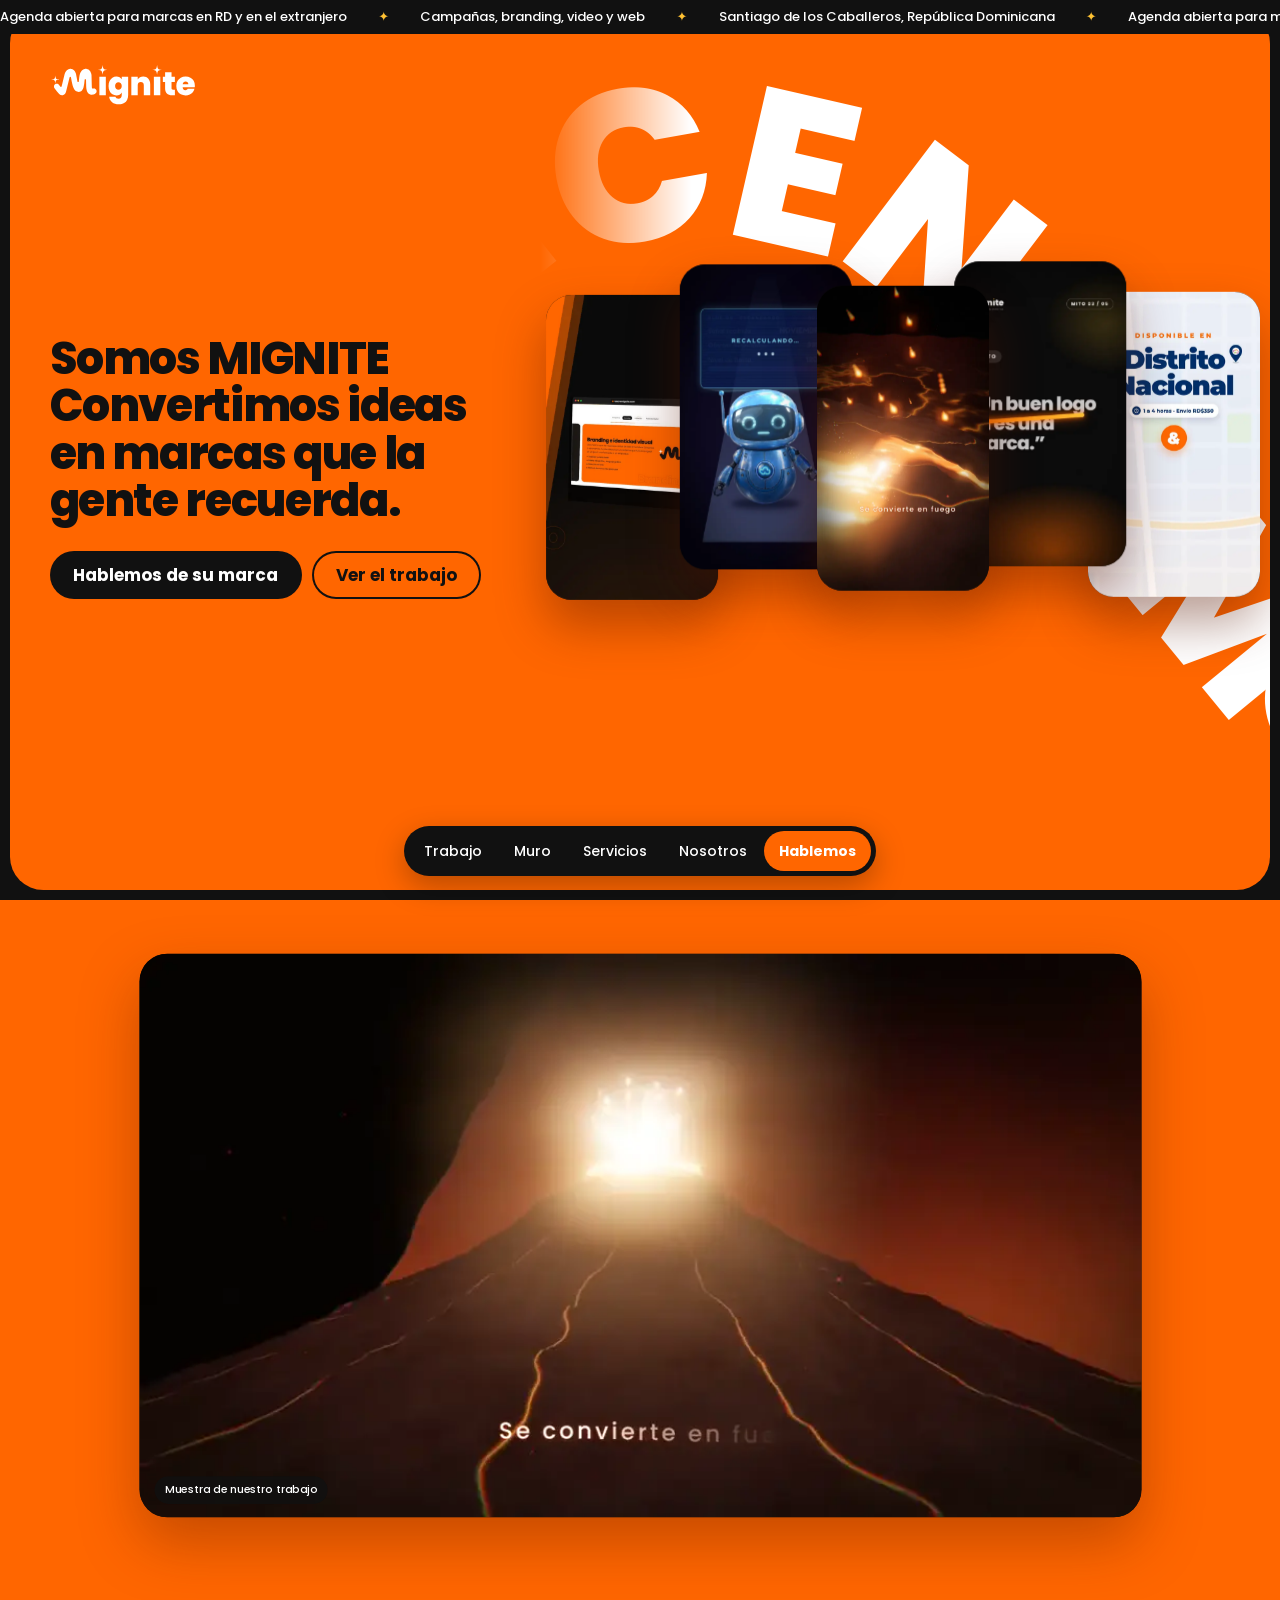
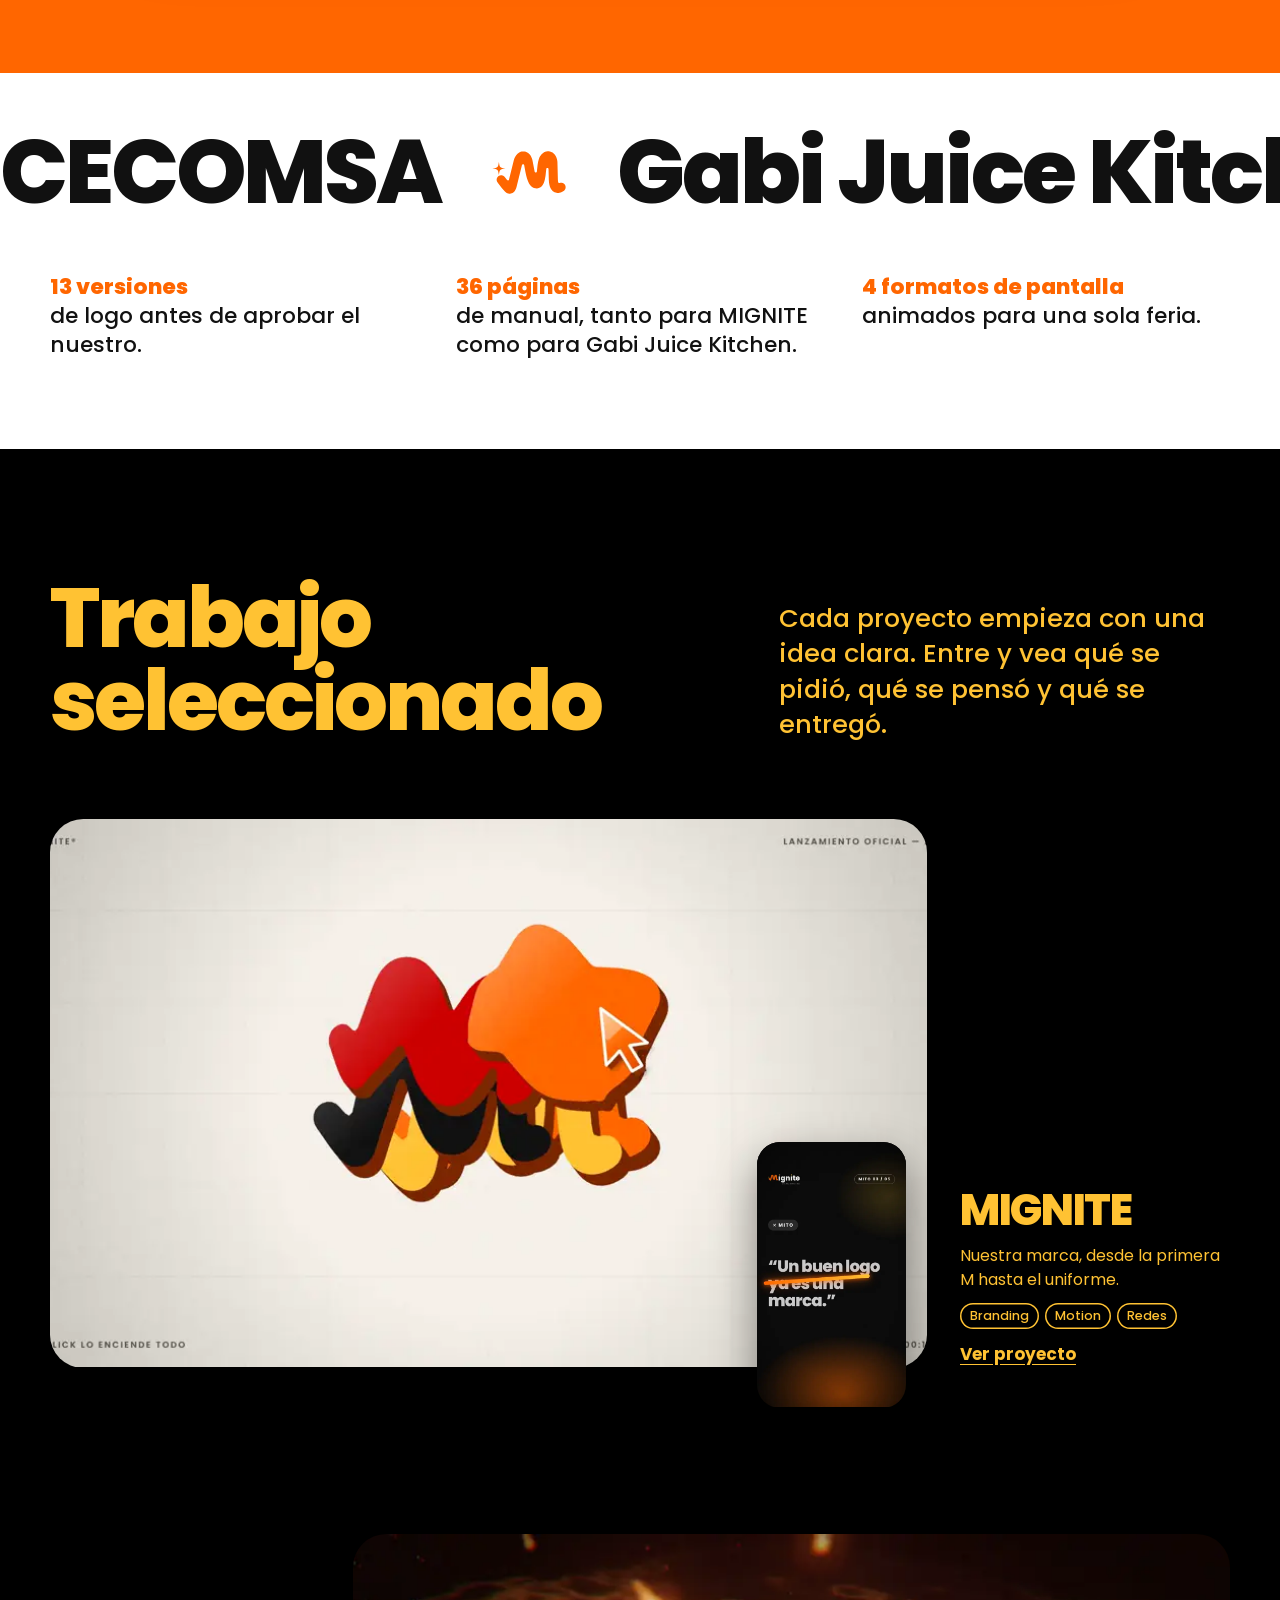
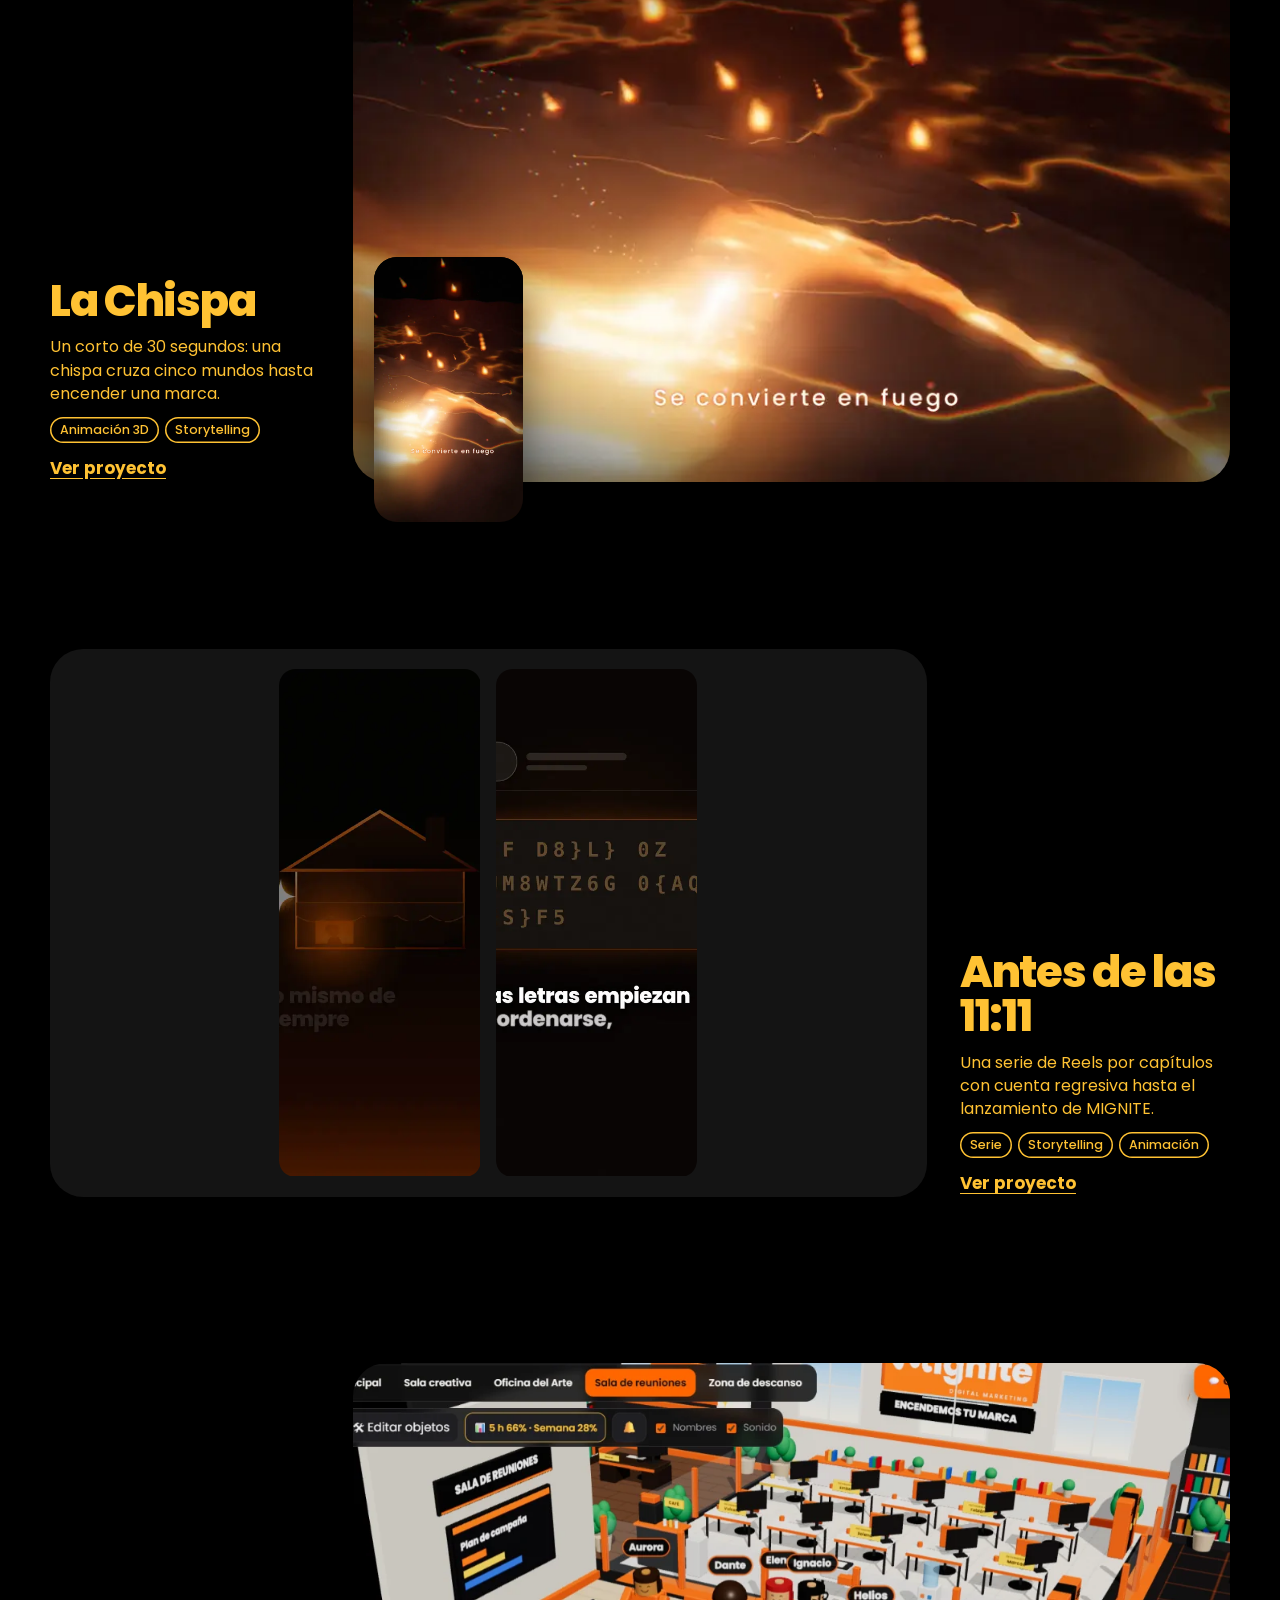
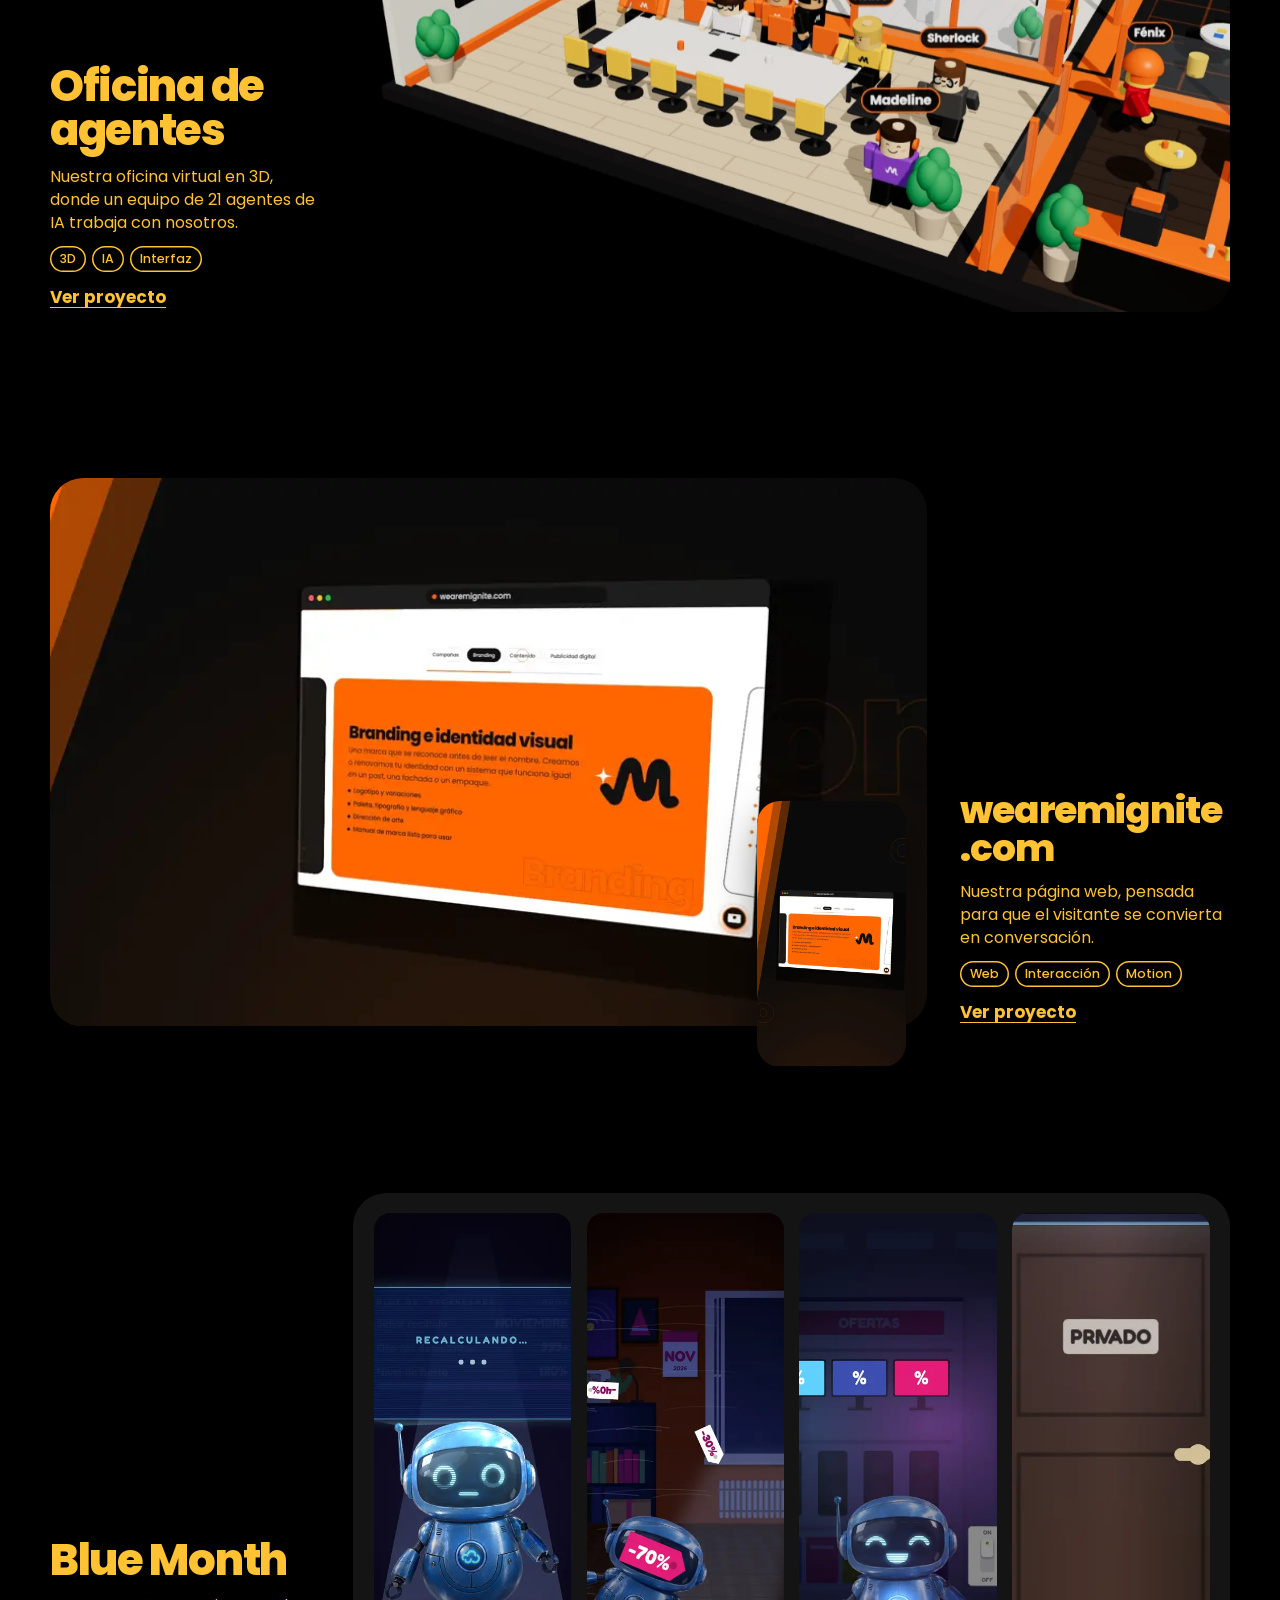
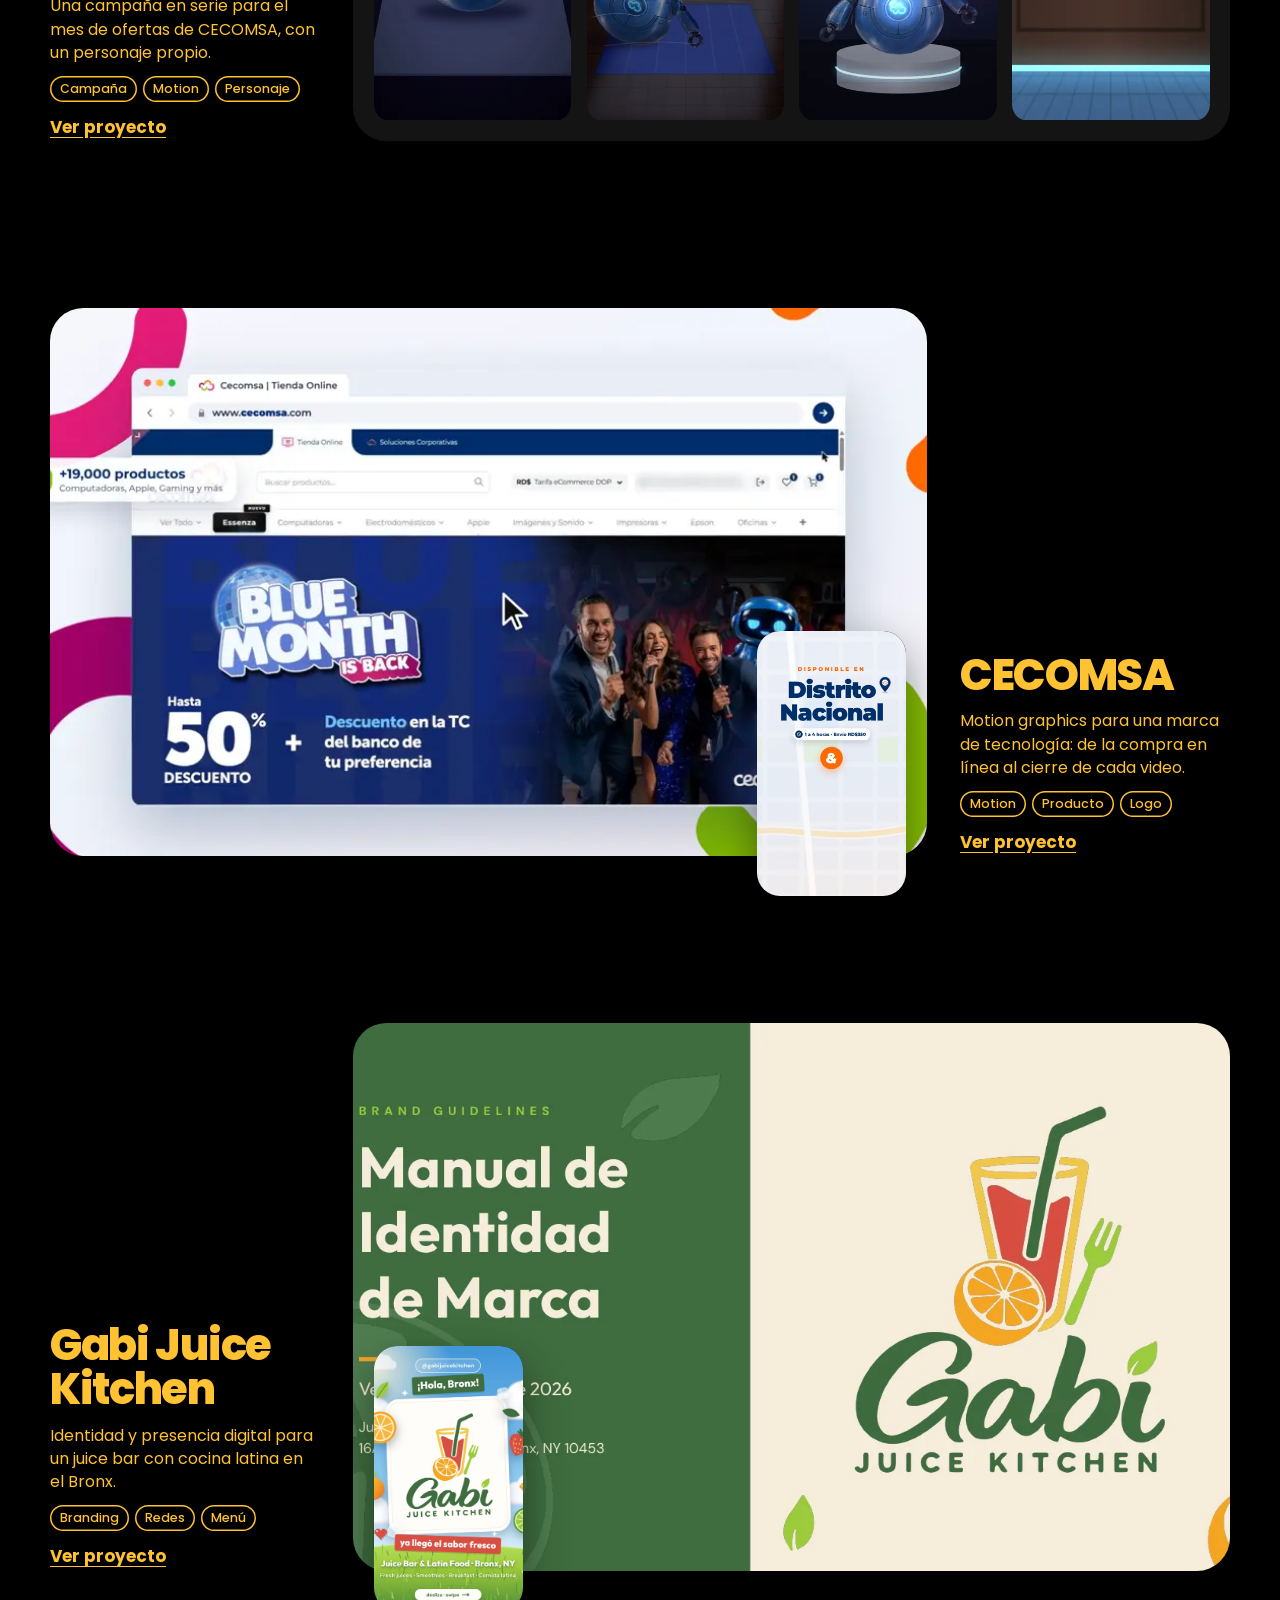
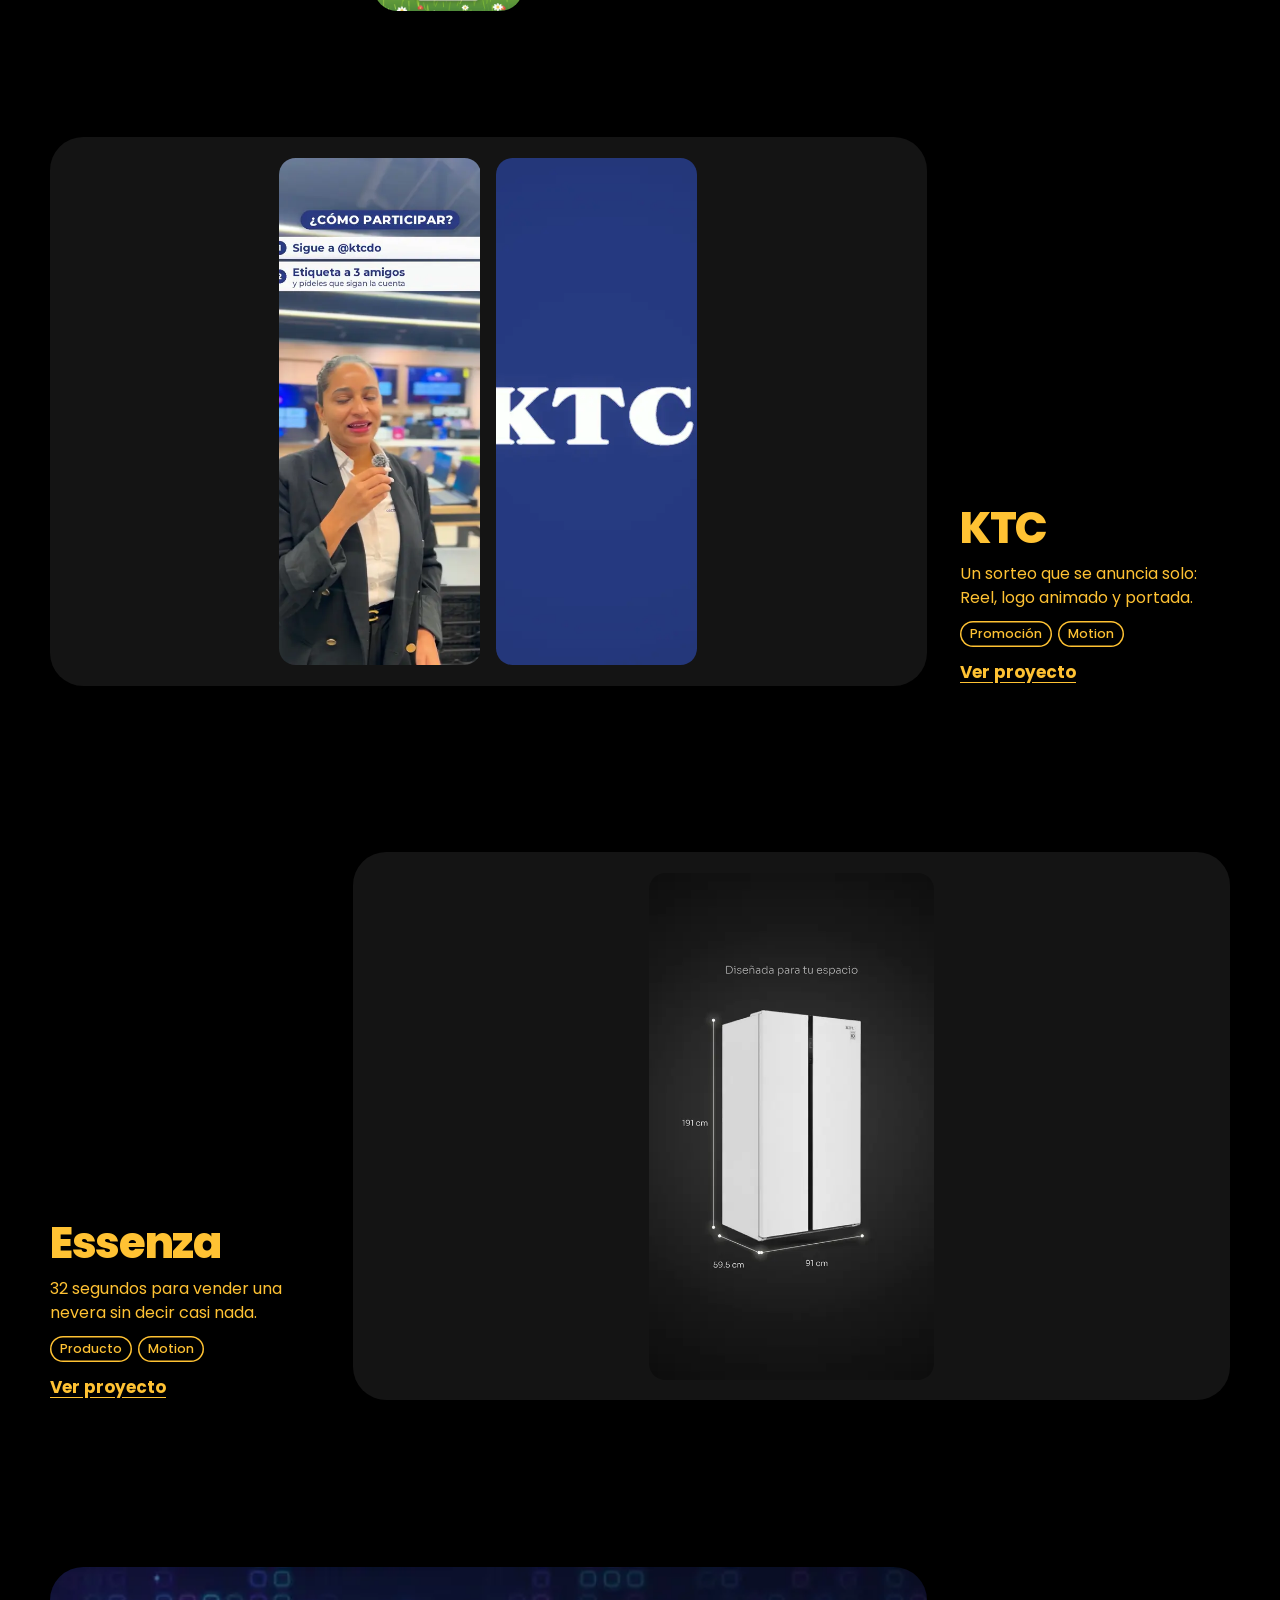
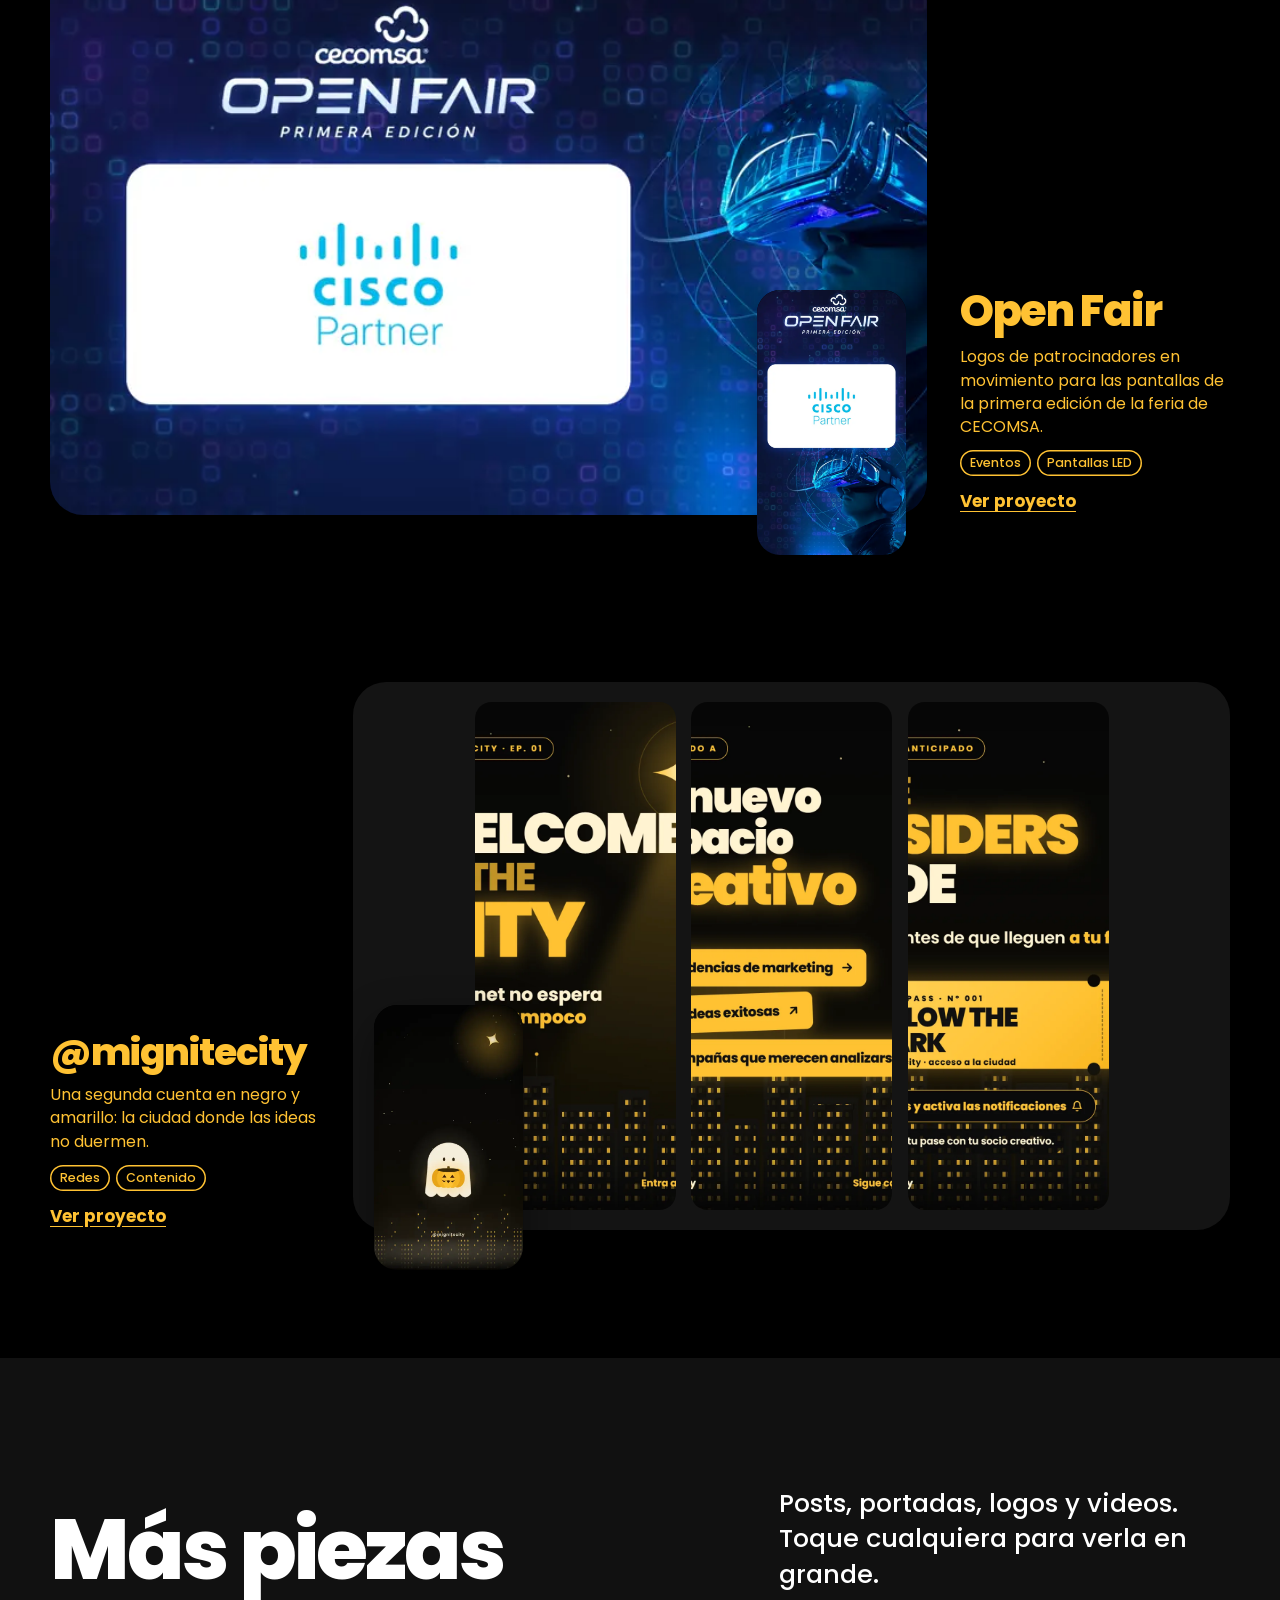
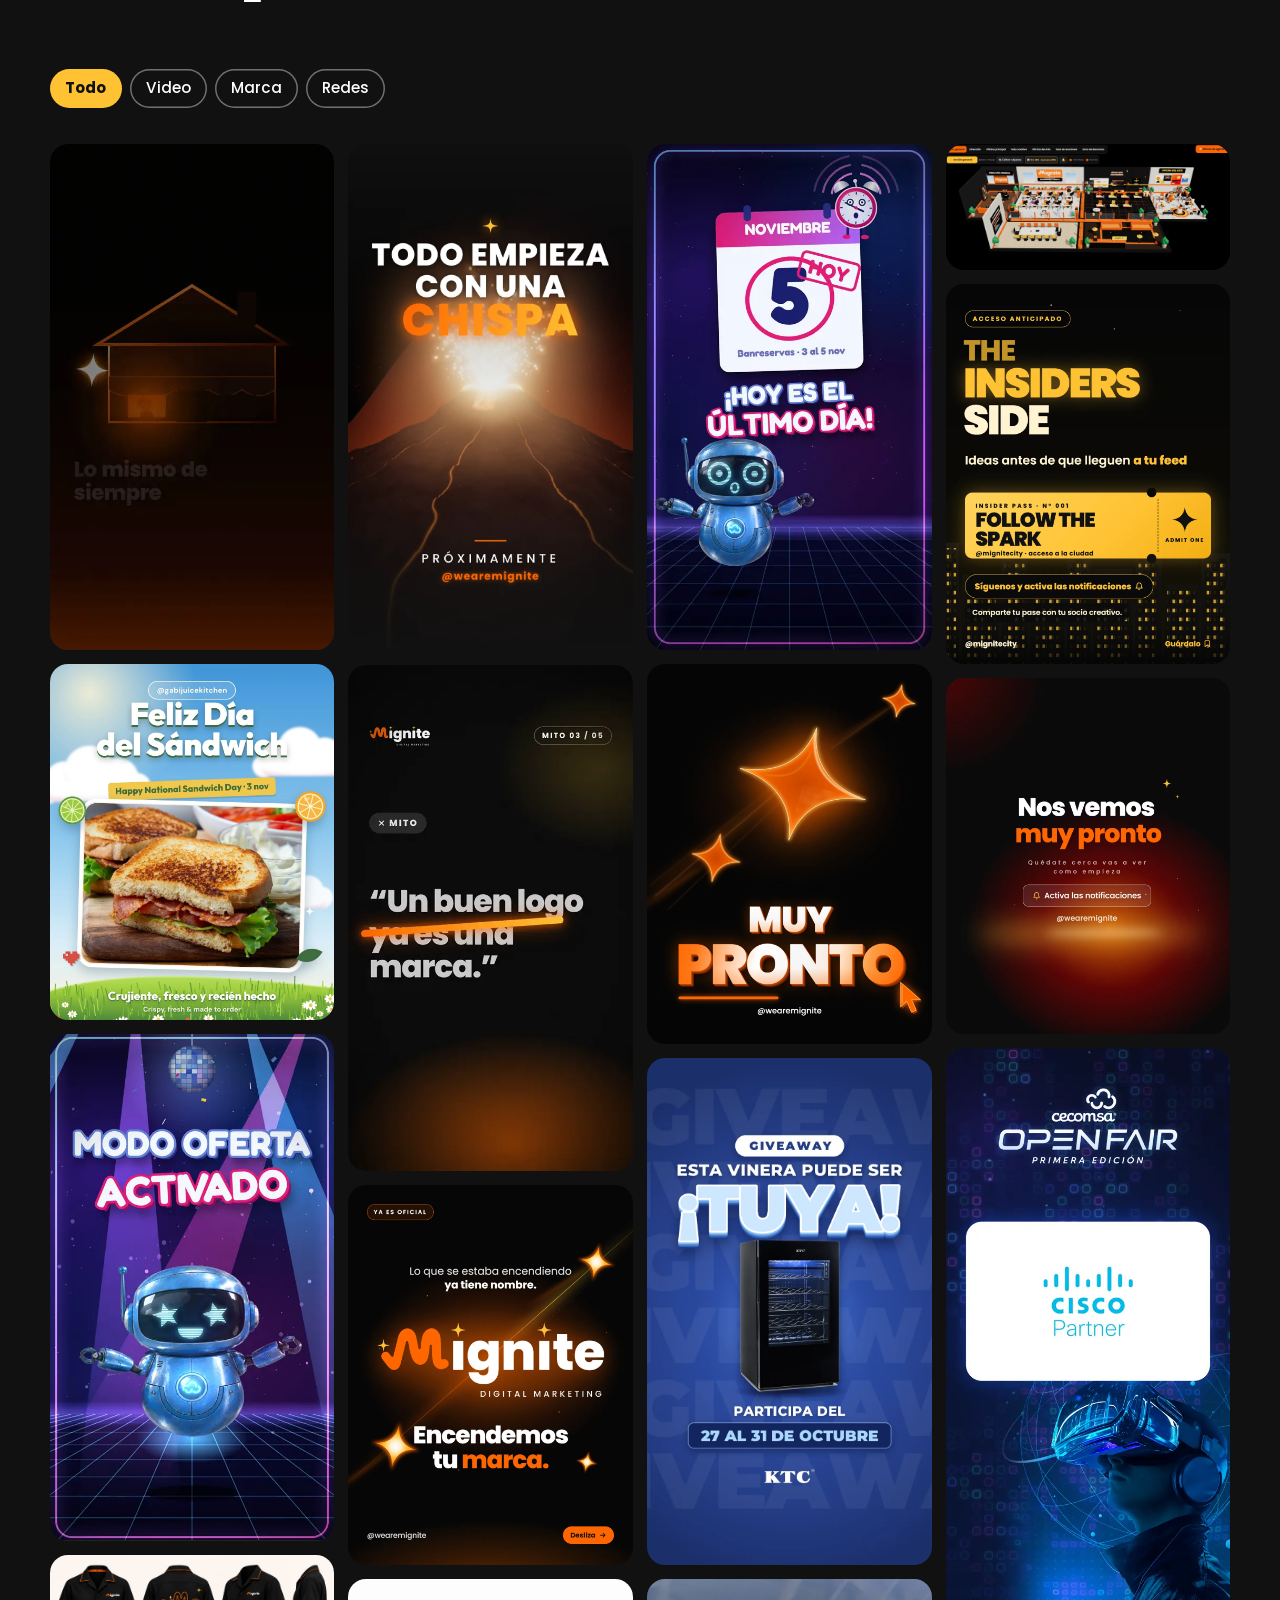
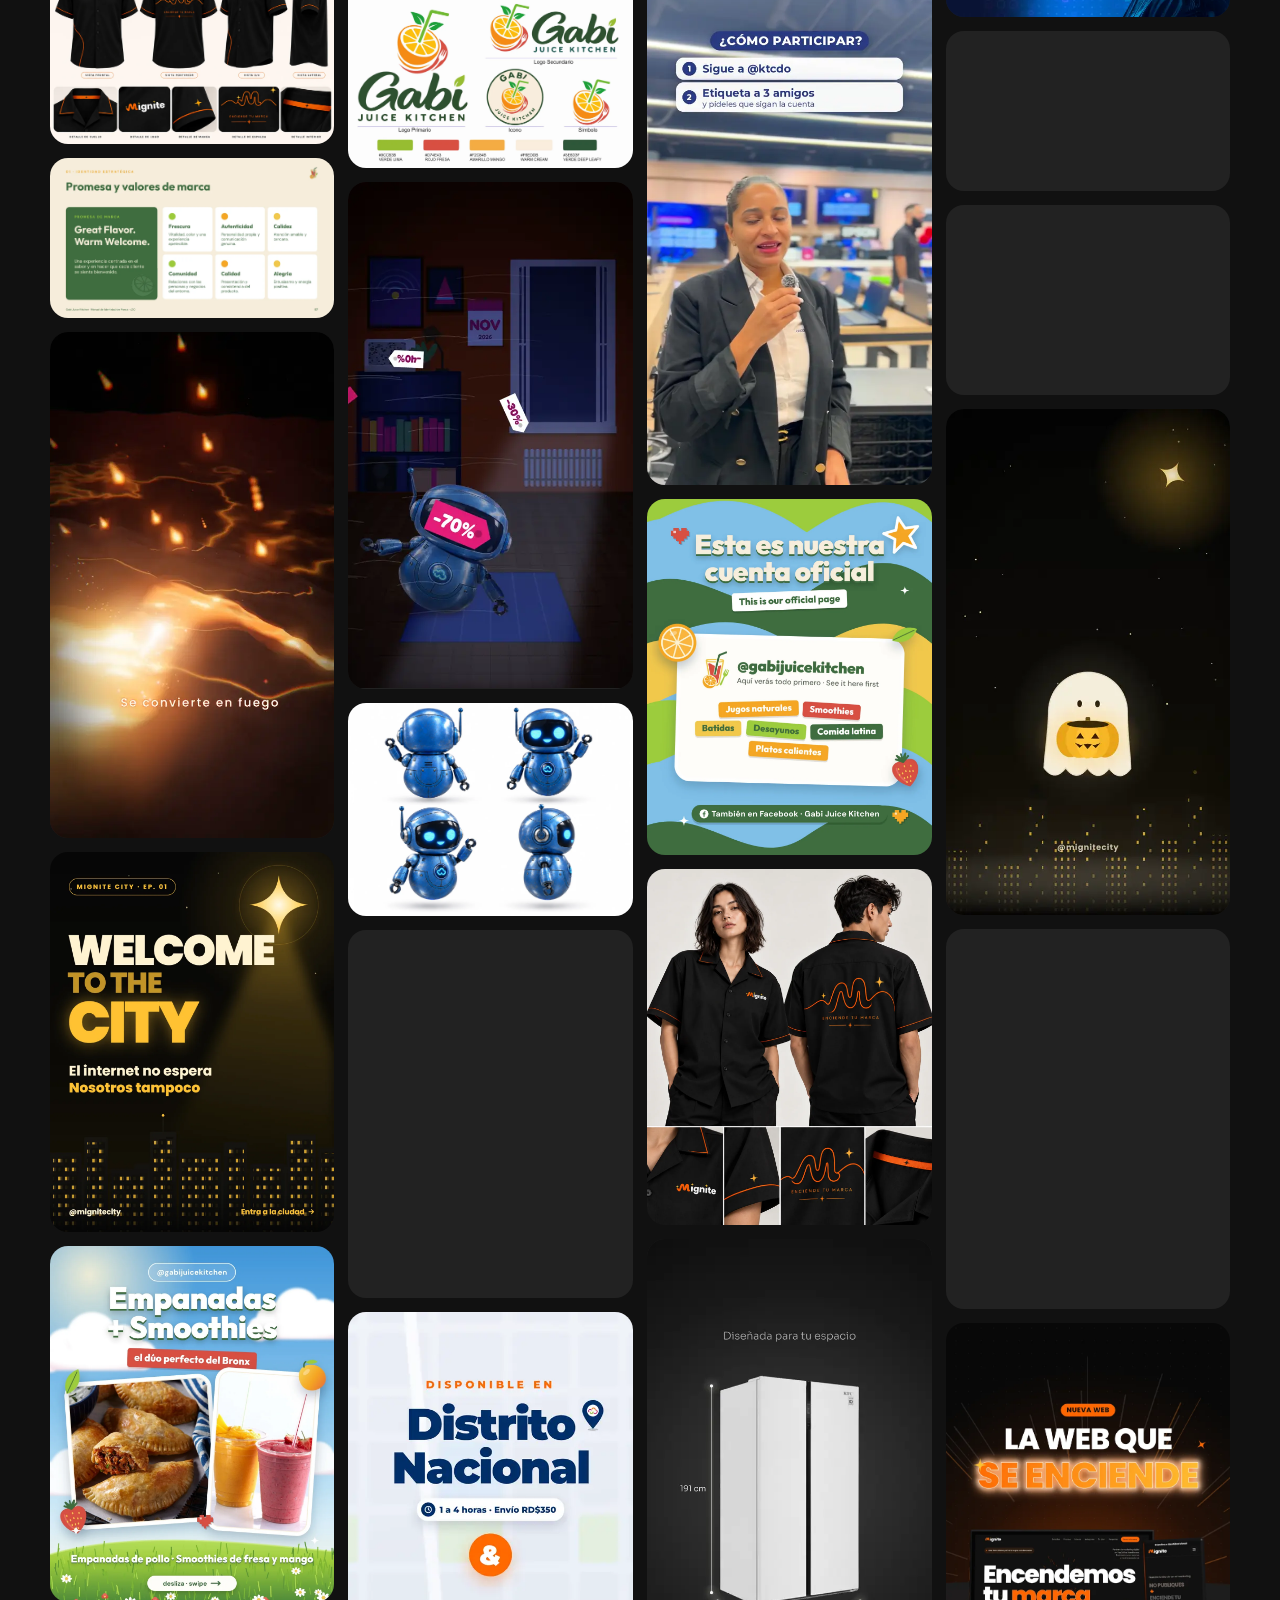
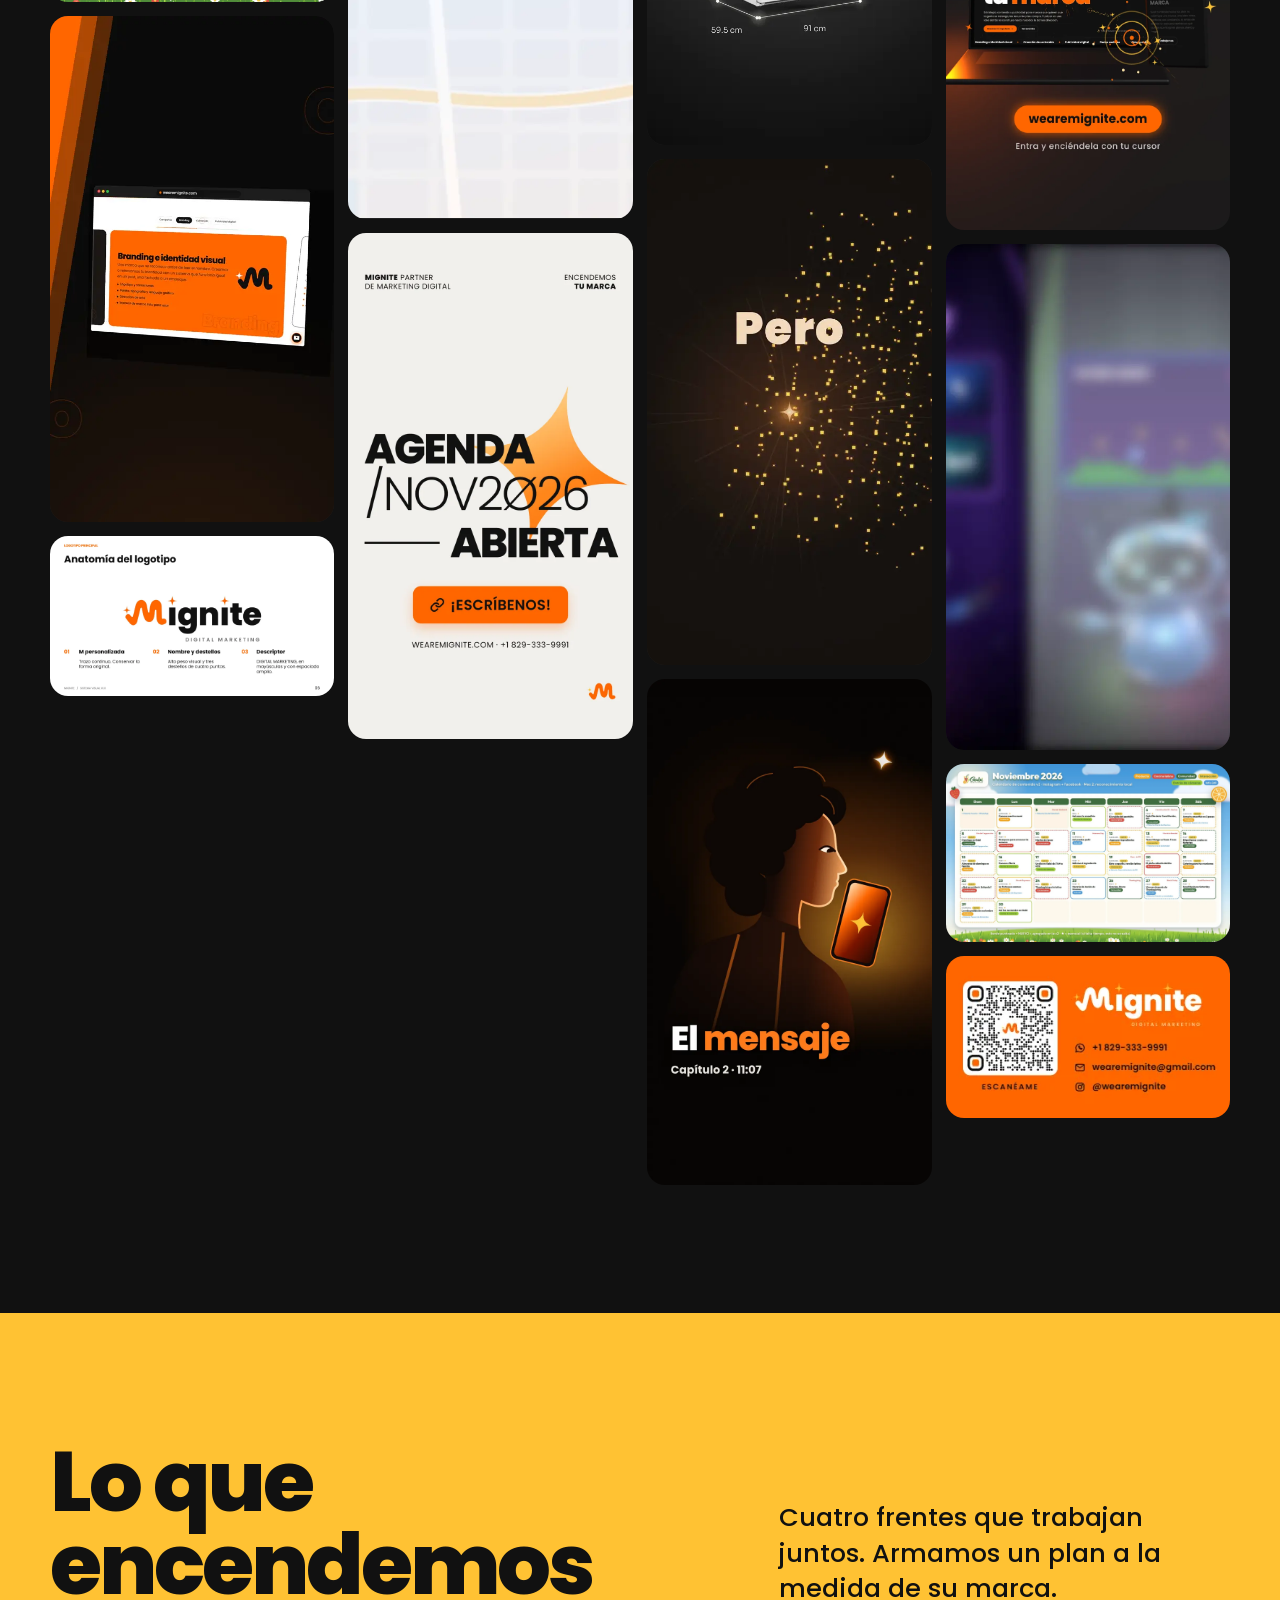
<file: index.html>
<!doctype html><html lang="es-DO"><head><meta charset="utf-8">
<meta name="viewport" content="width=device-width,initial-scale=1">
<title>Portafolio | MIGNITE, agencia de marketing digital</title><meta name="description" content="Campañas, branding, video, motion graphics y páginas web de MIGNITE, agencia de marketing digital en Santiago, República Dominicana.">
<link rel="canonical" href="https://wearemignite.com/portafolio/">
<meta property="og:title" content="Portafolio | MIGNITE, agencia de marketing digital"><meta property="og:description" content="Campañas, branding, video, motion graphics y páginas web de MIGNITE, agencia de marketing digital en Santiago, República Dominicana.">
<meta property="og:type" content="website"><meta property="og:url" content="https://wearemignite.com/portafolio/"><meta property="og:image" content="https://wearemignite.com/portafolio/assets/og.jpg">
<meta name="twitter:card" content="summary_large_image"><meta name="theme-color" content="#FF6600">
<link rel="icon" href="assets/i/iso-color.svg" type="image/svg+xml">
<link rel="preload" href="assets/fonts/Poppins-ExtraBold.woff2" as="font" type="font/woff2" crossorigin>
<link rel="stylesheet" href="assets/site.css?v=3"><script type="application/ld+json">{"@context": "https://schema.org", "@type": "ProfessionalService", "name": "MIGNITE", "url": "https://wearemignite.com", "logo": "https://wearemignite.com/portafolio/assets/i/iso-color.svg", "email": "wearemignite@gmail.com", "telephone": "+1-829-333-9991", "description": "Agencia de marketing digital y publicidad en Santiago de los Caballeros, República Dominicana.", "address": {"@type": "PostalAddress", "addressLocality": "Santiago de los Caballeros", "addressCountry": "DO"}, "sameAs": ["https://www.instagram.com/wearemignite/", "https://www.linkedin.com/company/wearemignite"]}</script></head><body>
<a class="skip" href="#trabajo">Ir al trabajo</a><div class="bezel" aria-hidden="true"></div><div class="ticker" aria-hidden="true"><div><span>Agenda abierta para marcas en RD y en el extranjero</span><i>✦</i><span>Campañas, branding, video y web</span><i>✦</i><span>Santiago de los Caballeros, República Dominicana</span><i>✦</i><span>Agenda abierta para marcas en RD y en el extranjero</span><i>✦</i><span>Campañas, branding, video y web</span><i>✦</i><span>Santiago de los Caballeros, República Dominicana</span><i>✦</i><span>Agenda abierta para marcas en RD y en el extranjero</span><i>✦</i><span>Campañas, branding, video y web</span><i>✦</i><span>Santiago de los Caballeros, República Dominicana</span><i>✦</i><span>Agenda abierta para marcas en RD y en el extranjero</span><i>✦</i><span>Campañas, branding, video y web</span><i>✦</i><span>Santiago de los Caballeros, República Dominicana</span><i>✦</i></div></div>
<header class="top"><a class="brand" href="https://wearemignite.com" aria-label="MIGNITE"><img src="assets/i/wordmark-blanco.svg" alt="MIGNITE" width="900" height="250"></a></header>
<main>
<section class="hero">
<div class="hero-copy"><h1>Somos MIGNITE<br>Convertimos ideas en marcas que la gente recuerda.</h1>
<div class="hero-cta"><a class="btn solid" href="https://wa.me/18293339991?text=Hola%20MIGNITE%2C%20vi%20su%20portafolio%20y%20quisiera%20hablar%20de%20mi%20marca." target="_blank" rel="noopener">Hablemos de su marca</a><a class="btn ghost" href="#trabajo">Ver el trabajo</a></div></div>
<div class="stage"><svg class="wave" viewBox="0 0 1600 600" preserveAspectRatio="xMidYMid slice" aria-hidden="true"><defs><path id="m" d="M-900,530 C-640.0,530 -640.0,140 -380,140 C-120.0,140 -120.0,530 140,530 C400.0,530 400.0,140 660,140 C920.0,140 920.0,530 1180,530 C1440.0,530 1440.0,140 1700,140 C1960.0,140 1960.0,530 2220,530 C2480.0,530 2480.0,140 2740,140 C3000.0,140 3000.0,530 3260,530 C3520.0,530 3520.0,140 3780,140 C4040.0,140 4040.0,530 4300,530 C4560.0,530 4560.0,140 4820,140 C5080.0,140 5080.0,530 5340,530"/></defs><text><textPath href="#m" startOffset="0">ENCENDEMOS MARCAS ✦ ENCENDEMOS MARCAS ✦ ENCENDEMOS MARCAS ✦ ENCENDEMOS MARCAS ✦ ENCENDEMOS MARCAS ✦ ENCENDEMOS MARCAS ✦</textPath></text></svg><div class="deck"><button class="tile" data-full="assets/v/web-v.mp4" data-t="wearemignite.com" aria-label="Ver video: wearemignite.com"><span class="float"><span class="tilt"><video class="" muted loop playsinline preload="none" poster="assets/v/web-v.webp" data-src="assets/v/web-v-s.mp4" width="1080" height="1920" aria-hidden="true"></video><span class="glare"></span></span></span></button><button class="tile" data-full="assets/v/blue-teaser.mp4" data-t="Blue Month" aria-label="Ver video: Blue Month"><span class="float"><span class="tilt"><video class="" muted loop playsinline preload="none" poster="assets/v/blue-teaser.webp" data-src="assets/v/blue-teaser-s.mp4" width="1080" height="1920" aria-hidden="true"></video><span class="glare"></span></span></span></button><button class="tile" data-full="assets/v/la-chispa-v.mp4" data-t="La Chispa" aria-label="Ver video: La Chispa"><span class="float"><span class="tilt"><video class="" muted loop playsinline preload="none" poster="assets/v/la-chispa-v.webp" data-src="assets/v/la-chispa-v-s.mp4" width="1080" height="1920" aria-hidden="true"></video><span class="glare"></span></span></span></button><button class="tile" data-full="assets/v/mito.mp4" data-t="Mito vs. Realidad" aria-label="Ver video: Mito vs. Realidad"><span class="float"><span class="tilt"><video class="" muted loop playsinline preload="none" poster="assets/v/mito.webp" data-src="assets/v/mito-s.mp4" width="1080" height="1920" aria-hidden="true"></video><span class="glare"></span></span></span></button><button class="tile" data-full="assets/v/cec-delivery.mp4" data-t="Delivery Express" aria-label="Ver video: Delivery Express"><span class="float"><span class="tilt"><video class="" muted loop playsinline preload="none" poster="assets/v/cec-delivery.webp" data-src="assets/v/cec-delivery-s.mp4" width="1080" height="1920" aria-hidden="true"></video><span class="glare"></span></span></span></button></div></div>
</section>
<section class="reel" aria-label="Video de muestra"><div class="reel-frame"><video class="" muted loop playsinline preload="none" poster="assets/v/reel.webp" data-src="assets/v/reel.mp4" width="1280" height="720" aria-hidden="true"></video><span class="tag">Muestra de nuestro trabajo</span></div></section>
<section class="proof" aria-label="Marcas"><div class="names"><div><span>CECOMSA</span><img src="assets/i/iso-color.svg" alt=""><span>Gabi Juice Kitchen</span><img src="assets/i/iso-color.svg" alt=""><span>KTC</span><img src="assets/i/iso-color.svg" alt=""><span>Essenza</span><img src="assets/i/iso-color.svg" alt=""><span>Open Fair</span><img src="assets/i/iso-color.svg" alt=""><span>Tech Fest</span><img src="assets/i/iso-color.svg" alt=""><span>Blue Month</span><img src="assets/i/iso-color.svg" alt=""></div><div aria-hidden="true"><span>CECOMSA</span><img src="assets/i/iso-color.svg" alt=""><span>Gabi Juice Kitchen</span><img src="assets/i/iso-color.svg" alt=""><span>KTC</span><img src="assets/i/iso-color.svg" alt=""><span>Essenza</span><img src="assets/i/iso-color.svg" alt=""><span>Open Fair</span><img src="assets/i/iso-color.svg" alt=""><span>Tech Fest</span><img src="assets/i/iso-color.svg" alt=""><span>Blue Month</span><img src="assets/i/iso-color.svg" alt=""></div></div>
<div class="facts"><p><b>13 versiones</b> de logo antes de aprobar el nuestro.</p><p><b>36 páginas</b> de manual, tanto para MIGNITE como para Gabi Juice Kitchen.</p><p><b>4 formatos de pantalla</b> animados para una sola feria.</p></div></section>
<section class="sec work" id="trabajo"><div class="sec-head" data-bg="#FF6600" data-fg="#111111"><h2>Trabajo seleccionado</h2><p class="lead">Cada proyecto empieza con una idea clara. Entre y vea qué se pidió, qué se pensó y qué se entregó.</p></div>
<div class="cases"><a class="case" href="trabajo/mignite.html" data-bg="#111111" data-fg="#FFFFFF">
<div class="case-media"><div class="main"><video class="" muted loop playsinline preload="none" poster="assets/v/lanz.webp" data-src="assets/v/lanz-s.mp4" width="1920" height="1080" aria-hidden="true"></video></div><div class="phone"><video class="" muted loop playsinline preload="none" poster="assets/v/mito.webp" data-src="assets/v/mito-s.mp4" width="1080" height="1920" aria-hidden="true"></video></div></div>
<div class="case-info"><h3>MIGNITE</h3><p>Nuestra marca, desde la primera M hasta el uniforme.</p><ul class="tags"><li>Branding</li><li>Motion</li><li>Redes</li></ul><span class="more">Ver proyecto</span></div></a><a class="case" href="trabajo/la-chispa.html" data-bg="#1B0A02" data-fg="#FFFFFF">
<div class="case-media"><div class="main"><video class="" muted loop playsinline preload="none" poster="assets/v/la-chispa.webp" data-src="assets/v/la-chispa-s.mp4" width="1920" height="1080" aria-hidden="true"></video></div><div class="phone"><video class="" muted loop playsinline preload="none" poster="assets/v/la-chispa-v.webp" data-src="assets/v/la-chispa-v-s.mp4" width="1080" height="1920" aria-hidden="true"></video></div></div>
<div class="case-info"><h3>La Chispa</h3><p>Un corto de 30 segundos: una chispa cruza cinco mundos hasta encender una marca.</p><ul class="tags"><li>Animación 3D</li><li>Storytelling</li></ul><span class="more">Ver proyecto</span></div></a><a class="case" href="trabajo/antes-de-las-1111.html" data-bg="#0D0907" data-fg="#FFFFFF"><div class="case-media"><div class="main"><div class="row-v"><div><video class="" muted loop playsinline preload="none" poster="assets/v/cap1.webp" data-src="assets/v/cap1-s.mp4" width="1080" height="1920" aria-hidden="true"></video></div><div><video class="" muted loop playsinline preload="none" poster="assets/v/cap2.webp" data-src="assets/v/cap2-s.mp4" width="1080" height="1920" aria-hidden="true"></video></div></div></div></div><div class="case-info"><h3 style="--n:10">Antes de las 11:11</h3><p>Una serie de Reels por capítulos con cuenta regresiva hasta el lanzamiento de MIGNITE.</p><ul class="tags"><li>Serie</li><li>Storytelling</li><li>Animación</li></ul><span class="more">Ver proyecto</span></div></a><a class="case" href="trabajo/oficina.html" data-bg="#0A0A0A" data-fg="#FFFFFF"><div class="case-media"><div class="main"><img src="assets/p/ofi-cover.webp" width="1091" height="682" alt="" loading=lazy decoding=async></div></div><div class="case-info"><h3 style="--n:10">Oficina de agentes</h3><p>Nuestra oficina virtual en 3D, donde un equipo de 21 agentes de IA trabaja con nosotros.</p><ul class="tags"><li>3D</li><li>IA</li><li>Interfaz</li></ul><span class="more">Ver proyecto</span></div></a><a class="case" href="trabajo/web.html" data-bg="#FF6600" data-fg="#111111">
<div class="case-media"><div class="main"><video class="" muted loop playsinline preload="none" poster="assets/v/web.webp" data-src="assets/v/web-s.mp4" width="1920" height="1080" aria-hidden="true"></video></div><div class="phone"><video class="" muted loop playsinline preload="none" poster="assets/v/web-v.webp" data-src="assets/v/web-v-s.mp4" width="1080" height="1920" aria-hidden="true"></video></div></div>
<div class="case-info"><h3 style="--n:12">wearemignite<wbr>.com</h3><p>Nuestra página web, pensada para que el visitante se convierta en conversación.</p><ul class="tags"><li>Web</li><li>Interacción</li><li>Motion</li></ul><span class="more">Ver proyecto</span></div></a><a class="case" href="trabajo/blue-month.html" data-bg="#0B1FB0" data-fg="#FFFFFF">
<div class="case-media"><div class="main"><div class="row-v"><div><video class="" muted loop playsinline preload="none" poster="assets/v/blue-teaser.webp" data-src="assets/v/blue-teaser-s.mp4" width="1080" height="1920" aria-hidden="true"></video></div><div><video class="" muted loop playsinline preload="none" poster="assets/v/blue-tormenta.webp" data-src="assets/v/blue-tormenta-s.mp4" width="1080" height="1920" aria-hidden="true"></video></div><div><video class="" muted loop playsinline preload="none" poster="assets/v/blue-still.webp" data-src="assets/v/blue-still-s.mp4" width="1080" height="1920" aria-hidden="true"></video></div><div><video class="" muted loop playsinline preload="none" poster="assets/v/blue-donde.webp" data-src="assets/v/blue-donde-s.mp4" width="1080" height="1920" aria-hidden="true"></video></div></div></div></div>
<div class="case-info"><h3>Blue Month</h3><p>Una campaña en serie para el mes de ofertas de CECOMSA, con un personaje propio.</p><ul class="tags"><li>Campaña</li><li>Motion</li><li>Personaje</li></ul><span class="more">Ver proyecto</span></div></a><a class="case" href="trabajo/cecomsa.html" data-bg="#FFFFFF" data-fg="#111111">
<div class="case-media"><div class="main"><video class="" muted loop playsinline preload="none" poster="assets/v/cec-motion.webp" data-src="assets/v/cec-motion-s.mp4" width="1920" height="1080" aria-hidden="true"></video></div><div class="phone"><video class="" muted loop playsinline preload="none" poster="assets/v/cec-delivery.webp" data-src="assets/v/cec-delivery-s.mp4" width="1080" height="1920" aria-hidden="true"></video></div></div>
<div class="case-info"><h3>CECOMSA</h3><p>Motion graphics para una marca de tecnología: de la compra en línea al cierre de cada video.</p><ul class="tags"><li>Motion</li><li>Producto</li><li>Logo</li></ul><span class="more">Ver proyecto</span></div></a><a class="case" href="trabajo/gabi.html" data-bg="#BDE3F5" data-fg="#17452A">
<div class="case-media"><div class="main"><img src="assets/p/gjk-man-1.webp" width="1281" height="720" alt="Gabi Juice Kitchen" loading=lazy decoding=async></div><div class="phone"><img src="assets/p/gjk-1.webp" width="1080" height="1350" alt="Gabi Juice Kitchen" loading=lazy decoding=async></div></div>
<div class="case-info"><h3>Gabi Juice Kitchen</h3><p>Identidad y presencia digital para un juice bar con cocina latina en el Bronx.</p><ul class="tags"><li>Branding</li><li>Redes</li><li>Menú</li></ul><span class="more">Ver proyecto</span></div></a><a class="case" href="trabajo/ktc.html" data-bg="#3A0A18" data-fg="#FFFFFF">
<div class="case-media"><div class="main"><div class="row-v"><div><video class="" muted loop playsinline preload="none" poster="assets/v/ktc-give.webp" data-src="assets/v/ktc-give-s.mp4" width="1080" height="1920" aria-hidden="true"></video></div><div><video class="" muted loop playsinline preload="none" poster="assets/v/ktc-logo.webp" data-src="assets/v/ktc-logo-s.mp4" width="1080" height="1920" aria-hidden="true"></video></div></div></div></div>
<div class="case-info"><h3>KTC</h3><p>Un sorteo que se anuncia solo: Reel, logo animado y portada.</p><ul class="tags"><li>Promoción</li><li>Motion</li></ul><span class="more">Ver proyecto</span></div></a><a class="case" href="trabajo/essenza.html" data-bg="#0E0E0E" data-fg="#FFFFFF">
<div class="case-media"><div class="main"><div class="row-v"><div><video class="" muted loop playsinline preload="none" poster="assets/v/essenza.webp" data-src="assets/v/essenza-s.mp4" width="1080" height="1920" aria-hidden="true"></video></div></div></div></div>
<div class="case-info"><h3>Essenza</h3><p>32 segundos para vender una nevera sin decir casi nada.</p><ul class="tags"><li>Producto</li><li>Motion</li></ul><span class="more">Ver proyecto</span></div></a><a class="case" href="trabajo/open-fair.html" data-bg="#0B1B5C" data-fg="#FFFFFF">
<div class="case-media"><div class="main"><video class="" muted loop playsinline preload="none" poster="assets/v/of-central.webp" data-src="assets/v/of-central-s.mp4" width="1536" height="768" aria-hidden="true"></video></div><div class="phone"><video class="" muted loop playsinline preload="none" poster="assets/v/of-totem.webp" data-src="assets/v/of-totem-s.mp4" width="1024" height="2048" aria-hidden="true"></video></div></div>
<div class="case-info"><h3>Open Fair</h3><p>Logos de patrocinadores en movimiento para las pantallas de la primera edición de la feria de CECOMSA.</p><ul class="tags"><li>Eventos</li><li>Pantallas LED</li></ul><span class="more">Ver proyecto</span></div></a><a class="case" href="trabajo/mignite-city.html" data-bg="#000000" data-fg="#FFC233">
<div class="case-media"><div class="main"><div class="row-v"><div><img src="assets/p/city-1.webp" width="1050" height="1400" alt="@mignitecity" loading=lazy decoding=async></div><div><img src="assets/p/city-2.webp" width="1050" height="1400" alt="@mignitecity" loading=lazy decoding=async></div><div><img src="assets/p/city-3.webp" width="1050" height="1400" alt="@mignitecity" loading=lazy decoding=async></div></div></div><div class="phone"><video class="" muted loop playsinline preload="none" poster="assets/v/juaweling.webp" data-src="assets/v/juaweling-s.mp4" width="1080" height="1920" aria-hidden="true"></video></div></div>
<div class="case-info"><h3 style="--n:12">@mignitecity</h3><p>Una segunda cuenta en negro y amarillo: la ciudad donde las ideas no duermen.</p><ul class="tags"><li>Redes</li><li>Contenido</li></ul><span class="more">Ver proyecto</span></div></a></div></section>
<section class="sec wall" id="muro"><div class="sec-head"><h2>Más piezas</h2><p class="lead">Posts, portadas, logos y videos. Toque cualquiera para verla en grande.</p></div>
<div class="chips" role="group" aria-label="Filtrar piezas"><button data-f="todo" aria-pressed="true">Todo</button><button data-f="video" aria-pressed="false">Video</button><button data-f="marca" aria-pressed="false">Marca</button><button data-f="redes" aria-pressed="false">Redes</button></div>
<div class="grid"><button class="piece" data-k="video" data-full="assets/v/cap1.mp4" data-t="Antes de las 11:11 · Capítulo 1"><video class="" muted loop playsinline preload="none" poster="assets/v/cap1.webp" data-src="assets/v/cap1-s.mp4" width="1080" height="1920" aria-hidden="true"></video><span>Antes de las 11:11 · Capítulo 1</span></button><button class="piece" data-k="redes" data-full="assets/p/gjk-sand-1.webp" data-t="Día del Sándwich"><img src="assets/p/gjk-sand-1.webp" width="1080" height="1350" alt="Día del Sándwich" loading=lazy decoding=async><span>Día del Sándwich</span></button><button class="piece" data-k="video" data-full="assets/v/blue-oferta.mp4" data-t="Modo oferta activado"><video class="" muted loop playsinline preload="none" poster="assets/v/blue-oferta.webp" data-src="assets/v/blue-oferta-s.mp4" width="1080" height="1920" aria-hidden="true"></video><span>Modo oferta activado</span></button><button class="piece" data-k="marca" data-full="assets/p/mig-camisa.webp" data-t="Uniforme MIGNITE"><img src="assets/p/mig-camisa.webp" width="1400" height="933" alt="Uniforme MIGNITE" loading=lazy decoding=async><span>Uniforme MIGNITE</span></button><button class="piece" data-k="marca" data-full="assets/p/gjk-man-3.webp" data-t="Manual Gabi Juice Kitchen"><img src="assets/p/gjk-man-3.webp" width="1281" height="720" alt="Manual Gabi Juice Kitchen" loading=lazy decoding=async><span>Manual Gabi Juice Kitchen</span></button><button class="piece" data-k="video" data-full="assets/v/la-chispa-v.mp4" data-t="La Chispa, versión Reels"><video class="" muted loop playsinline preload="none" poster="assets/v/la-chispa-v.webp" data-src="assets/v/la-chispa-v-s.mp4" width="1080" height="1920" aria-hidden="true"></video><span>La Chispa, versión Reels</span></button><button class="piece" data-k="redes" data-full="assets/p/city-1.webp" data-t="Welcome to the City"><img src="assets/p/city-1.webp" width="1050" height="1400" alt="Welcome to the City" loading=lazy decoding=async><span>Welcome to the City</span></button><button class="piece" data-k="redes" data-full="assets/p/gjk-4.webp" data-t="Empanadas + Smoothies"><img src="assets/p/gjk-4.webp" width="1080" height="1350" alt="Empanadas + Smoothies" loading=lazy decoding=async><span>Empanadas + Smoothies</span></button><button class="piece" data-k="video" data-full="assets/v/web-v.mp4" data-t="Web, versión Reels"><video class="" muted loop playsinline preload="none" poster="assets/v/web-v.webp" data-src="assets/v/web-v-s.mp4" width="1080" height="1920" aria-hidden="true"></video><span>Web, versión Reels</span></button><button class="piece" data-k="marca" data-full="assets/p/mig-man-3.webp" data-t="Manual de identidad MIGNITE"><img src="assets/p/mig-man-3.webp" width="1600" height="900" alt="Manual de identidad MIGNITE" loading=lazy decoding=async><span>Manual de identidad MIGNITE</span></button><button class="piece" data-k="redes" data-full="assets/p/chispa-a.webp" data-t="Portada La Chispa"><img src="assets/p/chispa-a.webp" width="787" height="1400" alt="Portada La Chispa" loading=lazy decoding=async><span>Portada La Chispa</span></button><button class="piece" data-k="video" data-full="assets/v/mito.mp4" data-t="Mito vs. Realidad"><video class="" muted loop playsinline preload="none" poster="assets/v/mito.webp" data-src="assets/v/mito-s.mp4" width="1080" height="1920" aria-hidden="true"></video><span>Mito vs. Realidad</span></button><button class="piece" data-k="redes" data-full="assets/p/mig-lanz-1.webp" data-t="Carrusel de presentación"><img src="assets/p/mig-lanz-1.webp" width="1050" height="1400" alt="Carrusel de presentación" loading=lazy decoding=async><span>Carrusel de presentación</span></button><button class="piece" data-k="marca" data-full="assets/p/gjk-sistema.webp" data-t="Sistema de logos Gabi"><img src="assets/p/gjk-sistema.webp" width="1400" height="933" alt="Sistema de logos Gabi" loading=lazy decoding=async><span>Sistema de logos Gabi</span></button><button class="piece" data-k="video" data-full="assets/v/blue-tormenta.mp4" data-t="Tormenta de Ofertas"><video class="" muted loop playsinline preload="none" poster="assets/v/blue-tormenta.webp" data-src="assets/v/blue-tormenta-s.mp4" width="1080" height="1920" aria-hidden="true"></video><span>Tormenta de Ofertas</span></button><button class="piece" data-k="marca" data-full="assets/p/blue-robot.webp" data-t="Personaje Blue Month"><img src="assets/p/blue-robot.webp" width="1400" height="1050" alt="Personaje Blue Month" loading=lazy decoding=async><span>Personaje Blue Month</span></button><button class="piece" data-k="marca" data-full="assets/p/gjk-menu-2.webp" data-t="Menú Gabi Juice Kitchen"><img src="assets/p/gjk-menu-2.webp" width="1082" height="1400" alt="Menú Gabi Juice Kitchen" loading=lazy decoding=async><span>Menú Gabi Juice Kitchen</span></button><button class="piece" data-k="video" data-full="assets/v/cec-delivery.mp4" data-t="Delivery Express"><video class="" muted loop playsinline preload="none" poster="assets/v/cec-delivery.webp" data-src="assets/v/cec-delivery-s.mp4" width="1080" height="1920" aria-hidden="true"></video><span>Delivery Express</span></button><button class="piece" data-k="redes" data-full="assets/p/mig-agenda.webp" data-t="Agenda abierta"><img src="assets/p/mig-agenda.webp" width="788" height="1400" alt="Agenda abierta" loading=lazy decoding=async><span>Agenda abierta</span></button><button class="piece" data-k="video" data-full="assets/v/blue-tiempo.mp4" data-t="Blue vs. el tiempo"><video class="" muted loop playsinline preload="none" poster="assets/v/blue-tiempo.webp" data-src="assets/v/blue-tiempo-s.mp4" width="1080" height="1920" aria-hidden="true"></video><span>Blue vs. el tiempo</span></button><button class="piece" data-k="redes" data-full="assets/p/mig-pronto-1.webp" data-t="Muy pronto"><img src="assets/p/mig-pronto-1.webp" width="1050" height="1400" alt="Muy pronto" loading=lazy decoding=async><span>Muy pronto</span></button><button class="piece" data-k="redes" data-full="assets/p/ktc-cover.webp" data-t="Portada sorteo KTC"><img src="assets/p/ktc-cover.webp" width="787" height="1400" alt="Portada sorteo KTC" loading=lazy decoding=async><span>Portada sorteo KTC</span></button><button class="piece" data-k="video" data-full="assets/v/ktc-give.mp4" data-t="Sorteo KTC"><video class="" muted loop playsinline preload="none" poster="assets/v/ktc-give.webp" data-src="assets/v/ktc-give-s.mp4" width="1080" height="1920" aria-hidden="true"></video><span>Sorteo KTC</span></button><button class="piece" data-k="redes" data-full="assets/p/gjk-2.webp" data-t="Lanzamiento Gabi"><img src="assets/p/gjk-2.webp" width="1080" height="1350" alt="Lanzamiento Gabi" loading=lazy decoding=async><span>Lanzamiento Gabi</span></button><button class="piece" data-k="marca" data-full="assets/p/mig-look.webp" data-t="Lookbook del uniforme"><img src="assets/p/mig-look.webp" width="1120" height="1400" alt="Lookbook del uniforme" loading=lazy decoding=async><span>Lookbook del uniforme</span></button><button class="piece" data-k="video" data-full="assets/v/essenza.mp4" data-t="Essenza BCD-535W"><video class="" muted loop playsinline preload="none" poster="assets/v/essenza.webp" data-src="assets/v/essenza-s.mp4" width="1080" height="1920" aria-hidden="true"></video><span>Essenza BCD-535W</span></button><button class="piece" data-k="video" data-full="assets/v/teaser-3-v.mp4" data-t="Teaser de marca, versión Reels"><video class="" muted loop playsinline preload="none" poster="assets/v/teaser-3-v.webp" data-src="assets/v/teaser-3-v-s.mp4" width="1080" height="1920" aria-hidden="true"></video><span>Teaser de marca, versión Reels</span></button><button class="piece" data-k="redes" data-full="assets/p/cap2-portada.webp" data-t="Portada del Capítulo 2"><img src="assets/p/cap2-portada.webp" width="788" height="1400" alt="Portada del Capítulo 2" loading=lazy decoding=async><span>Portada del Capítulo 2</span></button><button class="piece" data-k="web" data-full="assets/p/ofi-1.webp" data-t="Oficina de agentes"><img src="assets/p/ofi-1.webp" width="1512" height="670" alt="Oficina de agentes" loading=lazy decoding=async><span>Oficina de agentes</span></button><button class="piece" data-k="redes" data-full="assets/p/city-3.webp" data-t="The Insiders Side"><img src="assets/p/city-3.webp" width="1050" height="1400" alt="The Insiders Side" loading=lazy decoding=async><span>The Insiders Side</span></button><button class="piece" data-k="redes" data-full="assets/p/mig-teaser-3.webp" data-t="Teaser de marca"><img src="assets/p/mig-teaser-3.webp" width="1080" height="1350" alt="Teaser de marca" loading=lazy decoding=async><span>Teaser de marca</span></button><button class="piece" data-k="video" data-full="assets/v/of-totem.mp4" data-t="Tótem Open Fair"><video class="" muted loop playsinline preload="none" poster="assets/v/of-totem.webp" data-src="assets/v/of-totem-s.mp4" width="1024" height="2048" aria-hidden="true"></video><span>Tótem Open Fair</span></button><button class="piece" data-k="marca" data-full="assets/p/gjk-man-5.webp" data-t="Identidad Gabi"><img src="assets/p/gjk-man-5.webp" width="1281" height="720" alt="Identidad Gabi" loading=lazy decoding=async><span>Identidad Gabi</span></button><button class="piece" data-k="marca" data-full="assets/p/mig-tecnica.webp" data-t="Ficha técnica de la camisa"><img src="assets/p/mig-tecnica.webp" width="1400" height="933" alt="Ficha técnica de la camisa" loading=lazy decoding=async><span>Ficha técnica de la camisa</span></button><button class="piece" data-k="video" data-full="assets/v/juaweling.mp4" data-t="Tendencia en @mignitecity"><video class="" muted loop playsinline preload="none" poster="assets/v/juaweling.webp" data-src="assets/v/juaweling-s.mp4" width="1080" height="1920" aria-hidden="true"></video><span>Tendencia en @mignitecity</span></button><button class="piece" data-k="redes" data-full="assets/p/mig-lanz-4.webp" data-t="Manifiesto"><img src="assets/p/mig-lanz-4.webp" width="1050" height="1400" alt="Manifiesto" loading=lazy decoding=async><span>Manifiesto</span></button><button class="piece" data-k="redes" data-full="assets/p/web-cover.webp" data-t="Portada del video web"><img src="assets/p/web-cover.webp" width="787" height="1400" alt="Portada del video web" loading=lazy decoding=async><span>Portada del video web</span></button><button class="piece" data-k="video" data-full="assets/v/blue-zona.mp4" data-t="Encuentra tu Zona"><video class="" muted loop playsinline preload="none" poster="assets/v/blue-zona.webp" data-src="assets/v/blue-zona-s.mp4" width="1080" height="1920" aria-hidden="true"></video><span>Encuentra tu Zona</span></button><button class="piece" data-k="redes" data-full="assets/p/gjk-cal.webp" data-t="Calendario mensual"><img src="assets/p/gjk-cal.webp" width="1400" height="875" alt="Calendario mensual" loading=lazy decoding=async><span>Calendario mensual</span></button><button class="piece" data-k="marca" data-full="assets/p/mig-t-reverso.webp" data-t="Tarjeta de presentación"><img src="assets/p/mig-t-reverso.webp" width="336" height="192" alt="Tarjeta de presentación" loading=lazy decoding=async><span>Tarjeta de presentación</span></button></div></section>
<section class="sec services" id="servicios"><div class="sec-head"><h2>Lo que encendemos</h2><p class="lead">Cuatro frentes que trabajan juntos. Armamos un plan a la medida de su marca.</p></div>
<div class="bento"><article class="card"><div class="bg"><video class="" muted loop playsinline preload="none" poster="assets/v/blue-teaser.webp" data-src="assets/v/blue-teaser-s.mp4" width="1080" height="1920" aria-hidden="true"></video></div><h3>Campañas publicitarias</h3><p>Una idea central y todo lo necesario para que llegue lejos: concepto, mensaje, piezas y seguimiento.</p></article><article class="card"><div class="bg"><img src="assets/p/gjk-sistema.webp" width="1400" height="933" alt="" loading=lazy decoding=async></div><h3>Branding e identidad</h3><p>Marcas que se reconocen antes de leer el nombre, con manual listo para usar.</p></article><article class="card"><div class="bg"><img src="assets/p/gjk-4.webp" width="1080" height="1350" alt="" loading=lazy decoding=async></div><h3>Creación de contenido</h3><p>Diseño, video, motion graphics y textos que responden a un objetivo.</p></article><article class="card"><div class="bg"><video class="" muted loop playsinline preload="none" poster="assets/v/web-v.webp" data-src="assets/v/web-v-s.mp4" width="1080" height="1920" aria-hidden="true"></video></div><h3>Publicidad digital y web</h3><p>Anuncios, segmentación y páginas pensadas para recibir clientes, con reportes que se entienden.</p></article></div><p class="also">También nos encargamos de redes sociales y comunidad, calendario editorial, eventos, reportes de métricas, y automatizaciones de marketing con inteligencia artificial.</p></section>
<section class="sec process"><div class="sec-head"><h2>Encendemos su marca en 4 pasos</h2></div><ol class="steps" style="list-style:none;margin:0;padding:0"><li><h3>Descubrimos</h3><p>Conocemos su marca, su público y lo que hoy le impide crecer.</p></li><li><h3>Planificamos</h3><p>Definimos la estrategia y el calendario, y le explicamos por qué.</p></li><li><h3>Creamos</h3><p>Diseñamos contenido y campañas con identidad propia. Usted aprueba antes de publicar.</p></li><li><h3>Encendemos</h3><p>Publicamos, medimos resultados y optimizamos cada mes.</p></li></ol></section>
<section class="sec team" id="nosotros"><div class="team-grid"><img class="mike" src="assets/p/mike.webp" alt="Mike Santos, fundador de MIGNITE" width="1024" height="1024" loading="lazy">
<div><h2>Las personas detrás del trabajo</h2><p class="lead" style="margin-top:18px;max-width:40ch">Un equipo pequeño en Santiago, República Dominicana, que trabaja con marcas de aquí y de afuera. Usted habla directo con quien hace el trabajo.</p><ul class="people"><li><b>Mike Santos</b><span>Founder &amp; Director</span></li><li><b>Albany Santos</b><span>Project Manager &amp; Commercial Relations</span></li><li><b>Daniella Sánchez</b><span>Content Manager</span></li><li><b>Aneurelis Cruz</b><span>Content Producer</span></li></ul></div></div></section>
<section class="cta" id="hablemos"><h2>Hablemos de su marca</h2><p>Cuéntenos qué quiere lograr y vemos juntos cómo hacerlo realidad.</p>
<div class="row"><a class="btn solid" href="https://wa.me/18293339991?text=Hola%20MIGNITE%2C%20vi%20su%20portafolio%20y%20quisiera%20hablar%20de%20mi%20marca." target="_blank" rel="noopener">Escribir por WhatsApp</a><a class="btn ghost" href="mailto:wearemignite@gmail.com">wearemignite@gmail.com</a></div>
<div class="foot"><a href="https://www.instagram.com/wearemignite/" target="_blank" rel="noopener">Instagram</a><a href="https://www.linkedin.com/company/wearemignite" target="_blank" rel="noopener">LinkedIn</a><a href="https://wearemignite.com">wearemignite.com</a><span>© 2026 MIGNITE</span></div></section>
</main><nav class="dock" aria-label="Principal"><a href="index.html#trabajo">Trabajo</a><a class="hide-s" href="index.html#muro">Muro</a><a href="index.html#servicios">Servicios</a><a href="index.html#nosotros">Nosotros</a><a class="go" href="https://wa.me/18293339991?text=Hola%20MIGNITE%2C%20vi%20su%20portafolio%20y%20quisiera%20hablar%20de%20mi%20marca." target="_blank" rel="noopener">Hablemos</a></nav><dialog class="lb" aria-label="Vista ampliada"><div class="lb-media"></div><div class="lb-bar"><span class="lb-cap"></span><button class="lb-x">Cerrar</button></div></dialog><script src="assets/site.js" defer></script></body></html>
</file>
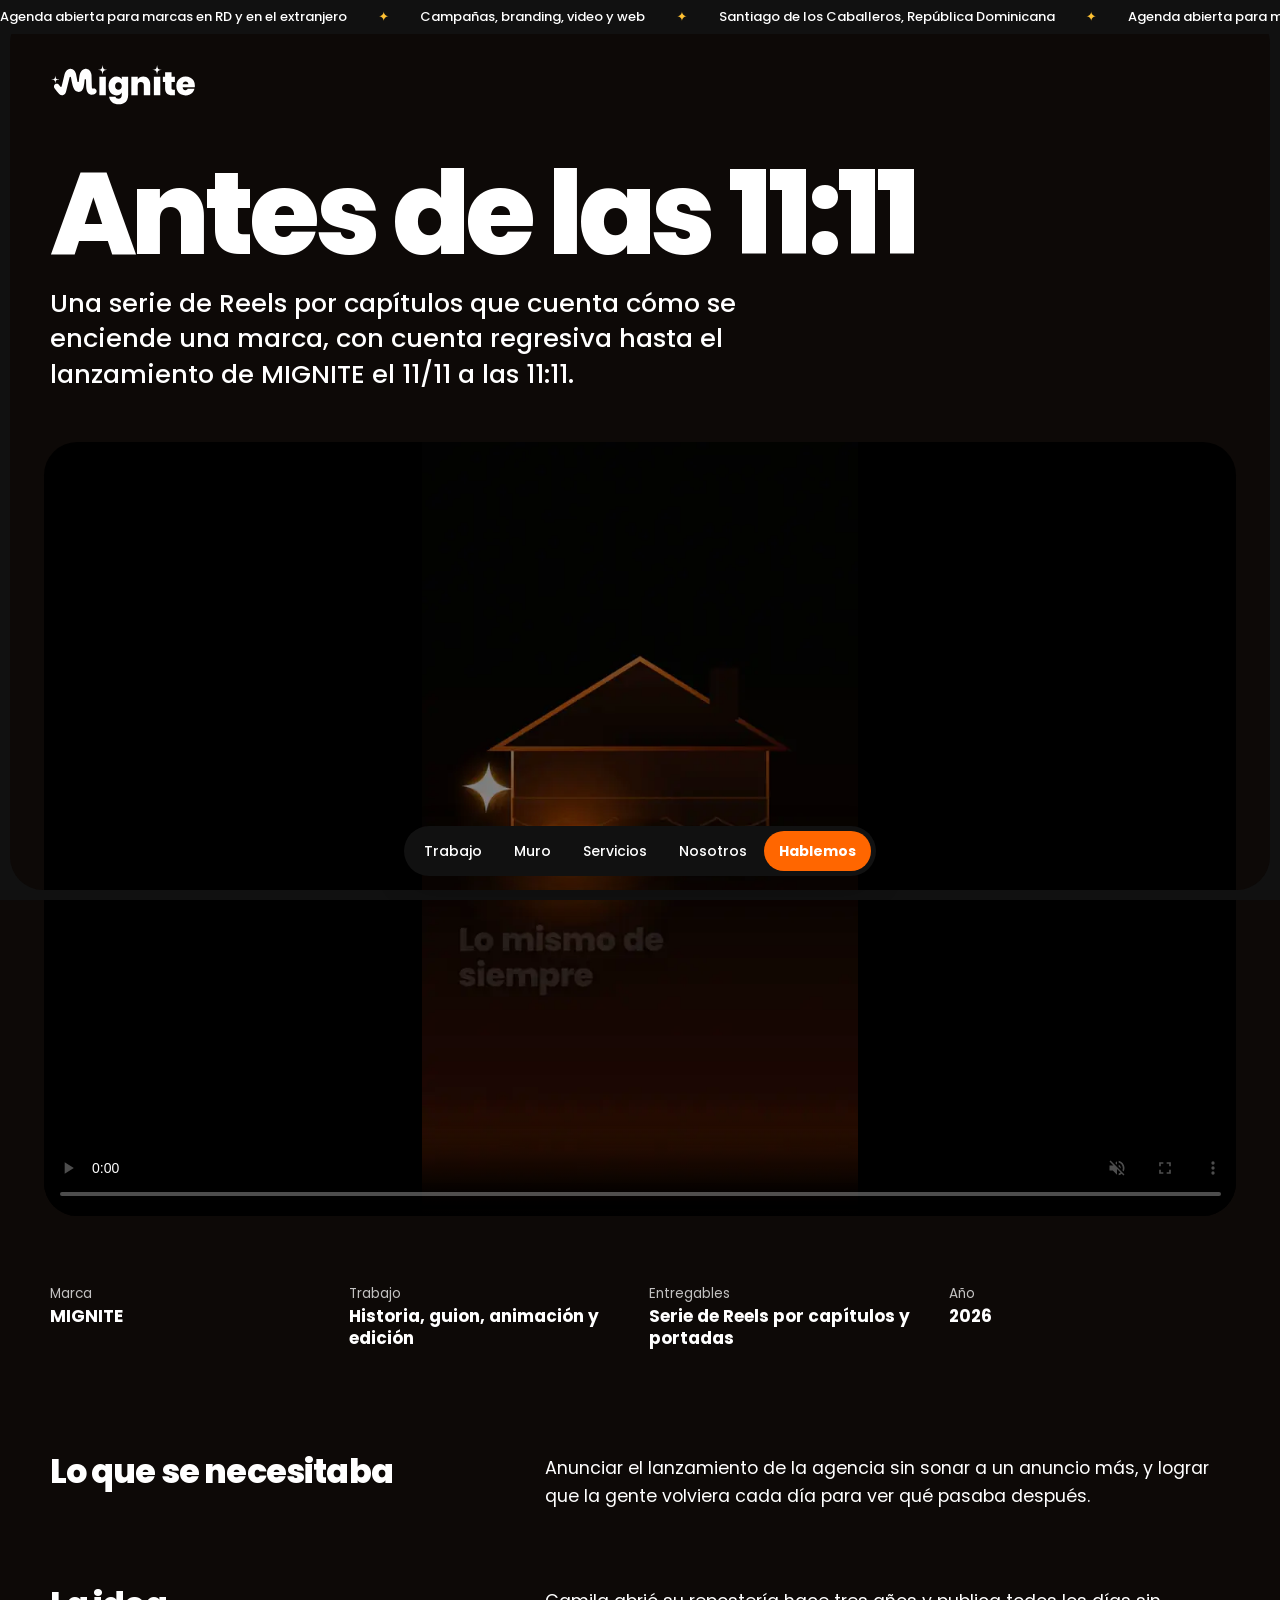
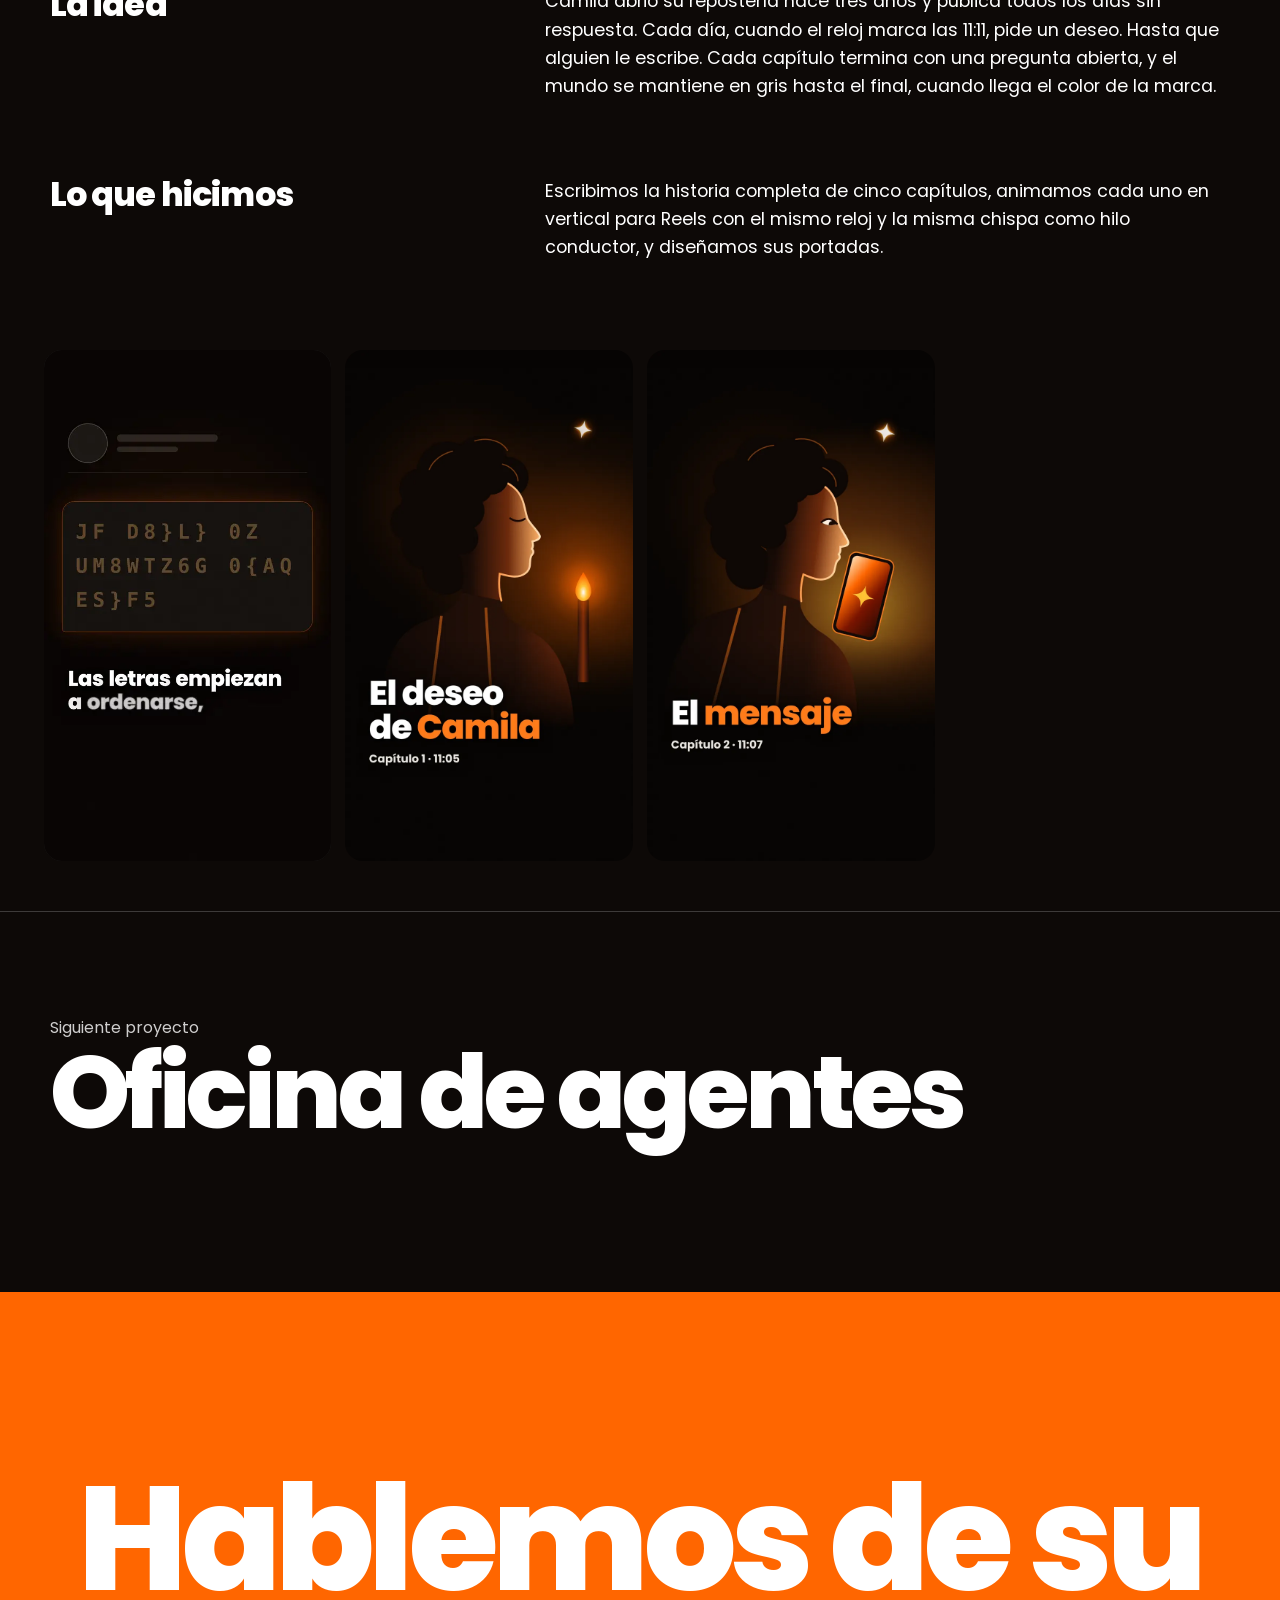
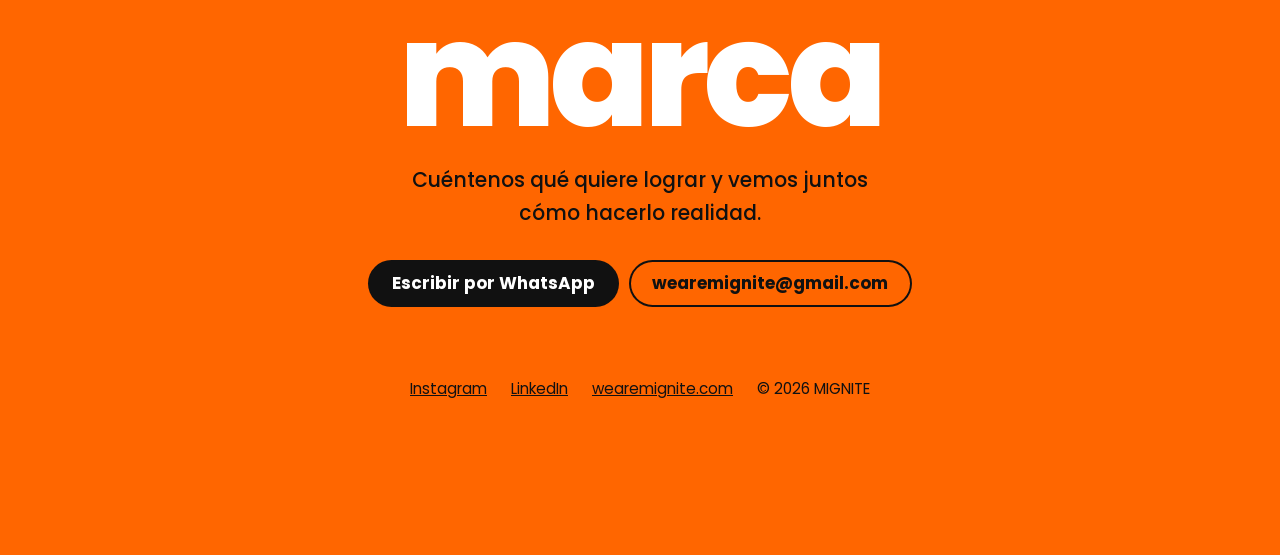
<file: trabajo/antes-de-las-1111.html>
<!doctype html><html lang="es-DO"><head><meta charset="utf-8">
<meta name="viewport" content="width=device-width,initial-scale=1">
<title>Antes de las 11:11 | Portafolio MIGNITE</title><meta name="description" content="Una serie de Reels por capítulos que cuenta cómo se enciende una marca, con cuenta regresiva hasta el lanzamiento de MIGNITE el 11/11 a las 11:11.">
<link rel="canonical" href="https://wearemignite.com/portafolio/trabajo/antes-de-las-1111.html">
<meta property="og:title" content="Antes de las 11:11 | Portafolio MIGNITE"><meta property="og:description" content="Una serie de Reels por capítulos que cuenta cómo se enciende una marca, con cuenta regresiva hasta el lanzamiento de MIGNITE el 11/11 a las 11:11.">
<meta property="og:type" content="website"><meta property="og:url" content="https://wearemignite.com/portafolio/trabajo/antes-de-las-1111.html"><meta property="og:image" content="https://wearemignite.com/portafolio/assets/og.jpg">
<meta name="twitter:card" content="summary_large_image"><meta name="theme-color" content="#FF6600">
<link rel="icon" href="../assets/i/iso-color.svg" type="image/svg+xml">
<link rel="preload" href="../assets/fonts/Poppins-ExtraBold.woff2" as="font" type="font/woff2" crossorigin>
<link rel="stylesheet" href="../assets/site.css?v=3"></head><body style="background:#0D0907;color:#FFFFFF;--line:#FFFFFF33">
<a class="skip" href="#contenido">Ir al contenido</a><div class="bezel" aria-hidden="true"></div><div class="ticker" aria-hidden="true"><div><span>Agenda abierta para marcas en RD y en el extranjero</span><i>✦</i><span>Campañas, branding, video y web</span><i>✦</i><span>Santiago de los Caballeros, República Dominicana</span><i>✦</i><span>Agenda abierta para marcas en RD y en el extranjero</span><i>✦</i><span>Campañas, branding, video y web</span><i>✦</i><span>Santiago de los Caballeros, República Dominicana</span><i>✦</i><span>Agenda abierta para marcas en RD y en el extranjero</span><i>✦</i><span>Campañas, branding, video y web</span><i>✦</i><span>Santiago de los Caballeros, República Dominicana</span><i>✦</i><span>Agenda abierta para marcas en RD y en el extranjero</span><i>✦</i><span>Campañas, branding, video y web</span><i>✦</i><span>Santiago de los Caballeros, República Dominicana</span><i>✦</i></div></div>
<header class="top"><a class="brand" href="../index.html" aria-label="Volver al portafolio"><img src="../assets/i/wordmark-blanco.svg" alt="MIGNITE" width="900" height="250"></a></header>
<main id="contenido"><section class="p-hero"><h1>Antes de las 11:11</h1><p class="lead">Una serie de Reels por capítulos que cuenta cómo se enciende una marca, con cuenta regresiva hasta el lanzamiento de MIGNITE el 11/11 a las 11:11.</p></section>
<div class="p-main"><video controls playsinline muted preload="metadata" poster="../assets/v/cap1.webp" src="../assets/v/cap1.mp4" width="1080" height="1920"></video></div>
<dl class="facts-sheet"><div><dt>Marca</dt><dd>MIGNITE</dd></div><div><dt>Trabajo</dt><dd>Historia, guion, animación y edición</dd></div><div><dt>Entregables</dt><dd>Serie de Reels por capítulos y portadas</dd></div><div><dt>Año</dt><dd>2026</dd></div></dl>
<section class="story"><h2>Lo que se necesitaba</h2><p>Anunciar el lanzamiento de la agencia sin sonar a un anuncio más, y lograr que la gente volviera cada día para ver qué pasaba después.</p></section><section class="story"><h2>La idea</h2><p>Camila abrió su repostería hace tres años y publica todos los días sin respuesta. Cada día, cuando el reloj marca las 11:11, pide un deseo. Hasta que alguien le escribe. Cada capítulo termina con una pregunta abierta, y el mundo se mantiene en gris hasta el final, cuando llega el color de la marca.</p></section><section class="story"><h2>Lo que hicimos</h2><p>Escribimos la historia completa de cinco capítulos, animamos cada uno en vertical para Reels con el mismo reloj y la misma chispa como hilo conductor, y diseñamos sus portadas.</p></section>
<div class="p-grid vert"><button class="piece" data-full="../assets/v/cap2.mp4" data-t="Antes de las 11:11 · Capítulo 2"><video class="" muted loop playsinline preload="none" poster="../assets/v/cap2.webp" data-src="../assets/v/cap2-s.mp4" width="1080" height="1920" aria-hidden="true"></video><span>Capítulo 2</span></button><button class="piece" data-full="../assets/p/cap1-portada.webp" data-t="Portada del Capítulo 1"><img src="../assets/p/cap1-portada.webp" width="788" height="1400" alt="Portada del Capítulo 1" loading=lazy decoding=async></button><button class="piece" data-full="../assets/p/cap2-portada.webp" data-t="Portada del Capítulo 2"><img src="../assets/p/cap2-portada.webp" width="788" height="1400" alt="Portada del Capítulo 2" loading=lazy decoding=async></button></div><a class="next" href="oficina.html"><small>Siguiente proyecto</small><b>Oficina de agentes</b></a>
<section class="cta" id="hablemos"><h2>Hablemos de su marca</h2><p>Cuéntenos qué quiere lograr y vemos juntos cómo hacerlo realidad.</p>
<div class="row"><a class="btn solid" href="https://wa.me/18293339991?text=Hola%20MIGNITE%2C%20vi%20su%20portafolio%20y%20quisiera%20hablar%20de%20mi%20marca." target="_blank" rel="noopener">Escribir por WhatsApp</a><a class="btn ghost" href="mailto:wearemignite@gmail.com">wearemignite@gmail.com</a></div>
<div class="foot"><a href="https://www.instagram.com/wearemignite/" target="_blank" rel="noopener">Instagram</a><a href="https://www.linkedin.com/company/wearemignite" target="_blank" rel="noopener">LinkedIn</a><a href="https://wearemignite.com">wearemignite.com</a><span>© 2026 MIGNITE</span></div></section></main><nav class="dock" aria-label="Principal"><a href="../index.html#trabajo">Trabajo</a><a class="hide-s" href="../index.html#muro">Muro</a><a href="../index.html#servicios">Servicios</a><a href="../index.html#nosotros">Nosotros</a><a class="go" href="https://wa.me/18293339991?text=Hola%20MIGNITE%2C%20vi%20su%20portafolio%20y%20quisiera%20hablar%20de%20mi%20marca." target="_blank" rel="noopener">Hablemos</a></nav><dialog class="lb" aria-label="Vista ampliada"><div class="lb-media"></div><div class="lb-bar"><span class="lb-cap"></span><button class="lb-x">Cerrar</button></div></dialog><script src="../assets/site.js" defer></script></body></html>
</file>
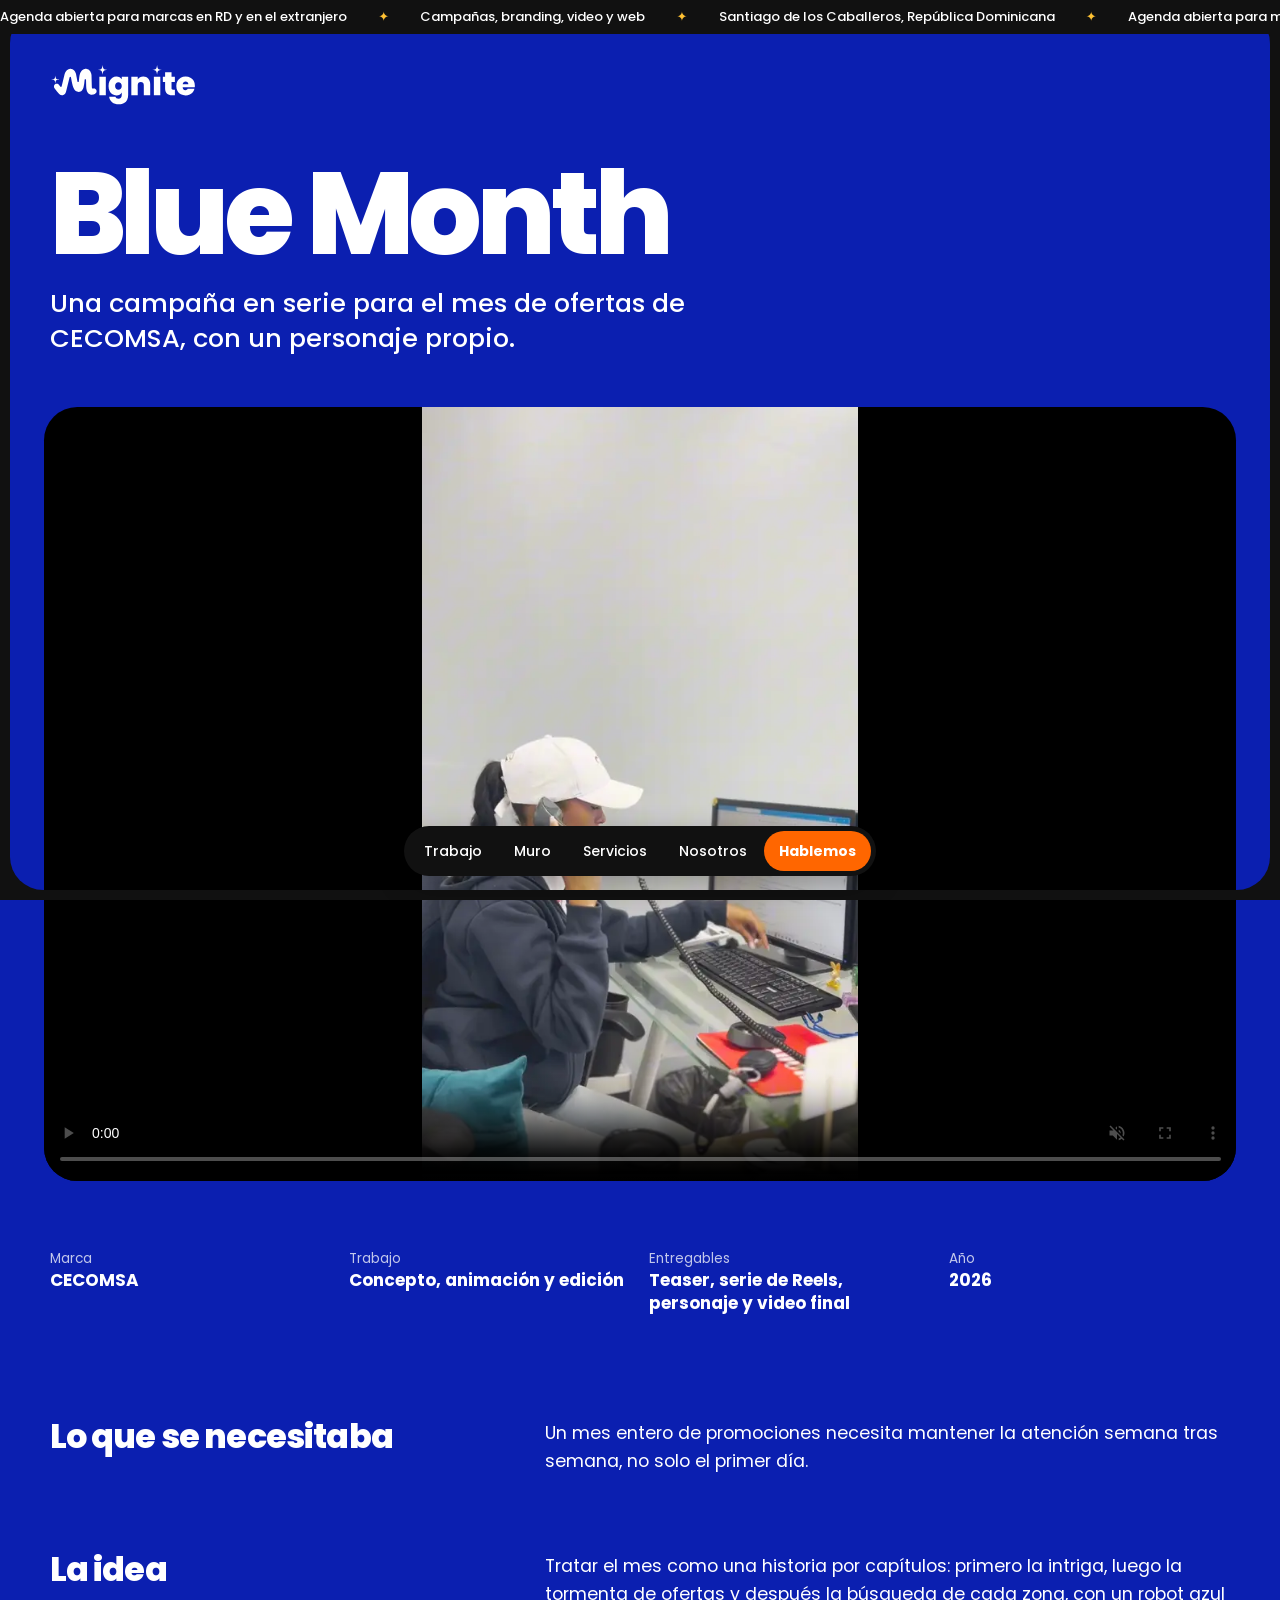
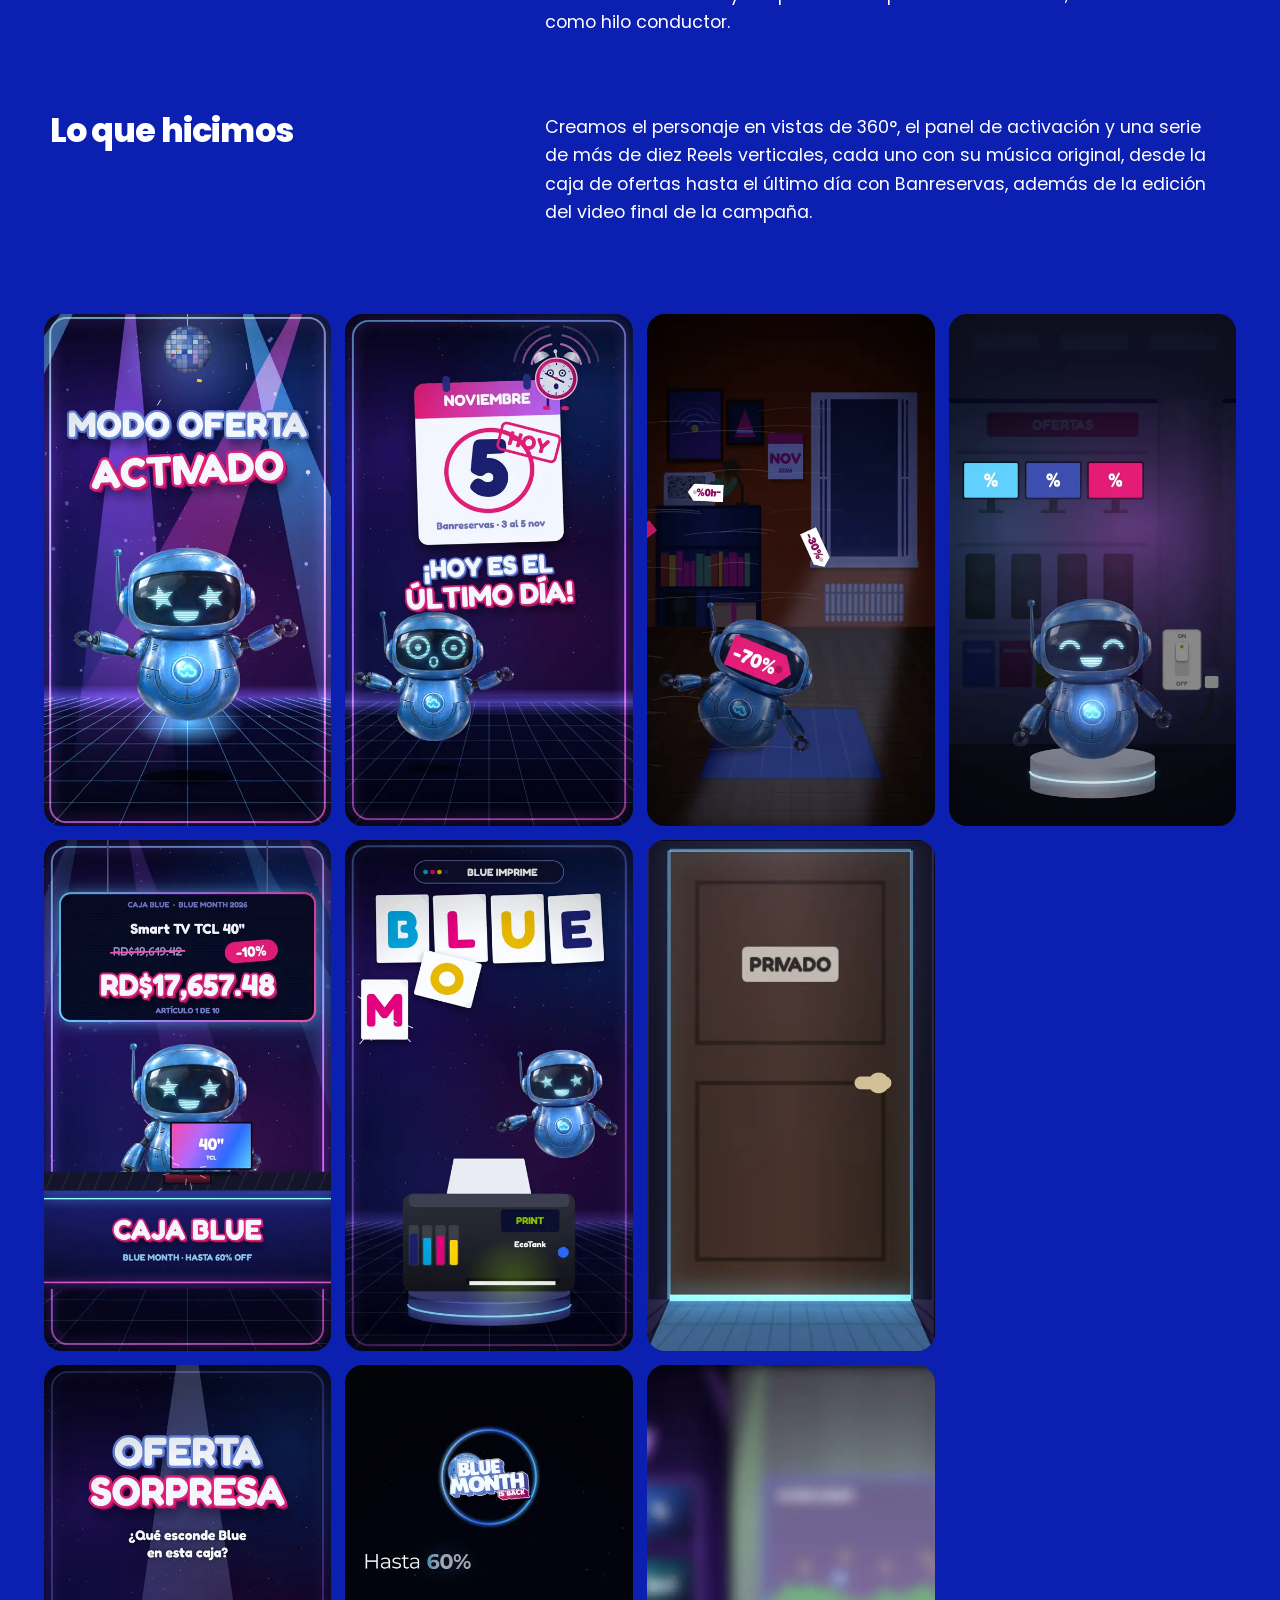
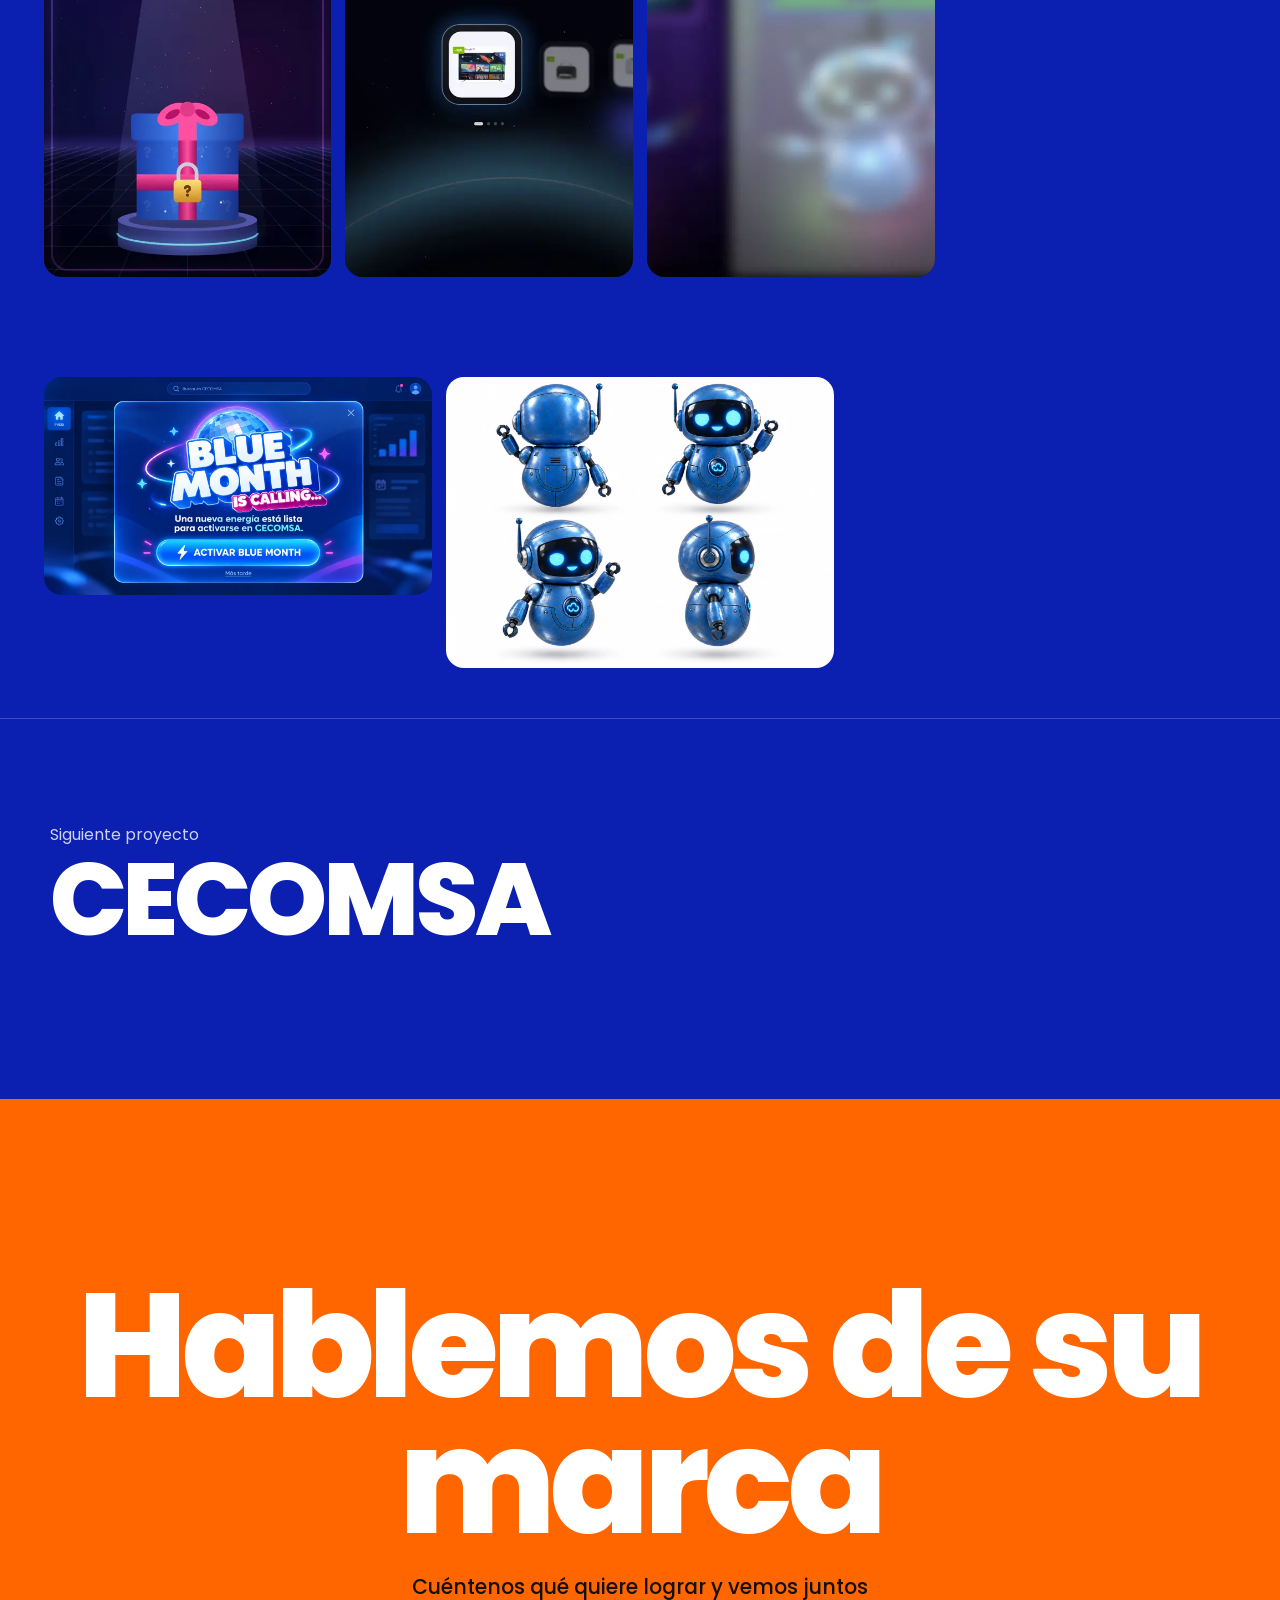
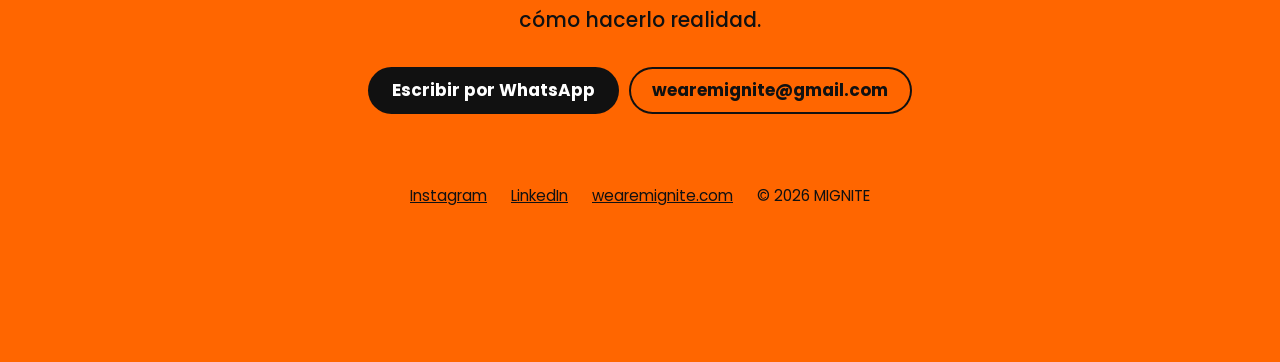
<file: trabajo/blue-month.html>
<!doctype html><html lang="es-DO"><head><meta charset="utf-8">
<meta name="viewport" content="width=device-width,initial-scale=1">
<title>Blue Month | Portafolio MIGNITE</title><meta name="description" content="Una campaña en serie para el mes de ofertas de CECOMSA, con un personaje propio.">
<link rel="canonical" href="https://wearemignite.com/portafolio/trabajo/blue-month.html">
<meta property="og:title" content="Blue Month | Portafolio MIGNITE"><meta property="og:description" content="Una campaña en serie para el mes de ofertas de CECOMSA, con un personaje propio.">
<meta property="og:type" content="website"><meta property="og:url" content="https://wearemignite.com/portafolio/trabajo/blue-month.html"><meta property="og:image" content="https://wearemignite.com/portafolio/assets/og.jpg">
<meta name="twitter:card" content="summary_large_image"><meta name="theme-color" content="#FF6600">
<link rel="icon" href="../assets/i/iso-color.svg" type="image/svg+xml">
<link rel="preload" href="../assets/fonts/Poppins-ExtraBold.woff2" as="font" type="font/woff2" crossorigin>
<link rel="stylesheet" href="../assets/site.css?v=3"></head><body style="background:#0B1FB0;color:#FFFFFF;--line:#FFFFFF33">
<a class="skip" href="#contenido">Ir al contenido</a><div class="bezel" aria-hidden="true"></div><div class="ticker" aria-hidden="true"><div><span>Agenda abierta para marcas en RD y en el extranjero</span><i>✦</i><span>Campañas, branding, video y web</span><i>✦</i><span>Santiago de los Caballeros, República Dominicana</span><i>✦</i><span>Agenda abierta para marcas en RD y en el extranjero</span><i>✦</i><span>Campañas, branding, video y web</span><i>✦</i><span>Santiago de los Caballeros, República Dominicana</span><i>✦</i><span>Agenda abierta para marcas en RD y en el extranjero</span><i>✦</i><span>Campañas, branding, video y web</span><i>✦</i><span>Santiago de los Caballeros, República Dominicana</span><i>✦</i><span>Agenda abierta para marcas en RD y en el extranjero</span><i>✦</i><span>Campañas, branding, video y web</span><i>✦</i><span>Santiago de los Caballeros, República Dominicana</span><i>✦</i></div></div>
<header class="top"><a class="brand" href="../index.html" aria-label="Volver al portafolio"><img src="../assets/i/wordmark-blanco.svg" alt="MIGNITE" width="900" height="250"></a></header>
<main id="contenido"><section class="p-hero"><h1>Blue Month</h1><p class="lead">Una campaña en serie para el mes de ofertas de CECOMSA, con un personaje propio.</p></section>
<div class="p-main"><video controls playsinline muted preload="metadata" poster="../assets/v/blue-final.webp" src="../assets/v/blue-final.mp4" width="1080" height="1920"></video></div>
<dl class="facts-sheet"><div><dt>Marca</dt><dd>CECOMSA</dd></div><div><dt>Trabajo</dt><dd>Concepto, animación y edición</dd></div><div><dt>Entregables</dt><dd>Teaser, serie de Reels, personaje y video final</dd></div><div><dt>Año</dt><dd>2026</dd></div></dl>
<section class="story"><h2>Lo que se necesitaba</h2><p>Un mes entero de promociones necesita mantener la atención semana tras semana, no solo el primer día.</p></section>
<section class="story"><h2>La idea</h2><p>Tratar el mes como una historia por capítulos: primero la intriga, luego la tormenta de ofertas y después la búsqueda de cada zona, con un robot azul como hilo conductor.</p></section>
<section class="story"><h2>Lo que hicimos</h2><p>Creamos el personaje en vistas de 360°, el panel de activación y una serie de más de diez Reels verticales, cada uno con su música original, desde la caja de ofertas hasta el último día con Banreservas, además de la edición del video final de la campaña.</p></section>
<div class="p-grid vert"><button class="piece" data-full="../assets/v/blue-oferta.mp4" data-t="Blue Month · Modo oferta activado"><video class="" muted loop playsinline preload="none" poster="../assets/v/blue-oferta.webp" data-src="../assets/v/blue-oferta-s.mp4" width="1080" height="1920" aria-hidden="true"></video><span>Ver con controles</span></button><button class="piece" data-full="../assets/v/blue-cajero.mp4" data-t="Blue Month · Caja Blue"><video class="" muted loop playsinline preload="none" poster="../assets/v/blue-cajero.webp" data-src="../assets/v/blue-cajero-s.mp4" width="1080" height="1920" aria-hidden="true"></video><span>Ver con controles</span></button><button class="piece" data-full="../assets/v/blue-flash.mp4" data-t="Blue Month · Oferta sorpresa"><video class="" muted loop playsinline preload="none" poster="../assets/v/blue-flash.webp" data-src="../assets/v/blue-flash-s.mp4" width="1080" height="1920" aria-hidden="true"></video><span>Ver con controles</span></button><button class="piece" data-full="../assets/v/blue-tiempo.mp4" data-t="Blue Month · Blue vs. el tiempo"><video class="" muted loop playsinline preload="none" poster="../assets/v/blue-tiempo.webp" data-src="../assets/v/blue-tiempo-s.mp4" width="1080" height="1920" aria-hidden="true"></video><span>Ver con controles</span></button><button class="piece" data-full="../assets/v/blue-imprime.mp4" data-t="Blue Month · Blue imprime"><video class="" muted loop playsinline preload="none" poster="../assets/v/blue-imprime.webp" data-src="../assets/v/blue-imprime-s.mp4" width="1080" height="1920" aria-hidden="true"></video><span>Ver con controles</span></button><button class="piece" data-full="../assets/v/blue-fiesta.mp4" data-t="Blue Month · La web está de fiesta"><video class="" muted loop playsinline preload="none" poster="../assets/v/blue-fiesta.webp" data-src="../assets/v/blue-fiesta-s.mp4" width="1080" height="1920" aria-hidden="true"></video><span>Ver con controles</span></button><button class="piece" data-full="../assets/v/blue-tormenta.mp4" data-t="Blue Month"><video class="" muted loop playsinline preload="none" poster="../assets/v/blue-tormenta.webp" data-src="../assets/v/blue-tormenta-s.mp4" width="1080" height="1920" aria-hidden="true"></video><span>Ver con controles</span></button><button class="piece" data-full="../assets/v/blue-donde.mp4" data-t="Blue Month"><video class="" muted loop playsinline preload="none" poster="../assets/v/blue-donde.webp" data-src="../assets/v/blue-donde-s.mp4" width="1080" height="1920" aria-hidden="true"></video><span>Ver con controles</span></button><button class="piece" data-full="../assets/v/blue-zona.mp4" data-t="Blue Month"><video class="" muted loop playsinline preload="none" poster="../assets/v/blue-zona.webp" data-src="../assets/v/blue-zona-s.mp4" width="1080" height="1920" aria-hidden="true"></video><span>Ver con controles</span></button><button class="piece" data-full="../assets/v/blue-still.mp4" data-t="Blue Month"><video class="" muted loop playsinline preload="none" poster="../assets/v/blue-still.webp" data-src="../assets/v/blue-still-s.mp4" width="1080" height="1920" aria-hidden="true"></video><span>Ver con controles</span></button></div><div class="p-grid"><button class="piece" data-full="../assets/p/blue-panel.webp" data-t="Blue Month"><img src="../assets/p/blue-panel.webp" width="1400" height="788" alt="Blue Month" loading=lazy decoding=async></button><button class="piece" data-full="../assets/p/blue-robot.webp" data-t="Blue Month"><img src="../assets/p/blue-robot.webp" width="1400" height="1050" alt="Blue Month" loading=lazy decoding=async></button></div>
<a class="next" href="cecomsa.html"><small>Siguiente proyecto</small><b>CECOMSA</b></a>
<section class="cta" id="hablemos"><h2>Hablemos de su marca</h2><p>Cuéntenos qué quiere lograr y vemos juntos cómo hacerlo realidad.</p>
<div class="row"><a class="btn solid" href="https://wa.me/18293339991?text=Hola%20MIGNITE%2C%20vi%20su%20portafolio%20y%20quisiera%20hablar%20de%20mi%20marca." target="_blank" rel="noopener">Escribir por WhatsApp</a><a class="btn ghost" href="mailto:wearemignite@gmail.com">wearemignite@gmail.com</a></div>
<div class="foot"><a href="https://www.instagram.com/wearemignite/" target="_blank" rel="noopener">Instagram</a><a href="https://www.linkedin.com/company/wearemignite" target="_blank" rel="noopener">LinkedIn</a><a href="https://wearemignite.com">wearemignite.com</a><span>© 2026 MIGNITE</span></div></section></main><nav class="dock" aria-label="Principal"><a href="../index.html#trabajo">Trabajo</a><a class="hide-s" href="../index.html#muro">Muro</a><a href="../index.html#servicios">Servicios</a><a href="../index.html#nosotros">Nosotros</a><a class="go" href="https://wa.me/18293339991?text=Hola%20MIGNITE%2C%20vi%20su%20portafolio%20y%20quisiera%20hablar%20de%20mi%20marca." target="_blank" rel="noopener">Hablemos</a></nav><dialog class="lb" aria-label="Vista ampliada"><div class="lb-media"></div><div class="lb-bar"><span class="lb-cap"></span><button class="lb-x">Cerrar</button></div></dialog><script src="../assets/site.js" defer></script></body></html>
</file>
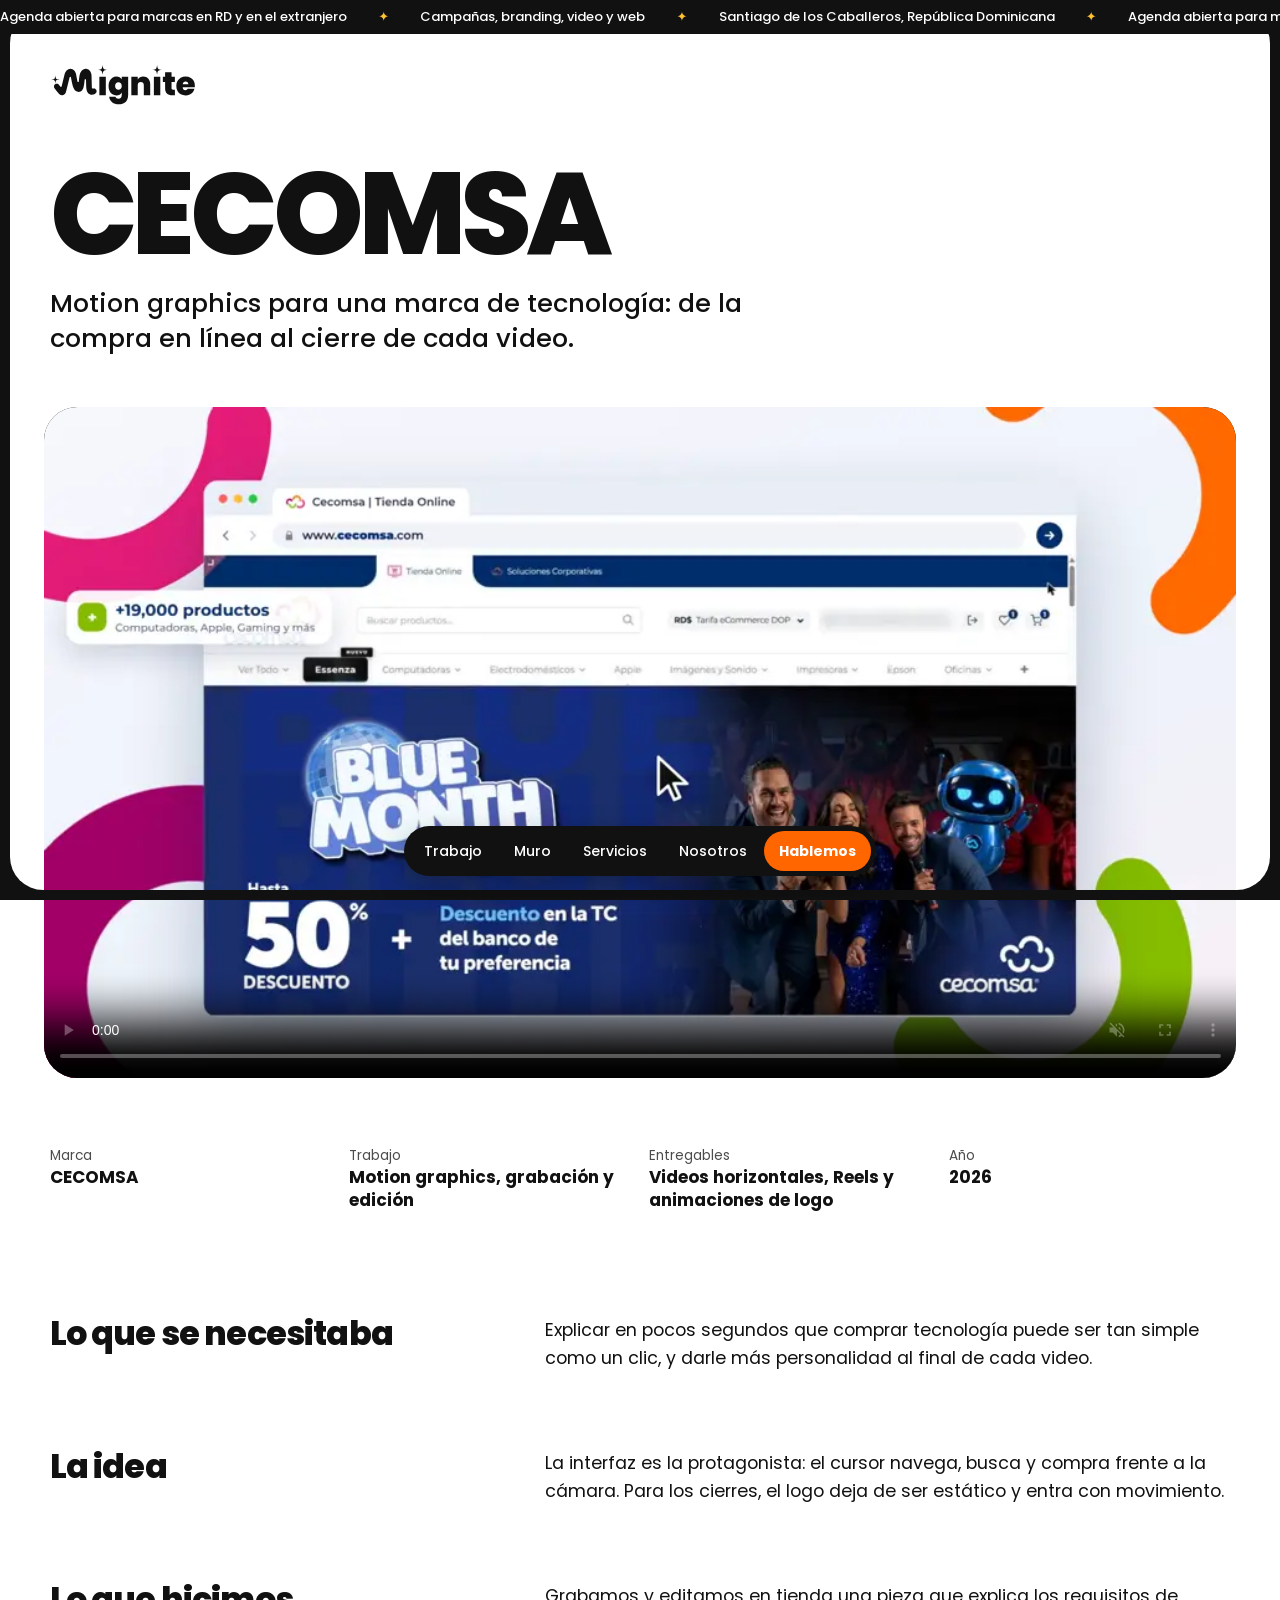
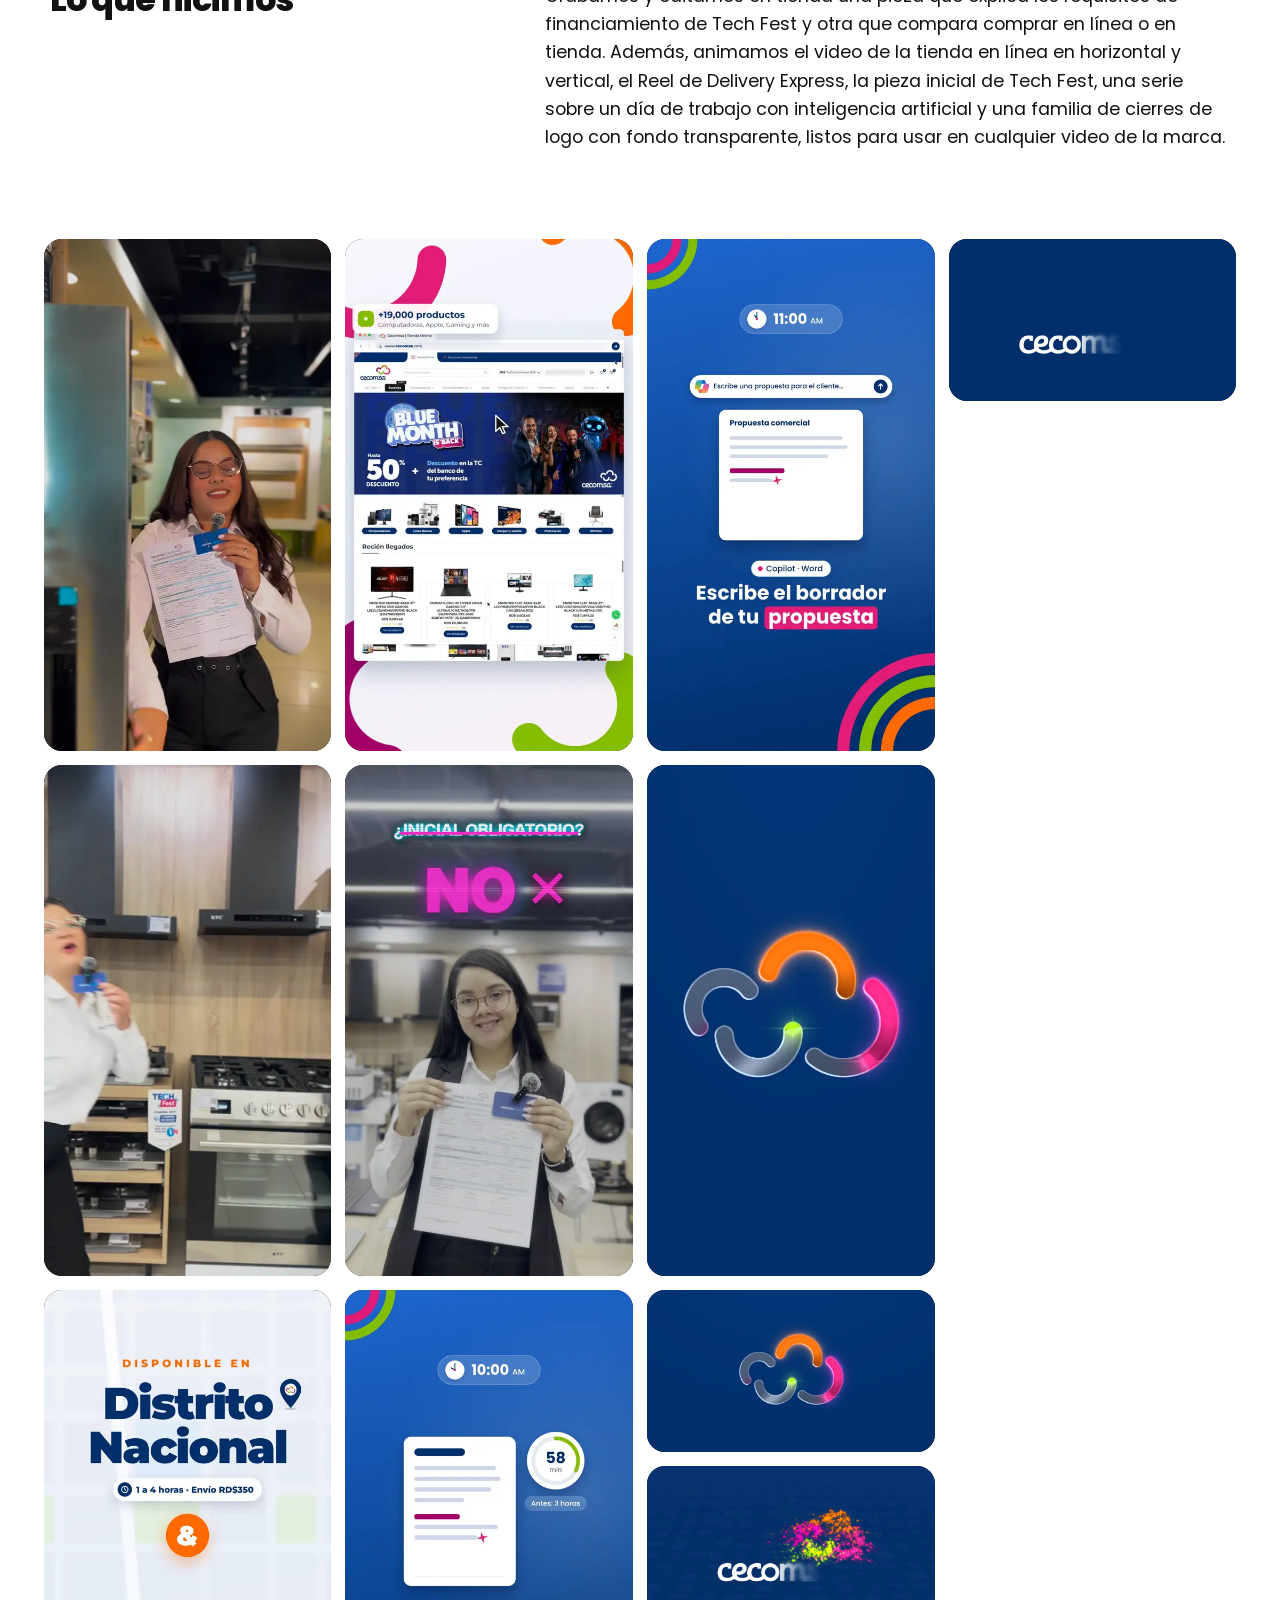
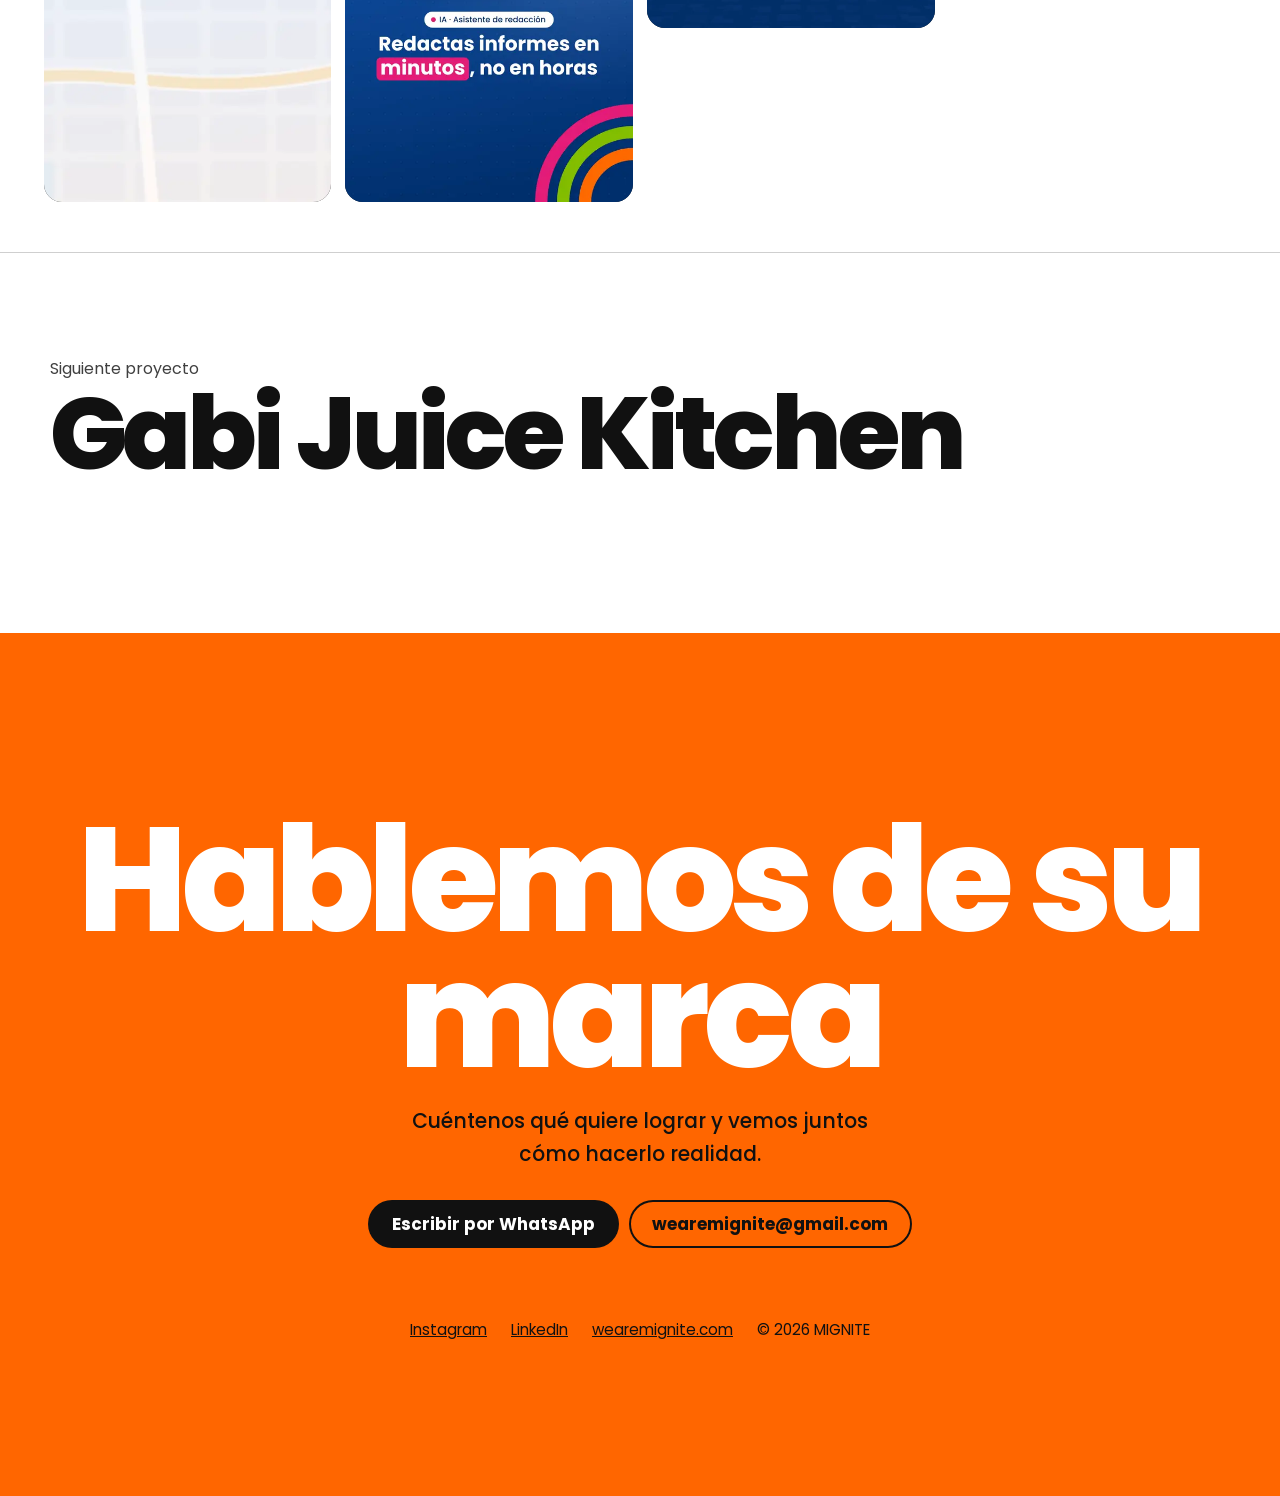
<file: trabajo/cecomsa.html>
<!doctype html><html lang="es-DO"><head><meta charset="utf-8">
<meta name="viewport" content="width=device-width,initial-scale=1">
<title>CECOMSA | Portafolio MIGNITE</title><meta name="description" content="Motion graphics para una marca de tecnología: de la compra en línea al cierre de cada video.">
<link rel="canonical" href="https://wearemignite.com/portafolio/trabajo/cecomsa.html">
<meta property="og:title" content="CECOMSA | Portafolio MIGNITE"><meta property="og:description" content="Motion graphics para una marca de tecnología: de la compra en línea al cierre de cada video.">
<meta property="og:type" content="website"><meta property="og:url" content="https://wearemignite.com/portafolio/trabajo/cecomsa.html"><meta property="og:image" content="https://wearemignite.com/portafolio/assets/og.jpg">
<meta name="twitter:card" content="summary_large_image"><meta name="theme-color" content="#FF6600">
<link rel="icon" href="../assets/i/iso-color.svg" type="image/svg+xml">
<link rel="preload" href="../assets/fonts/Poppins-ExtraBold.woff2" as="font" type="font/woff2" crossorigin>
<link rel="stylesheet" href="../assets/site.css?v=3"></head><body style="background:#FFFFFF;color:#111111;--line:#11111133">
<a class="skip" href="#contenido">Ir al contenido</a><div class="bezel" aria-hidden="true"></div><div class="ticker" aria-hidden="true"><div><span>Agenda abierta para marcas en RD y en el extranjero</span><i>✦</i><span>Campañas, branding, video y web</span><i>✦</i><span>Santiago de los Caballeros, República Dominicana</span><i>✦</i><span>Agenda abierta para marcas en RD y en el extranjero</span><i>✦</i><span>Campañas, branding, video y web</span><i>✦</i><span>Santiago de los Caballeros, República Dominicana</span><i>✦</i><span>Agenda abierta para marcas en RD y en el extranjero</span><i>✦</i><span>Campañas, branding, video y web</span><i>✦</i><span>Santiago de los Caballeros, República Dominicana</span><i>✦</i><span>Agenda abierta para marcas en RD y en el extranjero</span><i>✦</i><span>Campañas, branding, video y web</span><i>✦</i><span>Santiago de los Caballeros, República Dominicana</span><i>✦</i></div></div>
<header class="top"><a class="brand" href="../index.html" aria-label="Volver al portafolio"><img src="../assets/i/wordmark-negro.svg" alt="MIGNITE" width="900" height="250"></a></header>
<main id="contenido"><section class="p-hero"><h1>CECOMSA</h1><p class="lead">Motion graphics para una marca de tecnología: de la compra en línea al cierre de cada video.</p></section>
<div class="p-main"><video controls playsinline muted preload="metadata" poster="../assets/v/cec-motion.webp" src="../assets/v/cec-motion.mp4" width="1920" height="1080"></video></div>
<dl class="facts-sheet"><div><dt>Marca</dt><dd>CECOMSA</dd></div><div><dt>Trabajo</dt><dd>Motion graphics, grabación y edición</dd></div><div><dt>Entregables</dt><dd>Videos horizontales, Reels y animaciones de logo</dd></div><div><dt>Año</dt><dd>2026</dd></div></dl>
<section class="story"><h2>Lo que se necesitaba</h2><p>Explicar en pocos segundos que comprar tecnología puede ser tan simple como un clic, y darle más personalidad al final de cada video.</p></section>
<section class="story"><h2>La idea</h2><p>La interfaz es la protagonista: el cursor navega, busca y compra frente a la cámara. Para los cierres, el logo deja de ser estático y entra con movimiento.</p></section>
<section class="story"><h2>Lo que hicimos</h2><p>Grabamos y editamos en tienda una pieza que explica los requisitos de financiamiento de Tech Fest y otra que compara comprar en línea o en tienda. Además, animamos el video de la tienda en línea en horizontal y vertical, el Reel de Delivery Express, la pieza inicial de Tech Fest, una serie sobre un día de trabajo con inteligencia artificial y una familia de cierres de logo con fondo transparente, listos para usar en cualquier video de la marca.</p></section>
<div class="p-grid vert"><button class="piece" data-full="../assets/v/cec-financia.mp4" data-t="Tech Fest · Requisitos de financiamiento"><video class="" muted loop playsinline preload="none" poster="../assets/v/cec-financia.webp" data-src="../assets/v/cec-financia-s.mp4" width="1080" height="1920" aria-hidden="true"></video><span>Ver con controles</span></button><button class="piece" data-full="../assets/v/cec-tienda.mp4" data-t="¿Online o en tienda?"><video class="" muted loop playsinline preload="none" poster="../assets/v/cec-tienda.webp" data-src="../assets/v/cec-tienda-s.mp4" width="1080" height="1920" aria-hidden="true"></video><span>Ver con controles</span></button><button class="piece" data-full="../assets/v/cec-delivery.mp4" data-t="CECOMSA"><video class="" muted loop playsinline preload="none" poster="../assets/v/cec-delivery.webp" data-src="../assets/v/cec-delivery-s.mp4" width="1080" height="1920" aria-hidden="true"></video><span>Ver con controles</span></button><button class="piece" data-full="../assets/v/cec-reel.mp4" data-t="CECOMSA"><video class="" muted loop playsinline preload="none" poster="../assets/v/cec-reel.webp" data-src="../assets/v/cec-reel-s.mp4" width="1080" height="1920" aria-hidden="true"></video><span>Ver con controles</span></button><button class="piece" data-full="../assets/v/cec-techfest.mp4" data-t="CECOMSA"><video class="" muted loop playsinline preload="none" poster="../assets/v/cec-techfest.webp" data-src="../assets/v/cec-techfest-s.mp4" width="1080" height="1920" aria-hidden="true"></video><span>Ver con controles</span></button><button class="piece" data-full="../assets/v/ia-dia.mp4" data-t="CECOMSA"><video class="" muted loop playsinline preload="none" poster="../assets/v/ia-dia.webp" data-src="../assets/v/ia-dia-s.mp4" width="1080" height="1920" aria-hidden="true"></video><span>Ver con controles</span></button><button class="piece" data-full="../assets/v/ia-copilot.mp4" data-t="CECOMSA"><video class="" muted loop playsinline preload="none" poster="../assets/v/ia-copilot.webp" data-src="../assets/v/ia-copilot-s.mp4" width="1080" height="1920" aria-hidden="true"></video><span>Ver con controles</span></button><button class="piece" data-full="../assets/v/cec-cierre-v.mp4" data-t="CECOMSA"><video class="" muted loop playsinline preload="none" poster="../assets/v/cec-cierre-v.webp" data-src="../assets/v/cec-cierre-v-s.mp4" width="1080" height="1920" aria-hidden="true"></video><span>Ver con controles</span></button><button class="piece" data-full="../assets/v/cec-cierre.mp4" data-t="CECOMSA"><video class="" muted loop playsinline preload="none" poster="../assets/v/cec-cierre.webp" data-src="../assets/v/cec-cierre-s.mp4" width="1920" height="1080" aria-hidden="true"></video><span>Ver con controles</span></button><button class="piece" data-full="../assets/v/cec-luces.mp4" data-t="CECOMSA"><video class="" muted loop playsinline preload="none" poster="../assets/v/cec-luces.webp" data-src="../assets/v/cec-luces-s.mp4" width="1920" height="1080" aria-hidden="true"></video><span>Ver con controles</span></button><button class="piece" data-full="../assets/v/cec-tilt.mp4" data-t="CECOMSA"><video class="" muted loop playsinline preload="none" poster="../assets/v/cec-tilt.webp" data-src="../assets/v/cec-tilt-s.mp4" width="1920" height="1080" aria-hidden="true"></video><span>Ver con controles</span></button></div>
<a class="next" href="gabi.html"><small>Siguiente proyecto</small><b>Gabi Juice Kitchen</b></a>
<section class="cta" id="hablemos"><h2>Hablemos de su marca</h2><p>Cuéntenos qué quiere lograr y vemos juntos cómo hacerlo realidad.</p>
<div class="row"><a class="btn solid" href="https://wa.me/18293339991?text=Hola%20MIGNITE%2C%20vi%20su%20portafolio%20y%20quisiera%20hablar%20de%20mi%20marca." target="_blank" rel="noopener">Escribir por WhatsApp</a><a class="btn ghost" href="mailto:wearemignite@gmail.com">wearemignite@gmail.com</a></div>
<div class="foot"><a href="https://www.instagram.com/wearemignite/" target="_blank" rel="noopener">Instagram</a><a href="https://www.linkedin.com/company/wearemignite" target="_blank" rel="noopener">LinkedIn</a><a href="https://wearemignite.com">wearemignite.com</a><span>© 2026 MIGNITE</span></div></section></main><nav class="dock" aria-label="Principal"><a href="../index.html#trabajo">Trabajo</a><a class="hide-s" href="../index.html#muro">Muro</a><a href="../index.html#servicios">Servicios</a><a href="../index.html#nosotros">Nosotros</a><a class="go" href="https://wa.me/18293339991?text=Hola%20MIGNITE%2C%20vi%20su%20portafolio%20y%20quisiera%20hablar%20de%20mi%20marca." target="_blank" rel="noopener">Hablemos</a></nav><dialog class="lb" aria-label="Vista ampliada"><div class="lb-media"></div><div class="lb-bar"><span class="lb-cap"></span><button class="lb-x">Cerrar</button></div></dialog><script src="../assets/site.js" defer></script></body></html>
</file>
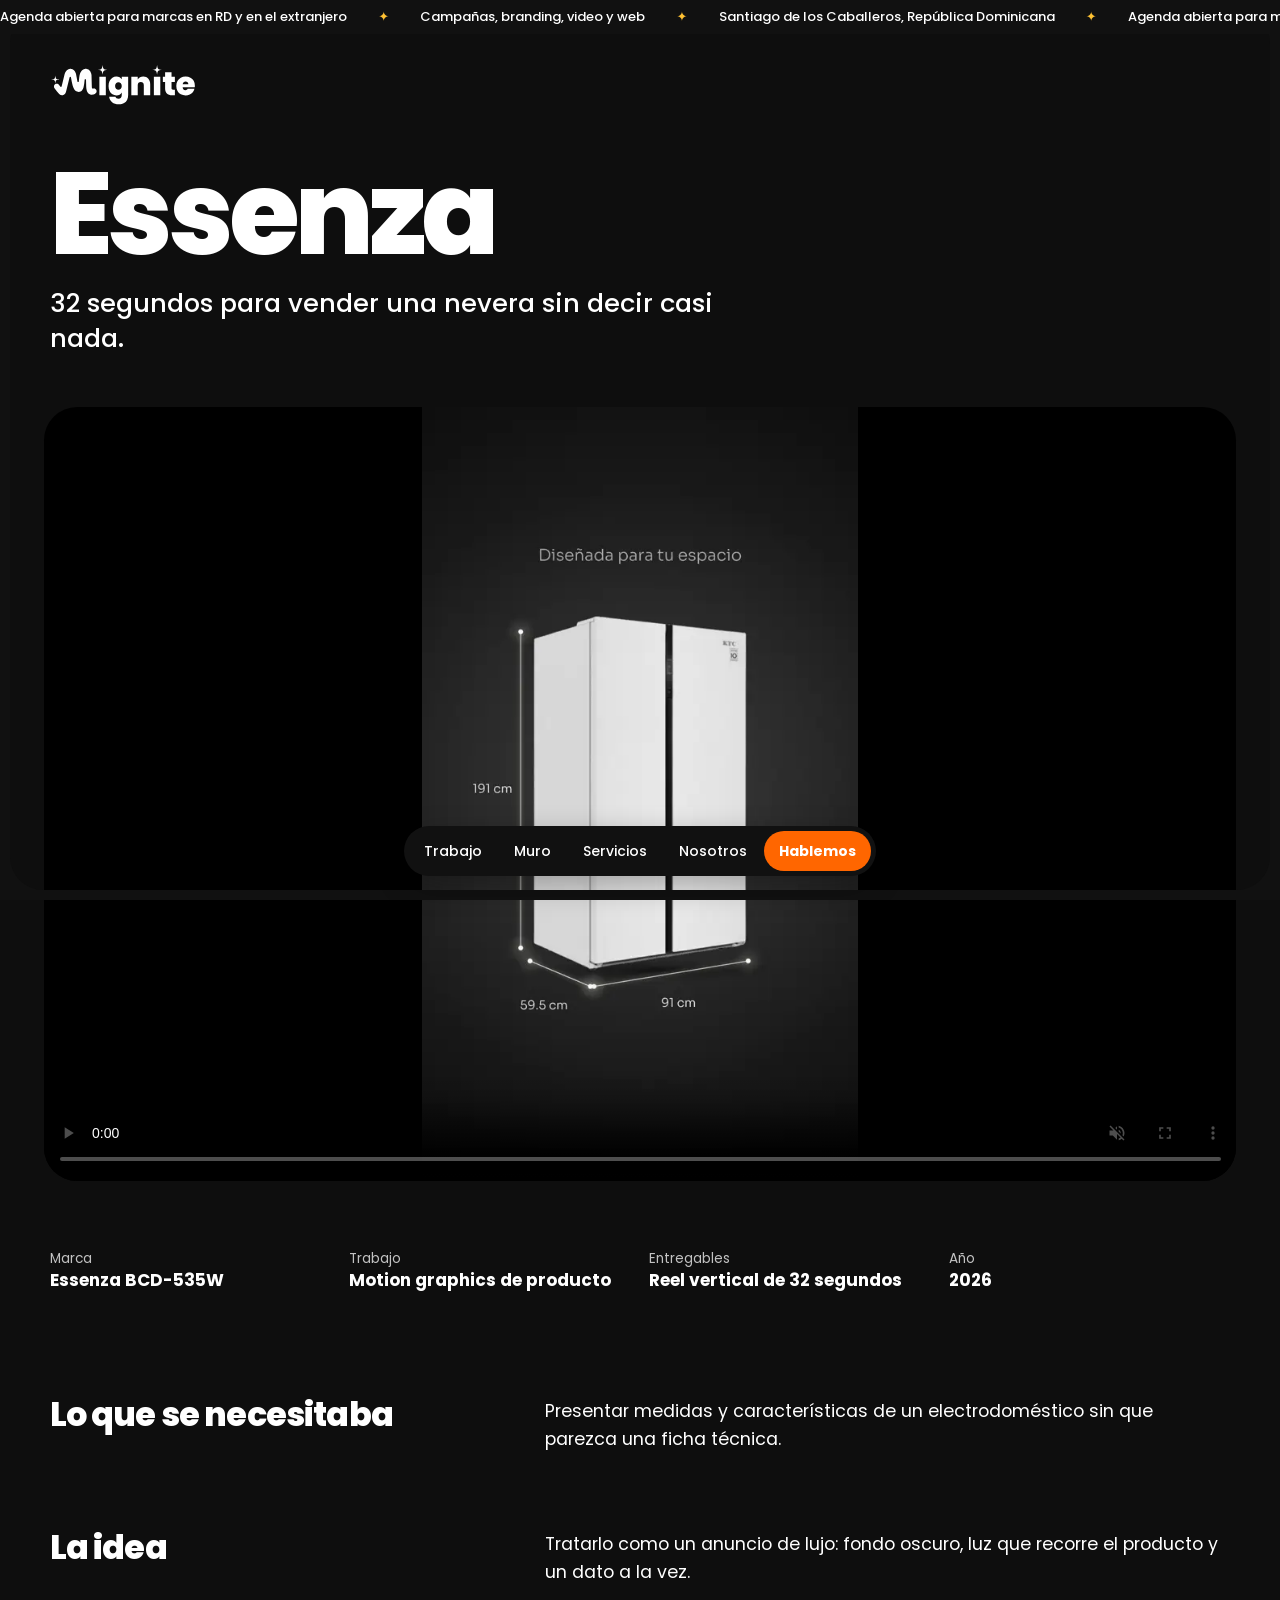
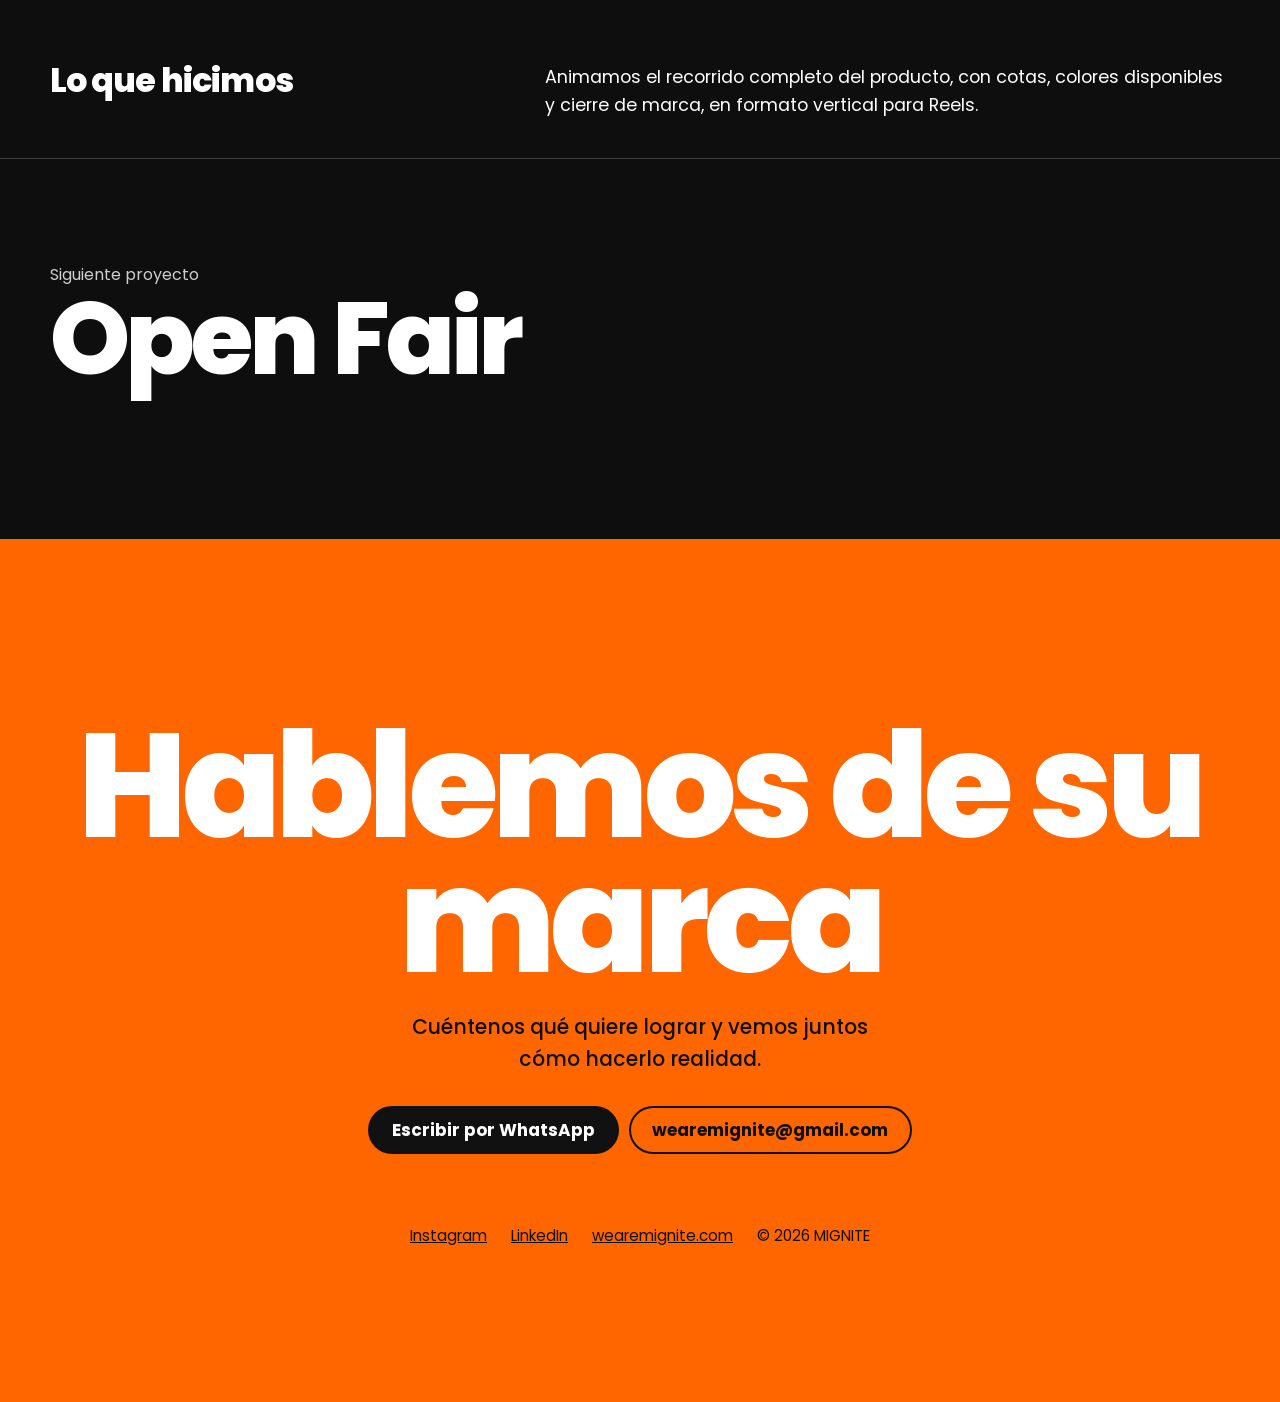
<file: trabajo/essenza.html>
<!doctype html><html lang="es-DO"><head><meta charset="utf-8">
<meta name="viewport" content="width=device-width,initial-scale=1">
<title>Essenza | Portafolio MIGNITE</title><meta name="description" content="32 segundos para vender una nevera sin decir casi nada.">
<link rel="canonical" href="https://wearemignite.com/portafolio/trabajo/essenza.html">
<meta property="og:title" content="Essenza | Portafolio MIGNITE"><meta property="og:description" content="32 segundos para vender una nevera sin decir casi nada.">
<meta property="og:type" content="website"><meta property="og:url" content="https://wearemignite.com/portafolio/trabajo/essenza.html"><meta property="og:image" content="https://wearemignite.com/portafolio/assets/og.jpg">
<meta name="twitter:card" content="summary_large_image"><meta name="theme-color" content="#FF6600">
<link rel="icon" href="../assets/i/iso-color.svg" type="image/svg+xml">
<link rel="preload" href="../assets/fonts/Poppins-ExtraBold.woff2" as="font" type="font/woff2" crossorigin>
<link rel="stylesheet" href="../assets/site.css?v=3"></head><body style="background:#0E0E0E;color:#FFFFFF;--line:#FFFFFF33">
<a class="skip" href="#contenido">Ir al contenido</a><div class="bezel" aria-hidden="true"></div><div class="ticker" aria-hidden="true"><div><span>Agenda abierta para marcas en RD y en el extranjero</span><i>✦</i><span>Campañas, branding, video y web</span><i>✦</i><span>Santiago de los Caballeros, República Dominicana</span><i>✦</i><span>Agenda abierta para marcas en RD y en el extranjero</span><i>✦</i><span>Campañas, branding, video y web</span><i>✦</i><span>Santiago de los Caballeros, República Dominicana</span><i>✦</i><span>Agenda abierta para marcas en RD y en el extranjero</span><i>✦</i><span>Campañas, branding, video y web</span><i>✦</i><span>Santiago de los Caballeros, República Dominicana</span><i>✦</i><span>Agenda abierta para marcas en RD y en el extranjero</span><i>✦</i><span>Campañas, branding, video y web</span><i>✦</i><span>Santiago de los Caballeros, República Dominicana</span><i>✦</i></div></div>
<header class="top"><a class="brand" href="../index.html" aria-label="Volver al portafolio"><img src="../assets/i/wordmark-blanco.svg" alt="MIGNITE" width="900" height="250"></a></header>
<main id="contenido"><section class="p-hero"><h1>Essenza</h1><p class="lead">32 segundos para vender una nevera sin decir casi nada.</p></section>
<div class="p-main"><video controls playsinline muted preload="metadata" poster="../assets/v/essenza.webp" src="../assets/v/essenza.mp4" width="1080" height="1920"></video></div>
<dl class="facts-sheet"><div><dt>Marca</dt><dd>Essenza BCD-535W</dd></div><div><dt>Trabajo</dt><dd>Motion graphics de producto</dd></div><div><dt>Entregables</dt><dd>Reel vertical de 32 segundos</dd></div><div><dt>Año</dt><dd>2026</dd></div></dl>
<section class="story"><h2>Lo que se necesitaba</h2><p>Presentar medidas y características de un electrodoméstico sin que parezca una ficha técnica.</p></section>
<section class="story"><h2>La idea</h2><p>Tratarlo como un anuncio de lujo: fondo oscuro, luz que recorre el producto y un dato a la vez.</p></section>
<section class="story"><h2>Lo que hicimos</h2><p>Animamos el recorrido completo del producto, con cotas, colores disponibles y cierre de marca, en formato vertical para Reels.</p></section>

<a class="next" href="open-fair.html"><small>Siguiente proyecto</small><b>Open Fair</b></a>
<section class="cta" id="hablemos"><h2>Hablemos de su marca</h2><p>Cuéntenos qué quiere lograr y vemos juntos cómo hacerlo realidad.</p>
<div class="row"><a class="btn solid" href="https://wa.me/18293339991?text=Hola%20MIGNITE%2C%20vi%20su%20portafolio%20y%20quisiera%20hablar%20de%20mi%20marca." target="_blank" rel="noopener">Escribir por WhatsApp</a><a class="btn ghost" href="mailto:wearemignite@gmail.com">wearemignite@gmail.com</a></div>
<div class="foot"><a href="https://www.instagram.com/wearemignite/" target="_blank" rel="noopener">Instagram</a><a href="https://www.linkedin.com/company/wearemignite" target="_blank" rel="noopener">LinkedIn</a><a href="https://wearemignite.com">wearemignite.com</a><span>© 2026 MIGNITE</span></div></section></main><nav class="dock" aria-label="Principal"><a href="../index.html#trabajo">Trabajo</a><a class="hide-s" href="../index.html#muro">Muro</a><a href="../index.html#servicios">Servicios</a><a href="../index.html#nosotros">Nosotros</a><a class="go" href="https://wa.me/18293339991?text=Hola%20MIGNITE%2C%20vi%20su%20portafolio%20y%20quisiera%20hablar%20de%20mi%20marca." target="_blank" rel="noopener">Hablemos</a></nav><dialog class="lb" aria-label="Vista ampliada"><div class="lb-media"></div><div class="lb-bar"><span class="lb-cap"></span><button class="lb-x">Cerrar</button></div></dialog><script src="../assets/site.js" defer></script></body></html>
</file>
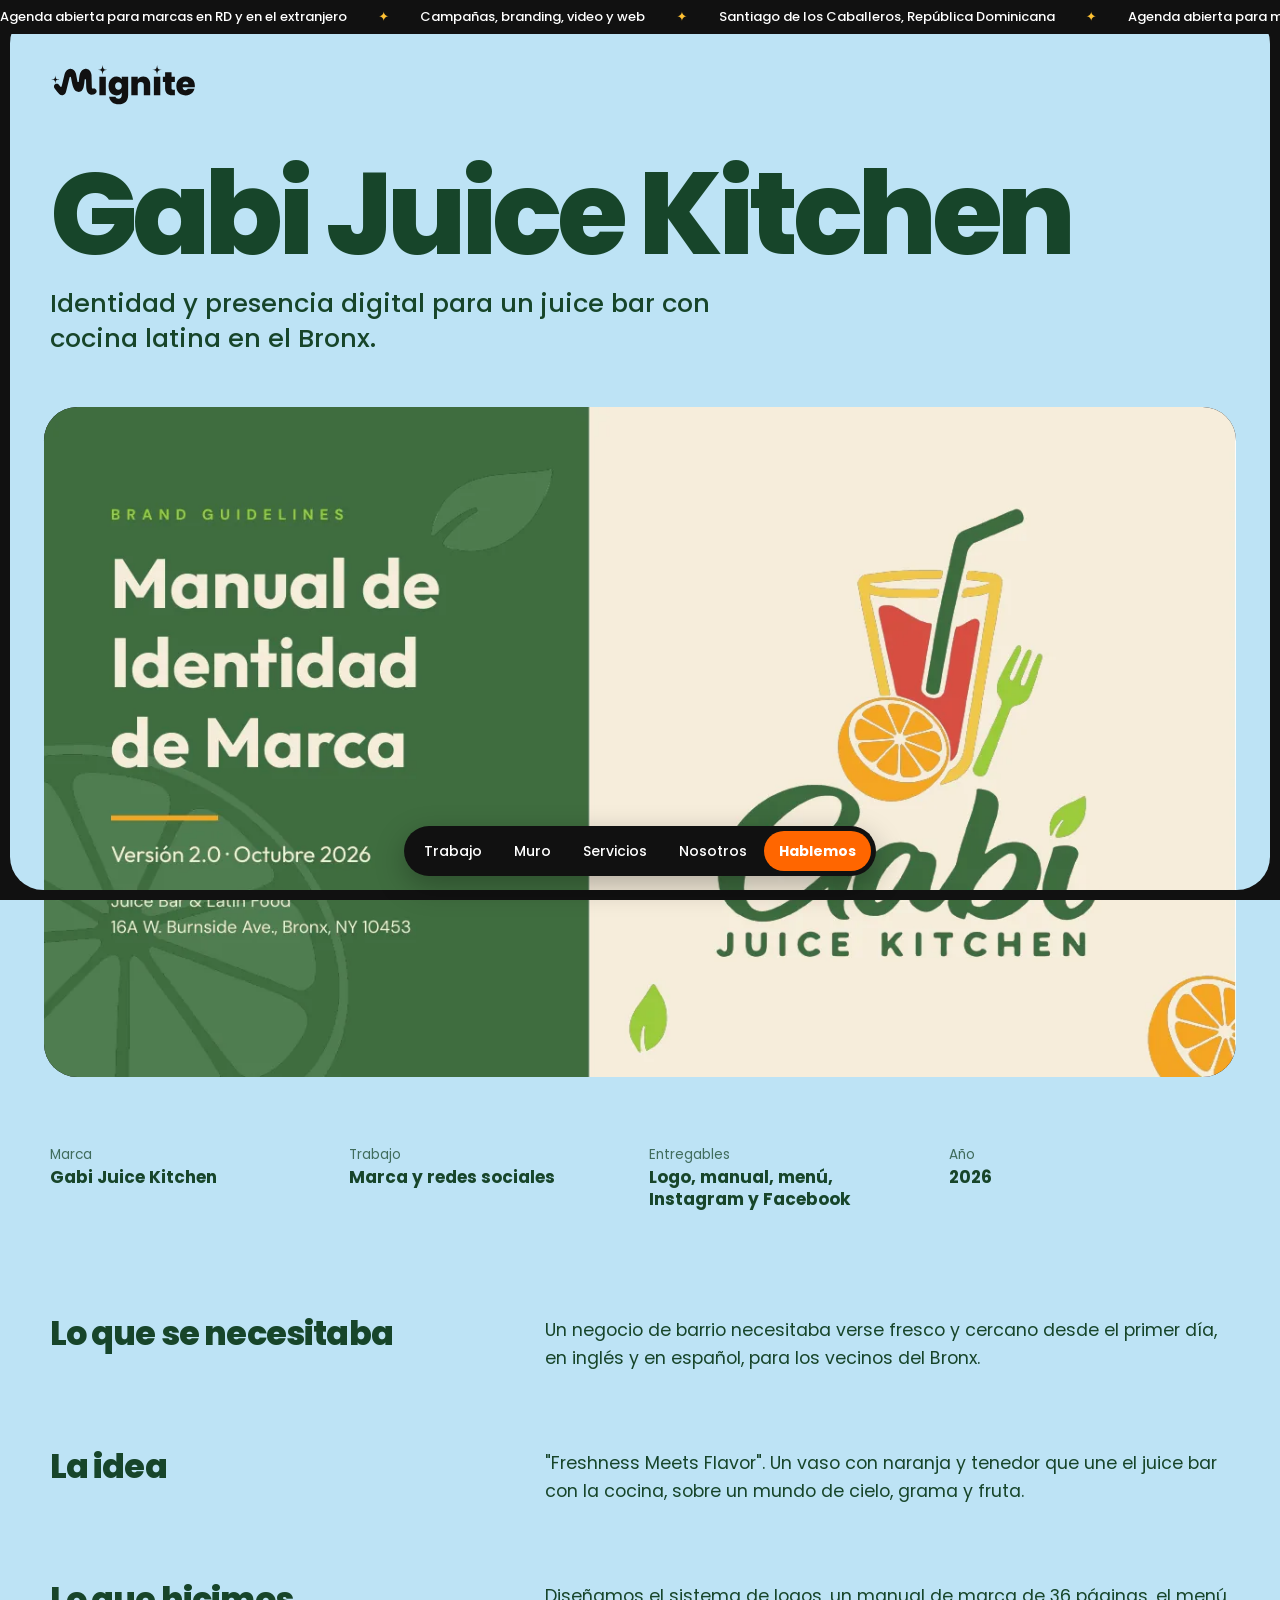
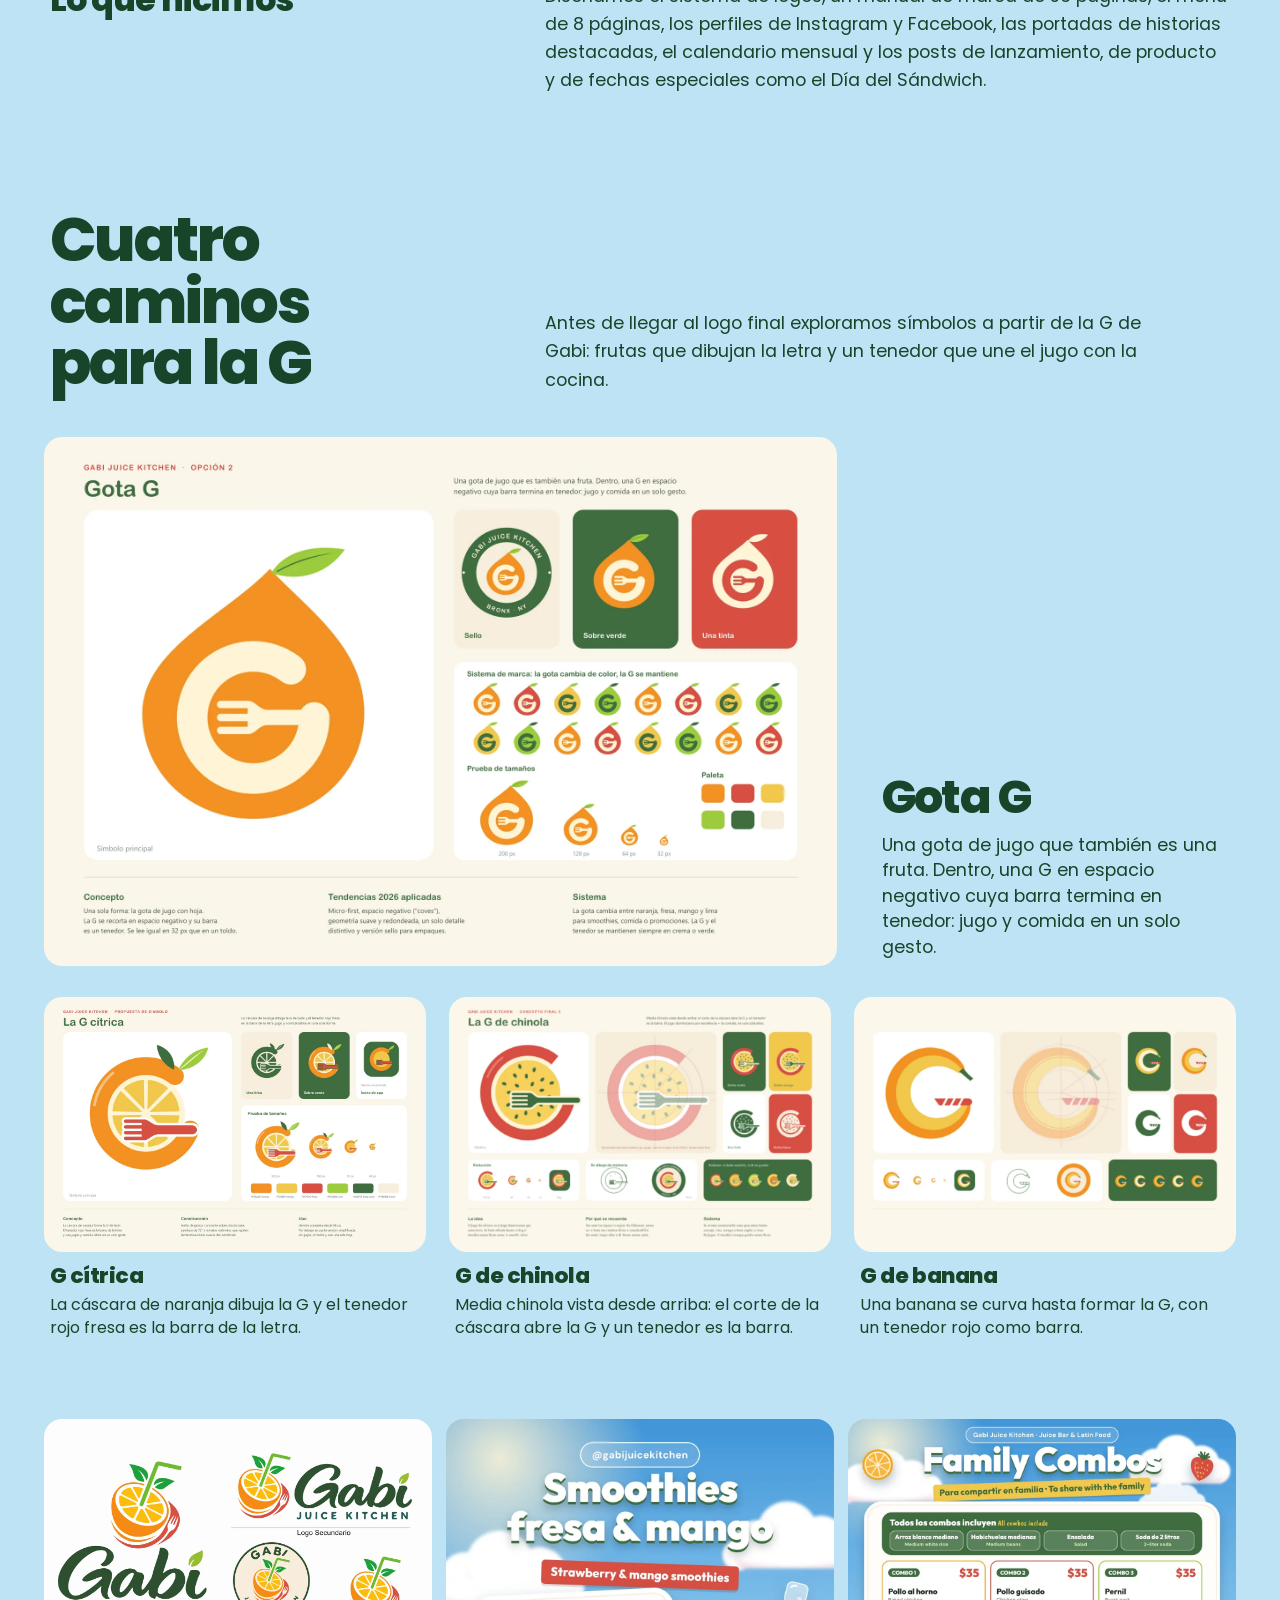
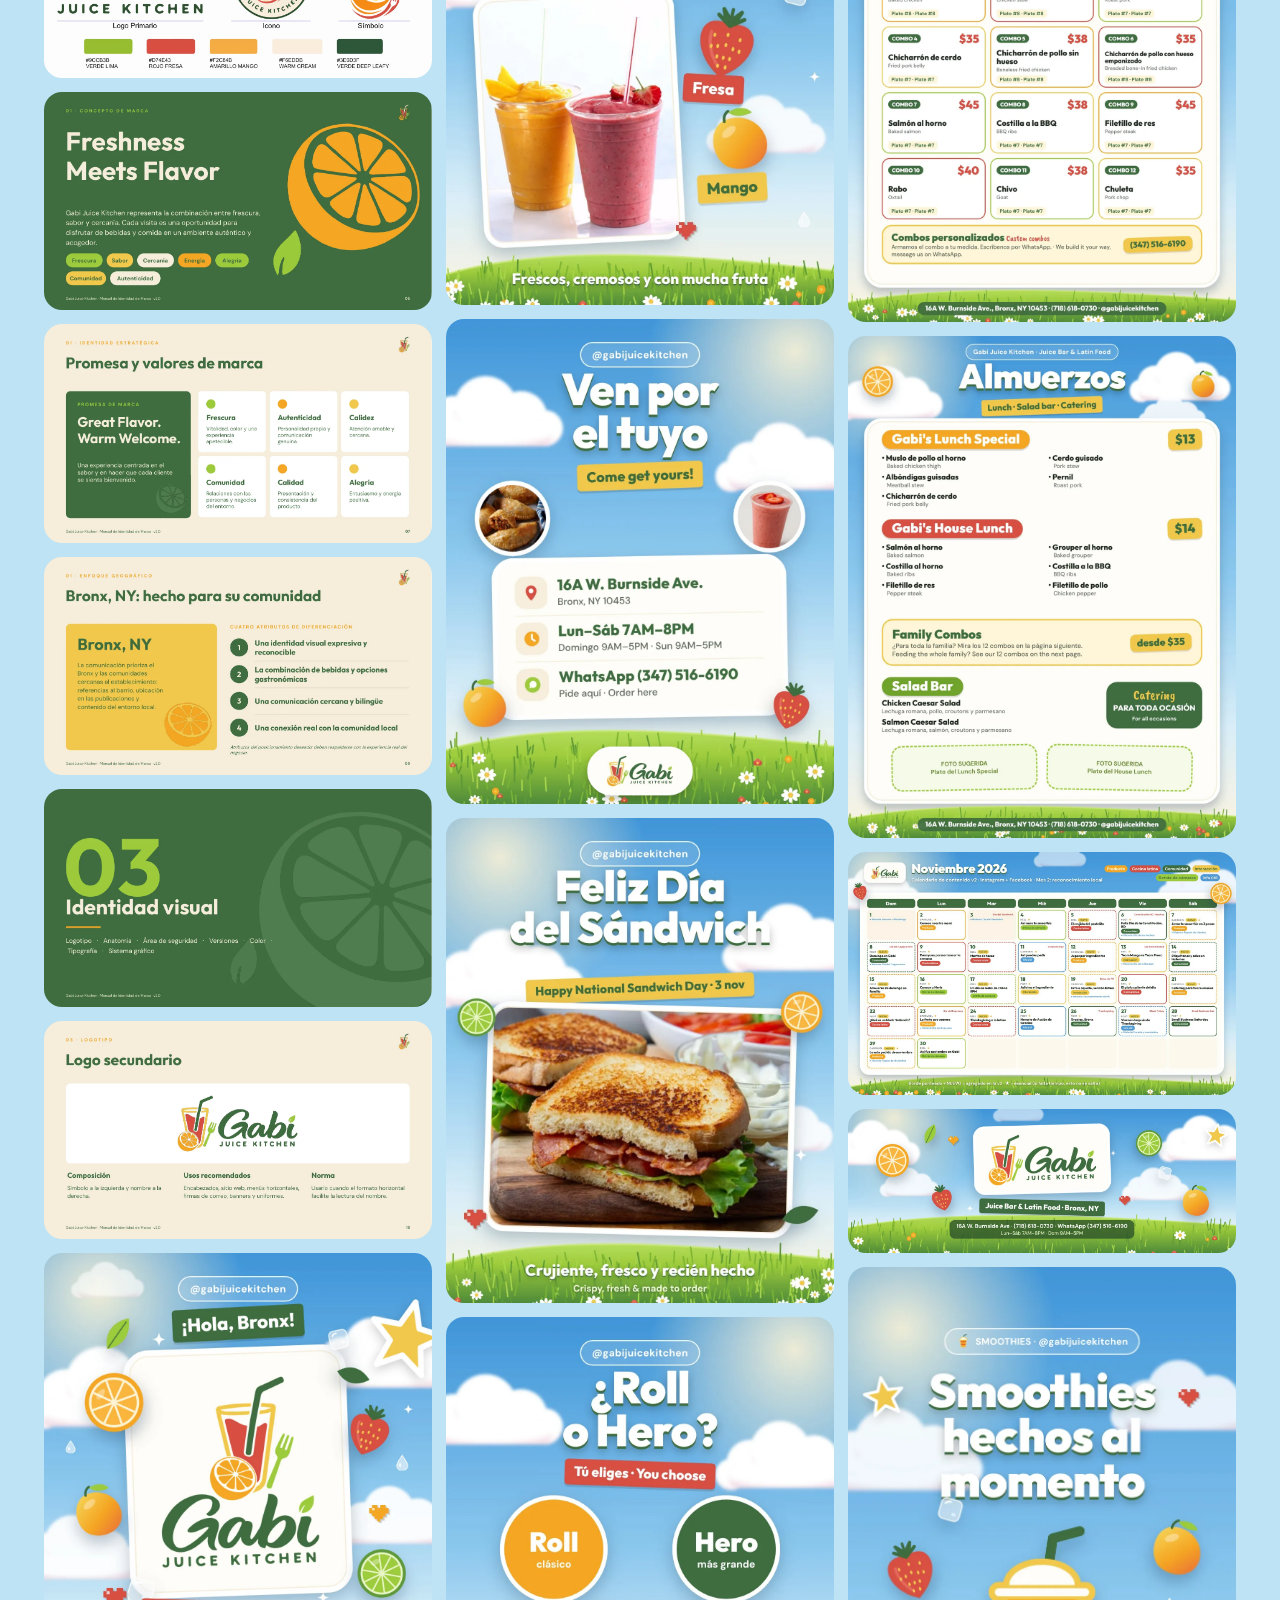
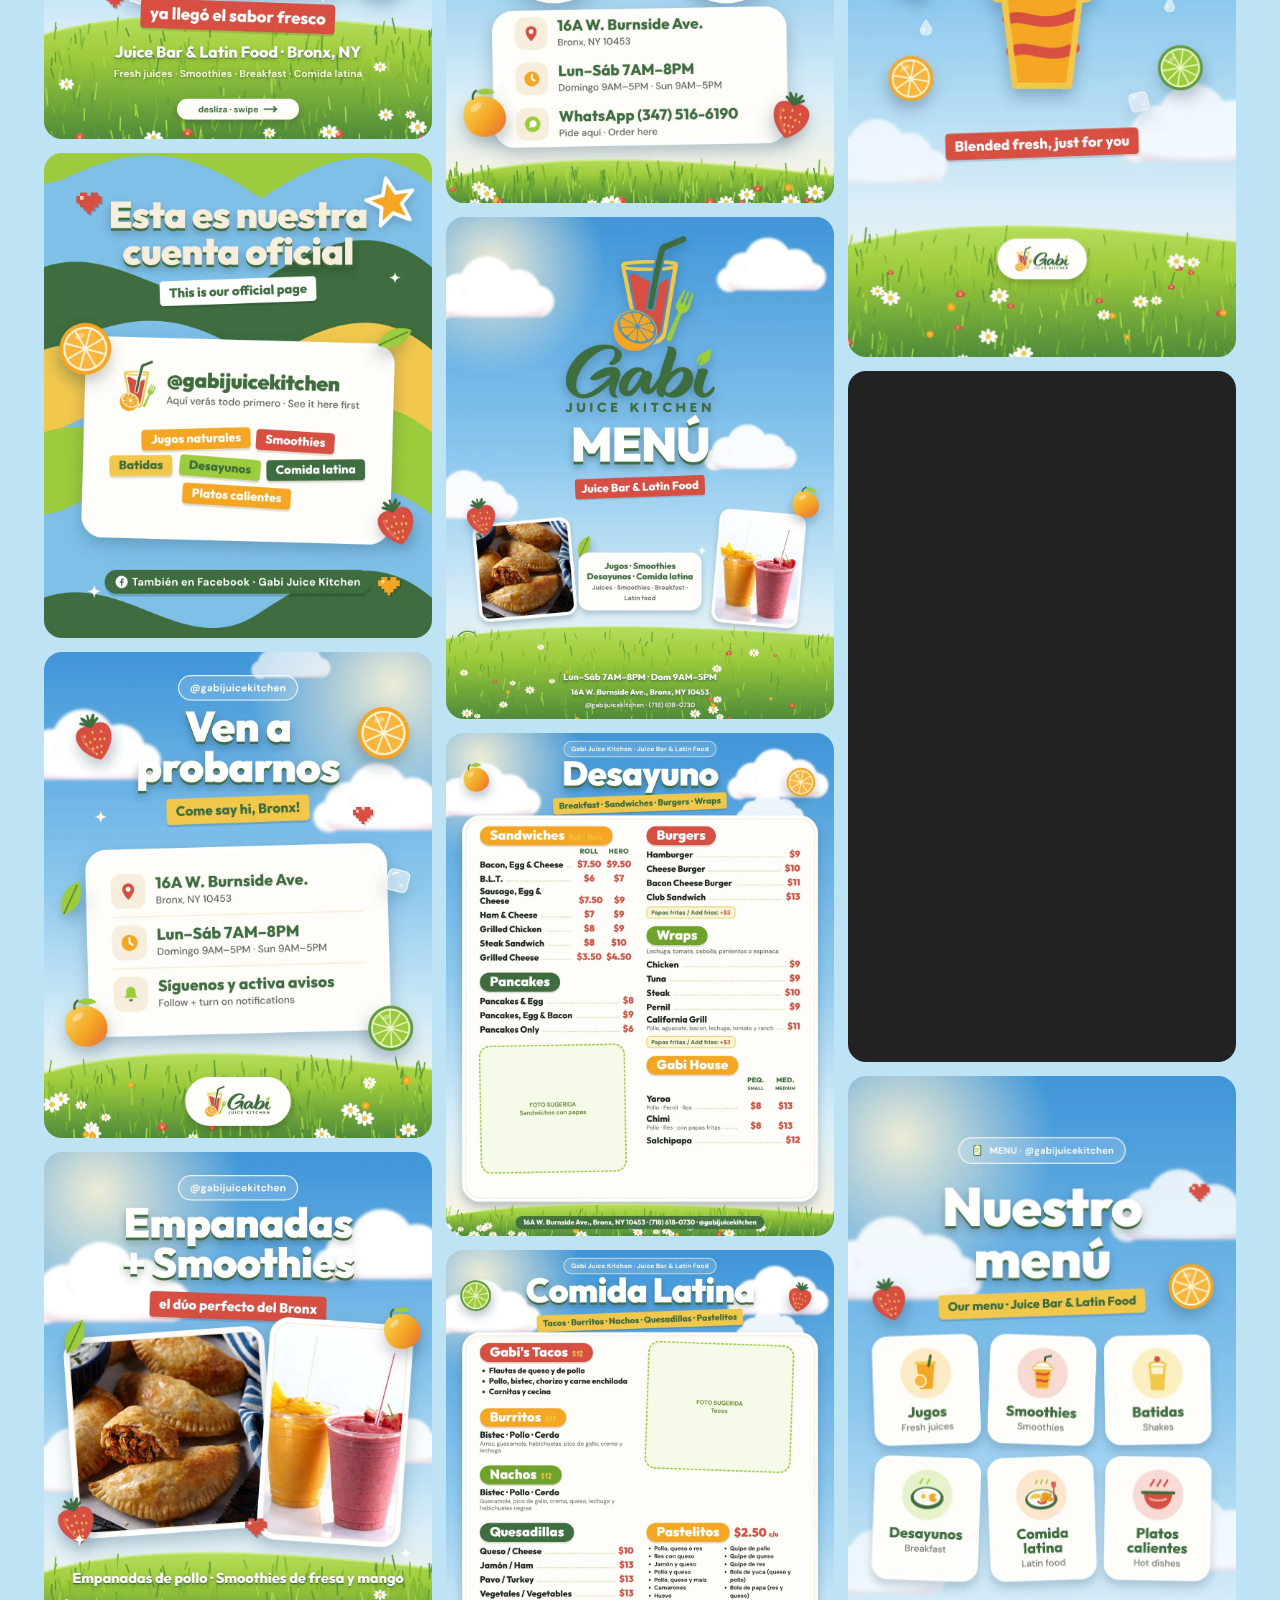
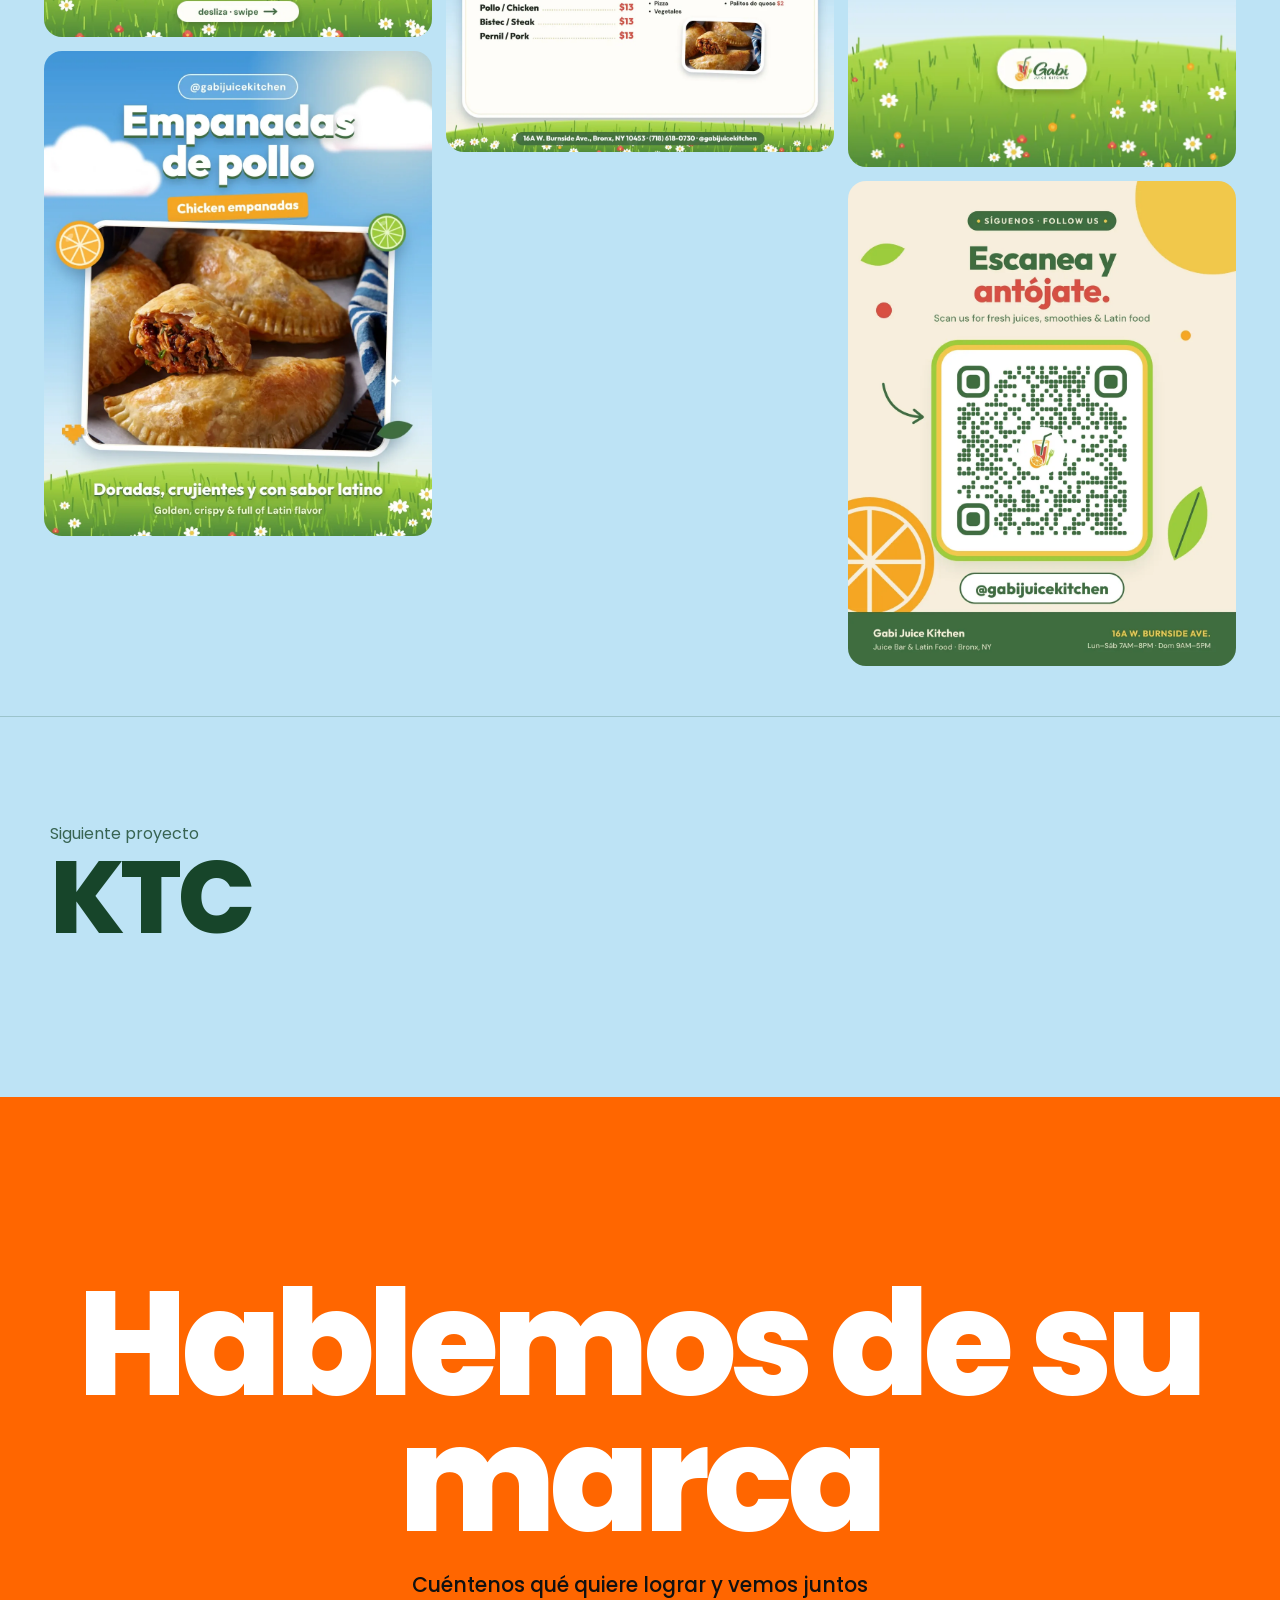
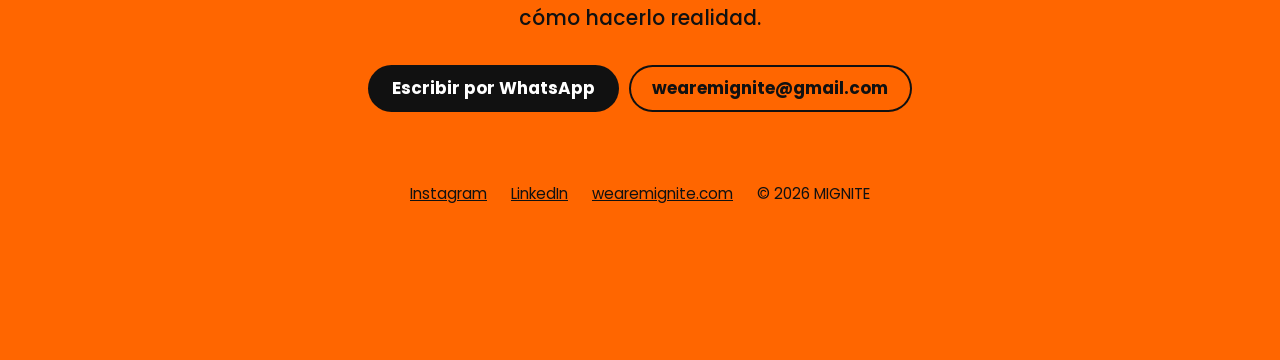
<file: trabajo/gabi.html>
<!doctype html><html lang="es-DO"><head><meta charset="utf-8">
<meta name="viewport" content="width=device-width,initial-scale=1">
<title>Gabi Juice Kitchen | Portafolio MIGNITE</title><meta name="description" content="Identidad y presencia digital para un juice bar con cocina latina en el Bronx.">
<link rel="canonical" href="https://wearemignite.com/portafolio/trabajo/gabi.html">
<meta property="og:title" content="Gabi Juice Kitchen | Portafolio MIGNITE"><meta property="og:description" content="Identidad y presencia digital para un juice bar con cocina latina en el Bronx.">
<meta property="og:type" content="website"><meta property="og:url" content="https://wearemignite.com/portafolio/trabajo/gabi.html"><meta property="og:image" content="https://wearemignite.com/portafolio/assets/og.jpg">
<meta name="twitter:card" content="summary_large_image"><meta name="theme-color" content="#FF6600">
<link rel="icon" href="../assets/i/iso-color.svg" type="image/svg+xml">
<link rel="preload" href="../assets/fonts/Poppins-ExtraBold.woff2" as="font" type="font/woff2" crossorigin>
<link rel="stylesheet" href="../assets/site.css?v=3"></head><body style="background:#BDE3F5;color:#17452A;--line:#17452A33">
<a class="skip" href="#contenido">Ir al contenido</a><div class="bezel" aria-hidden="true"></div><div class="ticker" aria-hidden="true"><div><span>Agenda abierta para marcas en RD y en el extranjero</span><i>✦</i><span>Campañas, branding, video y web</span><i>✦</i><span>Santiago de los Caballeros, República Dominicana</span><i>✦</i><span>Agenda abierta para marcas en RD y en el extranjero</span><i>✦</i><span>Campañas, branding, video y web</span><i>✦</i><span>Santiago de los Caballeros, República Dominicana</span><i>✦</i><span>Agenda abierta para marcas en RD y en el extranjero</span><i>✦</i><span>Campañas, branding, video y web</span><i>✦</i><span>Santiago de los Caballeros, República Dominicana</span><i>✦</i><span>Agenda abierta para marcas en RD y en el extranjero</span><i>✦</i><span>Campañas, branding, video y web</span><i>✦</i><span>Santiago de los Caballeros, República Dominicana</span><i>✦</i></div></div>
<header class="top"><a class="brand" href="../index.html" aria-label="Volver al portafolio"><img src="../assets/i/wordmark-negro.svg" alt="MIGNITE" width="900" height="250"></a></header>
<main id="contenido"><section class="p-hero"><h1>Gabi Juice Kitchen</h1><p class="lead">Identidad y presencia digital para un juice bar con cocina latina en el Bronx.</p></section>
<div class="p-main"><img src="../assets/p/gjk-man-1.webp" width="1281" height="720" alt="Gabi Juice Kitchen"></div>
<dl class="facts-sheet"><div><dt>Marca</dt><dd>Gabi Juice Kitchen</dd></div><div><dt>Trabajo</dt><dd>Marca y redes sociales</dd></div><div><dt>Entregables</dt><dd>Logo, manual, menú, Instagram y Facebook</dd></div><div><dt>Año</dt><dd>2026</dd></div></dl>
<section class="story"><h2>Lo que se necesitaba</h2><p>Un negocio de barrio necesitaba verse fresco y cercano desde el primer día, en inglés y en español, para los vecinos del Bronx.</p></section>
<section class="story"><h2>La idea</h2><p>&quot;Freshness Meets Flavor&quot;. Un vaso con naranja y tenedor que une el juice bar con la cocina, sobre un mundo de cielo, grama y fruta.</p></section>
<section class="story"><h2>Lo que hicimos</h2><p>Diseñamos el sistema de logos, un manual de marca de 36 páginas, el menú de 8 páginas, los perfiles de Instagram y Facebook, las portadas de historias destacadas, el calendario mensual y los posts de lanzamiento, de producto y de fechas especiales como el Día del Sándwich.</p></section>
<section class="vars" aria-labelledby="vars-t"><div class="vars-head"><h2 id="vars-t">Cuatro caminos para la G</h2><p>Antes de llegar al logo final exploramos símbolos a partir de la G de Gabi: frutas que dibujan la letra y un tenedor que une el jugo con la cocina.</p></div><div class="vars-grid"><figure class="var big"><button class="piece" data-full="../assets/p/gjk-g-gota.webp" data-t="Gota G"><img src="../assets/p/gjk-g-gota.webp" width="1800" height="1200" alt="Propuesta de logo Gota G para Gabi Juice Kitchen" loading=lazy decoding=async></button><figcaption><h3>Gota G</h3><p>Una gota de jugo que también es una fruta. Dentro, una G en espacio negativo cuya barra termina en tenedor: jugo y comida en un solo gesto.</p></figcaption></figure><figure class="var"><button class="piece" data-full="../assets/p/gjk-g-citrica.webp" data-t="G cítrica"><img src="../assets/p/gjk-g-citrica.webp" width="1200" height="800" alt="Propuesta de logo G cítrica para Gabi Juice Kitchen" loading=lazy decoding=async></button><figcaption><h3>G cítrica</h3><p>La cáscara de naranja dibuja la G y el tenedor rojo fresa es la barra de la letra.</p></figcaption></figure><figure class="var"><button class="piece" data-full="../assets/p/gjk-g-chinola.webp" data-t="G de chinola"><img src="../assets/p/gjk-g-chinola.webp" width="1024" height="682" alt="Propuesta de logo G de chinola para Gabi Juice Kitchen" loading=lazy decoding=async></button><figcaption><h3>G de chinola</h3><p>Media chinola vista desde arriba: el corte de la cáscara abre la G y un tenedor es la barra.</p></figcaption></figure><figure class="var"><button class="piece" data-full="../assets/p/gjk-g-banana.webp" data-t="G de banana"><img src="../assets/p/gjk-g-banana.webp" width="1024" height="682" alt="Propuesta de logo G de banana para Gabi Juice Kitchen" loading=lazy decoding=async></button><figcaption><h3>G de banana</h3><p>Una banana se curva hasta formar la G, con un tenedor rojo como barra.</p></figcaption></figure></div></section>
<div class="p-grid"><button class="piece" data-full="../assets/p/gjk-sistema.webp" data-t="Gabi Juice Kitchen"><img src="../assets/p/gjk-sistema.webp" width="1400" height="933" alt="Gabi Juice Kitchen" loading=lazy decoding=async></button><button class="piece" data-full="../assets/p/gjk-man-2.webp" data-t="Gabi Juice Kitchen"><img src="../assets/p/gjk-man-2.webp" width="1281" height="720" alt="Gabi Juice Kitchen" loading=lazy decoding=async></button><button class="piece" data-full="../assets/p/gjk-man-3.webp" data-t="Gabi Juice Kitchen"><img src="../assets/p/gjk-man-3.webp" width="1281" height="720" alt="Gabi Juice Kitchen" loading=lazy decoding=async></button><button class="piece" data-full="../assets/p/gjk-man-4.webp" data-t="Gabi Juice Kitchen"><img src="../assets/p/gjk-man-4.webp" width="1281" height="720" alt="Gabi Juice Kitchen" loading=lazy decoding=async></button><button class="piece" data-full="../assets/p/gjk-man-5.webp" data-t="Gabi Juice Kitchen"><img src="../assets/p/gjk-man-5.webp" width="1281" height="720" alt="Gabi Juice Kitchen" loading=lazy decoding=async></button><button class="piece" data-full="../assets/p/gjk-man-6.webp" data-t="Gabi Juice Kitchen"><img src="../assets/p/gjk-man-6.webp" width="1281" height="720" alt="Gabi Juice Kitchen" loading=lazy decoding=async></button><button class="piece" data-full="../assets/p/gjk-1.webp" data-t="Gabi Juice Kitchen"><img src="../assets/p/gjk-1.webp" width="1080" height="1350" alt="Gabi Juice Kitchen" loading=lazy decoding=async></button><button class="piece" data-full="../assets/p/gjk-2.webp" data-t="Gabi Juice Kitchen"><img src="../assets/p/gjk-2.webp" width="1080" height="1350" alt="Gabi Juice Kitchen" loading=lazy decoding=async></button><button class="piece" data-full="../assets/p/gjk-3.webp" data-t="Gabi Juice Kitchen"><img src="../assets/p/gjk-3.webp" width="1080" height="1350" alt="Gabi Juice Kitchen" loading=lazy decoding=async></button><button class="piece" data-full="../assets/p/gjk-4.webp" data-t="Gabi Juice Kitchen"><img src="../assets/p/gjk-4.webp" width="1080" height="1350" alt="Gabi Juice Kitchen" loading=lazy decoding=async></button><button class="piece" data-full="../assets/p/gjk-5.webp" data-t="Gabi Juice Kitchen"><img src="../assets/p/gjk-5.webp" width="1080" height="1350" alt="Gabi Juice Kitchen" loading=lazy decoding=async></button><button class="piece" data-full="../assets/p/gjk-6.webp" data-t="Gabi Juice Kitchen"><img src="../assets/p/gjk-6.webp" width="1080" height="1350" alt="Gabi Juice Kitchen" loading=lazy decoding=async></button><button class="piece" data-full="../assets/p/gjk-7.webp" data-t="Gabi Juice Kitchen"><img src="../assets/p/gjk-7.webp" width="1080" height="1350" alt="Gabi Juice Kitchen" loading=lazy decoding=async></button><button class="piece" data-full="../assets/p/gjk-sand-1.webp" data-t="Gabi Juice Kitchen"><img src="../assets/p/gjk-sand-1.webp" width="1080" height="1350" alt="Gabi Juice Kitchen" loading=lazy decoding=async></button><button class="piece" data-full="../assets/p/gjk-sand-2.webp" data-t="Gabi Juice Kitchen"><img src="../assets/p/gjk-sand-2.webp" width="1080" height="1350" alt="Gabi Juice Kitchen" loading=lazy decoding=async></button><button class="piece" data-full="../assets/p/gjk-menu-1.webp" data-t="Gabi Juice Kitchen"><img src="../assets/p/gjk-menu-1.webp" width="1082" height="1400" alt="Gabi Juice Kitchen" loading=lazy decoding=async></button><button class="piece" data-full="../assets/p/gjk-menu-2.webp" data-t="Gabi Juice Kitchen"><img src="../assets/p/gjk-menu-2.webp" width="1082" height="1400" alt="Gabi Juice Kitchen" loading=lazy decoding=async></button><button class="piece" data-full="../assets/p/gjk-menu-3.webp" data-t="Gabi Juice Kitchen"><img src="../assets/p/gjk-menu-3.webp" width="1082" height="1400" alt="Gabi Juice Kitchen" loading=lazy decoding=async></button><button class="piece" data-full="../assets/p/gjk-menu-4.webp" data-t="Gabi Juice Kitchen"><img src="../assets/p/gjk-menu-4.webp" width="1082" height="1400" alt="Gabi Juice Kitchen" loading=lazy decoding=async></button><button class="piece" data-full="../assets/p/gjk-menu-5.webp" data-t="Gabi Juice Kitchen"><img src="../assets/p/gjk-menu-5.webp" width="1082" height="1400" alt="Gabi Juice Kitchen" loading=lazy decoding=async></button><button class="piece" data-full="../assets/p/gjk-cal.webp" data-t="Gabi Juice Kitchen"><img src="../assets/p/gjk-cal.webp" width="1400" height="875" alt="Gabi Juice Kitchen" loading=lazy decoding=async></button><button class="piece" data-full="../assets/p/gjk-fb.webp" data-t="Gabi Juice Kitchen"><img src="../assets/p/gjk-fb.webp" width="1400" height="518" alt="Gabi Juice Kitchen" loading=lazy decoding=async></button><button class="piece" data-full="../assets/p/gjk-st-1.webp" data-t="Gabi Juice Kitchen"><img src="../assets/p/gjk-st-1.webp" width="787" height="1400" alt="Gabi Juice Kitchen" loading=lazy decoding=async></button><button class="piece" data-full="../assets/p/gjk-st-2.webp" data-t="Gabi Juice Kitchen"><img src="../assets/p/gjk-st-2.webp" width="787" height="1400" alt="Gabi Juice Kitchen" loading=lazy decoding=async></button><button class="piece" data-full="../assets/p/gjk-st-3.webp" data-t="Gabi Juice Kitchen"><img src="../assets/p/gjk-st-3.webp" width="787" height="1400" alt="Gabi Juice Kitchen" loading=lazy decoding=async></button><button class="piece" data-full="../assets/p/gjk-qr.webp" data-t="Gabi Juice Kitchen"><img src="../assets/p/gjk-qr.webp" width="1080" height="1350" alt="Gabi Juice Kitchen" loading=lazy decoding=async></button></div>
<a class="next" href="ktc.html"><small>Siguiente proyecto</small><b>KTC</b></a>
<section class="cta" id="hablemos"><h2>Hablemos de su marca</h2><p>Cuéntenos qué quiere lograr y vemos juntos cómo hacerlo realidad.</p>
<div class="row"><a class="btn solid" href="https://wa.me/18293339991?text=Hola%20MIGNITE%2C%20vi%20su%20portafolio%20y%20quisiera%20hablar%20de%20mi%20marca." target="_blank" rel="noopener">Escribir por WhatsApp</a><a class="btn ghost" href="mailto:wearemignite@gmail.com">wearemignite@gmail.com</a></div>
<div class="foot"><a href="https://www.instagram.com/wearemignite/" target="_blank" rel="noopener">Instagram</a><a href="https://www.linkedin.com/company/wearemignite" target="_blank" rel="noopener">LinkedIn</a><a href="https://wearemignite.com">wearemignite.com</a><span>© 2026 MIGNITE</span></div></section></main><nav class="dock" aria-label="Principal"><a href="../index.html#trabajo">Trabajo</a><a class="hide-s" href="../index.html#muro">Muro</a><a href="../index.html#servicios">Servicios</a><a href="../index.html#nosotros">Nosotros</a><a class="go" href="https://wa.me/18293339991?text=Hola%20MIGNITE%2C%20vi%20su%20portafolio%20y%20quisiera%20hablar%20de%20mi%20marca." target="_blank" rel="noopener">Hablemos</a></nav><dialog class="lb" aria-label="Vista ampliada"><div class="lb-media"></div><div class="lb-bar"><span class="lb-cap"></span><button class="lb-x">Cerrar</button></div></dialog><script src="../assets/site.js" defer></script></body></html>
</file>
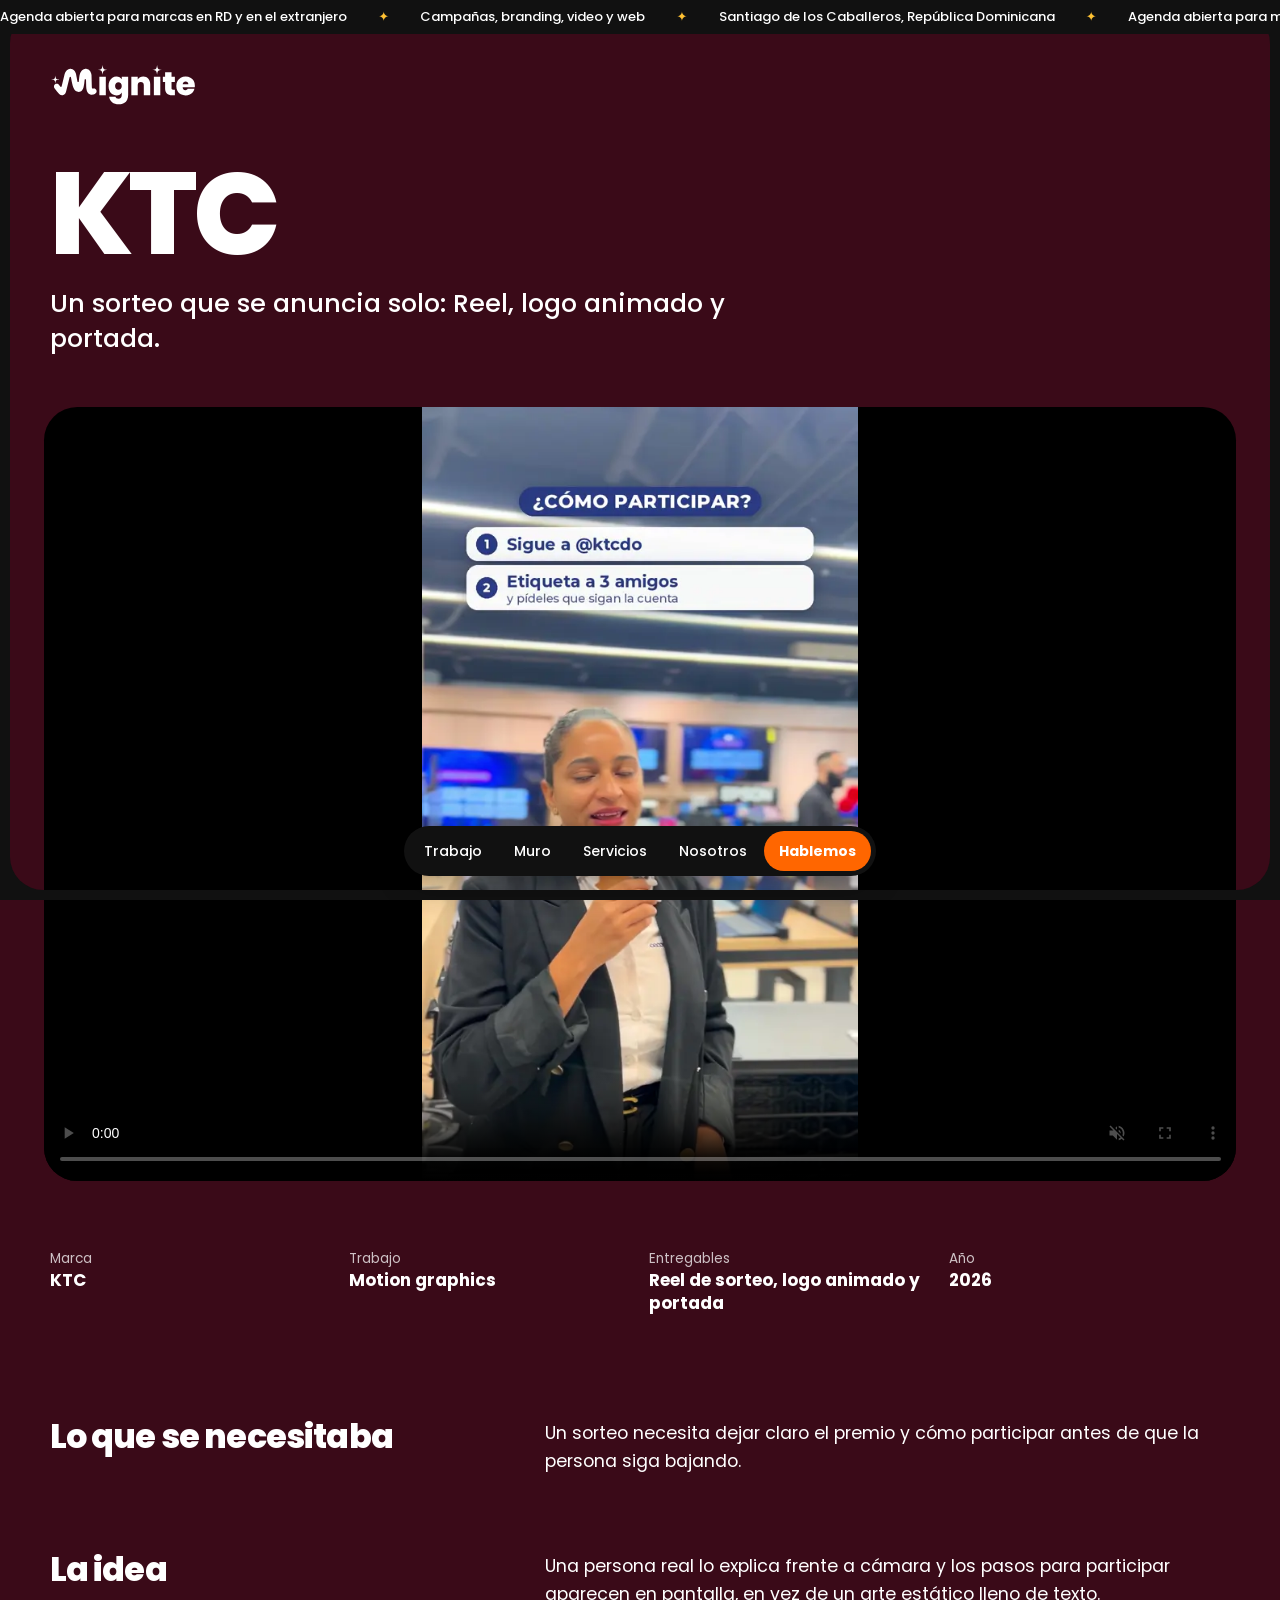
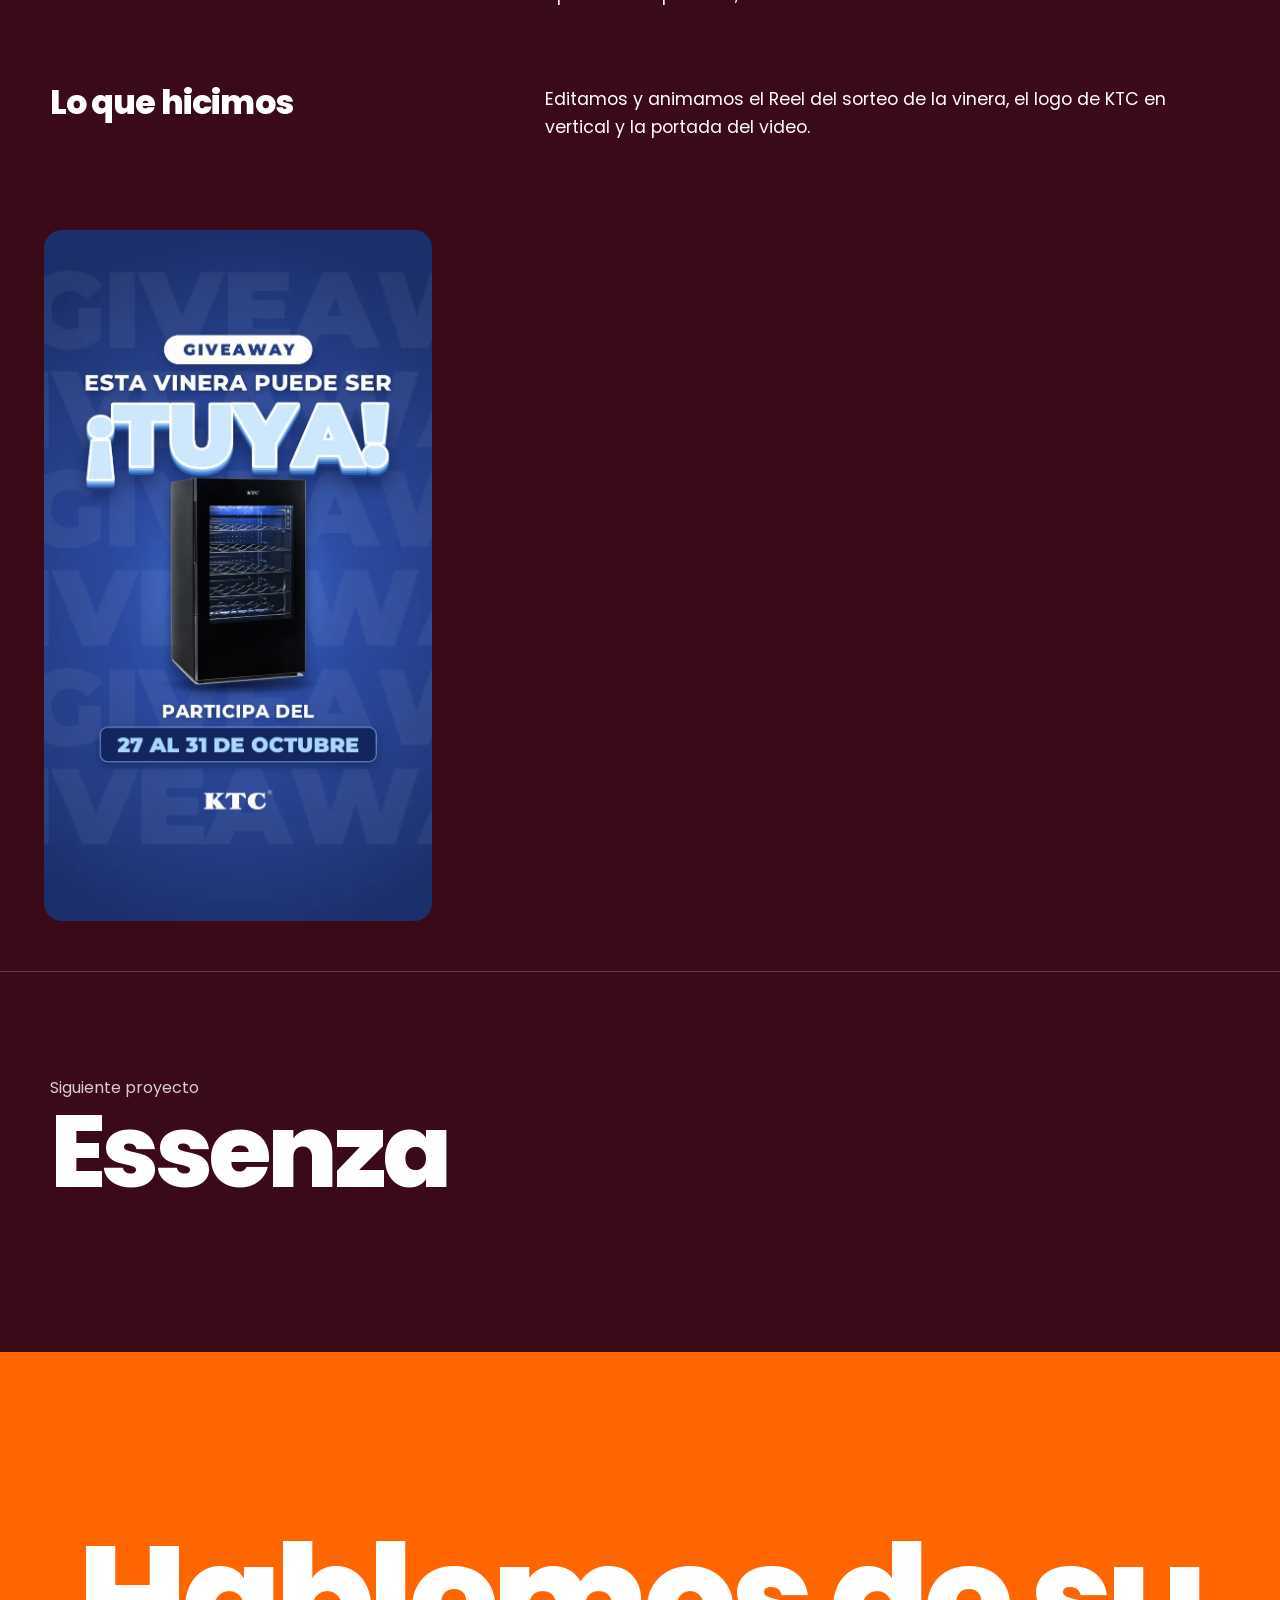
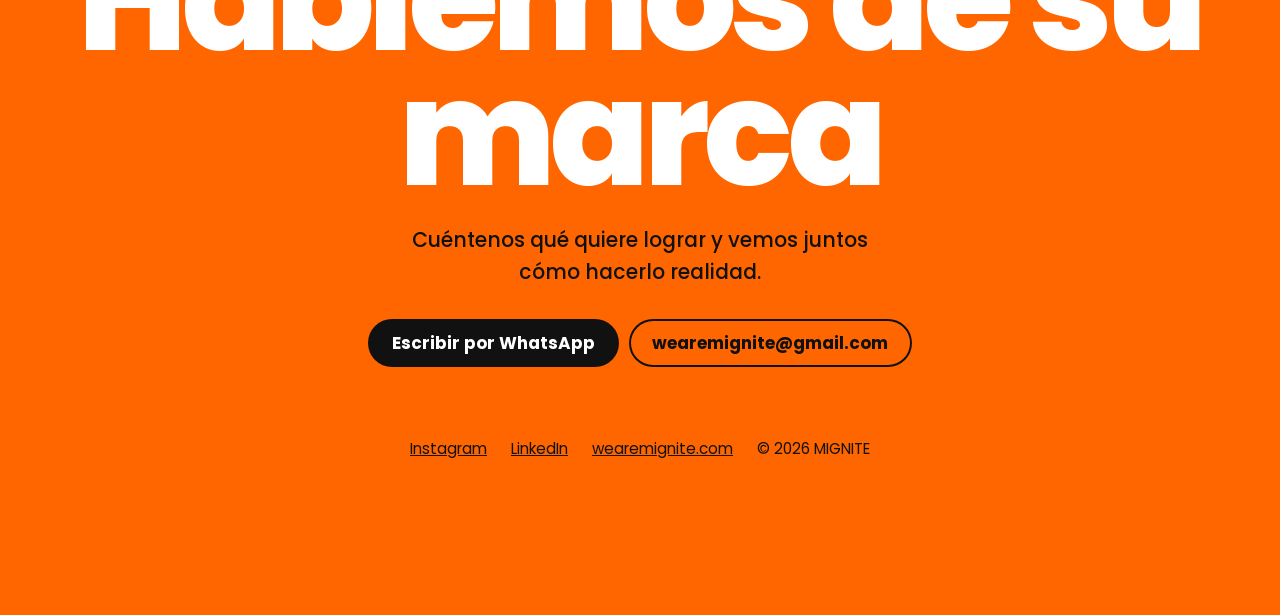
<file: trabajo/ktc.html>
<!doctype html><html lang="es-DO"><head><meta charset="utf-8">
<meta name="viewport" content="width=device-width,initial-scale=1">
<title>KTC | Portafolio MIGNITE</title><meta name="description" content="Un sorteo que se anuncia solo: Reel, logo animado y portada.">
<link rel="canonical" href="https://wearemignite.com/portafolio/trabajo/ktc.html">
<meta property="og:title" content="KTC | Portafolio MIGNITE"><meta property="og:description" content="Un sorteo que se anuncia solo: Reel, logo animado y portada.">
<meta property="og:type" content="website"><meta property="og:url" content="https://wearemignite.com/portafolio/trabajo/ktc.html"><meta property="og:image" content="https://wearemignite.com/portafolio/assets/og.jpg">
<meta name="twitter:card" content="summary_large_image"><meta name="theme-color" content="#FF6600">
<link rel="icon" href="../assets/i/iso-color.svg" type="image/svg+xml">
<link rel="preload" href="../assets/fonts/Poppins-ExtraBold.woff2" as="font" type="font/woff2" crossorigin>
<link rel="stylesheet" href="../assets/site.css?v=3"></head><body style="background:#3A0A18;color:#FFFFFF;--line:#FFFFFF33">
<a class="skip" href="#contenido">Ir al contenido</a><div class="bezel" aria-hidden="true"></div><div class="ticker" aria-hidden="true"><div><span>Agenda abierta para marcas en RD y en el extranjero</span><i>✦</i><span>Campañas, branding, video y web</span><i>✦</i><span>Santiago de los Caballeros, República Dominicana</span><i>✦</i><span>Agenda abierta para marcas en RD y en el extranjero</span><i>✦</i><span>Campañas, branding, video y web</span><i>✦</i><span>Santiago de los Caballeros, República Dominicana</span><i>✦</i><span>Agenda abierta para marcas en RD y en el extranjero</span><i>✦</i><span>Campañas, branding, video y web</span><i>✦</i><span>Santiago de los Caballeros, República Dominicana</span><i>✦</i><span>Agenda abierta para marcas en RD y en el extranjero</span><i>✦</i><span>Campañas, branding, video y web</span><i>✦</i><span>Santiago de los Caballeros, República Dominicana</span><i>✦</i></div></div>
<header class="top"><a class="brand" href="../index.html" aria-label="Volver al portafolio"><img src="../assets/i/wordmark-blanco.svg" alt="MIGNITE" width="900" height="250"></a></header>
<main id="contenido"><section class="p-hero"><h1>KTC</h1><p class="lead">Un sorteo que se anuncia solo: Reel, logo animado y portada.</p></section>
<div class="p-main"><video controls playsinline muted preload="metadata" poster="../assets/v/ktc-give.webp" src="../assets/v/ktc-give.mp4" width="1080" height="1920"></video></div>
<dl class="facts-sheet"><div><dt>Marca</dt><dd>KTC</dd></div><div><dt>Trabajo</dt><dd>Motion graphics</dd></div><div><dt>Entregables</dt><dd>Reel de sorteo, logo animado y portada</dd></div><div><dt>Año</dt><dd>2026</dd></div></dl>
<section class="story"><h2>Lo que se necesitaba</h2><p>Un sorteo necesita dejar claro el premio y cómo participar antes de que la persona siga bajando.</p></section>
<section class="story"><h2>La idea</h2><p>Una persona real lo explica frente a cámara y los pasos para participar aparecen en pantalla, en vez de un arte estático lleno de texto.</p></section>
<section class="story"><h2>Lo que hicimos</h2><p>Editamos y animamos el Reel del sorteo de la vinera, el logo de KTC en vertical y la portada del video.</p></section>
<div class="p-grid"><button class="piece" data-full="../assets/p/ktc-cover.webp" data-t="KTC"><img src="../assets/p/ktc-cover.webp" width="787" height="1400" alt="KTC" loading=lazy decoding=async></button></div>
<a class="next" href="essenza.html"><small>Siguiente proyecto</small><b>Essenza</b></a>
<section class="cta" id="hablemos"><h2>Hablemos de su marca</h2><p>Cuéntenos qué quiere lograr y vemos juntos cómo hacerlo realidad.</p>
<div class="row"><a class="btn solid" href="https://wa.me/18293339991?text=Hola%20MIGNITE%2C%20vi%20su%20portafolio%20y%20quisiera%20hablar%20de%20mi%20marca." target="_blank" rel="noopener">Escribir por WhatsApp</a><a class="btn ghost" href="mailto:wearemignite@gmail.com">wearemignite@gmail.com</a></div>
<div class="foot"><a href="https://www.instagram.com/wearemignite/" target="_blank" rel="noopener">Instagram</a><a href="https://www.linkedin.com/company/wearemignite" target="_blank" rel="noopener">LinkedIn</a><a href="https://wearemignite.com">wearemignite.com</a><span>© 2026 MIGNITE</span></div></section></main><nav class="dock" aria-label="Principal"><a href="../index.html#trabajo">Trabajo</a><a class="hide-s" href="../index.html#muro">Muro</a><a href="../index.html#servicios">Servicios</a><a href="../index.html#nosotros">Nosotros</a><a class="go" href="https://wa.me/18293339991?text=Hola%20MIGNITE%2C%20vi%20su%20portafolio%20y%20quisiera%20hablar%20de%20mi%20marca." target="_blank" rel="noopener">Hablemos</a></nav><dialog class="lb" aria-label="Vista ampliada"><div class="lb-media"></div><div class="lb-bar"><span class="lb-cap"></span><button class="lb-x">Cerrar</button></div></dialog><script src="../assets/site.js" defer></script></body></html>
</file>
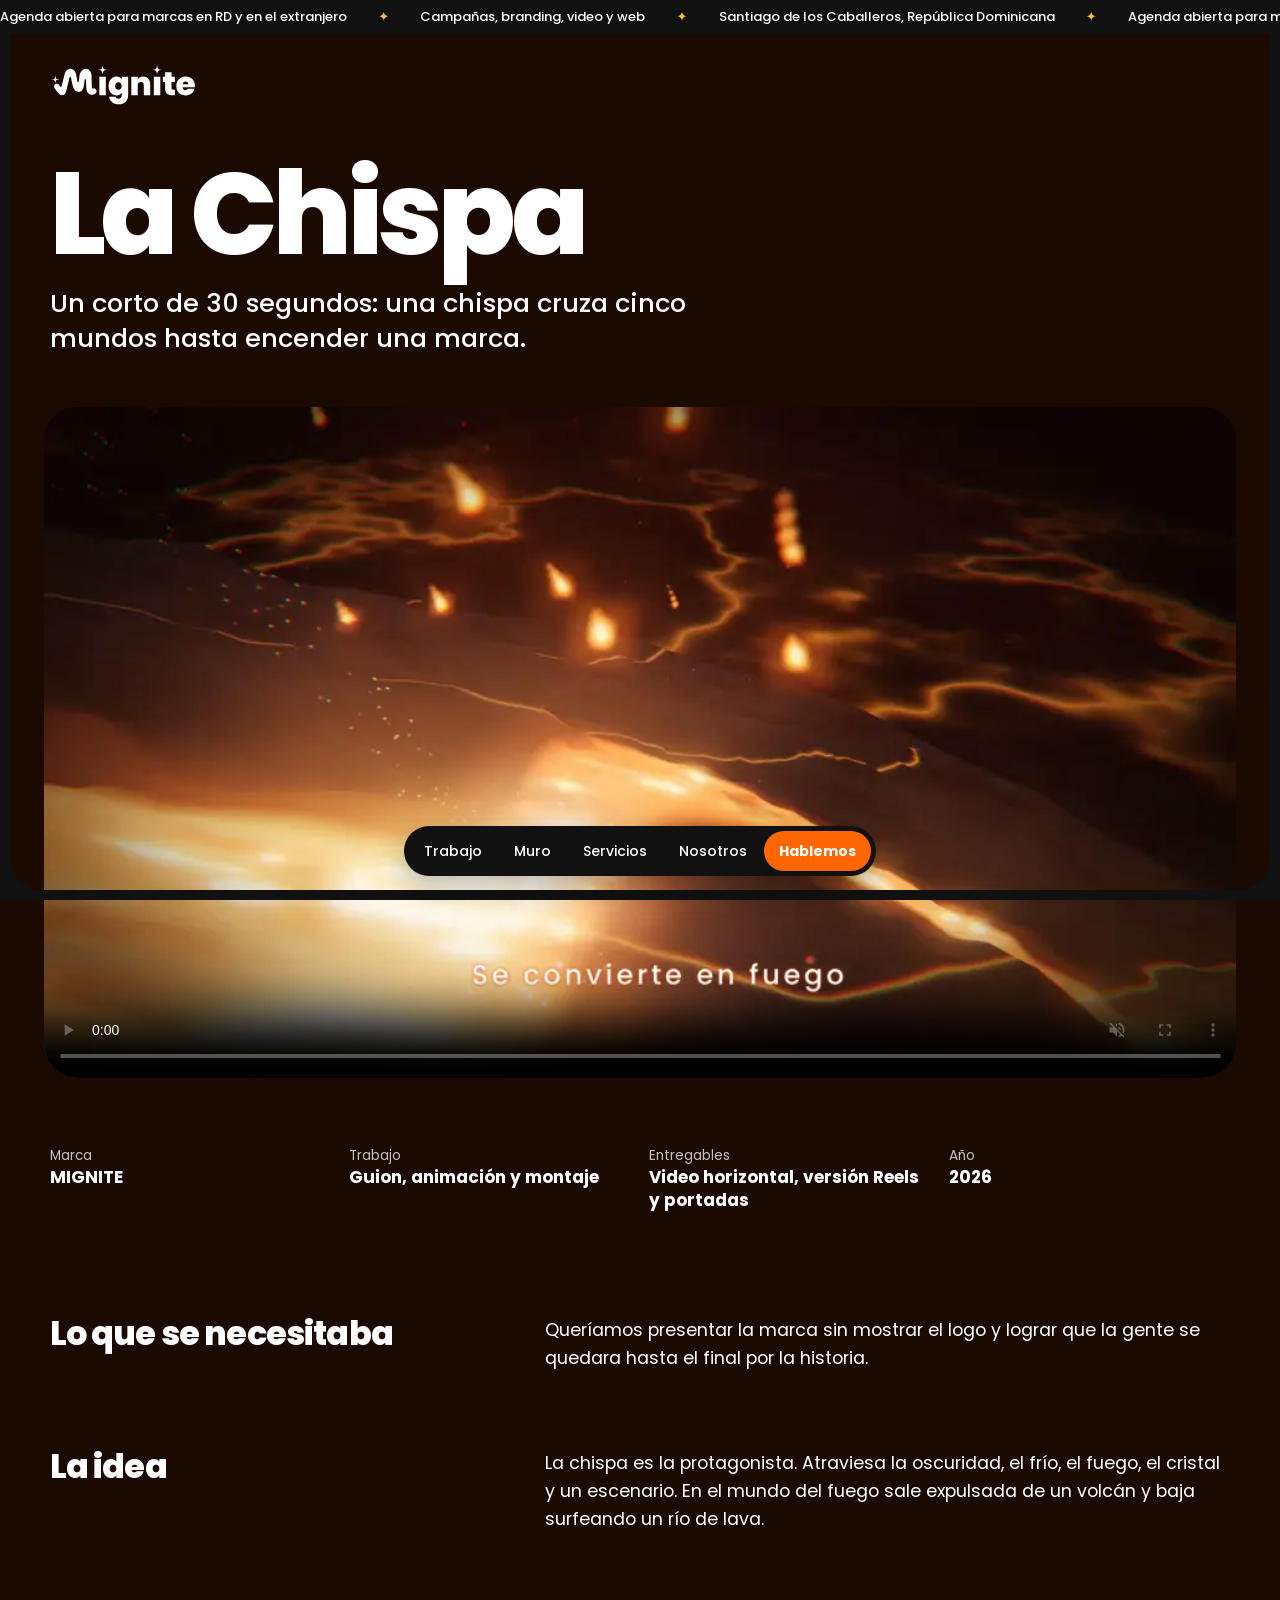
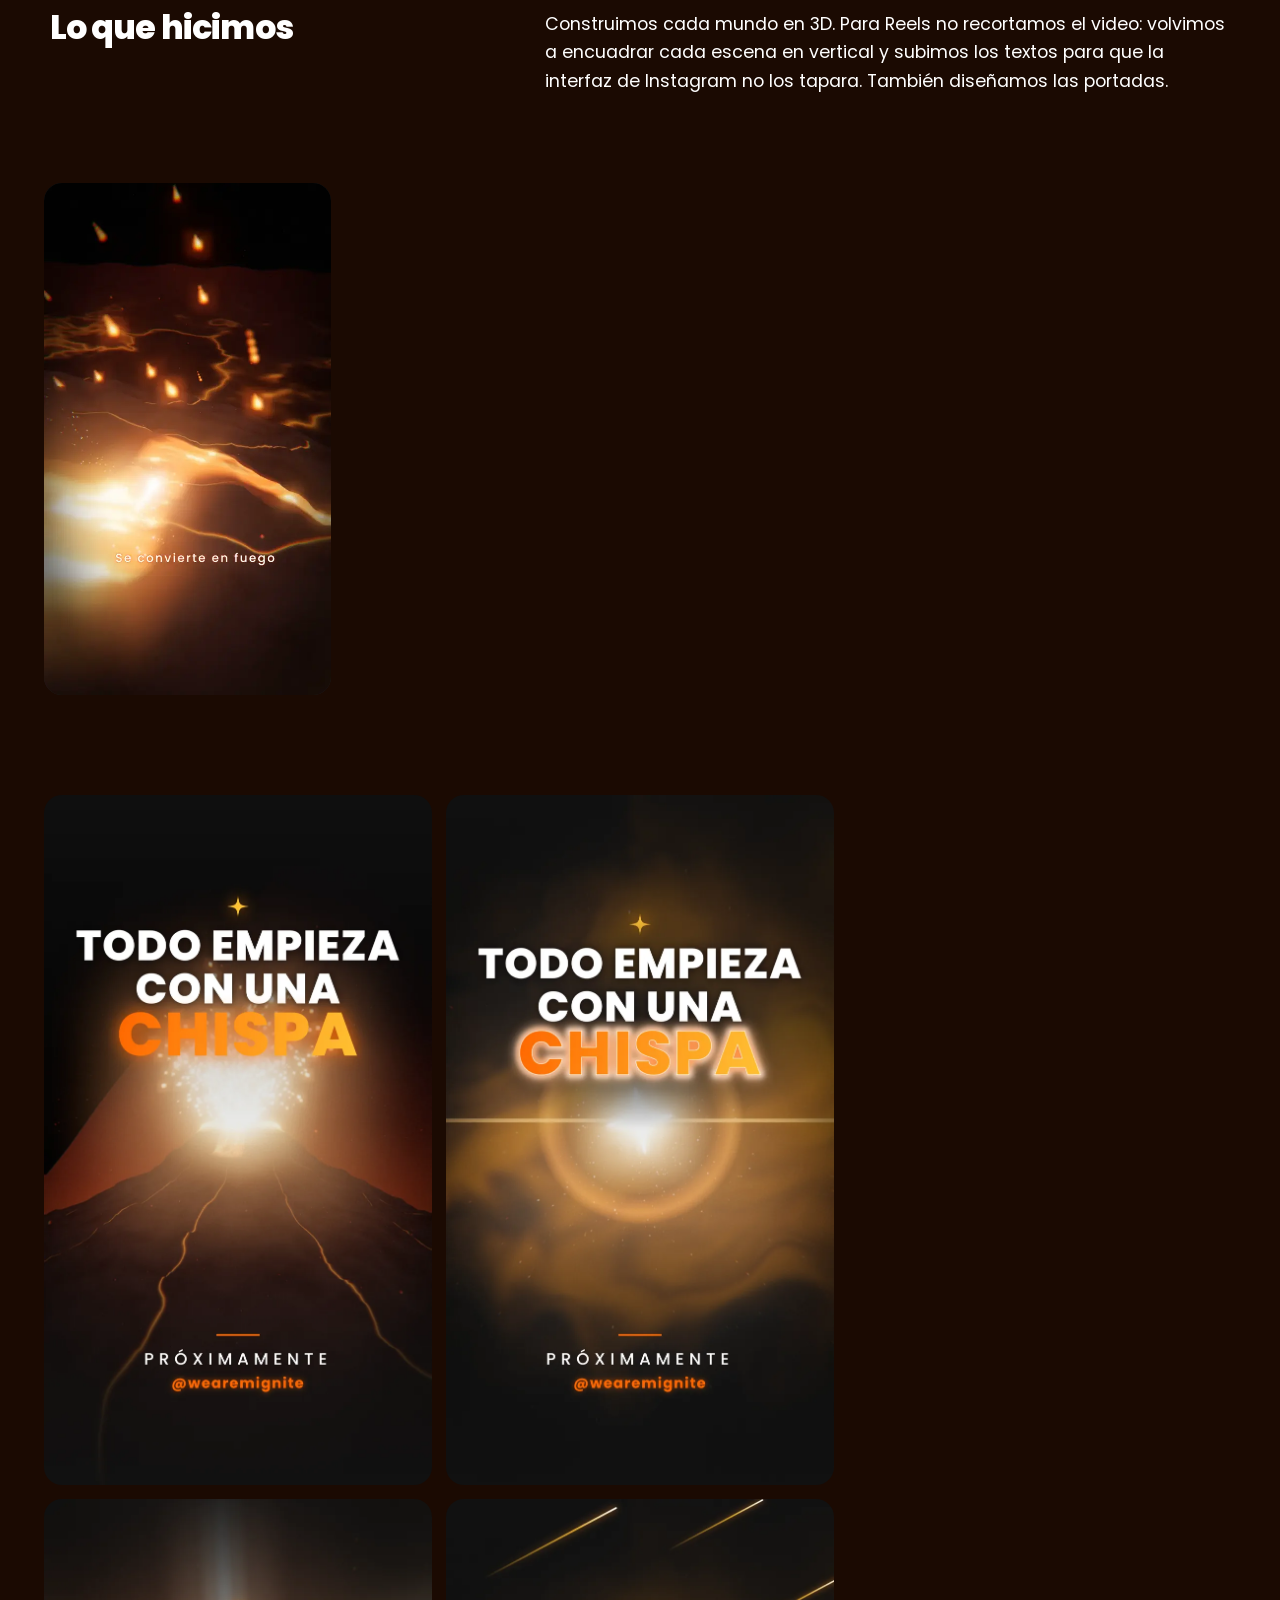
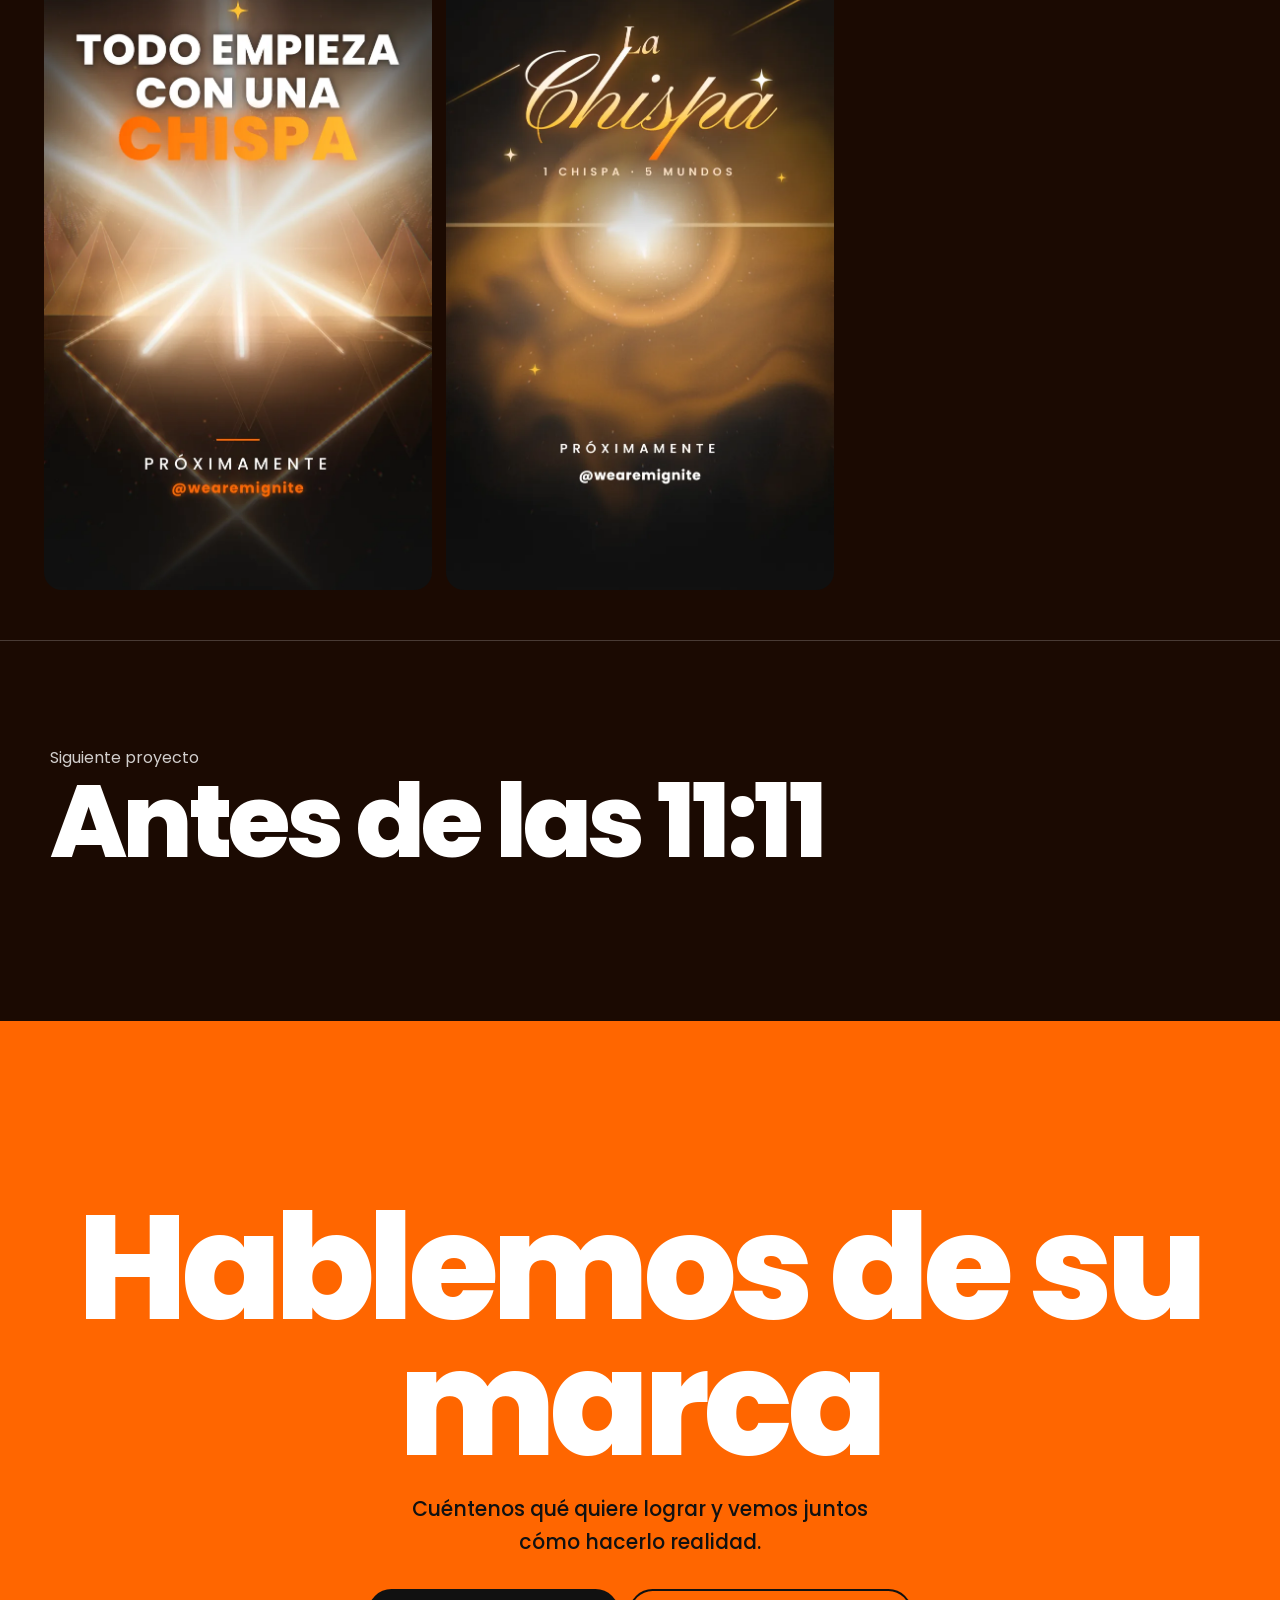
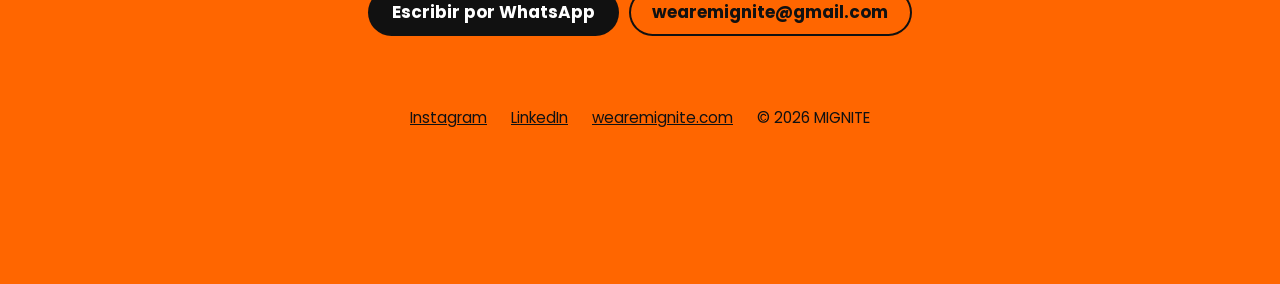
<file: trabajo/la-chispa.html>
<!doctype html><html lang="es-DO"><head><meta charset="utf-8">
<meta name="viewport" content="width=device-width,initial-scale=1">
<title>La Chispa | Portafolio MIGNITE</title><meta name="description" content="Un corto de 30 segundos: una chispa cruza cinco mundos hasta encender una marca.">
<link rel="canonical" href="https://wearemignite.com/portafolio/trabajo/la-chispa.html">
<meta property="og:title" content="La Chispa | Portafolio MIGNITE"><meta property="og:description" content="Un corto de 30 segundos: una chispa cruza cinco mundos hasta encender una marca.">
<meta property="og:type" content="website"><meta property="og:url" content="https://wearemignite.com/portafolio/trabajo/la-chispa.html"><meta property="og:image" content="https://wearemignite.com/portafolio/assets/og.jpg">
<meta name="twitter:card" content="summary_large_image"><meta name="theme-color" content="#FF6600">
<link rel="icon" href="../assets/i/iso-color.svg" type="image/svg+xml">
<link rel="preload" href="../assets/fonts/Poppins-ExtraBold.woff2" as="font" type="font/woff2" crossorigin>
<link rel="stylesheet" href="../assets/site.css?v=3"></head><body style="background:#1B0A02;color:#FFFFFF;--line:#FFFFFF33">
<a class="skip" href="#contenido">Ir al contenido</a><div class="bezel" aria-hidden="true"></div><div class="ticker" aria-hidden="true"><div><span>Agenda abierta para marcas en RD y en el extranjero</span><i>✦</i><span>Campañas, branding, video y web</span><i>✦</i><span>Santiago de los Caballeros, República Dominicana</span><i>✦</i><span>Agenda abierta para marcas en RD y en el extranjero</span><i>✦</i><span>Campañas, branding, video y web</span><i>✦</i><span>Santiago de los Caballeros, República Dominicana</span><i>✦</i><span>Agenda abierta para marcas en RD y en el extranjero</span><i>✦</i><span>Campañas, branding, video y web</span><i>✦</i><span>Santiago de los Caballeros, República Dominicana</span><i>✦</i><span>Agenda abierta para marcas en RD y en el extranjero</span><i>✦</i><span>Campañas, branding, video y web</span><i>✦</i><span>Santiago de los Caballeros, República Dominicana</span><i>✦</i></div></div>
<header class="top"><a class="brand" href="../index.html" aria-label="Volver al portafolio"><img src="../assets/i/wordmark-blanco.svg" alt="MIGNITE" width="900" height="250"></a></header>
<main id="contenido"><section class="p-hero"><h1>La Chispa</h1><p class="lead">Un corto de 30 segundos: una chispa cruza cinco mundos hasta encender una marca.</p></section>
<div class="p-main"><video controls playsinline muted preload="metadata" poster="../assets/v/la-chispa.webp" src="../assets/v/la-chispa.mp4" width="1920" height="1080"></video></div>
<dl class="facts-sheet"><div><dt>Marca</dt><dd>MIGNITE</dd></div><div><dt>Trabajo</dt><dd>Guion, animación y montaje</dd></div><div><dt>Entregables</dt><dd>Video horizontal, versión Reels y portadas</dd></div><div><dt>Año</dt><dd>2026</dd></div></dl>
<section class="story"><h2>Lo que se necesitaba</h2><p>Queríamos presentar la marca sin mostrar el logo y lograr que la gente se quedara hasta el final por la historia.</p></section>
<section class="story"><h2>La idea</h2><p>La chispa es la protagonista. Atraviesa la oscuridad, el frío, el fuego, el cristal y un escenario. En el mundo del fuego sale expulsada de un volcán y baja surfeando un río de lava.</p></section>
<section class="story"><h2>Lo que hicimos</h2><p>Construimos cada mundo en 3D. Para Reels no recortamos el video: volvimos a encuadrar cada escena en vertical y subimos los textos para que la interfaz de Instagram no los tapara. También diseñamos las portadas.</p></section>
<div class="p-grid vert"><button class="piece" data-full="../assets/v/la-chispa-v.mp4" data-t="La Chispa"><video class="" muted loop playsinline preload="none" poster="../assets/v/la-chispa-v.webp" data-src="../assets/v/la-chispa-v-s.mp4" width="1080" height="1920" aria-hidden="true"></video><span>Ver con controles</span></button></div><div class="p-grid"><button class="piece" data-full="../assets/p/chispa-a.webp" data-t="La Chispa"><img src="../assets/p/chispa-a.webp" width="787" height="1400" alt="La Chispa" loading=lazy decoding=async></button><button class="piece" data-full="../assets/p/chispa-b.webp" data-t="La Chispa"><img src="../assets/p/chispa-b.webp" width="787" height="1400" alt="La Chispa" loading=lazy decoding=async></button><button class="piece" data-full="../assets/p/chispa-c.webp" data-t="La Chispa"><img src="../assets/p/chispa-c.webp" width="787" height="1400" alt="La Chispa" loading=lazy decoding=async></button><button class="piece" data-full="../assets/p/mig-orbita.webp" data-t="La Chispa"><img src="../assets/p/mig-orbita.webp" width="787" height="1400" alt="La Chispa" loading=lazy decoding=async></button></div>
<a class="next" href="antes-de-las-1111.html"><small>Siguiente proyecto</small><b>Antes de las 11:11</b></a>
<section class="cta" id="hablemos"><h2>Hablemos de su marca</h2><p>Cuéntenos qué quiere lograr y vemos juntos cómo hacerlo realidad.</p>
<div class="row"><a class="btn solid" href="https://wa.me/18293339991?text=Hola%20MIGNITE%2C%20vi%20su%20portafolio%20y%20quisiera%20hablar%20de%20mi%20marca." target="_blank" rel="noopener">Escribir por WhatsApp</a><a class="btn ghost" href="mailto:wearemignite@gmail.com">wearemignite@gmail.com</a></div>
<div class="foot"><a href="https://www.instagram.com/wearemignite/" target="_blank" rel="noopener">Instagram</a><a href="https://www.linkedin.com/company/wearemignite" target="_blank" rel="noopener">LinkedIn</a><a href="https://wearemignite.com">wearemignite.com</a><span>© 2026 MIGNITE</span></div></section></main><nav class="dock" aria-label="Principal"><a href="../index.html#trabajo">Trabajo</a><a class="hide-s" href="../index.html#muro">Muro</a><a href="../index.html#servicios">Servicios</a><a href="../index.html#nosotros">Nosotros</a><a class="go" href="https://wa.me/18293339991?text=Hola%20MIGNITE%2C%20vi%20su%20portafolio%20y%20quisiera%20hablar%20de%20mi%20marca." target="_blank" rel="noopener">Hablemos</a></nav><dialog class="lb" aria-label="Vista ampliada"><div class="lb-media"></div><div class="lb-bar"><span class="lb-cap"></span><button class="lb-x">Cerrar</button></div></dialog><script src="../assets/site.js" defer></script></body></html>
</file>
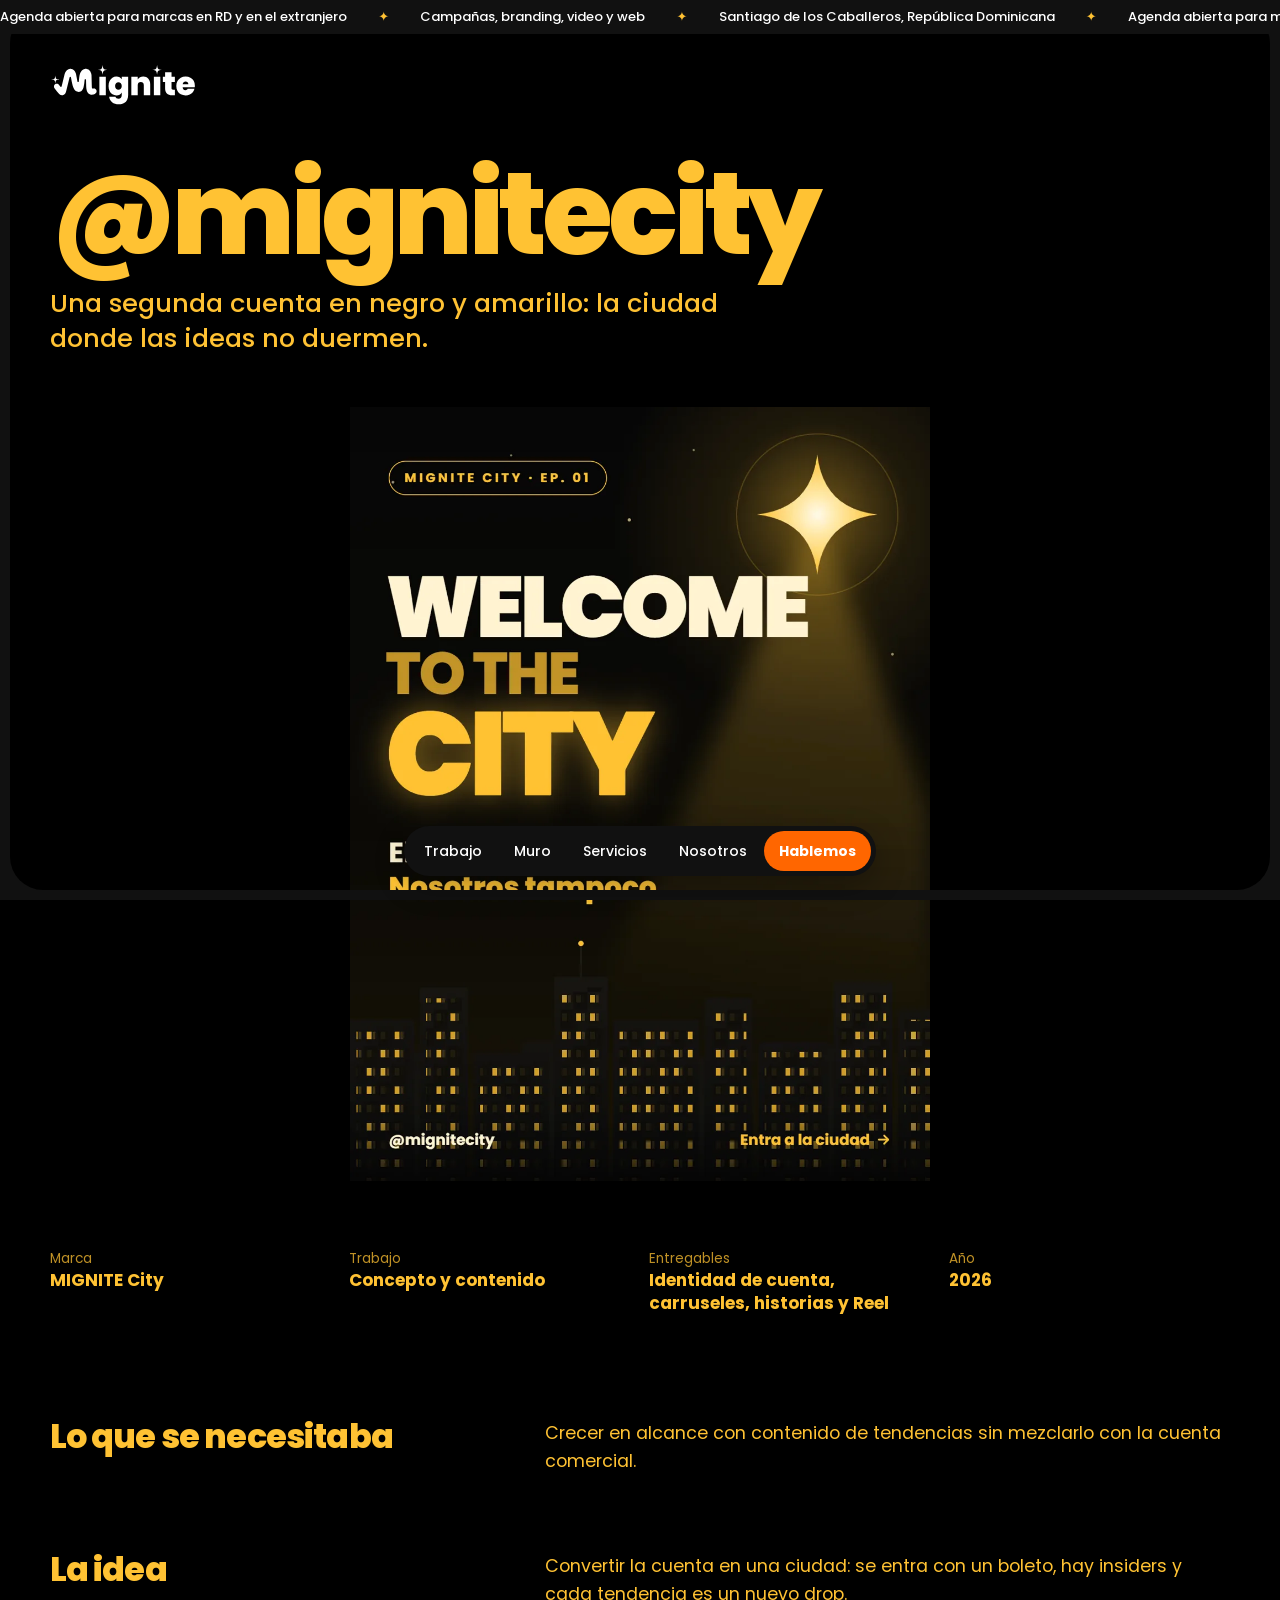
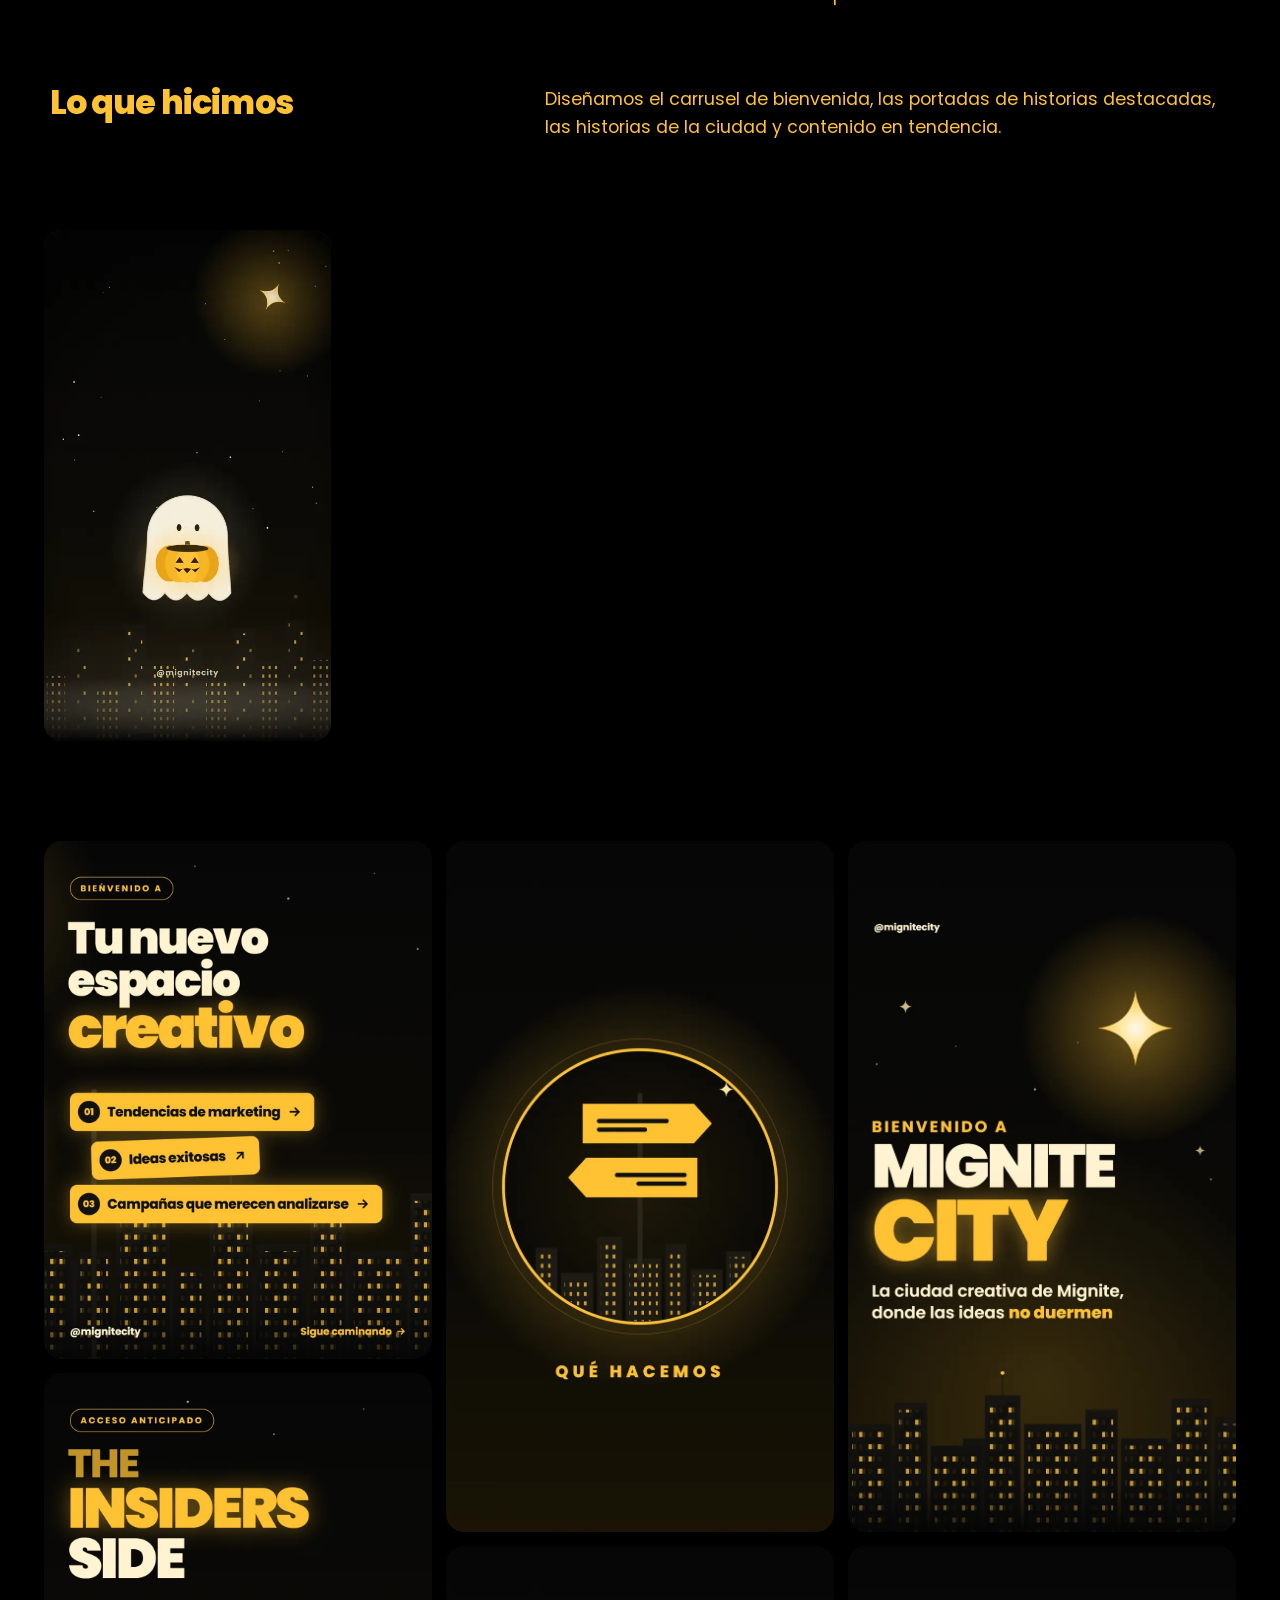
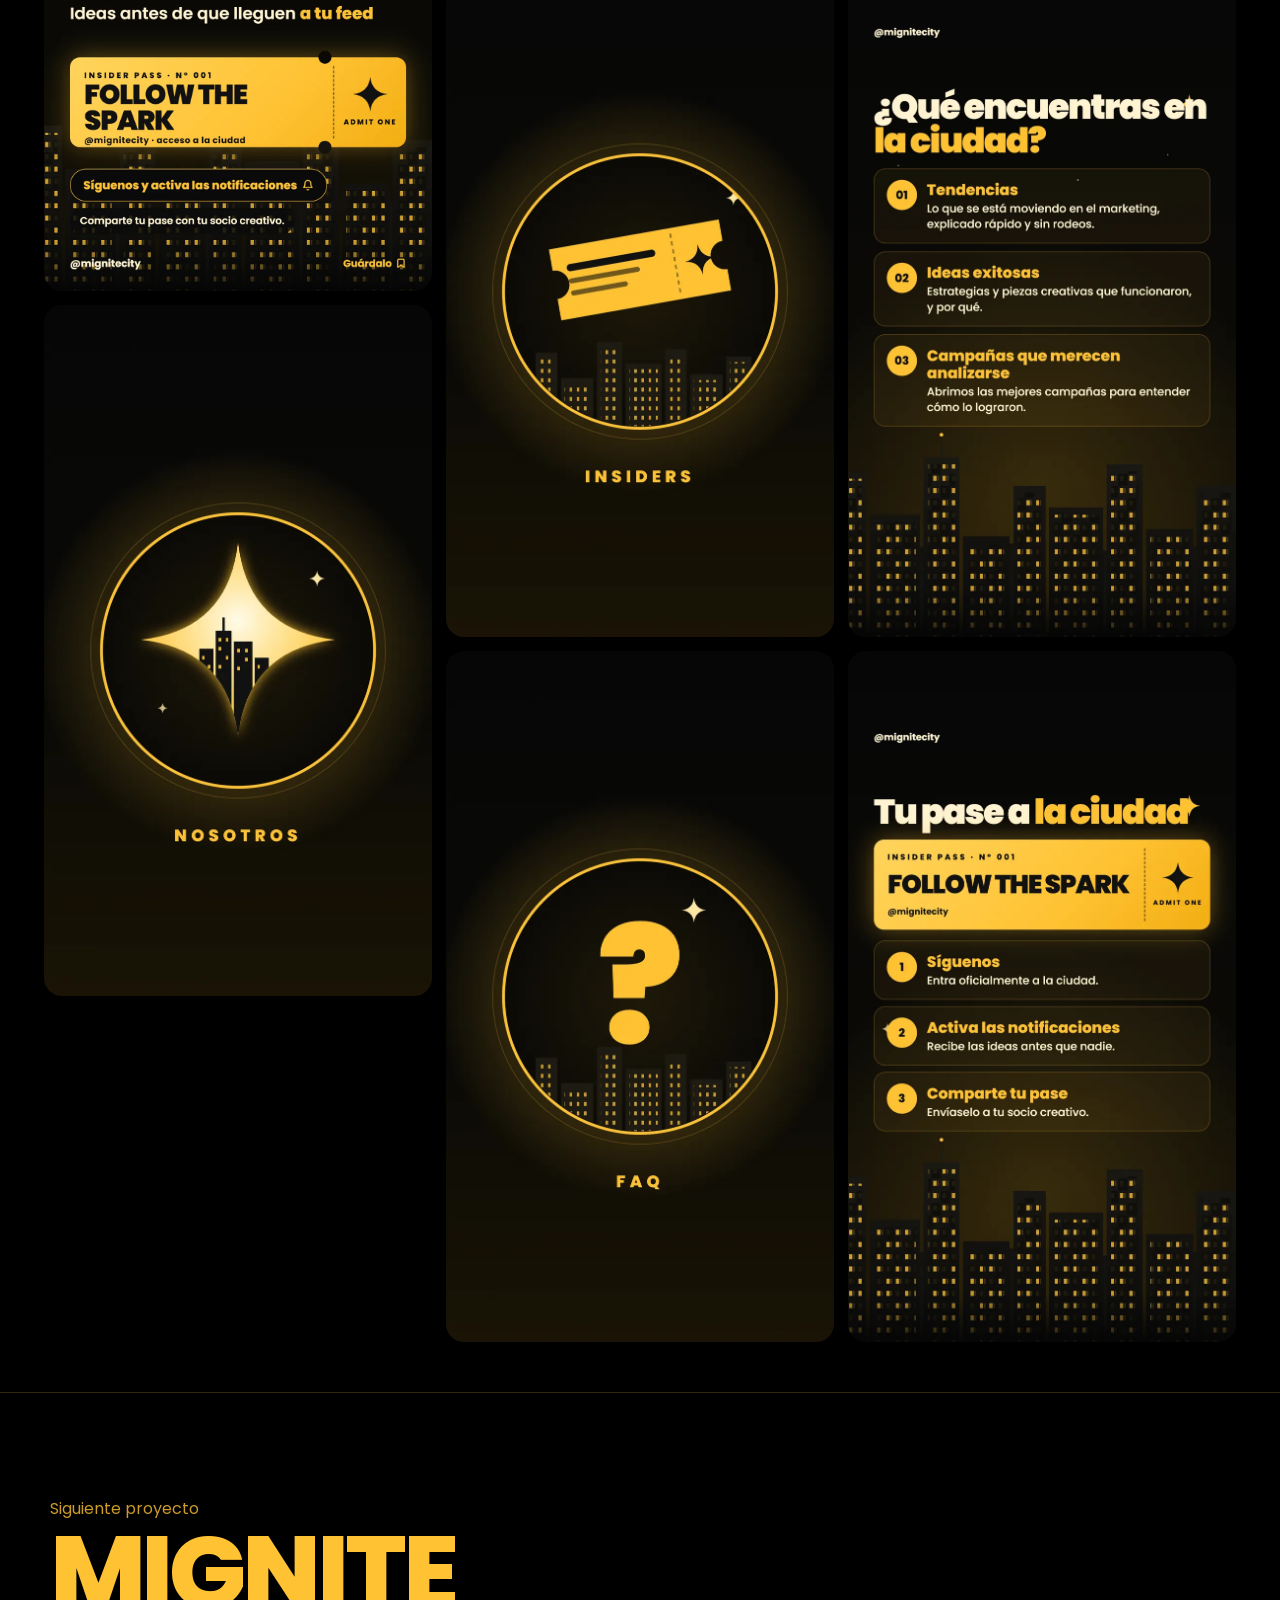
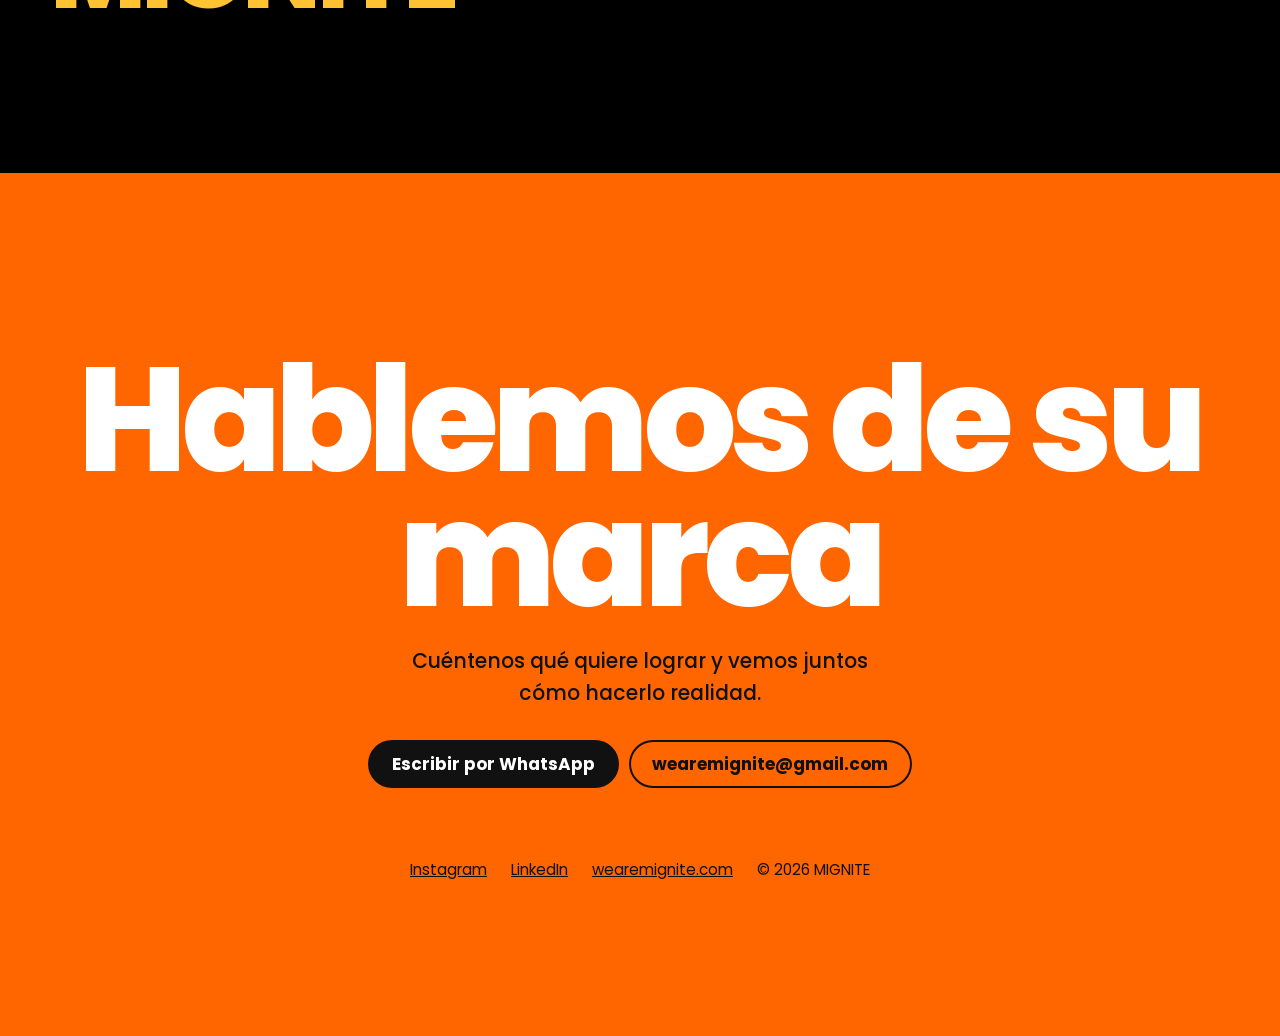
<file: trabajo/mignite-city.html>
<!doctype html><html lang="es-DO"><head><meta charset="utf-8">
<meta name="viewport" content="width=device-width,initial-scale=1">
<title>@mignitecity | Portafolio MIGNITE</title><meta name="description" content="Una segunda cuenta en negro y amarillo: la ciudad donde las ideas no duermen.">
<link rel="canonical" href="https://wearemignite.com/portafolio/trabajo/mignite-city.html">
<meta property="og:title" content="@mignitecity | Portafolio MIGNITE"><meta property="og:description" content="Una segunda cuenta en negro y amarillo: la ciudad donde las ideas no duermen.">
<meta property="og:type" content="website"><meta property="og:url" content="https://wearemignite.com/portafolio/trabajo/mignite-city.html"><meta property="og:image" content="https://wearemignite.com/portafolio/assets/og.jpg">
<meta name="twitter:card" content="summary_large_image"><meta name="theme-color" content="#FF6600">
<link rel="icon" href="../assets/i/iso-color.svg" type="image/svg+xml">
<link rel="preload" href="../assets/fonts/Poppins-ExtraBold.woff2" as="font" type="font/woff2" crossorigin>
<link rel="stylesheet" href="../assets/site.css?v=3"></head><body style="background:#000000;color:#FFC233;--line:#FFC23333">
<a class="skip" href="#contenido">Ir al contenido</a><div class="bezel" aria-hidden="true"></div><div class="ticker" aria-hidden="true"><div><span>Agenda abierta para marcas en RD y en el extranjero</span><i>✦</i><span>Campañas, branding, video y web</span><i>✦</i><span>Santiago de los Caballeros, República Dominicana</span><i>✦</i><span>Agenda abierta para marcas en RD y en el extranjero</span><i>✦</i><span>Campañas, branding, video y web</span><i>✦</i><span>Santiago de los Caballeros, República Dominicana</span><i>✦</i><span>Agenda abierta para marcas en RD y en el extranjero</span><i>✦</i><span>Campañas, branding, video y web</span><i>✦</i><span>Santiago de los Caballeros, República Dominicana</span><i>✦</i><span>Agenda abierta para marcas en RD y en el extranjero</span><i>✦</i><span>Campañas, branding, video y web</span><i>✦</i><span>Santiago de los Caballeros, República Dominicana</span><i>✦</i></div></div>
<header class="top"><a class="brand" href="../index.html" aria-label="Volver al portafolio"><img src="../assets/i/wordmark-blanco.svg" alt="MIGNITE" width="900" height="250"></a></header>
<main id="contenido"><section class="p-hero"><h1>@mignitecity</h1><p class="lead">Una segunda cuenta en negro y amarillo: la ciudad donde las ideas no duermen.</p></section>
<div class="p-main"><img src="../assets/p/city-1.webp" width="1050" height="1400" alt="@mignitecity"></div>
<dl class="facts-sheet"><div><dt>Marca</dt><dd>MIGNITE City</dd></div><div><dt>Trabajo</dt><dd>Concepto y contenido</dd></div><div><dt>Entregables</dt><dd>Identidad de cuenta, carruseles, historias y Reel</dd></div><div><dt>Año</dt><dd>2026</dd></div></dl>
<section class="story"><h2>Lo que se necesitaba</h2><p>Crecer en alcance con contenido de tendencias sin mezclarlo con la cuenta comercial.</p></section>
<section class="story"><h2>La idea</h2><p>Convertir la cuenta en una ciudad: se entra con un boleto, hay insiders y cada tendencia es un nuevo drop.</p></section>
<section class="story"><h2>Lo que hicimos</h2><p>Diseñamos el carrusel de bienvenida, las portadas de historias destacadas, las historias de la ciudad y contenido en tendencia.</p></section>
<div class="p-grid vert"><button class="piece" data-full="../assets/v/juaweling.mp4" data-t="@mignitecity"><video class="" muted loop playsinline preload="none" poster="../assets/v/juaweling.webp" data-src="../assets/v/juaweling-s.mp4" width="1080" height="1920" aria-hidden="true"></video><span>Ver con controles</span></button></div><div class="p-grid"><button class="piece" data-full="../assets/p/city-2.webp" data-t="@mignitecity"><img src="../assets/p/city-2.webp" width="1050" height="1400" alt="@mignitecity" loading=lazy decoding=async></button><button class="piece" data-full="../assets/p/city-3.webp" data-t="@mignitecity"><img src="../assets/p/city-3.webp" width="1050" height="1400" alt="@mignitecity" loading=lazy decoding=async></button><button class="piece" data-full="../assets/p/city-hl-1.webp" data-t="@mignitecity"><img src="../assets/p/city-hl-1.webp" width="787" height="1400" alt="@mignitecity" loading=lazy decoding=async></button><button class="piece" data-full="../assets/p/city-hl-2.webp" data-t="@mignitecity"><img src="../assets/p/city-hl-2.webp" width="787" height="1400" alt="@mignitecity" loading=lazy decoding=async></button><button class="piece" data-full="../assets/p/city-hl-3.webp" data-t="@mignitecity"><img src="../assets/p/city-hl-3.webp" width="787" height="1400" alt="@mignitecity" loading=lazy decoding=async></button><button class="piece" data-full="../assets/p/city-hl-4.webp" data-t="@mignitecity"><img src="../assets/p/city-hl-4.webp" width="787" height="1400" alt="@mignitecity" loading=lazy decoding=async></button><button class="piece" data-full="../assets/p/city-s1.webp" data-t="@mignitecity"><img src="../assets/p/city-s1.webp" width="787" height="1400" alt="@mignitecity" loading=lazy decoding=async></button><button class="piece" data-full="../assets/p/city-s2.webp" data-t="@mignitecity"><img src="../assets/p/city-s2.webp" width="787" height="1400" alt="@mignitecity" loading=lazy decoding=async></button><button class="piece" data-full="../assets/p/city-s3.webp" data-t="@mignitecity"><img src="../assets/p/city-s3.webp" width="787" height="1400" alt="@mignitecity" loading=lazy decoding=async></button></div>
<a class="next" href="mignite.html"><small>Siguiente proyecto</small><b>MIGNITE</b></a>
<section class="cta" id="hablemos"><h2>Hablemos de su marca</h2><p>Cuéntenos qué quiere lograr y vemos juntos cómo hacerlo realidad.</p>
<div class="row"><a class="btn solid" href="https://wa.me/18293339991?text=Hola%20MIGNITE%2C%20vi%20su%20portafolio%20y%20quisiera%20hablar%20de%20mi%20marca." target="_blank" rel="noopener">Escribir por WhatsApp</a><a class="btn ghost" href="mailto:wearemignite@gmail.com">wearemignite@gmail.com</a></div>
<div class="foot"><a href="https://www.instagram.com/wearemignite/" target="_blank" rel="noopener">Instagram</a><a href="https://www.linkedin.com/company/wearemignite" target="_blank" rel="noopener">LinkedIn</a><a href="https://wearemignite.com">wearemignite.com</a><span>© 2026 MIGNITE</span></div></section></main><nav class="dock" aria-label="Principal"><a href="../index.html#trabajo">Trabajo</a><a class="hide-s" href="../index.html#muro">Muro</a><a href="../index.html#servicios">Servicios</a><a href="../index.html#nosotros">Nosotros</a><a class="go" href="https://wa.me/18293339991?text=Hola%20MIGNITE%2C%20vi%20su%20portafolio%20y%20quisiera%20hablar%20de%20mi%20marca." target="_blank" rel="noopener">Hablemos</a></nav><dialog class="lb" aria-label="Vista ampliada"><div class="lb-media"></div><div class="lb-bar"><span class="lb-cap"></span><button class="lb-x">Cerrar</button></div></dialog><script src="../assets/site.js" defer></script></body></html>
</file>
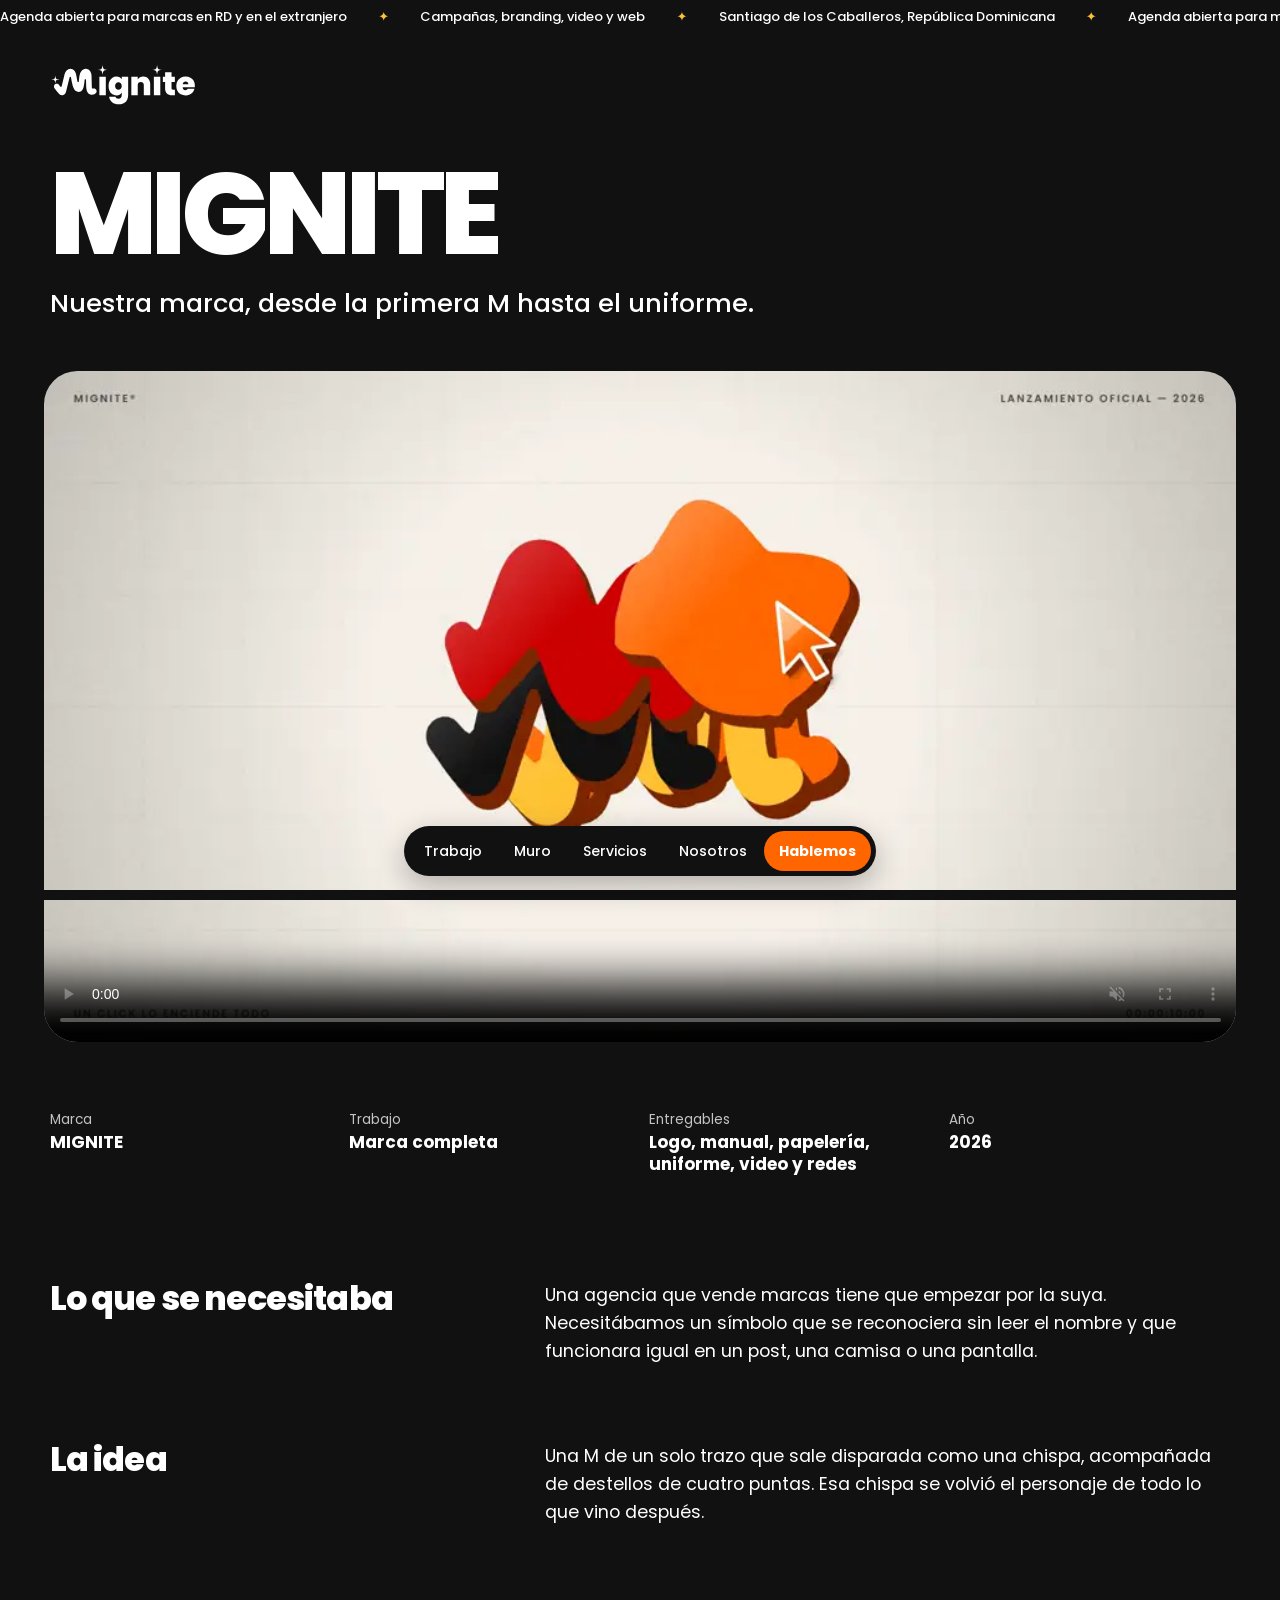
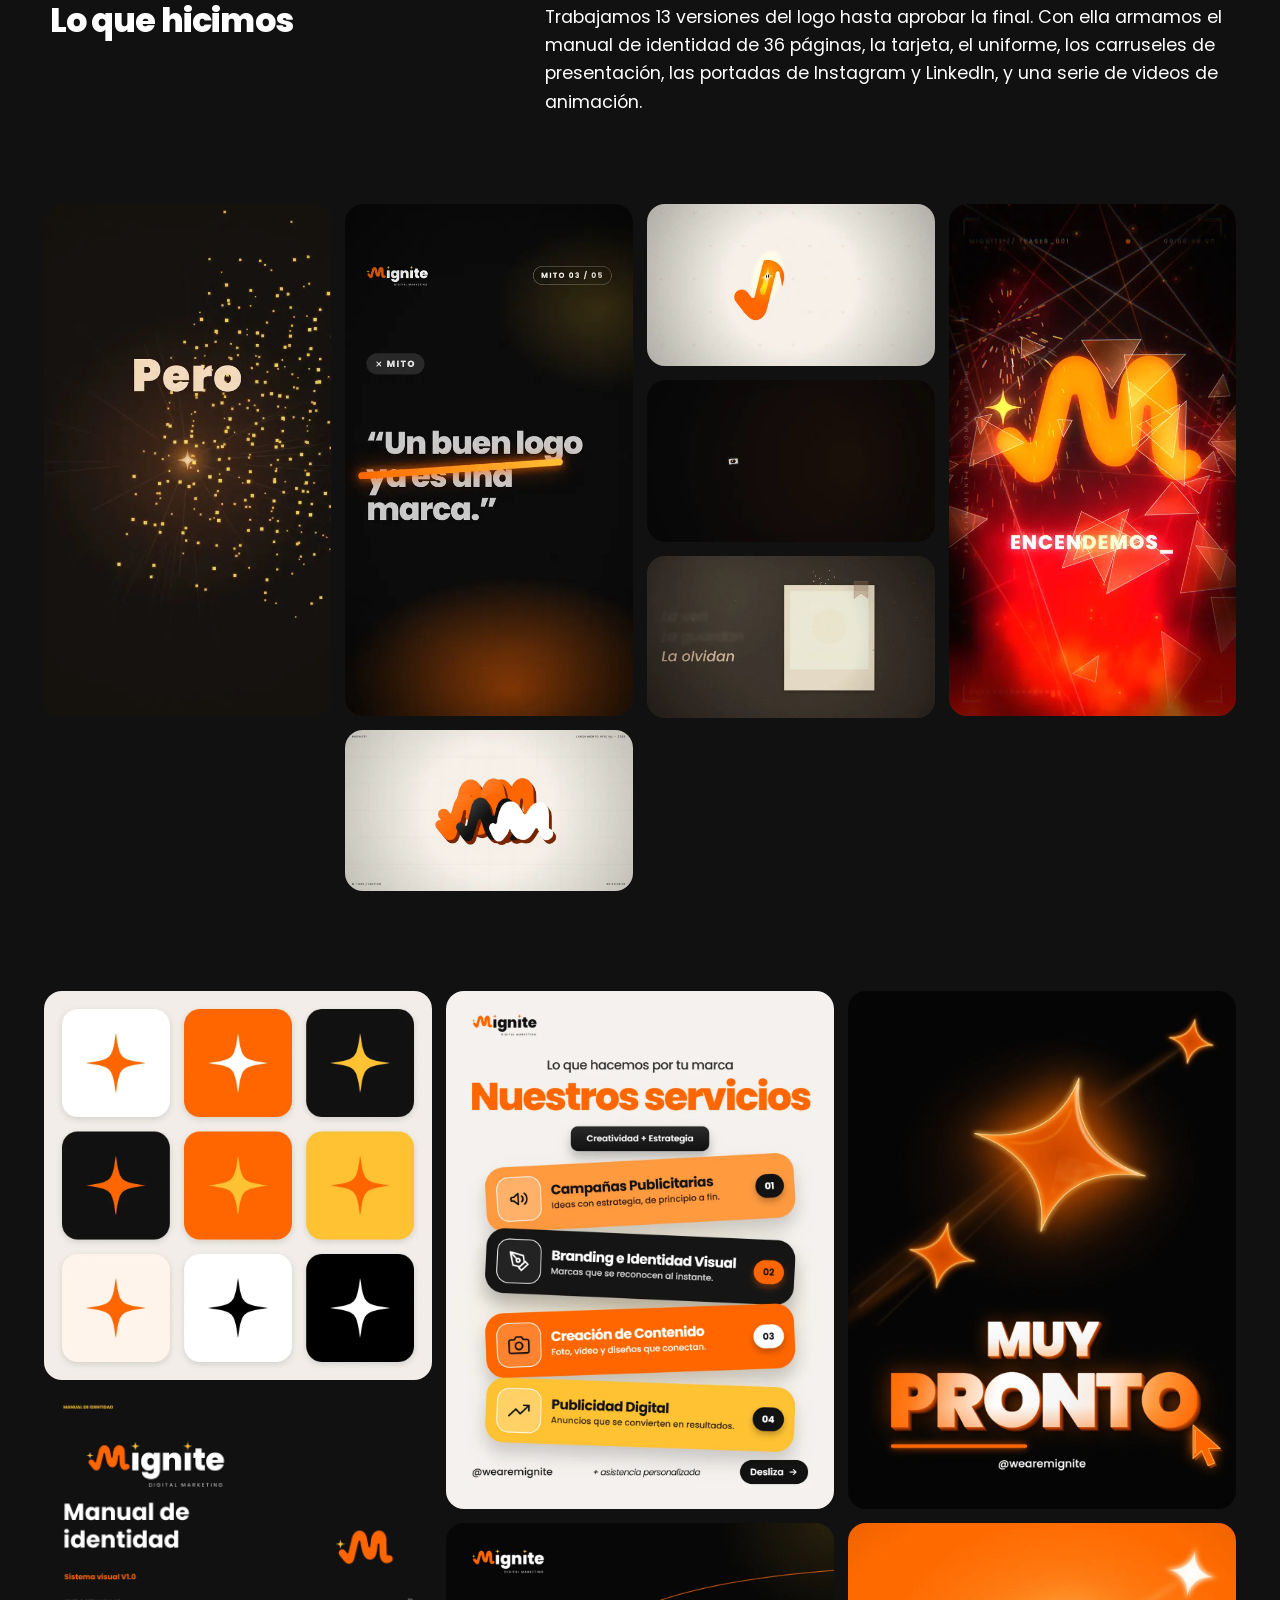
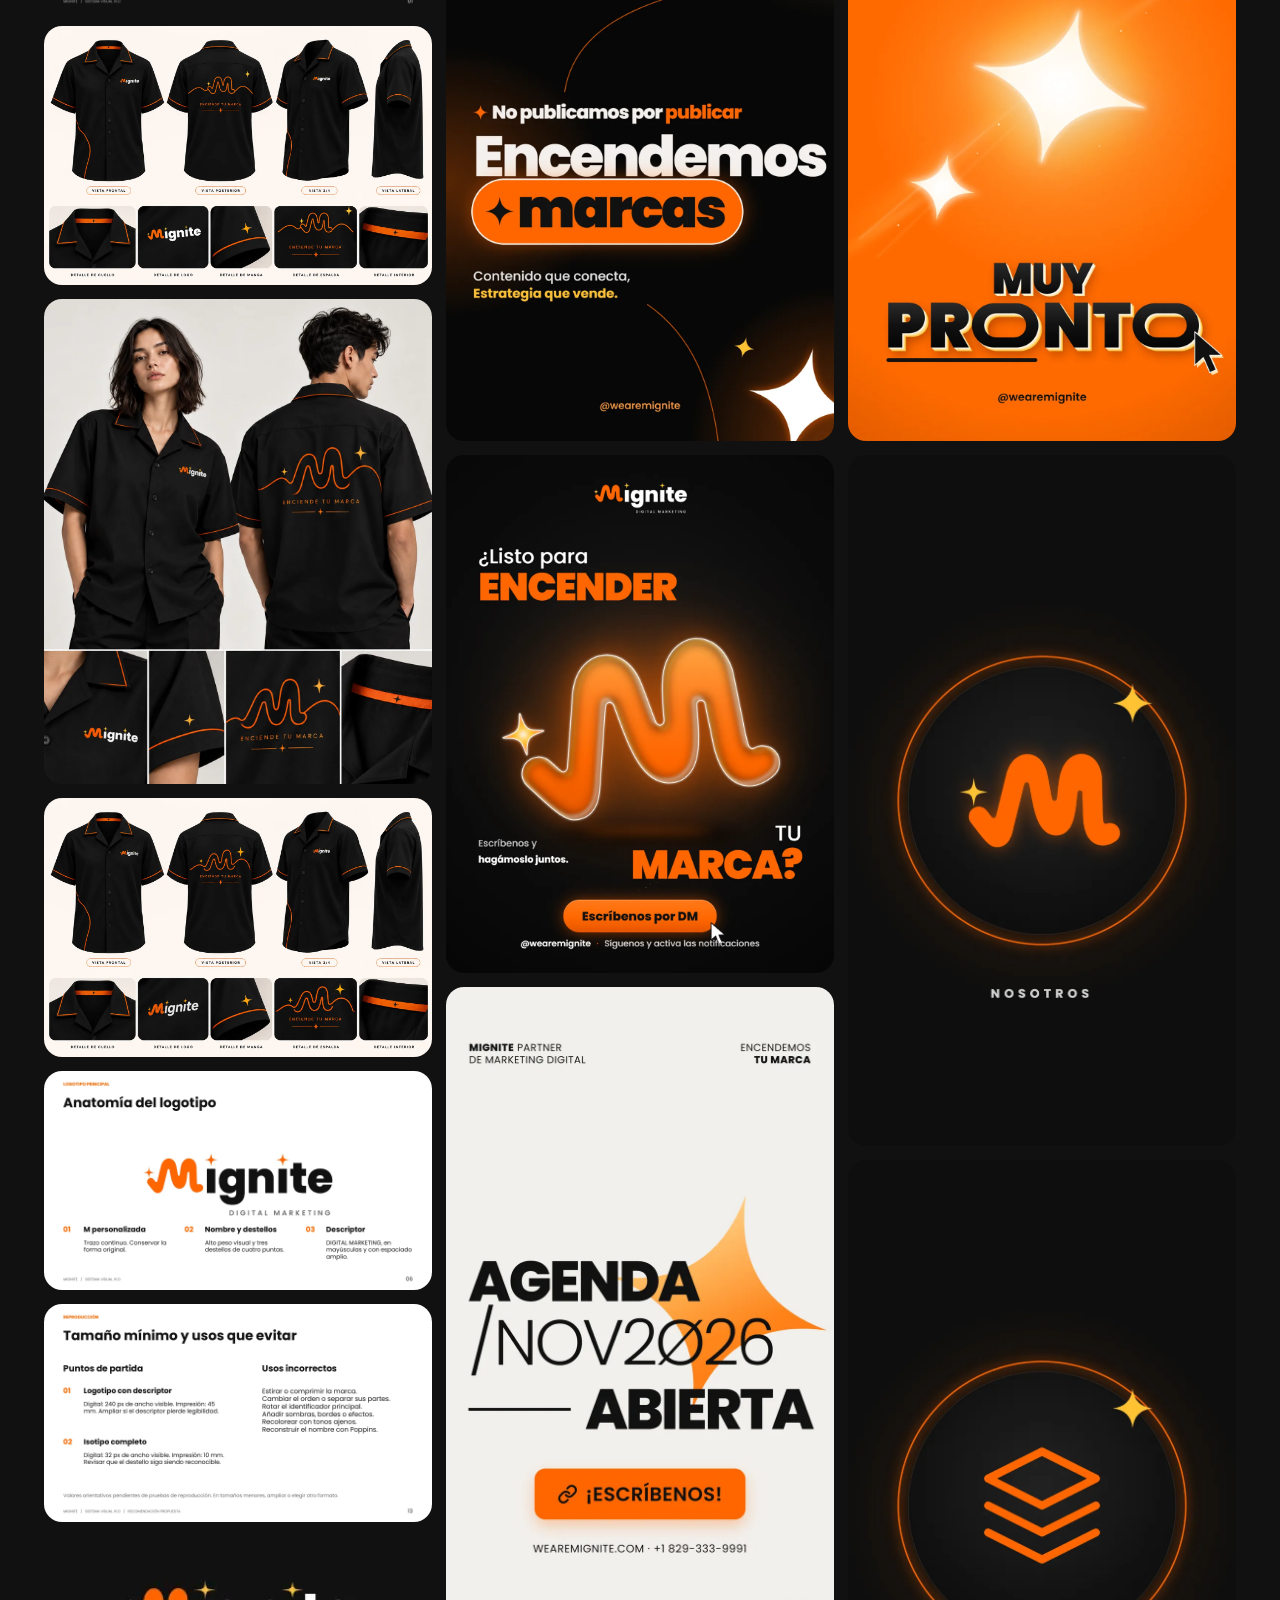
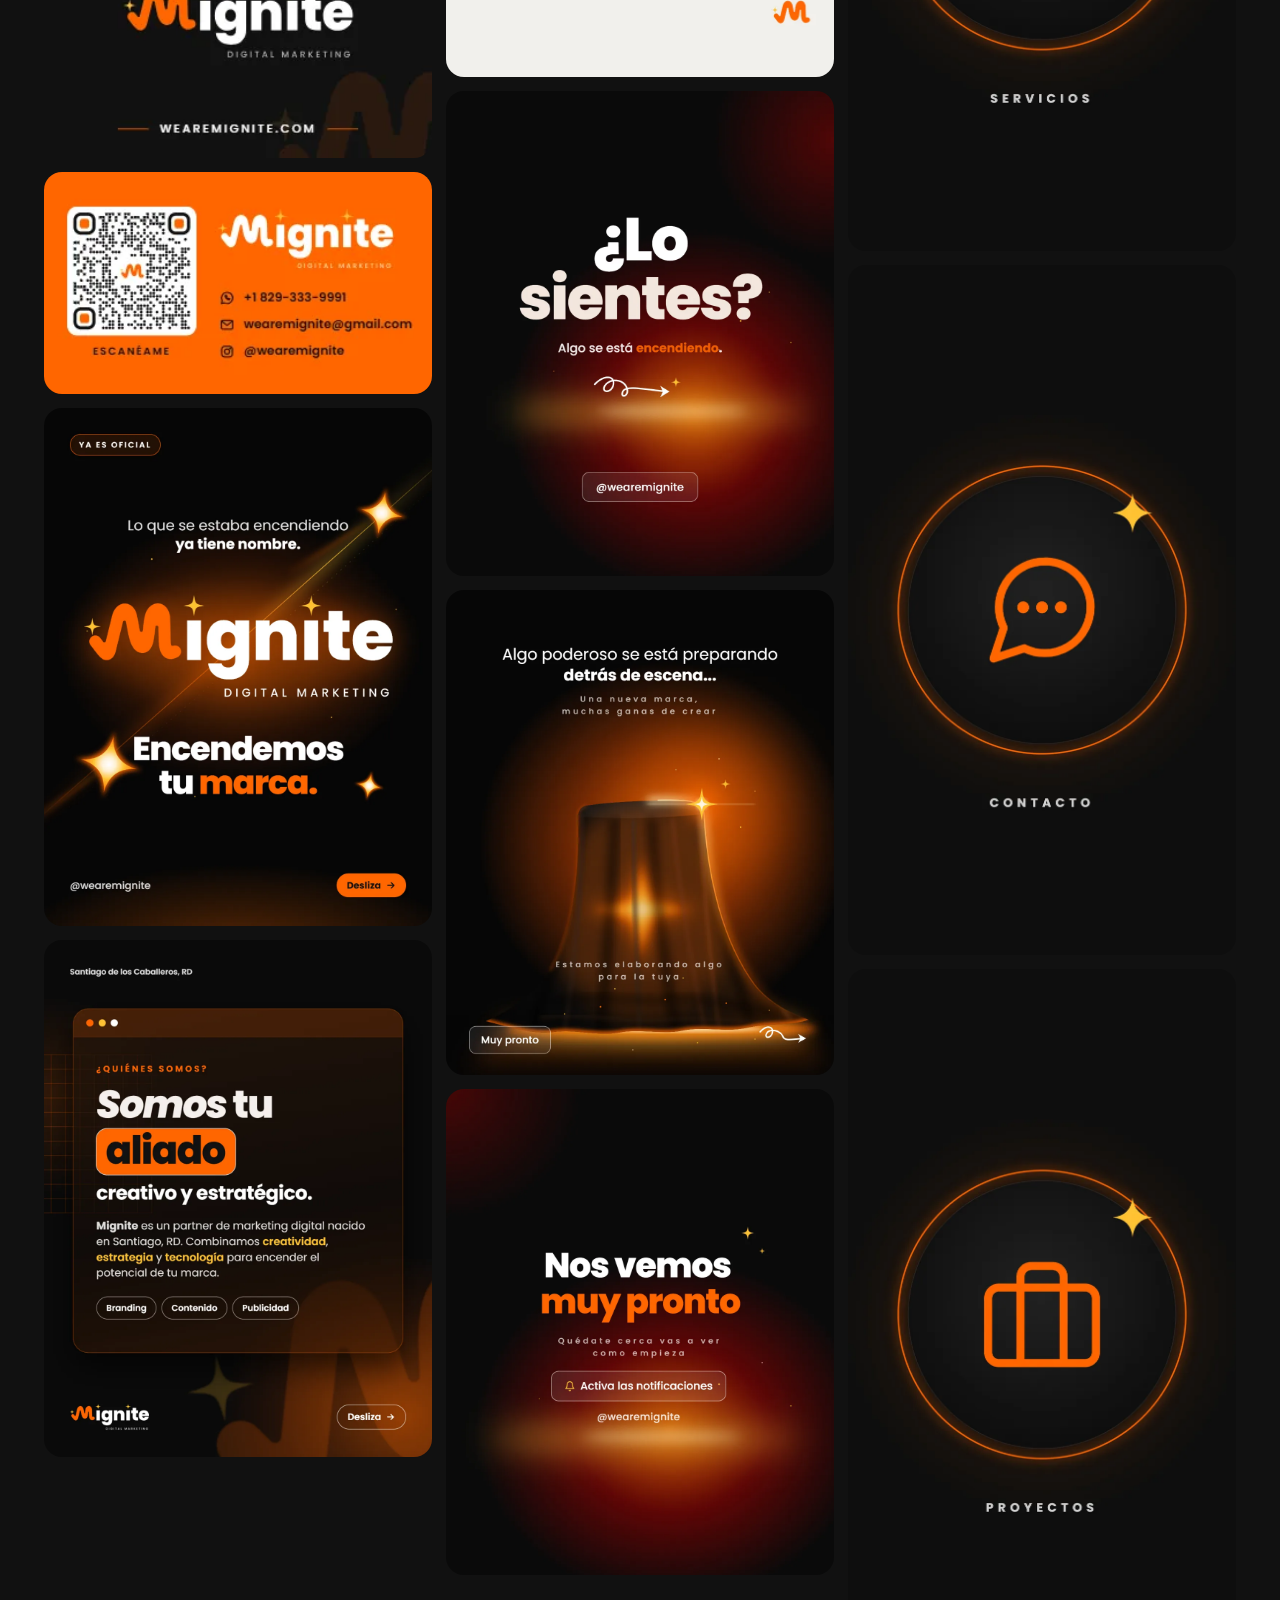
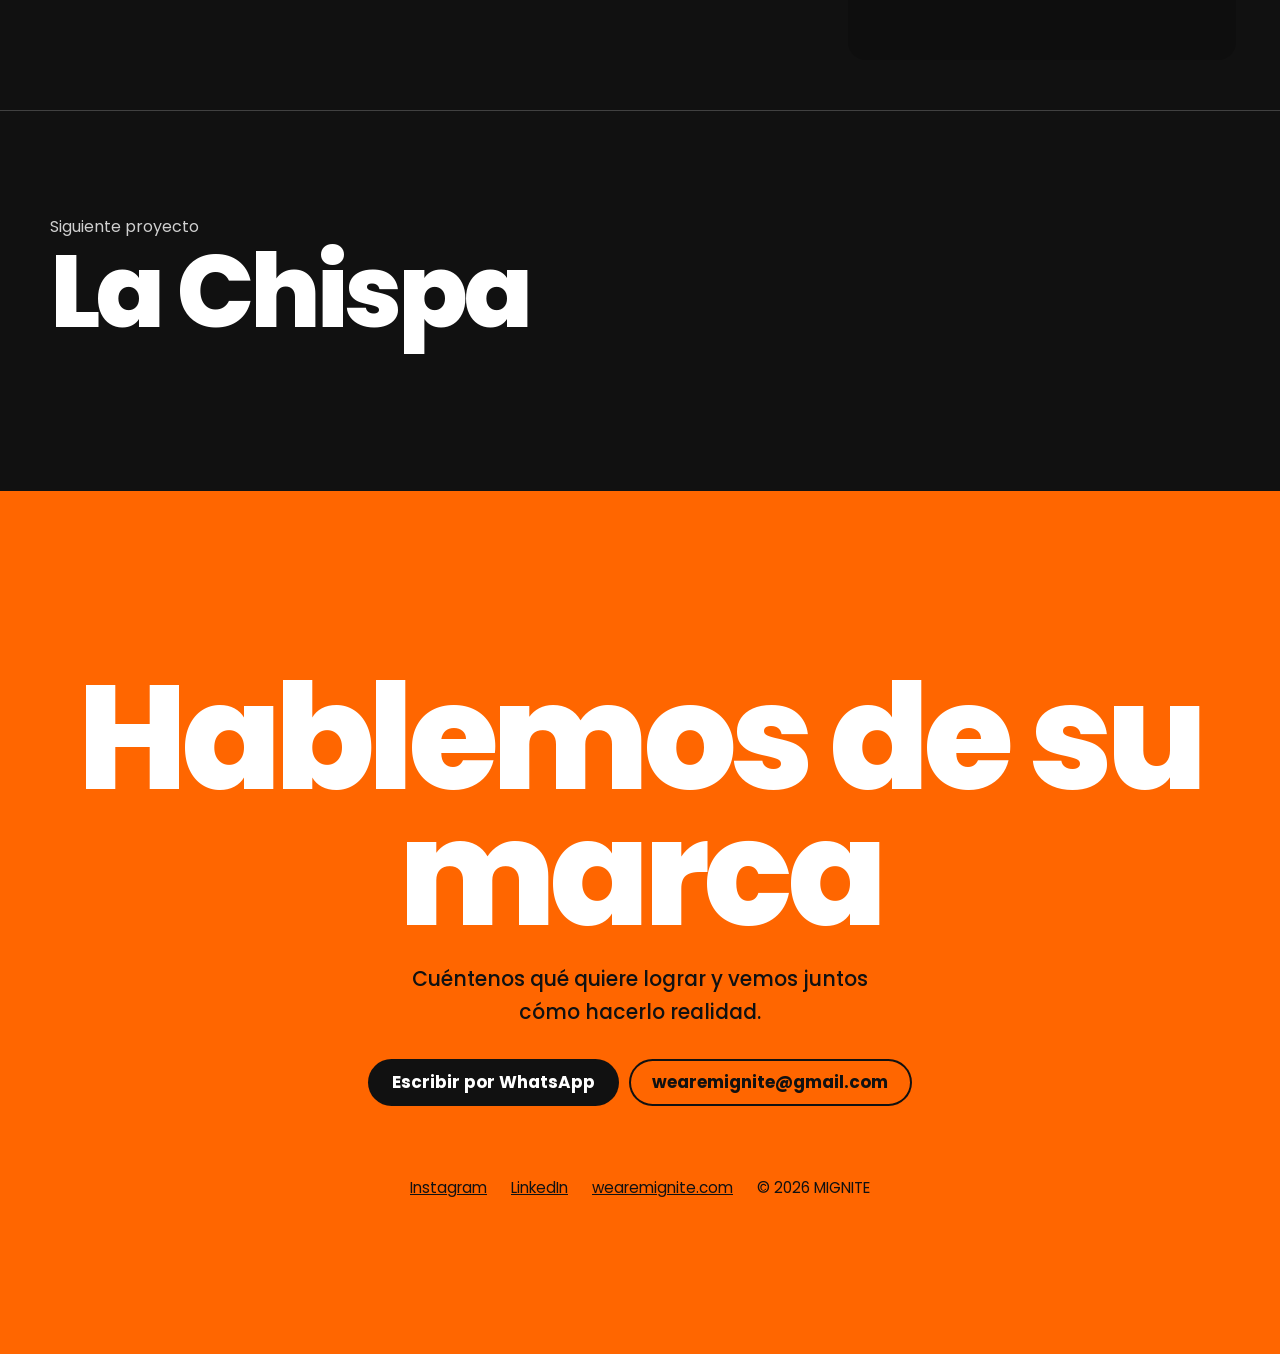
<file: trabajo/mignite.html>
<!doctype html><html lang="es-DO"><head><meta charset="utf-8">
<meta name="viewport" content="width=device-width,initial-scale=1">
<title>MIGNITE | Portafolio MIGNITE</title><meta name="description" content="Nuestra marca, desde la primera M hasta el uniforme.">
<link rel="canonical" href="https://wearemignite.com/portafolio/trabajo/mignite.html">
<meta property="og:title" content="MIGNITE | Portafolio MIGNITE"><meta property="og:description" content="Nuestra marca, desde la primera M hasta el uniforme.">
<meta property="og:type" content="website"><meta property="og:url" content="https://wearemignite.com/portafolio/trabajo/mignite.html"><meta property="og:image" content="https://wearemignite.com/portafolio/assets/og.jpg">
<meta name="twitter:card" content="summary_large_image"><meta name="theme-color" content="#FF6600">
<link rel="icon" href="../assets/i/iso-color.svg" type="image/svg+xml">
<link rel="preload" href="../assets/fonts/Poppins-ExtraBold.woff2" as="font" type="font/woff2" crossorigin>
<link rel="stylesheet" href="../assets/site.css?v=3"></head><body style="background:#111111;color:#FFFFFF;--line:#FFFFFF33">
<a class="skip" href="#contenido">Ir al contenido</a><div class="bezel" aria-hidden="true"></div><div class="ticker" aria-hidden="true"><div><span>Agenda abierta para marcas en RD y en el extranjero</span><i>✦</i><span>Campañas, branding, video y web</span><i>✦</i><span>Santiago de los Caballeros, República Dominicana</span><i>✦</i><span>Agenda abierta para marcas en RD y en el extranjero</span><i>✦</i><span>Campañas, branding, video y web</span><i>✦</i><span>Santiago de los Caballeros, República Dominicana</span><i>✦</i><span>Agenda abierta para marcas en RD y en el extranjero</span><i>✦</i><span>Campañas, branding, video y web</span><i>✦</i><span>Santiago de los Caballeros, República Dominicana</span><i>✦</i><span>Agenda abierta para marcas en RD y en el extranjero</span><i>✦</i><span>Campañas, branding, video y web</span><i>✦</i><span>Santiago de los Caballeros, República Dominicana</span><i>✦</i></div></div>
<header class="top"><a class="brand" href="../index.html" aria-label="Volver al portafolio"><img src="../assets/i/wordmark-blanco.svg" alt="MIGNITE" width="900" height="250"></a></header>
<main id="contenido"><section class="p-hero"><h1>MIGNITE</h1><p class="lead">Nuestra marca, desde la primera M hasta el uniforme.</p></section>
<div class="p-main"><video controls playsinline muted preload="metadata" poster="../assets/v/lanz.webp" src="../assets/v/lanz.mp4" width="1920" height="1080"></video></div>
<dl class="facts-sheet"><div><dt>Marca</dt><dd>MIGNITE</dd></div><div><dt>Trabajo</dt><dd>Marca completa</dd></div><div><dt>Entregables</dt><dd>Logo, manual, papelería, uniforme, video y redes</dd></div><div><dt>Año</dt><dd>2026</dd></div></dl>
<section class="story"><h2>Lo que se necesitaba</h2><p>Una agencia que vende marcas tiene que empezar por la suya. Necesitábamos un símbolo que se reconociera sin leer el nombre y que funcionara igual en un post, una camisa o una pantalla.</p></section>
<section class="story"><h2>La idea</h2><p>Una M de un solo trazo que sale disparada como una chispa, acompañada de destellos de cuatro puntas. Esa chispa se volvió el personaje de todo lo que vino después.</p></section>
<section class="story"><h2>Lo que hicimos</h2><p>Trabajamos 13 versiones del logo hasta aprobar la final. Con ella armamos el manual de identidad de 36 páginas, la tarjeta, el uniforme, los carruseles de presentación, las portadas de Instagram y LinkedIn, y una serie de videos de animación.</p></section>
<div class="p-grid vert"><button class="piece" data-full="../assets/v/teaser-3-v.mp4" data-t="Teaser de marca, versión Reels"><video class="" muted loop playsinline preload="none" poster="../assets/v/teaser-3-v.webp" data-src="../assets/v/teaser-3-v-s.mp4" width="1080" height="1920" aria-hidden="true"></video><span>Ver con controles</span></button><button class="piece" data-full="../assets/v/mito.mp4" data-t="MIGNITE"><video class="" muted loop playsinline preload="none" poster="../assets/v/mito.webp" data-src="../assets/v/mito-s.mp4" width="1080" height="1920" aria-hidden="true"></video><span>Ver con controles</span></button><button class="piece" data-full="../assets/v/portal.mp4" data-t="MIGNITE"><video class="" muted loop playsinline preload="none" poster="../assets/v/portal.webp" data-src="../assets/v/portal-s.mp4" width="1920" height="1080" aria-hidden="true"></video><span>Ver con controles</span></button><button class="piece" data-full="../assets/v/intro-chispa.mp4" data-t="MIGNITE"><video class="" muted loop playsinline preload="none" poster="../assets/v/intro-chispa.webp" data-src="../assets/v/intro-chispa-s.mp4" width="1920" height="1080" aria-hidden="true"></video><span>Ver con controles</span></button><button class="piece" data-full="../assets/v/teaser-2.mp4" data-t="MIGNITE"><video class="" muted loop playsinline preload="none" poster="../assets/v/teaser-2.webp" data-src="../assets/v/teaser-2-s.mp4" width="1920" height="1080" aria-hidden="true"></video><span>Ver con controles</span></button><button class="piece" data-full="../assets/v/teaser-3.mp4" data-t="MIGNITE"><video class="" muted loop playsinline preload="none" poster="../assets/v/teaser-3.webp" data-src="../assets/v/teaser-3-s.mp4" width="1920" height="1080" aria-hidden="true"></video><span>Ver con controles</span></button><button class="piece" data-full="../assets/v/proximamente.mp4" data-t="MIGNITE"><video class="" muted loop playsinline preload="none" poster="../assets/v/proximamente.webp" data-src="../assets/v/proximamente-s.mp4" width="1080" height="1920" aria-hidden="true"></video><span>Ver con controles</span></button></div><div class="p-grid"><button class="piece" data-full="../assets/p/chispa-var.webp" data-t="MIGNITE"><img src="../assets/p/chispa-var.webp" width="1080" height="1080" alt="MIGNITE" loading=lazy decoding=async></button><button class="piece" data-full="../assets/p/mig-man-1.webp" data-t="MIGNITE"><img src="../assets/p/mig-man-1.webp" width="1600" height="900" alt="MIGNITE" loading=lazy decoding=async></button><button class="piece" data-full="../assets/p/mig-camisa.webp" data-t="MIGNITE"><img src="../assets/p/mig-camisa.webp" width="1400" height="933" alt="MIGNITE" loading=lazy decoding=async></button><button class="piece" data-full="../assets/p/mig-look.webp" data-t="MIGNITE"><img src="../assets/p/mig-look.webp" width="1120" height="1400" alt="MIGNITE" loading=lazy decoding=async></button><button class="piece" data-full="../assets/p/mig-tecnica.webp" data-t="MIGNITE"><img src="../assets/p/mig-tecnica.webp" width="1400" height="933" alt="MIGNITE" loading=lazy decoding=async></button><button class="piece" data-full="../assets/p/mig-man-3.webp" data-t="MIGNITE"><img src="../assets/p/mig-man-3.webp" width="1600" height="900" alt="MIGNITE" loading=lazy decoding=async></button><button class="piece" data-full="../assets/p/mig-man-4.webp" data-t="MIGNITE"><img src="../assets/p/mig-man-4.webp" width="1600" height="900" alt="MIGNITE" loading=lazy decoding=async></button><button class="piece" data-full="../assets/p/mig-t-frente.webp" data-t="MIGNITE"><img src="../assets/p/mig-t-frente.webp" width="336" height="192" alt="MIGNITE" loading=lazy decoding=async></button><button class="piece" data-full="../assets/p/mig-t-reverso.webp" data-t="MIGNITE"><img src="../assets/p/mig-t-reverso.webp" width="336" height="192" alt="MIGNITE" loading=lazy decoding=async></button><button class="piece" data-full="../assets/p/mig-lanz-1.webp" data-t="MIGNITE"><img src="../assets/p/mig-lanz-1.webp" width="1050" height="1400" alt="MIGNITE" loading=lazy decoding=async></button><button class="piece" data-full="../assets/p/mig-lanz-2.webp" data-t="MIGNITE"><img src="../assets/p/mig-lanz-2.webp" width="1050" height="1400" alt="MIGNITE" loading=lazy decoding=async></button><button class="piece" data-full="../assets/p/mig-lanz-3.webp" data-t="MIGNITE"><img src="../assets/p/mig-lanz-3.webp" width="1050" height="1400" alt="MIGNITE" loading=lazy decoding=async></button><button class="piece" data-full="../assets/p/mig-lanz-4.webp" data-t="MIGNITE"><img src="../assets/p/mig-lanz-4.webp" width="1050" height="1400" alt="MIGNITE" loading=lazy decoding=async></button><button class="piece" data-full="../assets/p/mig-lanz-5.webp" data-t="MIGNITE"><img src="../assets/p/mig-lanz-5.webp" width="1050" height="1400" alt="MIGNITE" loading=lazy decoding=async></button><button class="piece" data-full="../assets/p/mig-agenda.webp" data-t="Historia · Agenda abierta"><img src="../assets/p/mig-agenda.webp" width="788" height="1400" alt="Historia de Instagram: agenda de noviembre abierta" loading=lazy decoding=async></button><button class="piece" data-full="../assets/p/mig-teaser-1.webp" data-t="MIGNITE"><img src="../assets/p/mig-teaser-1.webp" width="1080" height="1350" alt="MIGNITE" loading=lazy decoding=async></button><button class="piece" data-full="../assets/p/mig-teaser-2.webp" data-t="MIGNITE"><img src="../assets/p/mig-teaser-2.webp" width="1080" height="1350" alt="MIGNITE" loading=lazy decoding=async></button><button class="piece" data-full="../assets/p/mig-teaser-3.webp" data-t="MIGNITE"><img src="../assets/p/mig-teaser-3.webp" width="1080" height="1350" alt="MIGNITE" loading=lazy decoding=async></button><button class="piece" data-full="../assets/p/mig-pronto-1.webp" data-t="MIGNITE"><img src="../assets/p/mig-pronto-1.webp" width="1050" height="1400" alt="MIGNITE" loading=lazy decoding=async></button><button class="piece" data-full="../assets/p/mig-pronto-2.webp" data-t="MIGNITE"><img src="../assets/p/mig-pronto-2.webp" width="1050" height="1400" alt="MIGNITE" loading=lazy decoding=async></button><button class="piece" data-full="../assets/p/mig-hl-1.webp" data-t="MIGNITE"><img src="../assets/p/mig-hl-1.webp" width="787" height="1400" alt="MIGNITE" loading=lazy decoding=async></button><button class="piece" data-full="../assets/p/mig-hl-2.webp" data-t="MIGNITE"><img src="../assets/p/mig-hl-2.webp" width="787" height="1400" alt="MIGNITE" loading=lazy decoding=async></button><button class="piece" data-full="../assets/p/mig-hl-3.webp" data-t="MIGNITE"><img src="../assets/p/mig-hl-3.webp" width="787" height="1400" alt="MIGNITE" loading=lazy decoding=async></button><button class="piece" data-full="../assets/p/mig-hl-5.webp" data-t="MIGNITE"><img src="../assets/p/mig-hl-5.webp" width="787" height="1400" alt="MIGNITE" loading=lazy decoding=async></button></div>
<a class="next" href="la-chispa.html"><small>Siguiente proyecto</small><b>La Chispa</b></a>
<section class="cta" id="hablemos"><h2>Hablemos de su marca</h2><p>Cuéntenos qué quiere lograr y vemos juntos cómo hacerlo realidad.</p>
<div class="row"><a class="btn solid" href="https://wa.me/18293339991?text=Hola%20MIGNITE%2C%20vi%20su%20portafolio%20y%20quisiera%20hablar%20de%20mi%20marca." target="_blank" rel="noopener">Escribir por WhatsApp</a><a class="btn ghost" href="mailto:wearemignite@gmail.com">wearemignite@gmail.com</a></div>
<div class="foot"><a href="https://www.instagram.com/wearemignite/" target="_blank" rel="noopener">Instagram</a><a href="https://www.linkedin.com/company/wearemignite" target="_blank" rel="noopener">LinkedIn</a><a href="https://wearemignite.com">wearemignite.com</a><span>© 2026 MIGNITE</span></div></section></main><nav class="dock" aria-label="Principal"><a href="../index.html#trabajo">Trabajo</a><a class="hide-s" href="../index.html#muro">Muro</a><a href="../index.html#servicios">Servicios</a><a href="../index.html#nosotros">Nosotros</a><a class="go" href="https://wa.me/18293339991?text=Hola%20MIGNITE%2C%20vi%20su%20portafolio%20y%20quisiera%20hablar%20de%20mi%20marca." target="_blank" rel="noopener">Hablemos</a></nav><dialog class="lb" aria-label="Vista ampliada"><div class="lb-media"></div><div class="lb-bar"><span class="lb-cap"></span><button class="lb-x">Cerrar</button></div></dialog><script src="../assets/site.js" defer></script></body></html>
</file>
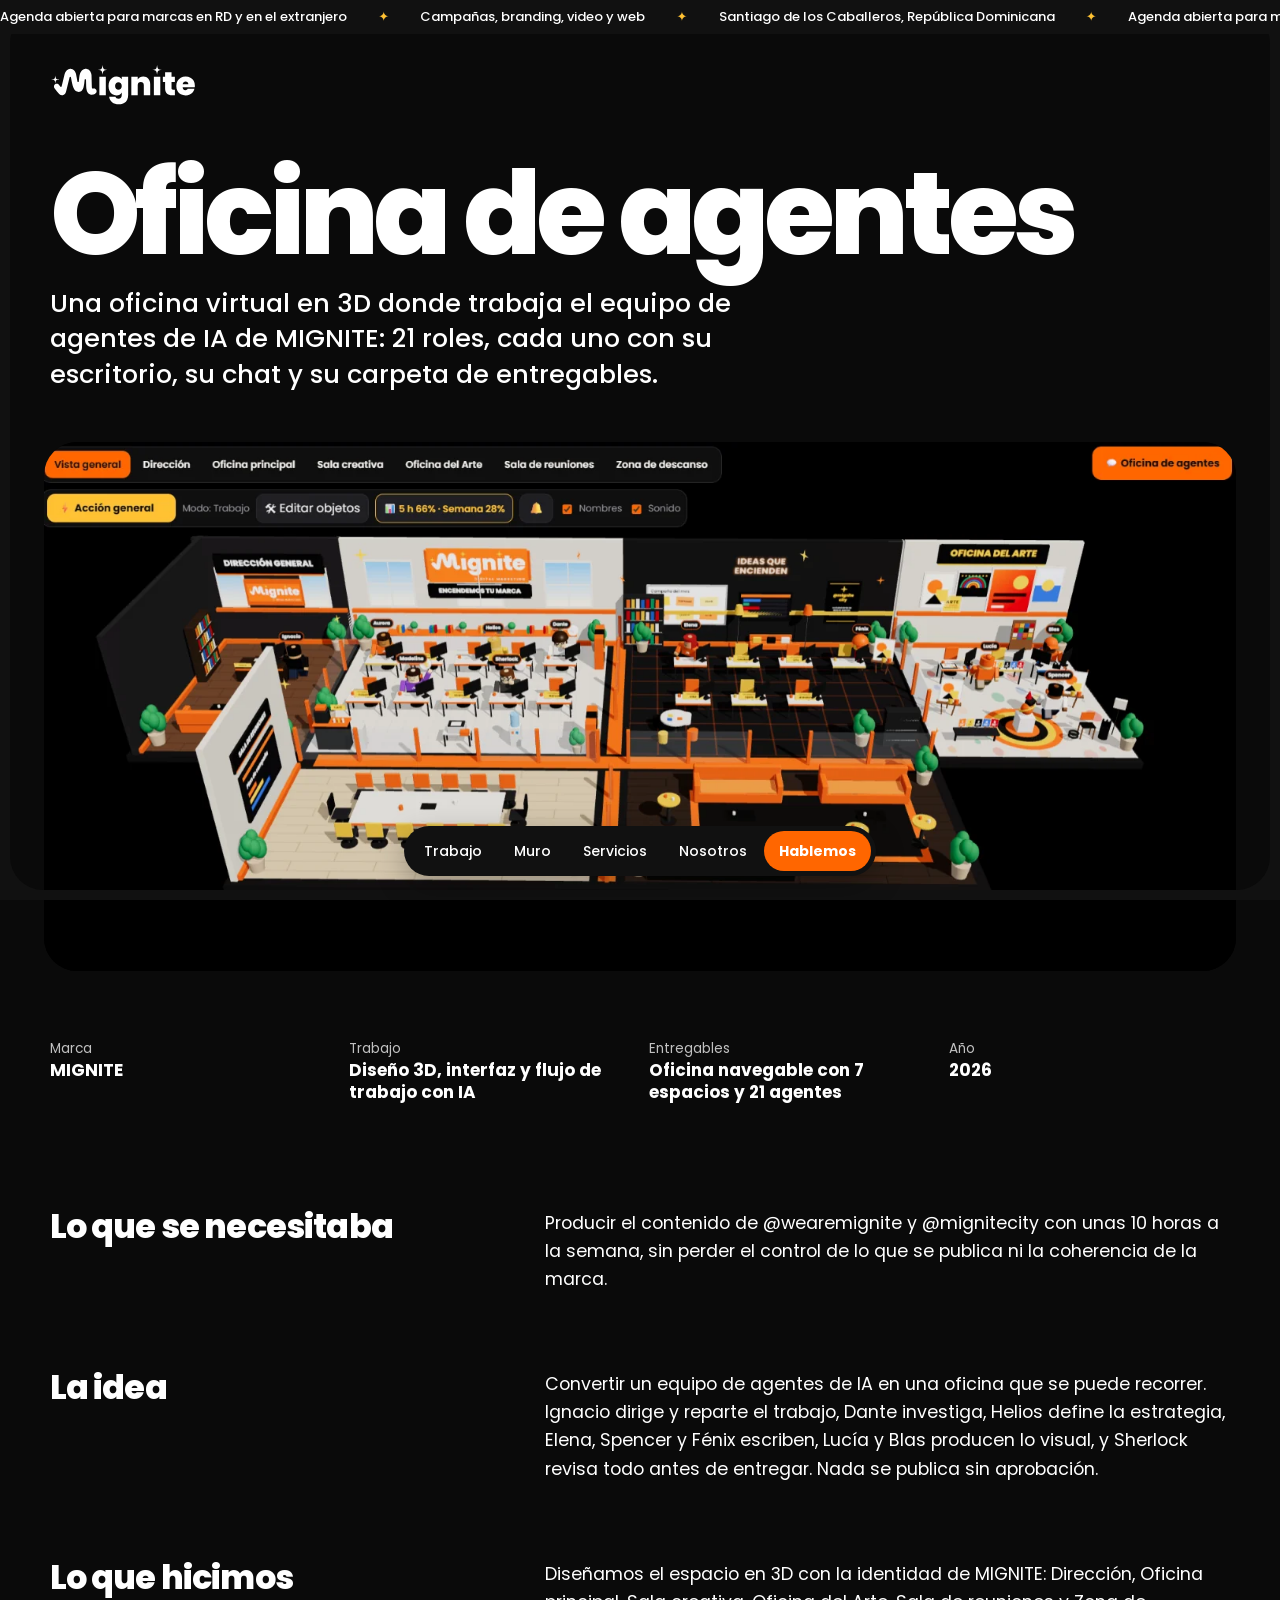
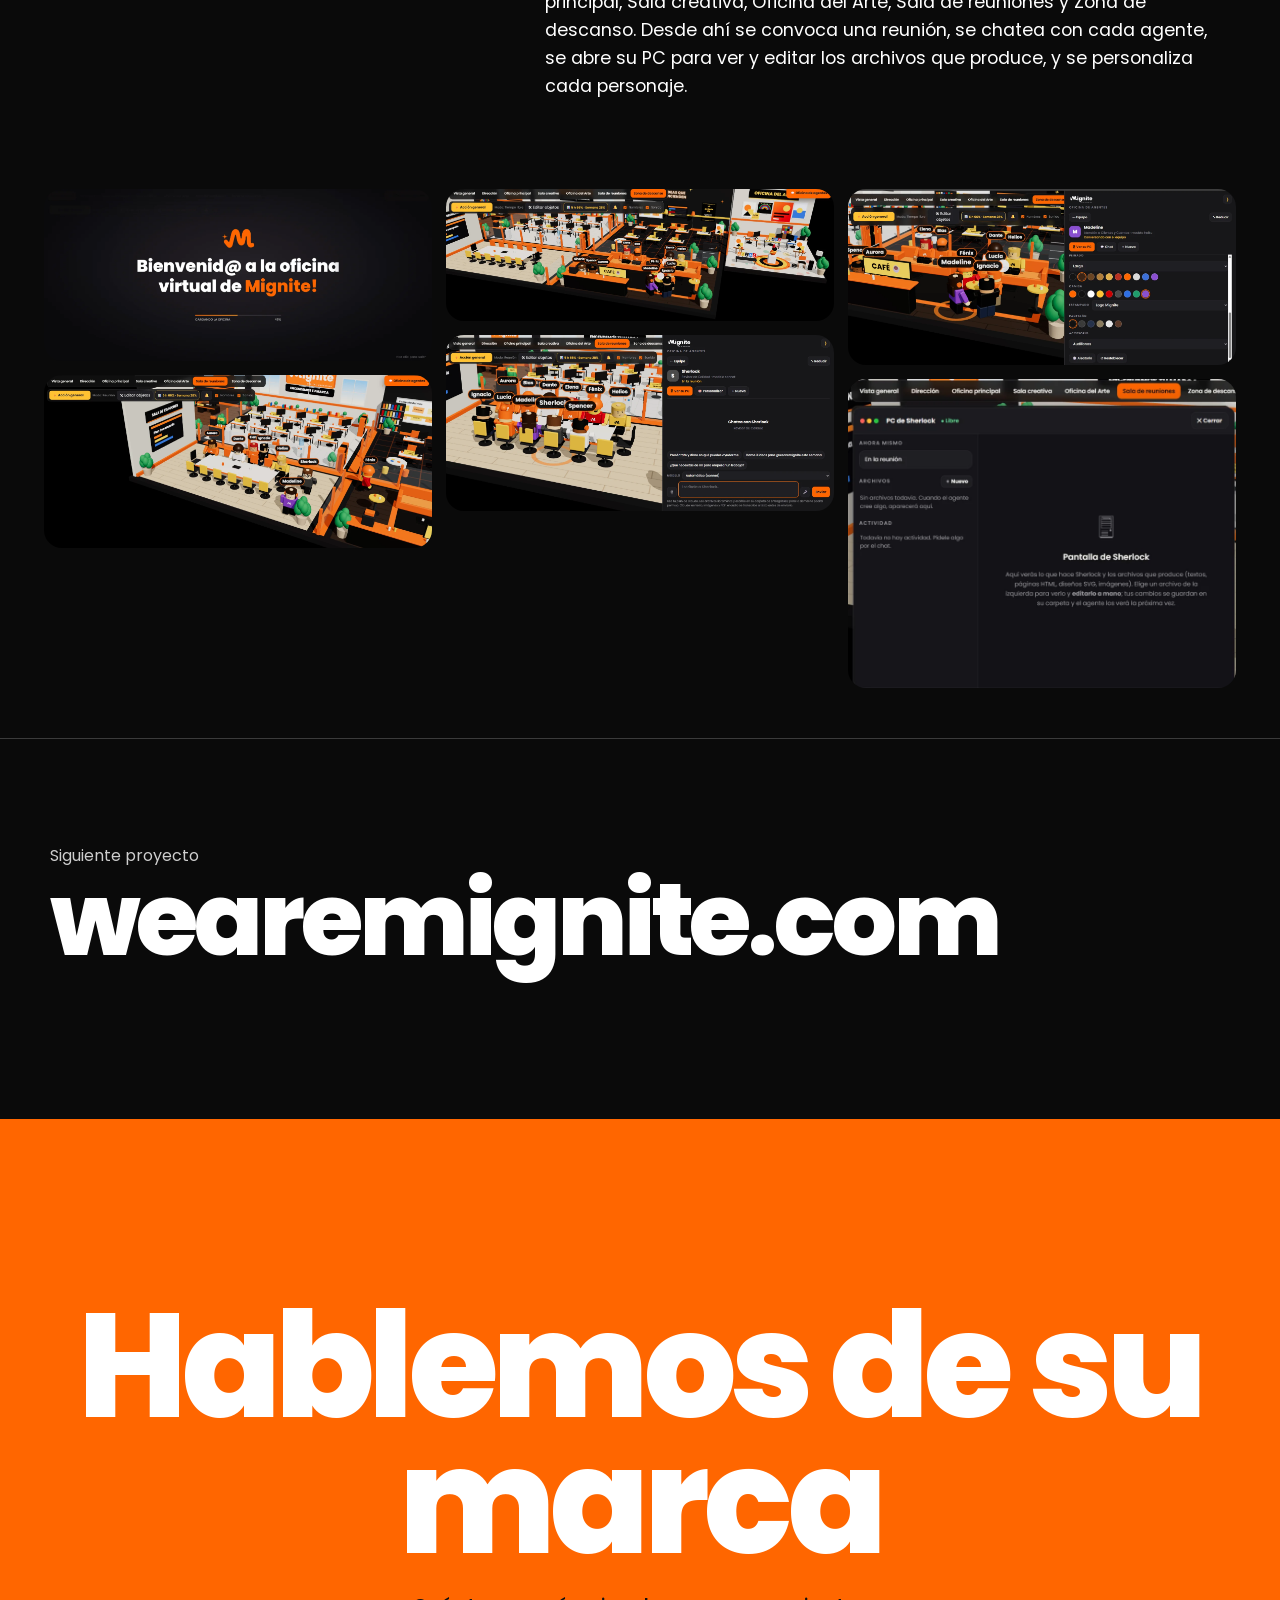
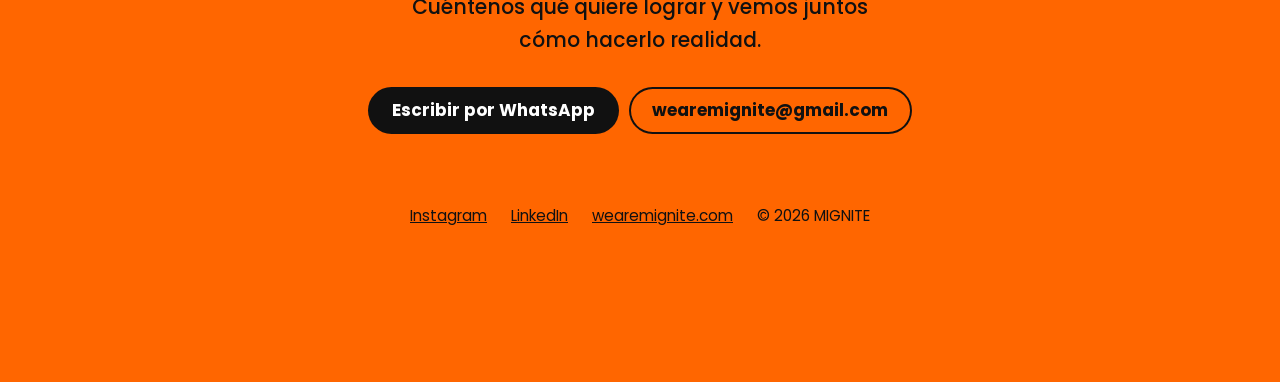
<file: trabajo/oficina.html>
<!doctype html><html lang="es-DO"><head><meta charset="utf-8">
<meta name="viewport" content="width=device-width,initial-scale=1">
<title>Oficina de agentes | Portafolio MIGNITE</title><meta name="description" content="Una oficina virtual en 3D donde trabaja el equipo de agentes de IA de MIGNITE: 21 roles, cada uno con su escritorio, su chat y su carpeta de entregables.">
<link rel="canonical" href="https://wearemignite.com/portafolio/trabajo/oficina.html">
<meta property="og:title" content="Oficina de agentes | Portafolio MIGNITE"><meta property="og:description" content="Una oficina virtual en 3D donde trabaja el equipo de agentes de IA de MIGNITE: 21 roles, cada uno con su escritorio, su chat y su carpeta de entregables.">
<meta property="og:type" content="website"><meta property="og:url" content="https://wearemignite.com/portafolio/trabajo/oficina.html"><meta property="og:image" content="https://wearemignite.com/portafolio/assets/og.jpg">
<meta name="twitter:card" content="summary_large_image"><meta name="theme-color" content="#FF6600">
<link rel="icon" href="../assets/i/iso-color.svg" type="image/svg+xml">
<link rel="preload" href="../assets/fonts/Poppins-ExtraBold.woff2" as="font" type="font/woff2" crossorigin>
<link rel="stylesheet" href="../assets/site.css?v=3"></head><body style="background:#0A0A0A;color:#FFFFFF;--line:#FFFFFF33">
<a class="skip" href="#contenido">Ir al contenido</a><div class="bezel" aria-hidden="true"></div><div class="ticker" aria-hidden="true"><div><span>Agenda abierta para marcas en RD y en el extranjero</span><i>✦</i><span>Campañas, branding, video y web</span><i>✦</i><span>Santiago de los Caballeros, República Dominicana</span><i>✦</i><span>Agenda abierta para marcas en RD y en el extranjero</span><i>✦</i><span>Campañas, branding, video y web</span><i>✦</i><span>Santiago de los Caballeros, República Dominicana</span><i>✦</i><span>Agenda abierta para marcas en RD y en el extranjero</span><i>✦</i><span>Campañas, branding, video y web</span><i>✦</i><span>Santiago de los Caballeros, República Dominicana</span><i>✦</i><span>Agenda abierta para marcas en RD y en el extranjero</span><i>✦</i><span>Campañas, branding, video y web</span><i>✦</i><span>Santiago de los Caballeros, República Dominicana</span><i>✦</i></div></div>
<header class="top"><a class="brand" href="../index.html" aria-label="Volver al portafolio"><img src="../assets/i/wordmark-blanco.svg" alt="MIGNITE" width="900" height="250"></a></header>
<main id="contenido"><section class="p-hero"><h1>Oficina de agentes</h1><p class="lead">Una oficina virtual en 3D donde trabaja el equipo de agentes de IA de MIGNITE: 21 roles, cada uno con su escritorio, su chat y su carpeta de entregables.</p></section>
<div class="p-main"><img src="../assets/p/ofi-1.webp" width="1512" height="670" alt="Vista general de la oficina virtual 3D de MIGNITE con sus siete espacios"></div>
<dl class="facts-sheet"><div><dt>Marca</dt><dd>MIGNITE</dd></div><div><dt>Trabajo</dt><dd>Diseño 3D, interfaz y flujo de trabajo con IA</dd></div><div><dt>Entregables</dt><dd>Oficina navegable con 7 espacios y 21 agentes</dd></div><div><dt>Año</dt><dd>2026</dd></div></dl>
<section class="story"><h2>Lo que se necesitaba</h2><p>Producir el contenido de @wearemignite y @mignitecity con unas 10 horas a la semana, sin perder el control de lo que se publica ni la coherencia de la marca.</p></section><section class="story"><h2>La idea</h2><p>Convertir un equipo de agentes de IA en una oficina que se puede recorrer. Ignacio dirige y reparte el trabajo, Dante investiga, Helios define la estrategia, Elena, Spencer y Fénix escriben, Lucía y Blas producen lo visual, y Sherlock revisa todo antes de entregar. Nada se publica sin aprobación.</p></section><section class="story"><h2>Lo que hicimos</h2><p>Diseñamos el espacio en 3D con la identidad de MIGNITE: Dirección, Oficina principal, Sala creativa, Oficina del Arte, Sala de reuniones y Zona de descanso. Desde ahí se convoca una reunión, se chatea con cada agente, se abre su PC para ver y editar los archivos que produce, y se personaliza cada personaje.</p></section>
<div class="p-grid"><button class="piece" data-full="../assets/p/ofi-0.webp" data-t="Pantalla de bienvenida"><img src="../assets/p/ofi-0.webp" width="1535" height="682" alt="Pantalla de bienvenida: Bienvenid@ a la oficina virtual de Mignite" loading=lazy decoding=async></button><button class="piece" data-full="../assets/p/ofi-2.webp" data-t="Sala de reuniones"><img src="../assets/p/ofi-2.webp" width="1535" height="682" alt="Sala de reuniones" loading=lazy decoding=async></button><button class="piece" data-full="../assets/p/ofi-5.webp" data-t="Zona de descanso"><img src="../assets/p/ofi-5.webp" width="1535" height="525" alt="Zona de descanso" loading=lazy decoding=async></button><button class="piece" data-full="../assets/p/ofi-3.webp" data-t="Chat con Sherlock, el revisor de calidad"><img src="../assets/p/ofi-3.webp" width="1533" height="693" alt="Chat con Sherlock, el revisor de calidad" loading=lazy decoding=async></button><button class="piece" data-full="../assets/p/ofi-6.webp" data-t="Personalización de cada agente"><img src="../assets/p/ofi-6.webp" width="1535" height="698" alt="Personalización de cada agente" loading=lazy decoding=async></button><button class="piece" data-full="../assets/p/ofi-4.webp" data-t="El PC de cada agente, con sus archivos"><img src="../assets/p/ofi-4.webp" width="842" height="670" alt="El PC de cada agente, con sus archivos" loading=lazy decoding=async></button></div><a class="next" href="web.html"><small>Siguiente proyecto</small><b>wearemignite<wbr>.com</b></a>
<section class="cta" id="hablemos"><h2>Hablemos de su marca</h2><p>Cuéntenos qué quiere lograr y vemos juntos cómo hacerlo realidad.</p>
<div class="row"><a class="btn solid" href="https://wa.me/18293339991?text=Hola%20MIGNITE%2C%20vi%20su%20portafolio%20y%20quisiera%20hablar%20de%20mi%20marca." target="_blank" rel="noopener">Escribir por WhatsApp</a><a class="btn ghost" href="mailto:wearemignite@gmail.com">wearemignite@gmail.com</a></div>
<div class="foot"><a href="https://www.instagram.com/wearemignite/" target="_blank" rel="noopener">Instagram</a><a href="https://www.linkedin.com/company/wearemignite" target="_blank" rel="noopener">LinkedIn</a><a href="https://wearemignite.com">wearemignite.com</a><span>© 2026 MIGNITE</span></div></section></main><nav class="dock" aria-label="Principal"><a href="../index.html#trabajo">Trabajo</a><a class="hide-s" href="../index.html#muro">Muro</a><a href="../index.html#servicios">Servicios</a><a href="../index.html#nosotros">Nosotros</a><a class="go" href="https://wa.me/18293339991?text=Hola%20MIGNITE%2C%20vi%20su%20portafolio%20y%20quisiera%20hablar%20de%20mi%20marca." target="_blank" rel="noopener">Hablemos</a></nav><dialog class="lb" aria-label="Vista ampliada"><div class="lb-media"></div><div class="lb-bar"><span class="lb-cap"></span><button class="lb-x">Cerrar</button></div></dialog><script src="../assets/site.js" defer></script></body></html>
</file>
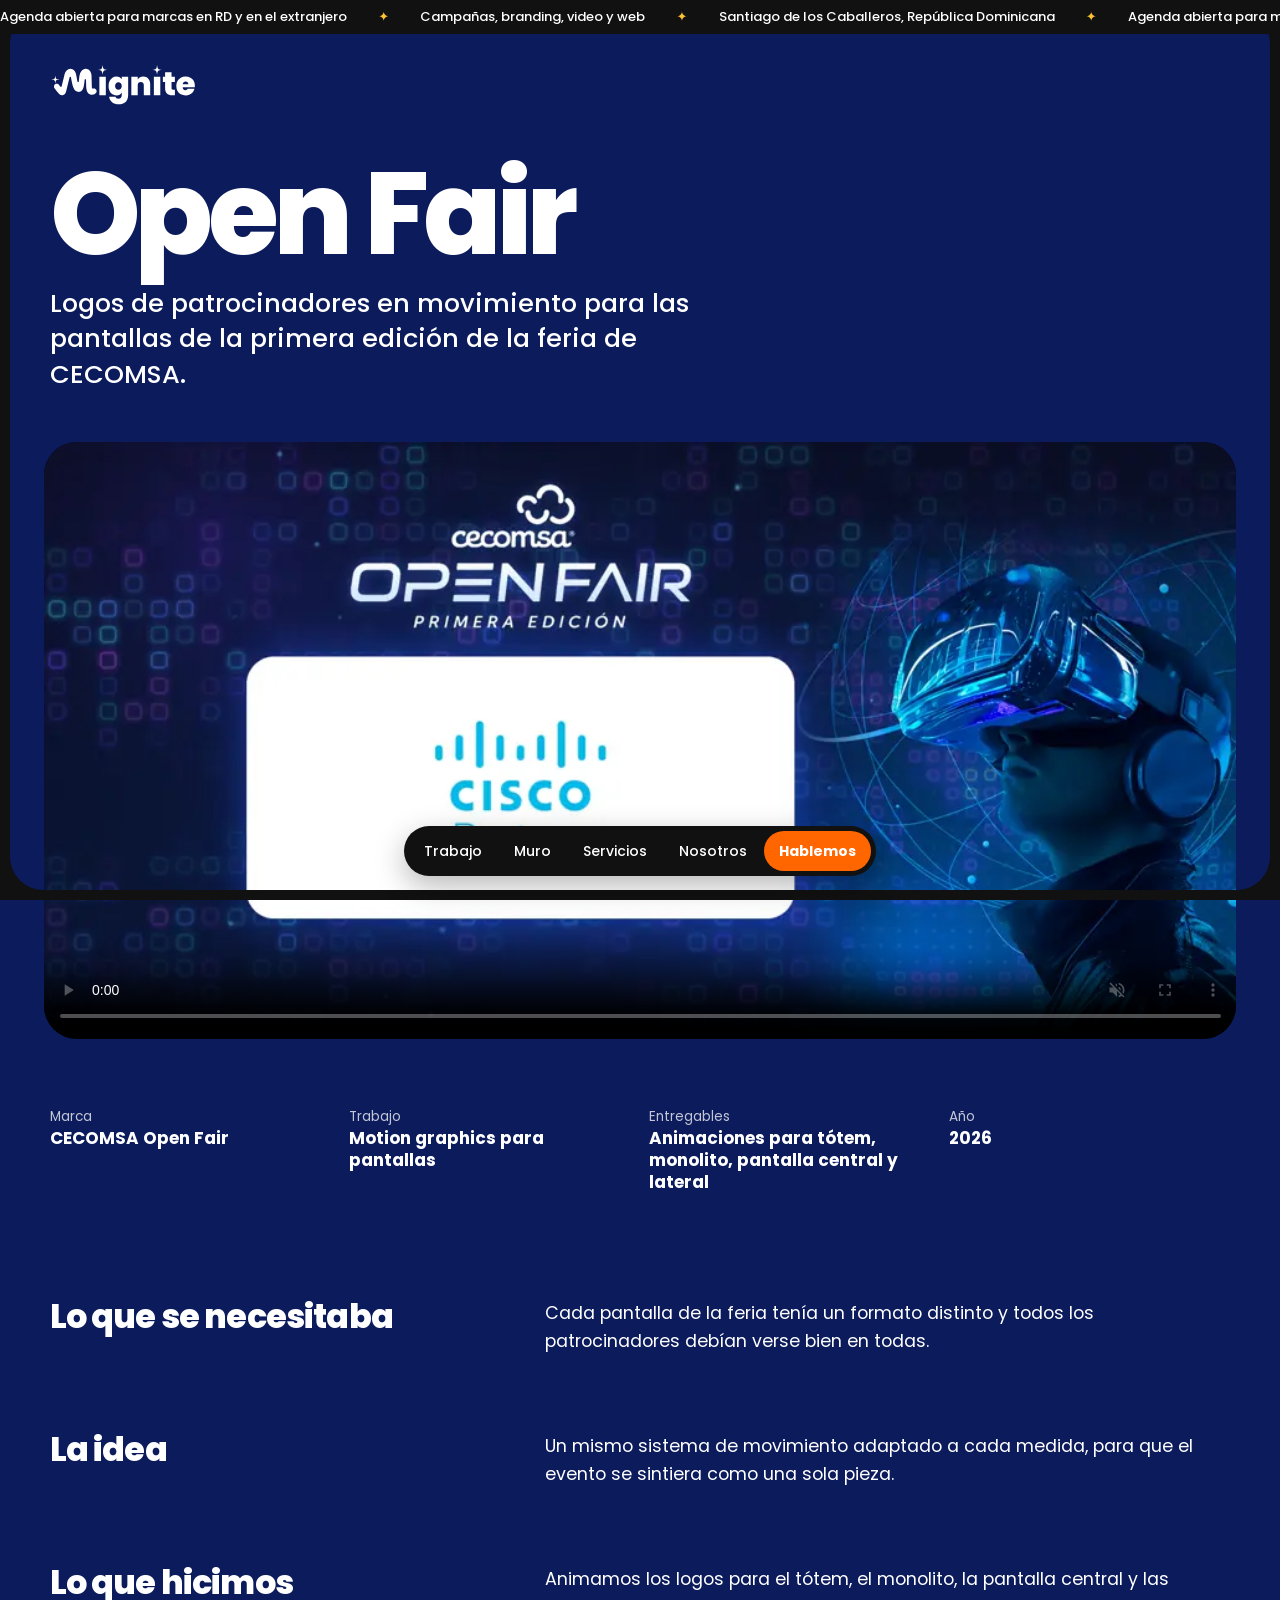
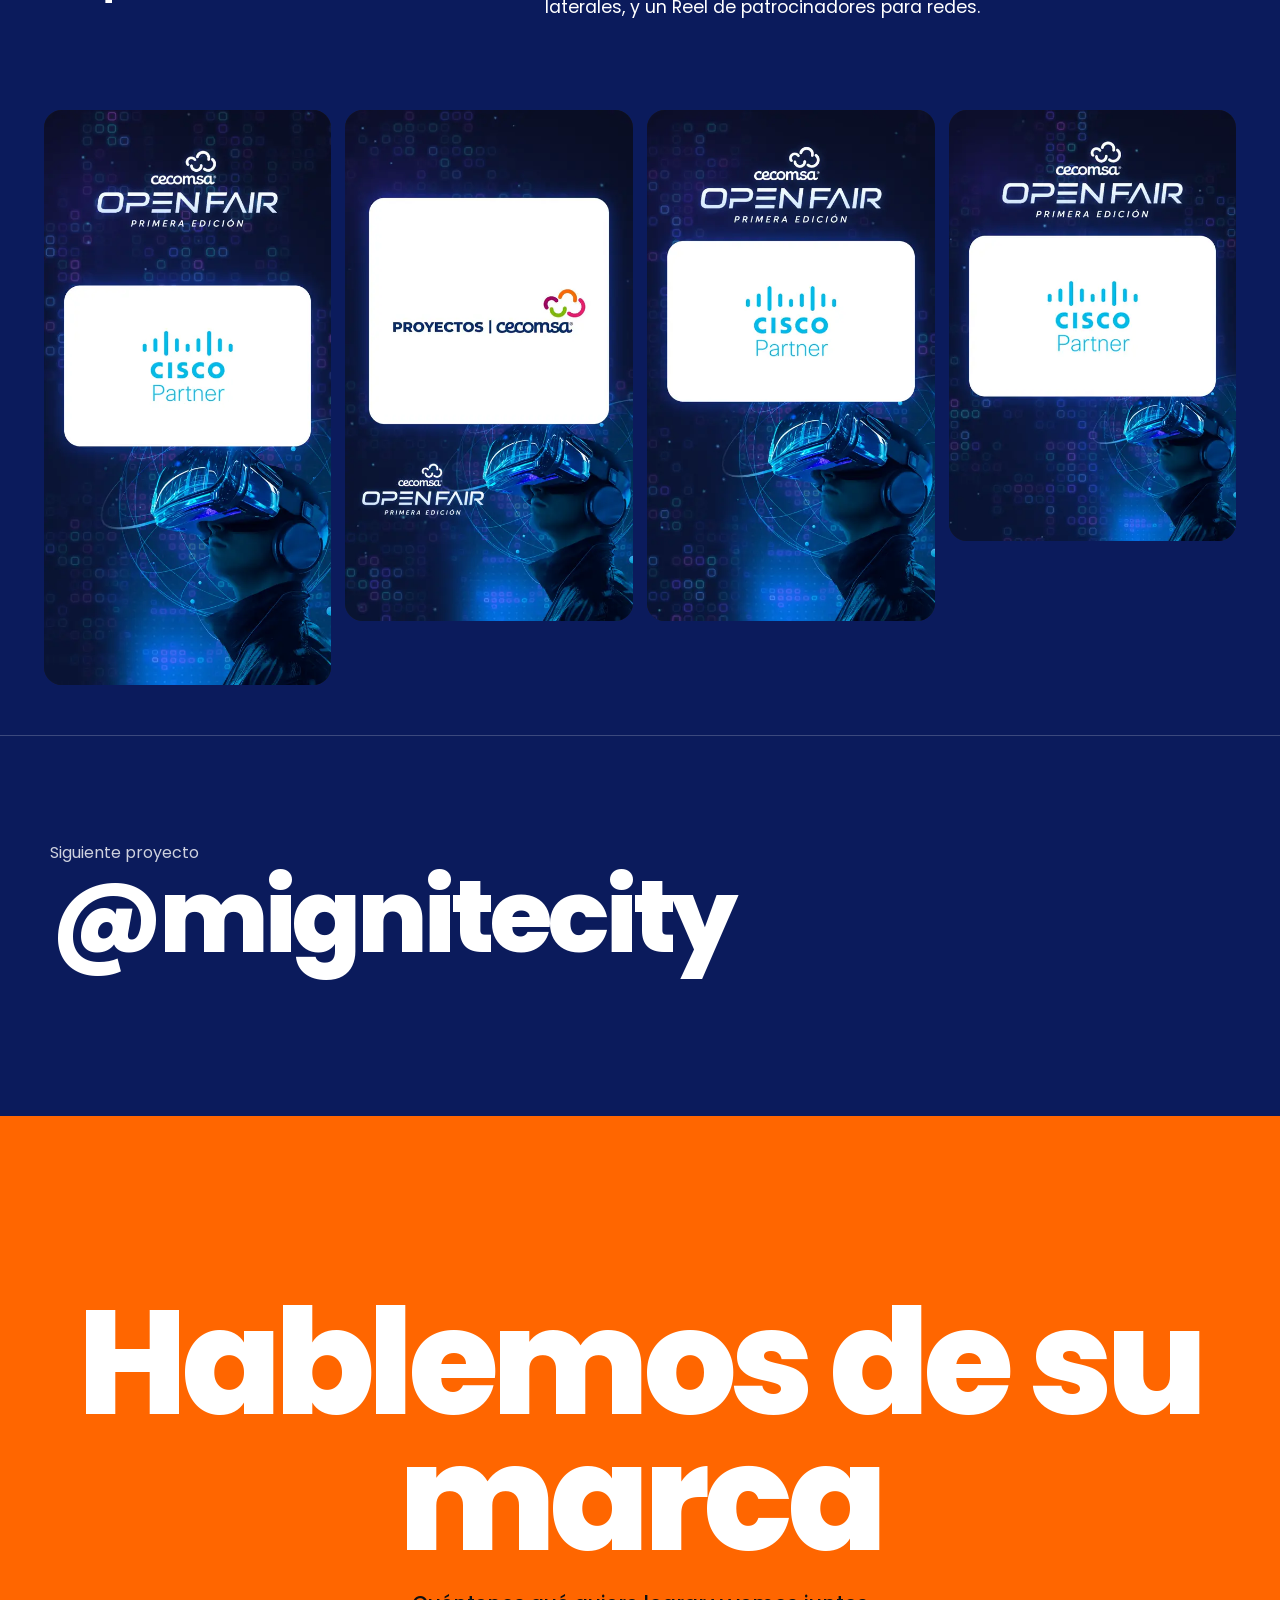
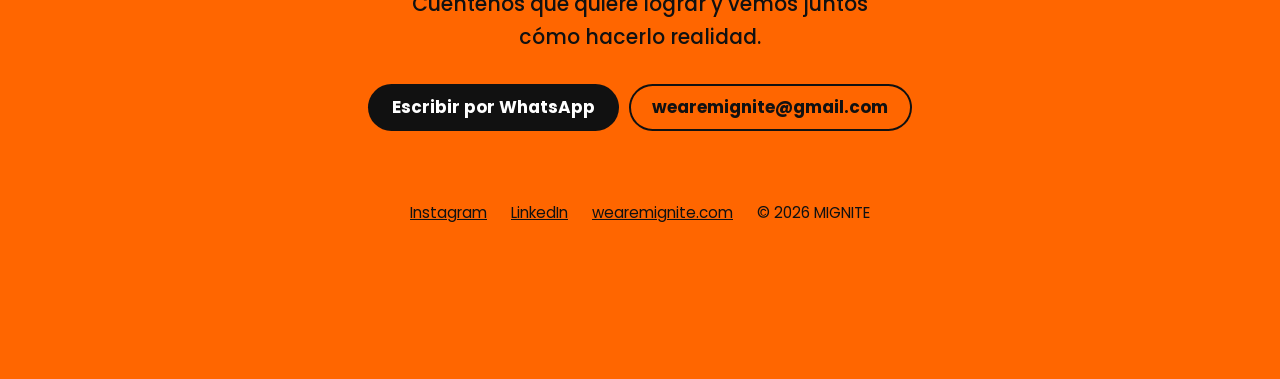
<file: trabajo/open-fair.html>
<!doctype html><html lang="es-DO"><head><meta charset="utf-8">
<meta name="viewport" content="width=device-width,initial-scale=1">
<title>Open Fair | Portafolio MIGNITE</title><meta name="description" content="Logos de patrocinadores en movimiento para las pantallas de la primera edición de la feria de CECOMSA.">
<link rel="canonical" href="https://wearemignite.com/portafolio/trabajo/open-fair.html">
<meta property="og:title" content="Open Fair | Portafolio MIGNITE"><meta property="og:description" content="Logos de patrocinadores en movimiento para las pantallas de la primera edición de la feria de CECOMSA.">
<meta property="og:type" content="website"><meta property="og:url" content="https://wearemignite.com/portafolio/trabajo/open-fair.html"><meta property="og:image" content="https://wearemignite.com/portafolio/assets/og.jpg">
<meta name="twitter:card" content="summary_large_image"><meta name="theme-color" content="#FF6600">
<link rel="icon" href="../assets/i/iso-color.svg" type="image/svg+xml">
<link rel="preload" href="../assets/fonts/Poppins-ExtraBold.woff2" as="font" type="font/woff2" crossorigin>
<link rel="stylesheet" href="../assets/site.css?v=3"></head><body style="background:#0B1B5C;color:#FFFFFF;--line:#FFFFFF33">
<a class="skip" href="#contenido">Ir al contenido</a><div class="bezel" aria-hidden="true"></div><div class="ticker" aria-hidden="true"><div><span>Agenda abierta para marcas en RD y en el extranjero</span><i>✦</i><span>Campañas, branding, video y web</span><i>✦</i><span>Santiago de los Caballeros, República Dominicana</span><i>✦</i><span>Agenda abierta para marcas en RD y en el extranjero</span><i>✦</i><span>Campañas, branding, video y web</span><i>✦</i><span>Santiago de los Caballeros, República Dominicana</span><i>✦</i><span>Agenda abierta para marcas en RD y en el extranjero</span><i>✦</i><span>Campañas, branding, video y web</span><i>✦</i><span>Santiago de los Caballeros, República Dominicana</span><i>✦</i><span>Agenda abierta para marcas en RD y en el extranjero</span><i>✦</i><span>Campañas, branding, video y web</span><i>✦</i><span>Santiago de los Caballeros, República Dominicana</span><i>✦</i></div></div>
<header class="top"><a class="brand" href="../index.html" aria-label="Volver al portafolio"><img src="../assets/i/wordmark-blanco.svg" alt="MIGNITE" width="900" height="250"></a></header>
<main id="contenido"><section class="p-hero"><h1>Open Fair</h1><p class="lead">Logos de patrocinadores en movimiento para las pantallas de la primera edición de la feria de CECOMSA.</p></section>
<div class="p-main"><video controls playsinline muted preload="metadata" poster="../assets/v/of-central.webp" src="../assets/v/of-central.mp4" width="1536" height="768"></video></div>
<dl class="facts-sheet"><div><dt>Marca</dt><dd>CECOMSA Open Fair</dd></div><div><dt>Trabajo</dt><dd>Motion graphics para pantallas</dd></div><div><dt>Entregables</dt><dd>Animaciones para tótem, monolito, pantalla central y lateral</dd></div><div><dt>Año</dt><dd>2026</dd></div></dl>
<section class="story"><h2>Lo que se necesitaba</h2><p>Cada pantalla de la feria tenía un formato distinto y todos los patrocinadores debían verse bien en todas.</p></section>
<section class="story"><h2>La idea</h2><p>Un mismo sistema de movimiento adaptado a cada medida, para que el evento se sintiera como una sola pieza.</p></section>
<section class="story"><h2>Lo que hicimos</h2><p>Animamos los logos para el tótem, el monolito, la pantalla central y las laterales, y un Reel de patrocinadores para redes.</p></section>
<div class="p-grid vert"><button class="piece" data-full="../assets/v/of-totem.mp4" data-t="Open Fair"><video class="" muted loop playsinline preload="none" poster="../assets/v/of-totem.webp" data-src="../assets/v/of-totem-s.mp4" width="1024" height="2048" aria-hidden="true"></video><span>Ver con controles</span></button><button class="piece" data-full="../assets/v/of-reel.mp4" data-t="Open Fair"><video class="" muted loop playsinline preload="none" poster="../assets/v/of-reel.webp" data-src="../assets/v/of-reel-s.mp4" width="1080" height="1920" aria-hidden="true"></video><span>Ver con controles</span></button><button class="piece" data-full="../assets/v/of-monolito.mp4" data-t="Open Fair"><video class="" muted loop playsinline preload="none" poster="../assets/v/of-monolito.webp" data-src="../assets/v/of-monolito-s.mp4" width="1080" height="1920" aria-hidden="true"></video><span>Ver con controles</span></button><button class="piece" data-full="../assets/v/of-lateral.mp4" data-t="Open Fair"><video class="" muted loop playsinline preload="none" poster="../assets/v/of-lateral.webp" data-src="../assets/v/of-lateral-s.mp4" width="512" height="768" aria-hidden="true"></video><span>Ver con controles</span></button></div>
<a class="next" href="mignite-city.html"><small>Siguiente proyecto</small><b>@mignitecity</b></a>
<section class="cta" id="hablemos"><h2>Hablemos de su marca</h2><p>Cuéntenos qué quiere lograr y vemos juntos cómo hacerlo realidad.</p>
<div class="row"><a class="btn solid" href="https://wa.me/18293339991?text=Hola%20MIGNITE%2C%20vi%20su%20portafolio%20y%20quisiera%20hablar%20de%20mi%20marca." target="_blank" rel="noopener">Escribir por WhatsApp</a><a class="btn ghost" href="mailto:wearemignite@gmail.com">wearemignite@gmail.com</a></div>
<div class="foot"><a href="https://www.instagram.com/wearemignite/" target="_blank" rel="noopener">Instagram</a><a href="https://www.linkedin.com/company/wearemignite" target="_blank" rel="noopener">LinkedIn</a><a href="https://wearemignite.com">wearemignite.com</a><span>© 2026 MIGNITE</span></div></section></main><nav class="dock" aria-label="Principal"><a href="../index.html#trabajo">Trabajo</a><a class="hide-s" href="../index.html#muro">Muro</a><a href="../index.html#servicios">Servicios</a><a href="../index.html#nosotros">Nosotros</a><a class="go" href="https://wa.me/18293339991?text=Hola%20MIGNITE%2C%20vi%20su%20portafolio%20y%20quisiera%20hablar%20de%20mi%20marca." target="_blank" rel="noopener">Hablemos</a></nav><dialog class="lb" aria-label="Vista ampliada"><div class="lb-media"></div><div class="lb-bar"><span class="lb-cap"></span><button class="lb-x">Cerrar</button></div></dialog><script src="../assets/site.js" defer></script></body></html>
</file>
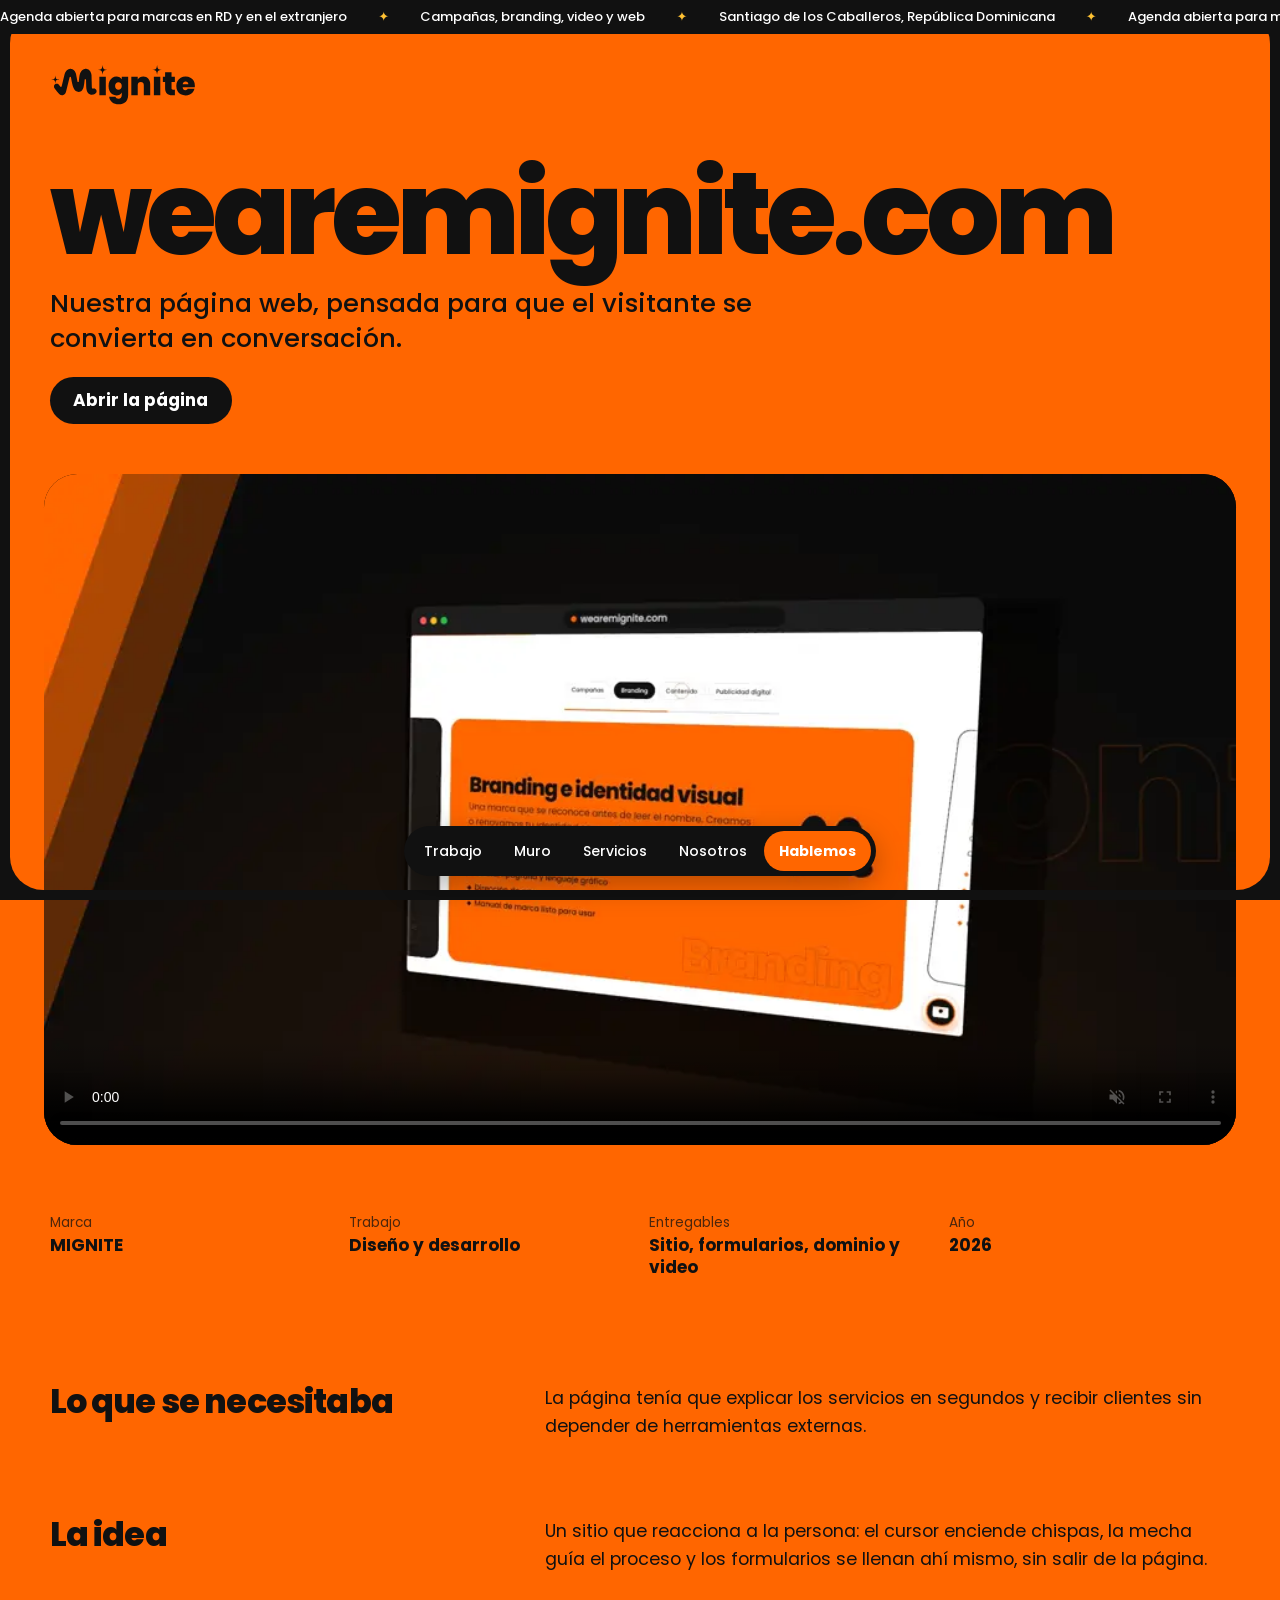
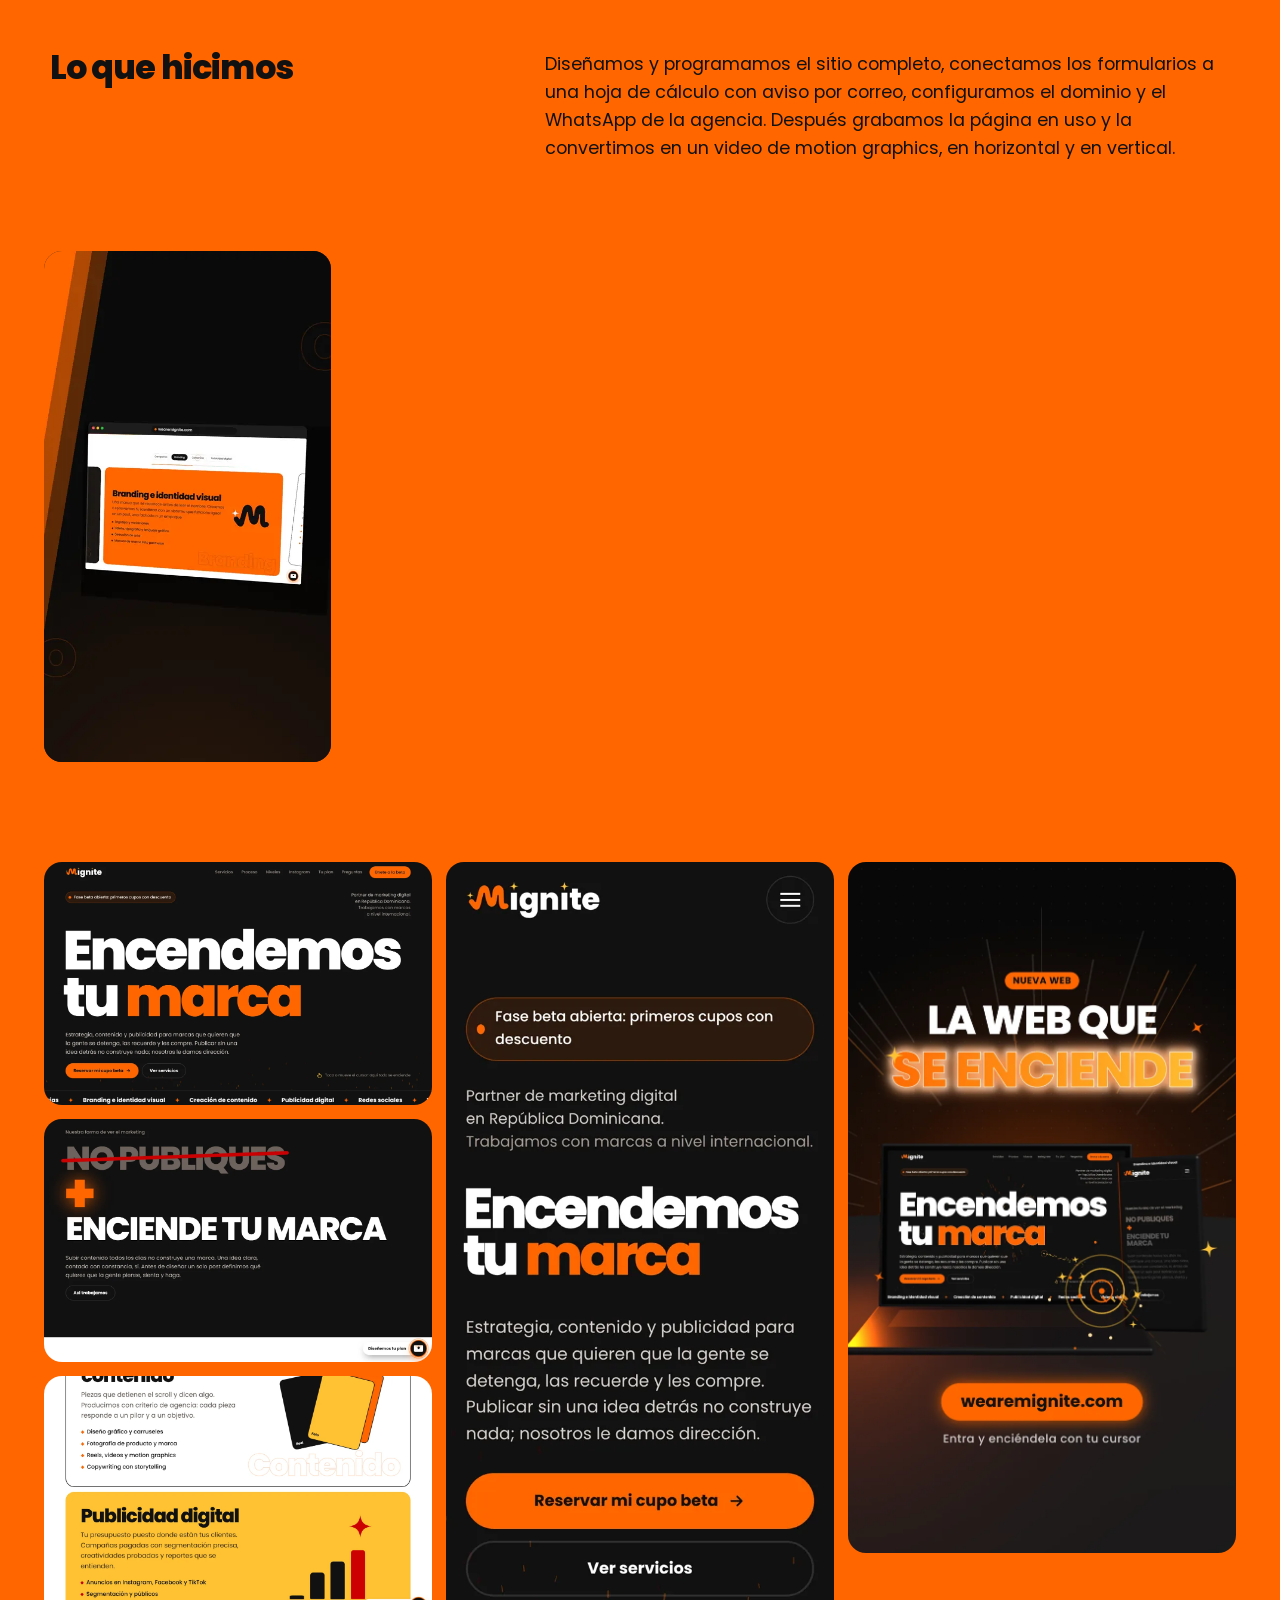
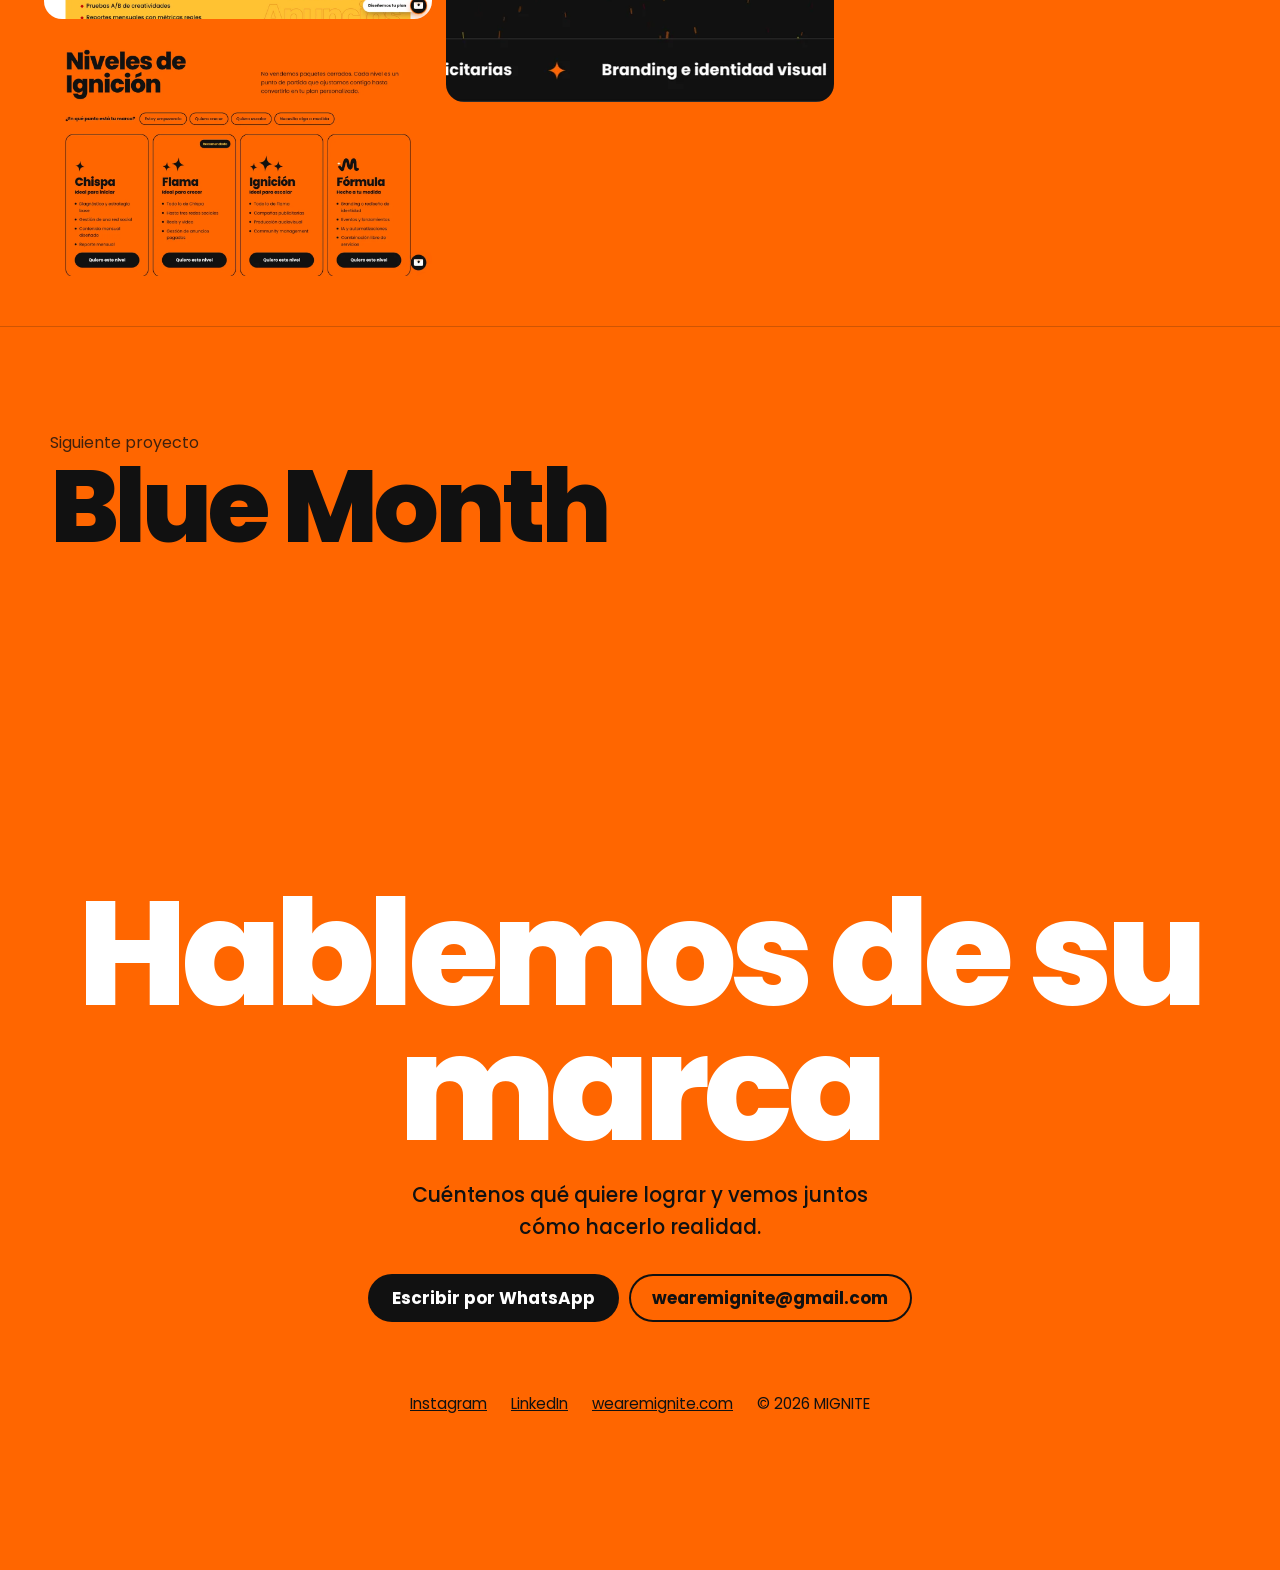
<file: trabajo/web.html>
<!doctype html><html lang="es-DO"><head><meta charset="utf-8">
<meta name="viewport" content="width=device-width,initial-scale=1">
<title>wearemignite.com | Portafolio MIGNITE</title><meta name="description" content="Nuestra página web, pensada para que el visitante se convierta en conversación.">
<link rel="canonical" href="https://wearemignite.com/portafolio/trabajo/web.html">
<meta property="og:title" content="wearemignite.com | Portafolio MIGNITE"><meta property="og:description" content="Nuestra página web, pensada para que el visitante se convierta en conversación.">
<meta property="og:type" content="website"><meta property="og:url" content="https://wearemignite.com/portafolio/trabajo/web.html"><meta property="og:image" content="https://wearemignite.com/portafolio/assets/og.jpg">
<meta name="twitter:card" content="summary_large_image"><meta name="theme-color" content="#FF6600">
<link rel="icon" href="../assets/i/iso-color.svg" type="image/svg+xml">
<link rel="preload" href="../assets/fonts/Poppins-ExtraBold.woff2" as="font" type="font/woff2" crossorigin>
<link rel="stylesheet" href="../assets/site.css?v=3"></head><body style="background:#FF6600;color:#111111;--line:#11111133">
<a class="skip" href="#contenido">Ir al contenido</a><div class="bezel" aria-hidden="true"></div><div class="ticker" aria-hidden="true"><div><span>Agenda abierta para marcas en RD y en el extranjero</span><i>✦</i><span>Campañas, branding, video y web</span><i>✦</i><span>Santiago de los Caballeros, República Dominicana</span><i>✦</i><span>Agenda abierta para marcas en RD y en el extranjero</span><i>✦</i><span>Campañas, branding, video y web</span><i>✦</i><span>Santiago de los Caballeros, República Dominicana</span><i>✦</i><span>Agenda abierta para marcas en RD y en el extranjero</span><i>✦</i><span>Campañas, branding, video y web</span><i>✦</i><span>Santiago de los Caballeros, República Dominicana</span><i>✦</i><span>Agenda abierta para marcas en RD y en el extranjero</span><i>✦</i><span>Campañas, branding, video y web</span><i>✦</i><span>Santiago de los Caballeros, República Dominicana</span><i>✦</i></div></div>
<header class="top"><a class="brand" href="../index.html" aria-label="Volver al portafolio"><img src="../assets/i/wordmark-negro.svg" alt="MIGNITE" width="900" height="250"></a></header>
<main id="contenido"><section class="p-hero"><h1>wearemignite<wbr>.com</h1><p class="lead">Nuestra página web, pensada para que el visitante se convierta en conversación.</p><a class="btn solid" style="margin-top:20px" href="https://wearemignite.com" target="_blank" rel="noopener">Abrir la página</a></section>
<div class="p-main"><video controls playsinline muted preload="metadata" poster="../assets/v/web.webp" src="../assets/v/web.mp4" width="1920" height="1080"></video></div>
<dl class="facts-sheet"><div><dt>Marca</dt><dd>MIGNITE</dd></div><div><dt>Trabajo</dt><dd>Diseño y desarrollo</dd></div><div><dt>Entregables</dt><dd>Sitio, formularios, dominio y video</dd></div><div><dt>Año</dt><dd>2026</dd></div></dl>
<section class="story"><h2>Lo que se necesitaba</h2><p>La página tenía que explicar los servicios en segundos y recibir clientes sin depender de herramientas externas.</p></section>
<section class="story"><h2>La idea</h2><p>Un sitio que reacciona a la persona: el cursor enciende chispas, la mecha guía el proceso y los formularios se llenan ahí mismo, sin salir de la página.</p></section>
<section class="story"><h2>Lo que hicimos</h2><p>Diseñamos y programamos el sitio completo, conectamos los formularios a una hoja de cálculo con aviso por correo, configuramos el dominio y el WhatsApp de la agencia. Después grabamos la página en uso y la convertimos en un video de motion graphics, en horizontal y en vertical.</p></section>
<div class="p-grid vert"><button class="piece" data-full="../assets/v/web-v.mp4" data-t="wearemignite.com"><video class="" muted loop playsinline preload="none" poster="../assets/v/web-v.webp" data-src="../assets/v/web-v-s.mp4" width="1080" height="1920" aria-hidden="true"></video><span>Ver con controles</span></button></div><div class="p-grid"><button class="piece" data-full="../assets/p/web-1.webp" data-t="wearemignite.com"><img src="../assets/p/web-1.webp" width="1300" height="813" alt="wearemignite.com" loading=lazy decoding=async></button><button class="piece" data-full="../assets/p/web-2.webp" data-t="wearemignite.com"><img src="../assets/p/web-2.webp" width="1300" height="813" alt="wearemignite.com" loading=lazy decoding=async></button><button class="piece" data-full="../assets/p/web-3.webp" data-t="wearemignite.com"><img src="../assets/p/web-3.webp" width="1300" height="813" alt="wearemignite.com" loading=lazy decoding=async></button><button class="piece" data-full="../assets/p/web-4.webp" data-t="wearemignite.com"><img src="../assets/p/web-4.webp" width="1300" height="813" alt="wearemignite.com" loading=lazy decoding=async></button><button class="piece" data-full="../assets/p/web-5.webp" data-t="wearemignite.com"><img src="../assets/p/web-5.webp" width="601" height="1300" alt="wearemignite.com" loading=lazy decoding=async></button><button class="piece" data-full="../assets/p/web-cover.webp" data-t="wearemignite.com"><img src="../assets/p/web-cover.webp" width="787" height="1400" alt="wearemignite.com" loading=lazy decoding=async></button></div>
<a class="next" href="blue-month.html"><small>Siguiente proyecto</small><b>Blue Month</b></a>
<section class="cta" id="hablemos"><h2>Hablemos de su marca</h2><p>Cuéntenos qué quiere lograr y vemos juntos cómo hacerlo realidad.</p>
<div class="row"><a class="btn solid" href="https://wa.me/18293339991?text=Hola%20MIGNITE%2C%20vi%20su%20portafolio%20y%20quisiera%20hablar%20de%20mi%20marca." target="_blank" rel="noopener">Escribir por WhatsApp</a><a class="btn ghost" href="mailto:wearemignite@gmail.com">wearemignite@gmail.com</a></div>
<div class="foot"><a href="https://www.instagram.com/wearemignite/" target="_blank" rel="noopener">Instagram</a><a href="https://www.linkedin.com/company/wearemignite" target="_blank" rel="noopener">LinkedIn</a><a href="https://wearemignite.com">wearemignite.com</a><span>© 2026 MIGNITE</span></div></section></main><nav class="dock" aria-label="Principal"><a href="../index.html#trabajo">Trabajo</a><a class="hide-s" href="../index.html#muro">Muro</a><a href="../index.html#servicios">Servicios</a><a href="../index.html#nosotros">Nosotros</a><a class="go" href="https://wa.me/18293339991?text=Hola%20MIGNITE%2C%20vi%20su%20portafolio%20y%20quisiera%20hablar%20de%20mi%20marca." target="_blank" rel="noopener">Hablemos</a></nav><dialog class="lb" aria-label="Vista ampliada"><div class="lb-media"></div><div class="lb-bar"><span class="lb-cap"></span><button class="lb-x">Cerrar</button></div></dialog><script src="../assets/site.js" defer></script></body></html>
</file>
<file: assets/site.css>
@font-face{font-family:Poppins;font-weight:400;font-display:swap;src:url(fonts/Poppins-Regular.woff2) format("woff2")}
@font-face{font-family:Poppins;font-weight:500;font-display:swap;src:url(fonts/Poppins-Medium.woff2) format("woff2")}
@font-face{font-family:Poppins;font-weight:700;font-display:swap;src:url(fonts/Poppins-Bold.woff2) format("woff2")}
@font-face{font-family:Poppins;font-weight:800;font-display:swap;src:url(fonts/Poppins-ExtraBold.woff2) format("woff2")}

:root{
  --ignicion:#FF6600;--chispa:#FFC233;--carbon:#111111;--blanco:#FFFFFF;--cereza:#CC0000;
  --bg:var(--ignicion);--fg:var(--blanco);--muted:rgba(255,255,255,.78);--line:rgba(255,255,255,.28);
  --gut:clamp(16px,3.4vw,44px);--bez:clamp(6px,.8vw,10px);
  --r-xl:clamp(20px,2.6vw,36px);--r-md:18px;
  --h1:clamp(2rem,4.6vw,4.3rem);--h2:clamp(2.2rem,6.6vw,6.2rem);--h3:clamp(1.6rem,3.4vw,3rem);
  --ease:cubic-bezier(.2,.8,.2,1);
}
*,*::before,*::after{box-sizing:border-box}
html{-webkit-text-size-adjust:100%;scroll-behavior:smooth;overflow-x:clip}
body{margin:0;background:var(--bg);color:var(--fg);font:400 1.0625rem/1.6 Poppins,system-ui,sans-serif;transition:background-color .7s var(--ease),color .5s linear;overflow-x:clip;-webkit-font-smoothing:antialiased}
img,video,svg{display:block;max-width:100%}
a{color:inherit}
h1,h2,h3,p,ul,figure{margin:0;padding:0}
ul{list-style:none}
button{font:inherit;color:inherit;background:none;border:0;cursor:pointer}
:focus-visible{outline:3px solid var(--chispa);outline-offset:3px;border-radius:6px}
.sr{position:absolute;width:1px;height:1px;overflow:hidden;clip:rect(0 0 0 0)}
.skip{position:fixed;left:16px;top:-60px;z-index:100;background:var(--carbon);color:#fff;padding:10px 16px;border-radius:10px}
.skip:focus{top:16px}

/* Marco de pantalla */
.bezel{position:fixed;inset:0;z-index:60;pointer-events:none;overflow:hidden}
.bezel::before{content:"";position:absolute;inset:var(--bez);border-radius:var(--r-xl);box-shadow:0 0 0 60px var(--carbon)}

/* Cinta superior */
.ticker{position:relative;z-index:61;background:var(--carbon);color:#fff;overflow:hidden;white-space:nowrap;font-weight:500;font-size:.8125rem;padding:7px 0 6px}
.ticker div{display:inline-flex;gap:2.4em;animation:slide 38s linear infinite;padding-right:2.4em}
.ticker i{color:var(--chispa);font-style:normal}
@keyframes slide{to{transform:translateX(-50%)}}

/* Cabecera */
.top{position:absolute;z-index:50;left:0;right:0;display:flex;align-items:center;justify-content:space-between;gap:16px;padding:calc(var(--bez) + 14px) calc(var(--gut) + 6px) 0}
.top .brand{display:block;padding-block:6px}
.top .brand img{height:clamp(30px,3.2vw,42px);width:auto}

.dock{position:fixed;z-index:70;left:50%;bottom:calc(var(--bez) + 14px);transform:translateX(-50%);display:flex;align-items:center;gap:2px;background:var(--carbon);color:#fff;border-radius:999px;padding:5px;box-shadow:0 10px 30px rgba(0,0,0,.28);max-width:calc(100vw - 32px)}
.dock a{padding:9px 15px;border-radius:999px;font-size:.875rem;font-weight:500;text-decoration:none;white-space:nowrap}
.dock a:hover{background:rgba(255,255,255,.14)}
.dock a.go{background:var(--ignicion);color:#fff;font-weight:700}
.dock a.go:hover{background:var(--chispa);color:var(--carbon)}
.btn{display:inline-flex;align-items:center;gap:.55em;padding:.85em 1.4em;border-radius:999px;font-weight:700;text-decoration:none;line-height:1.1;transition:transform .25s var(--ease),background-color .2s,color .2s}
.btn:hover{transform:translateY(-2px)}
.btn.solid{background:var(--carbon);color:#fff}
.btn.solid:hover{background:#fff;color:var(--carbon)}
.btn.ghost{box-shadow:inset 0 0 0 2px currentColor}
.top .btn{font-size:.9rem}

/* Hero */
.hero{position:relative;min-height:calc(100svh - 34px);display:grid;grid-template-columns:minmax(0,41%) minmax(0,1fr);overflow:hidden;background:var(--ignicion);color:#fff}
.hero-copy{position:relative;z-index:5;align-self:center;padding:clamp(92px,13vh,120px) clamp(24px,3vw,52px) clamp(92px,13vh,120px) calc(var(--gut) + 6px)}
.hero h1{color:var(--carbon);font-size:clamp(2rem,3.5vw,3.9rem);font-weight:800;line-height:1.06;letter-spacing:-.03em;text-wrap:balance}
.hero-cta{display:flex;flex-wrap:wrap;gap:10px;margin-top:clamp(18px,3vh,28px)}
.hero-cta .ghost{color:var(--carbon)}
.stage{position:relative;min-width:0;display:grid;place-items:center;padding-bottom:76px}
.wave{position:absolute;inset:0;width:100%;height:100%;pointer-events:none;-webkit-mask-image:linear-gradient(to right,transparent 2%,#000 22%);mask-image:linear-gradient(to right,transparent 2%,#000 22%)}
.wave text{font:800 150px Poppins,sans-serif;fill:#fff;letter-spacing:-4px}
.deck{--tw:min(13.4vw,(100svh - 210px)*.5625);position:relative;z-index:4;width:100%;height:calc(var(--tw)*1.78 + 30px)}
.tile{position:absolute;left:50%;top:50%;width:var(--tw);aspect-ratio:9/16;margin-left:calc(var(--tw)/-2);padding:0;display:block;transform:translateY(-50%) scale(.82);transition:transform 1.1s var(--ease);will-change:transform;z-index:var(--z);cursor:pointer}
.is-in .tile{transform:translate(calc(var(--x)*1%),calc(var(--y)*1% - 50%)) translate(calc(var(--mx,0)*var(--d)*1px),calc(var(--my,0)*var(--d)*1px))}
.tile:nth-child(1){--x:-158;--y:6;--a:-9;--d:-14;--z:1;--t:7.2s;--w:0s}
.tile:nth-child(2){--x:-80;--y:-4;--a:-4;--d:-8;--z:2;--t:6.1s;--w:-2.4s}
.tile:nth-child(3){--x:0;--y:3;--a:1;--d:6;--z:3;--t:6.8s;--w:-1.1s}
.tile:nth-child(4){--x:80;--y:-5;--a:4;--d:-8;--z:2;--t:5.8s;--w:-3.3s}
.tile:nth-child(5){--x:158;--y:5;--a:10;--d:-14;--z:1;--t:7.6s;--w:-4.6s}
.tile:hover,.tile:focus-visible,.tile.lit{z-index:10}
.float{display:block;width:100%;height:100%;animation:drift var(--t) ease-in-out var(--w) infinite alternate}
@keyframes drift{from{transform:translateY(-3.2%) rotate(calc(var(--a)*1deg - 1.6deg))}to{transform:translateY(3.2%) rotate(calc(var(--a)*1deg + 1.6deg))}}
.tilt{position:relative;display:block;width:100%;height:100%;border-radius:clamp(16px,2vw,28px);overflow:hidden;background:var(--carbon);box-shadow:0 26px 50px rgba(90,25,0,.42);transform:perspective(760px) rotateX(calc(var(--rx,0)*1deg)) rotateY(calc(var(--ry,0)*1deg)) scale(var(--zoom,1));transition:transform .28s var(--ease),box-shadow .3s,filter .3s}
.tilt video{width:100%;height:100%;object-fit:cover}
.glare{position:absolute;inset:0;opacity:0;mix-blend-mode:screen;background:radial-gradient(circle at var(--gx,50%) var(--gy,50%),rgba(255,226,150,.85),rgba(255,102,0,.32) 34%,transparent 62%);transition:opacity .3s}
.tile:hover .tilt,.tile:focus-visible .tilt,.tile.lit .tilt{--zoom:1.1;box-shadow:0 0 0 3px var(--chispa),0 0 34px 6px rgba(255,194,51,.8),0 30px 70px rgba(90,25,0,.55)}
.tile:hover .glare,.tile.lit .glare{opacity:1}
.deck:hover .tile:not(:hover) .tilt{filter:saturate(.55) brightness(.7)}
.spark{position:absolute;left:0;top:0;width:var(--sz);height:var(--sz);background:var(--chispa);pointer-events:none;z-index:12;clip-path:polygon(50% 0,61% 39%,100% 50%,61% 61%,50% 100%,39% 61%,0 50%,39% 39%)}

@media (max-width:999px){
  .hero{grid-template-columns:minmax(0,1fr);grid-template-rows:auto auto;align-content:start}
  .stage{order:-1;margin-top:calc(var(--bez) + 74px);height:calc(var(--tw)*1.78 + 64px);padding:0;--tw:clamp(96px,min(27vw,(100svh - 500px)*.5625),170px)}
  .wave{-webkit-mask-image:none;mask-image:none}
  .deck{--tw:inherit}
  .hero-copy{align-self:start;padding:clamp(34px,5vh,52px) calc(var(--gut) + 6px) 96px}
  .hero h1{font-size:clamp(2rem,6.4vw,3rem)}
}
@media (max-width:640px){
  .tile:nth-child(1),.tile:nth-child(5){display:none}
  .tile:nth-child(2){--x:-92}.tile:nth-child(4){--x:92}
}

/* Reel */
.reel{background:var(--ignicion);padding:0 0 clamp(50px,8vw,110px)}
.reel-frame{position:relative;width:calc(100% - 2*var(--gut));margin:0 auto;border-radius:var(--r-xl);overflow:hidden;background:var(--carbon);aspect-ratio:16/9;transform:scale(var(--s,.86));transition:transform .15s linear;box-shadow:0 30px 70px rgba(90,25,0,.35)}
.reel-frame video{width:100%;height:100%;object-fit:cover}
.reel-frame .tag{position:absolute;left:18px;bottom:16px;background:rgba(17,17,17,.82);color:#fff;font-size:.8125rem;font-weight:500;padding:6px 12px;border-radius:999px}

/* Secciones */
.sec{padding:clamp(70px,10vw,150px) calc(var(--gut) + 6px)}
.sec h2{font-size:var(--h2);line-height:.98;letter-spacing:-.035em;font-weight:800;text-wrap:balance}
.lead{font-size:clamp(1.15rem,2vw,1.6rem);line-height:1.38;font-weight:500;max-width:34ch}
.sec-head{display:grid;grid-template-columns:minmax(0,1.5fr) minmax(0,1fr);gap:clamp(20px,4vw,60px);align-items:end;margin-bottom:clamp(36px,6vw,80px)}

/* Prueba */
.proof{background:#fff;color:var(--carbon);overflow:hidden}
.proof .names{display:flex;white-space:nowrap;font-size:clamp(2.4rem,7vw,6.6rem);font-weight:800;letter-spacing:-.035em;line-height:1.1;padding:clamp(26px,4vw,50px) 0}
.proof .names div{display:inline-flex;gap:.5em;align-items:center;padding-right:.5em;animation:slide 46s linear infinite}
.proof .names img{height:.62em;width:auto}
.facts{display:grid;grid-template-columns:repeat(3,minmax(0,1fr));gap:clamp(16px,3vw,40px);padding:0 calc(var(--gut) + 6px) clamp(50px,7vw,90px)}
.facts p{font-size:clamp(1.05rem,1.7vw,1.4rem);line-height:1.34;font-weight:500}
.facts b{display:block;font-weight:800;color:var(--ignicion)}

/* Trabajo */
.work{transition:color .5s linear}
.cases{display:grid;gap:clamp(80px,13vw,190px)}
.case{display:grid;grid-template-columns:repeat(12,minmax(0,1fr));gap:clamp(16px,2.6vw,36px);align-items:end;text-decoration:none;color:inherit}
.case-media{position:relative;grid-column:1/span 9;border-radius:var(--r-xl);overflow:visible}
.case-media .main{border-radius:var(--r-xl);overflow:hidden;aspect-ratio:16/10;background:rgba(0,0,0,.25);transition:transform .7s var(--ease)}
.case-media .main>video,.case-media .main>img{width:100%;height:100%;object-fit:cover}
.case:hover .main{transform:scale(.985)}
.row-v{height:100%;display:flex;gap:clamp(8px,1.2vw,16px);justify-content:center;align-items:center;padding:clamp(10px,1.6vw,22px);background:rgba(127,127,127,.16)}
.row-v div{height:100%;aspect-ratio:9/16;max-width:calc(25% - 8px);border-radius:clamp(10px,1.3vw,18px);overflow:hidden;background:#000}
.row-v div:only-child{max-width:none}
.row-v video,.row-v img{width:100%;height:100%;object-fit:cover}
.case-media .phone{position:absolute;right:clamp(10px,1.6vw,22px);bottom:clamp(-40px,-4vw,-16px);width:clamp(96px,17%,210px);aspect-ratio:9/16;border-radius:clamp(14px,1.8vw,26px);overflow:hidden;box-shadow:0 18px 44px rgba(0,0,0,.42);background:#000;transition:transform .7s var(--ease)}
.case-media .phone video,.case-media .phone img{width:100%;height:100%;object-fit:cover}
.case:hover .phone{transform:translateY(-10px) rotate(-2deg)}
.case-info{grid-column:10/span 3;display:grid;gap:12px;align-content:end;container-type:inline-size}
.case:nth-child(even) .case-media{grid-column:4/span 9;order:2}
.case:nth-child(even) .case-info{grid-column:1/span 3;order:1}
.case:nth-child(even) .phone{right:auto;left:clamp(10px,1.6vw,22px)}
.case h3{--n:7;font-size:min(var(--h3),calc(100cqi/(var(--n)*.6)));line-height:1.02;letter-spacing:-.03em;font-weight:800}
.case p{font-size:1rem;line-height:1.45}
.tags{display:flex;flex-wrap:wrap;gap:6px}
.tags li{font-size:.78rem;font-weight:500;padding:3px 10px;border-radius:999px;box-shadow:inset 0 0 0 1.5px currentColor}
.more{font-weight:700;text-decoration:underline;text-underline-offset:4px}

/* Muro */
.wall{background:var(--carbon);color:#fff}
.chips{display:flex;flex-wrap:wrap;gap:8px;margin-bottom:clamp(22px,3vw,36px)}
.chips button{padding:.5em 1.05em;border-radius:999px;font-weight:500;font-size:.95rem;box-shadow:inset 0 0 0 1.5px rgba(255,255,255,.4)}
.chips button[aria-pressed=true]{background:var(--chispa);color:var(--carbon);box-shadow:none;font-weight:700}
.grid{columns:4 240px;column-gap:14px}
.piece{break-inside:avoid;margin:0 0 14px;display:block;width:100%;padding:0;border-radius:var(--r-md);overflow:hidden;position:relative;background:#222;text-align:left}
.piece img,.piece video{width:100%;height:auto;transition:transform .6s var(--ease)}
.piece:hover img,.piece:hover video{transform:scale(1.03)}
.piece span{position:absolute;left:8px;bottom:8px;right:8px;width:fit-content;max-width:calc(100% - 16px);background:rgba(17,17,17,.84);color:#fff;font-size:.75rem;font-weight:500;padding:4px 9px;border-radius:999px;opacity:0;transform:translateY(6px);transition:.25s var(--ease)}
.piece:hover span,.piece:focus-visible span{opacity:1;transform:none}
.piece.off{display:none}

/* Servicios */
.services{background:var(--chispa);color:var(--carbon)}
.bento{display:grid;grid-template-columns:repeat(6,minmax(0,1fr));gap:14px}
.card{background:var(--carbon);color:#fff;border-radius:var(--r-xl);padding:clamp(20px,2.4vw,32px);min-height:clamp(260px,26vw,360px);display:flex;flex-direction:column;justify-content:flex-end;gap:10px;position:relative;overflow:hidden}
.card:nth-child(1){grid-column:span 4;background:var(--ignicion)}
.card:nth-child(2){grid-column:span 2}
.card:nth-child(3){grid-column:span 2;background:#fff;color:var(--carbon)}
.card:nth-child(4){grid-column:span 4}
.card h3{font-size:clamp(1.5rem,2.6vw,2.3rem);line-height:1.05;letter-spacing:-.025em;font-weight:800;position:relative}
.card p{position:relative;max-width:46ch;font-size:1rem;line-height:1.45}
.card .bg{position:absolute;inset:0;opacity:.34}
.card::after{content:"";position:absolute;inset:0;background:linear-gradient(to top,var(--shade,rgba(17,17,17,.9)) 18%,transparent 72%);pointer-events:none}
.card:nth-child(1){--shade:rgba(255,102,0,.92)}
.card:nth-child(3){--shade:rgba(255,255,255,.92)}
.card h3,.card p{z-index:1}
.card .bg video,.card .bg img{width:100%;height:100%;object-fit:cover}
.card:nth-child(3) .bg{opacity:.14}
.also{margin-top:clamp(26px,3vw,40px);font-size:clamp(1rem,1.5vw,1.25rem);font-weight:500;max-width:60ch}

/* Proceso */
.process{background:#fff;color:var(--carbon)}
.steps{display:grid;grid-template-columns:repeat(4,minmax(0,1fr));gap:clamp(16px,2.4vw,32px);counter-reset:s}
.steps li{counter-increment:s;padding-top:18px;border-top:3px solid var(--carbon)}
.steps li::before{content:counter(s);display:block;font-size:clamp(3rem,6vw,5.4rem);line-height:1;font-weight:800;color:var(--ignicion);letter-spacing:-.04em;margin-bottom:12px}
.steps h3{font-size:1.35rem;font-weight:700;letter-spacing:-.015em}
.steps p{font-size:1rem;line-height:1.5}

/* Equipo */
.team{background:var(--carbon);color:#fff}
.team-grid{display:grid;grid-template-columns:clamp(240px,27vw,360px) minmax(0,1fr);gap:clamp(28px,5vw,80px);align-items:center}
.team img.mike{display:block;width:100%;height:auto;aspect-ratio:1;object-fit:cover;object-position:50% 40%;border-radius:50%}
.people{display:grid;gap:0;margin-top:clamp(20px,3vw,36px)}
.people li{display:grid;grid-template-columns:minmax(0,1fr) minmax(0,1.2fr);gap:14px;padding:14px 0;border-top:1px solid rgba(255,255,255,.22)}
.people b{font-weight:700}
.tools{margin-top:18px;color:rgba(255,255,255,.72);font-size:.95rem}

/* Cierre */
.cta{background:var(--ignicion);color:var(--carbon);text-align:center;padding:clamp(90px,14vw,200px) calc(var(--gut) + 6px) clamp(110px,12vw,170px);position:relative;overflow:hidden}
.cta h2{color:#fff;font-size:clamp(3rem,11.5vw,11rem);line-height:.92;letter-spacing:-.045em;font-weight:800}
.cta p{margin:22px auto 30px;max-width:40ch;font-size:clamp(1.05rem,1.6vw,1.3rem);font-weight:500}
.cta .row{display:flex;flex-wrap:wrap;gap:10px;justify-content:center}
.foot{display:flex;flex-wrap:wrap;gap:8px 24px;justify-content:center;margin-top:clamp(40px,6vw,70px);font-size:.95rem}

/* Lightbox */
dialog.lb{border:0;padding:0;background:transparent;max-width:min(94vw,1200px);max-height:92vh;color:#fff}
dialog.lb::backdrop{background:rgba(10,10,10,.92)}
dialog.lb img,dialog.lb video{max-width:100%;max-height:86vh;width:auto;height:auto;margin:auto;border-radius:12px}
.lb-bar{display:flex;align-items:center;justify-content:space-between;gap:12px;padding:10px 2px 0}
.lb-bar button{font-weight:700;background:#fff;color:var(--carbon);padding:.45em 1em;border-radius:999px}

/* Página de proyecto */
.p-hero{padding:clamp(100px,14vh,150px) calc(var(--gut) + 6px) clamp(30px,4vw,50px)}
.p-hero h1{font-size:clamp(min(2.8rem,12.4vw),9vw,8.6rem);line-height:.94;letter-spacing:-.045em;font-weight:800}
.p-hero .lead{margin-top:18px;max-width:42ch}
.p-main{margin:0 var(--gut);border-radius:var(--r-xl);overflow:hidden;background:#000}
.p-main video,.p-main img{width:100%;height:auto;max-height:86vh;object-fit:contain;margin:auto}
.facts-sheet{display:grid;grid-template-columns:repeat(4,minmax(0,1fr));gap:18px;padding:clamp(28px,4vw,50px) calc(var(--gut) + 6px)}
.facts-sheet dt{font-size:.85rem;opacity:.75}
.facts-sheet dd{margin:0;font-weight:700;line-height:1.3}
.story{display:grid;grid-template-columns:minmax(0,1fr) minmax(0,1.5fr);gap:clamp(14px,3vw,48px);padding:clamp(20px,3vw,40px) calc(var(--gut) + 6px)}
.story h2{font-size:clamp(1.4rem,2.6vw,2.2rem);letter-spacing:-.025em;line-height:1.08;font-weight:800}
.story p{max-width:62ch;font-size:1.1rem}
.vars{padding:clamp(40px,6vw,80px) var(--gut) clamp(16px,3vw,30px)}
.vars-head{display:grid;grid-template-columns:minmax(0,1fr) minmax(0,1.5fr);gap:clamp(14px,3vw,48px);align-items:end;padding:0 6px;margin-bottom:clamp(22px,3.4vw,44px)}
.vars-head h2{font-size:clamp(2rem,4.8vw,4.2rem);line-height:1;letter-spacing:-.035em;font-weight:800;text-wrap:balance}
.vars-head p{max-width:56ch;font-size:1.1rem}
.vars-grid{display:grid;grid-template-columns:repeat(3,minmax(0,1fr));gap:clamp(22px,2.4vw,32px) clamp(14px,1.8vw,24px)}
.var{margin:0;min-width:0}
.var .piece{margin:0;background:#FBF4E6;border-radius:var(--r-md)}
.var figcaption{padding:12px 6px 0}
.var h3{font-size:clamp(1.15rem,1.7vw,1.5rem);line-height:1.1;letter-spacing:-.02em;font-weight:800}
.var p{margin-top:5px;font-size:1rem;line-height:1.45}
.var.big{grid-column:1/-1;display:grid;grid-template-columns:minmax(0,2.2fr) minmax(0,1fr);gap:clamp(14px,3vw,44px);align-items:end}
.var.big figcaption{padding:0 6px 6px}
.var.big h3{font-size:clamp(1.8rem,3.6vw,3.2rem);letter-spacing:-.035em}
.var.big p{margin-top:10px;font-size:1.1rem;max-width:34ch}
.p-grid{columns:3 280px;column-gap:14px;padding:clamp(24px,4vw,50px) var(--gut)}
.p-grid.vert{columns:4 200px}
.next{display:block;text-decoration:none;padding:clamp(50px,8vw,110px) calc(var(--gut) + 6px) clamp(110px,12vw,150px);border-top:1px solid var(--line)}
.next small{font-size:1rem;opacity:.8}
.next b{display:block;font-size:clamp(min(2.4rem,12.4vw),8vw,7.6rem);line-height:.98;letter-spacing:-.04em;font-weight:800}

@media (max-width:900px){
  .sec-head{grid-template-columns:1fr}
  .case{display:flex;flex-direction:column;align-items:stretch}
  .case:nth-child(even) .case-media,.case:nth-child(even) .case-info{order:0}
  .case-media .phone,.case:nth-child(even) .phone{right:12px;left:auto;bottom:-22px;width:26%}
  .case-info{padding-top:22px}
  .bento{grid-template-columns:1fr}
  .card:nth-child(n){grid-column:auto;min-height:230px}
  .steps{grid-template-columns:1fr 1fr}
  .facts{grid-template-columns:1fr}
  .team-grid{grid-template-columns:1fr}
  .team img.mike{width:min(62vw,250px)}
  .facts-sheet{grid-template-columns:1fr 1fr}
  .story{grid-template-columns:1fr}
  .vars-head{grid-template-columns:1fr}
  .vars-grid,.var.big{grid-template-columns:1fr}
  .var.big figcaption{padding:12px 6px 0}
  .dock a{padding:12px 12px;font-size:.8125rem}
}
@media (max-width:440px){.dock a{padding:12px 11px;font-size:.8rem}.dock a.hide-s{display:none}}
@media (prefers-reduced-motion:reduce){
  html{scroll-behavior:auto}
  *,*::before,*::after{animation:none!important;transition:none!important}
  .is-in .tile,.tile{transform:translate(calc(var(--x)*1%),calc(var(--y)*1% - 50%))}
  .float{transform:rotate(calc(var(--a)*1deg))}
  .reel-frame{transform:none}
}
</file>
